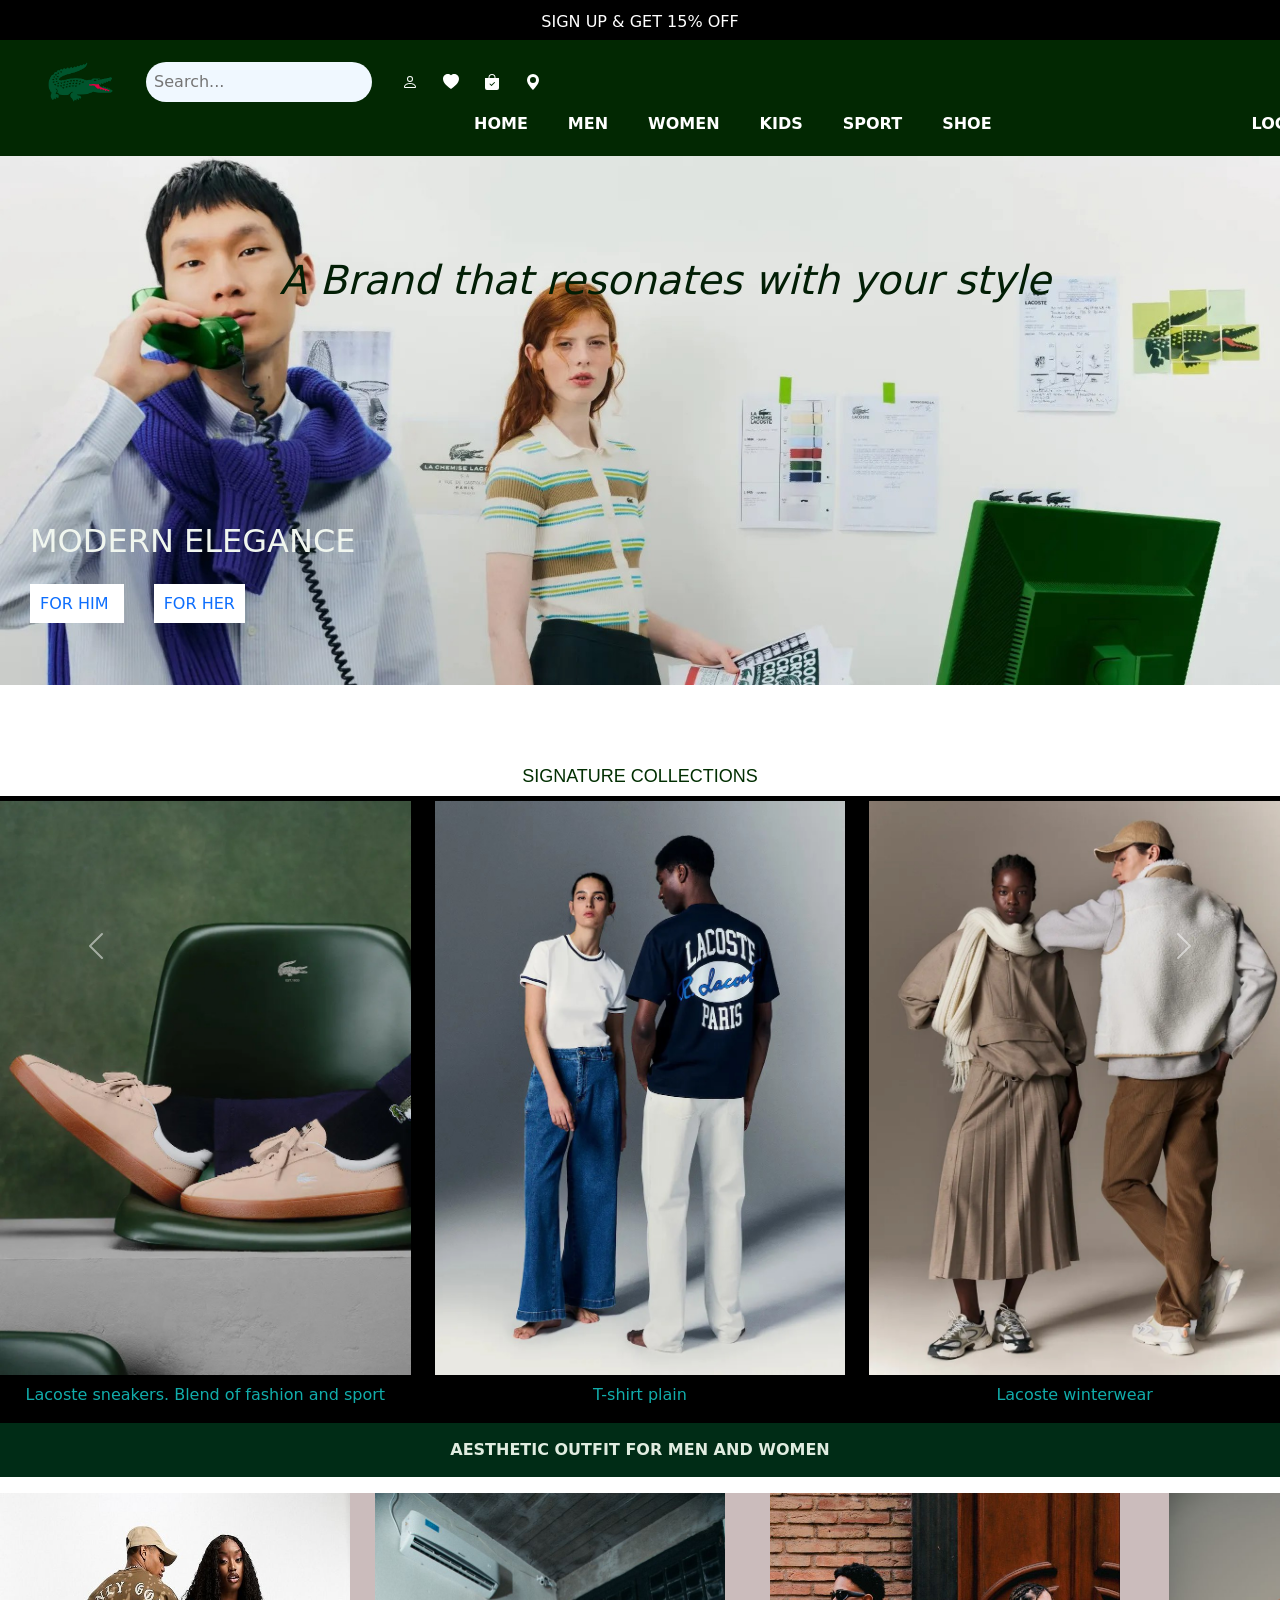
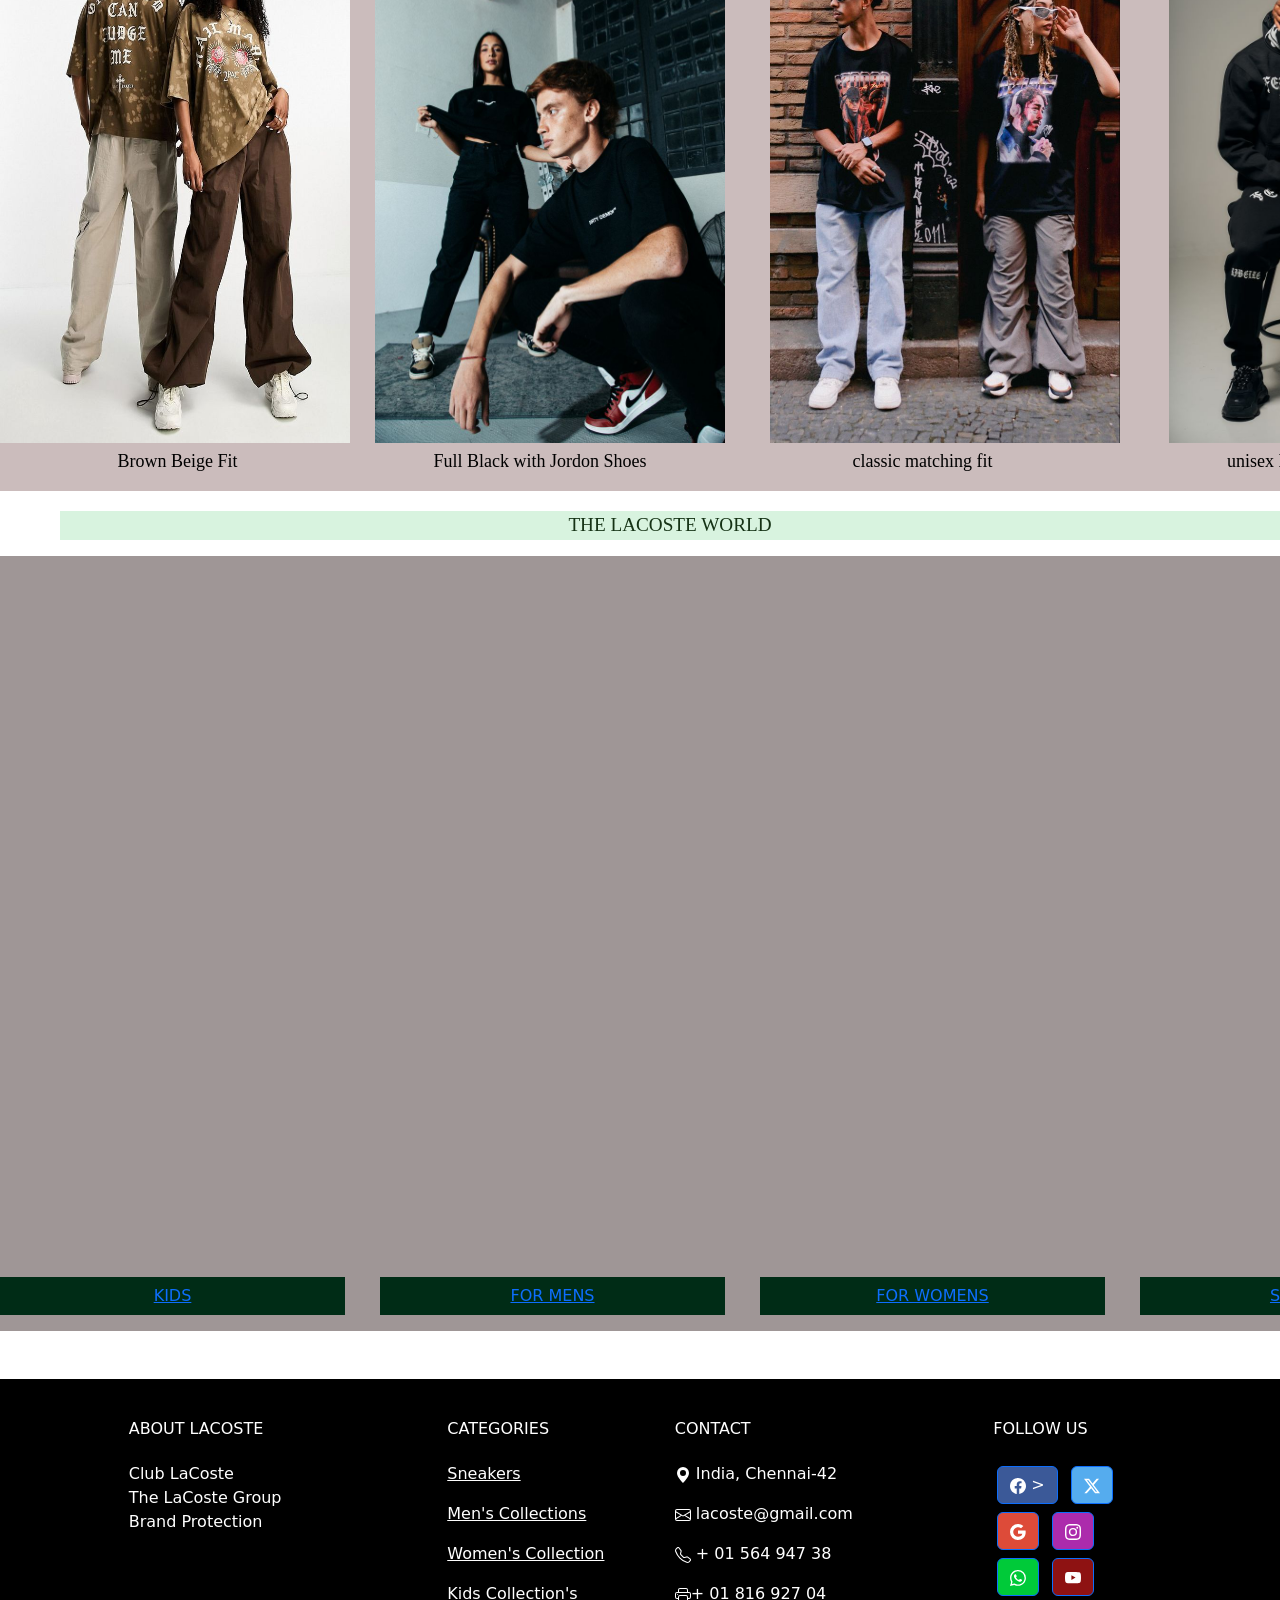
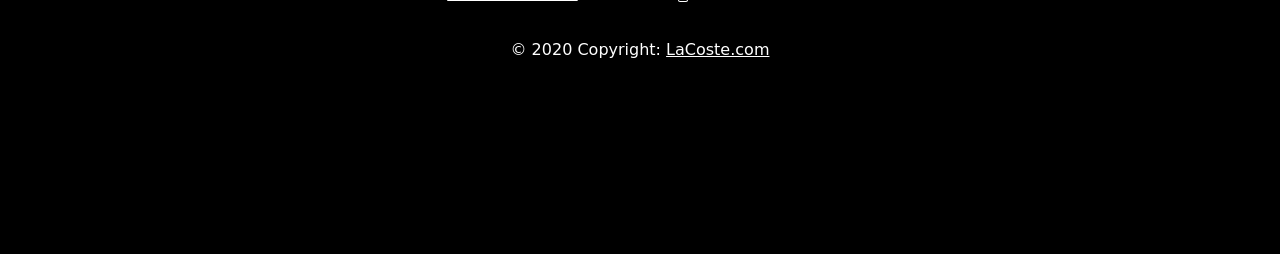
<file: index.html>
<!DOCTYPE html>
<html lang="en">
<head>
    <meta charset="UTF-8">
    <meta name="viewport" content="width=device-width, initial-scale=1.0">
    <title>Lacoste Clothing</title>
    <link rel="icon" href="img/Lacoste-Symbol.png">
    <link href="https://cdn.jsdelivr.net/npm/bootstrap@5.3.3/dist/css/bootstrap.min.css" rel="stylesheet" integrity="sha384-QWTKZyjpPEjISv5WaRU9OFeRpok6YctnYmDr5pNlyT2bRjXh0JMhjY6hW+ALEwIH" crossorigin="anonymous">
    <script src="https://cdn.jsdelivr.net/npm/bootstrap@5.3.3/dist/js/bootstrap.bundle.min.js" integrity="sha384-YvpcrYf0tY3lHB60NNkmXc5s9fDVZLESaAA55NDzOxhy9GkcIdslK1eN7N6jIeHz" crossorigin="anonymous"></script>
    <link rel="stylesheet" href="style.css">
</head>
<body>
  <div class="sticky">
    <div class="slide">
    <div id="tr" class="carousel slide" data-bs-ride="carousel" style="transition: 0.1s;">
        <div class="carousel-inner">
          <div class="carousel-item active">
            <p>SIGN UP & GET 15% OFF</p>
          </div>
          <div class="carousel-item">
            <p>FREE DELIVERY, RETURN & EXCHANGE</p>
          </div>
          <div class="carousel-item">
            <p>EXTRA 5% OFF ON PREPAID ORDERS</p>
          </div>
        </div>  
      </div>
    </div>
    <div class="navbar">
      <div class="navbar-top">
          <img src="img/Lacoste-Symbol.png" alt="Logo">
          <div class="search-bar">
              <input type="text" placeholder="Search...">
          </div>
          <div class="icons">
            <svg xmlns="http://www.w3.org/2000/svg" width="16" height="16" fill="currentColor" class="bi bi-person" viewBox="0 0 16 16">
              <path d="M8 8a3 3 0 1 0 0-6 3 3 0 0 0 0 6m2-3a2 2 0 1 1-4 0 2 2 0 0 1 4 0m4 8c0 1-1 1-1 1H3s-1 0-1-1 1-4 6-4 6 3 6 4m-1-.004c-.001-.246-.154-.986-.832-1.664C11.516 10.68 10.289 10 8 10s-3.516.68-4.168 1.332c-.678.678-.83 1.418-.832 1.664z"/>
            </svg>
            <svg xmlns="http://www.w3.org/2000/svg" width="16" height="16" fill="currentColor" class="bi bi-heart-fill" viewBox="0 0 16 16">
              <path fill-rule="evenodd" d="M8 1.314C12.438-3.248 23.534 4.735 8 15-7.534 4.736 3.562-3.248 8 1.314"/>
            </svg>
            <svg xmlns="http://www.w3.org/2000/svg |" width="16" height="16" fill="currentColor" class="bi bi-bag-check-fill" viewBox="0 0 16 16">
              <path fill-rule="evenodd" d="M10.5 3.5a2.5 2.5 0 0 0-5 0V4h5zm1 0V4H15v10a2 2 0 0 1-2 2H3a2 2 0 0 1-2-2V4h3.5v-.5a3.5 3.5 0 1 1 7 0m-.646 5.354a.5.5 0 0 0-.708-.708L7.5 10.793 6.354 9.646a.5.5 0 1 0-.708.708l1.5 1.5a.5.5 0 0 0 .708 0z"/>
            </svg>
            <svg xmlns="http://www.w3.org/2000/svg" width="16" height="16" fill="currentColor" class="bi bi-geo-alt-fill" viewBox="0 0 16 16">
              <path d="M8 16s6-5.686 6-10A6 6 0 0 0 2 6c0 4.314 6 10 6 10m0-7a3 3 0 1 1 0-6 3 3 0 0 1 0 6"/>
            </svg>
          </div>
      </div>
      <div class="navbar-bottom">
        <a href="index.html">Home</a>
        <a href="men.html">Men</a>
        <a href="women.html">Women</a>
        <a href="kids.html">Kids</a>
        <a href="sport.html">Sport</a>
        <a href="shoe.html">Shoe</a>
        <a href="login.html" style="padding-left: 240px;">Login/SignUp</a>
      </div>
  </div>
</div>
  <div class="banner">
    <div class="banner-top">
      <img src="img/banner.png" alt="banner">
    </div>
    <div class="words">
      <h1>A Brand that resonates with your style</h1>
      <h2>MODERN ELEGANCE</h2>
      <br>
      <p> <a href="men.html">FOR HIM </a></p>
      <p> <a href="women.html">FOR HER </a></p>
    </div>
  </div>
  <div class="collections">
    <div class="sign"><h1>SIGNATURE COLLECTIONS</h1></div>
  </div>
  <div id="imageCarousel" class="carousel slide" data-bs-ride="carousel">
    <div class="carousel-inner">
        <!-- Slide 1: First 3 Images -->
        <div class="carousel-item active">
            <div class="row">
                <div class="col-md-4">
                    <img src="img/0e4etram.png" class="d-block w-100" alt="Image 1">
                    <p class="text-center mt-2">Lacoste sneakers. Blend of fashion and sport</p>

                  </div>
                <div class="col-md-4">
                    <img src="img/2.png" class="d-block w-100" alt="Image 2">
                    <p class="text-center mt-2">T-shirt plain</p>

                </div>
                <div class="col-md-4">
                    <img src="img/ozcw8z5a.png" class="d-block w-100" alt="Image 3">
                    <p class="text-center mt-2">Lacoste winterwear</p>

                </div>
            </div>
        </div>
        <!-- Slide 2: Next 3 Images -->
        <div class="carousel-item">
            <div class="row">
                <div class="col-md-4">
                    <img src="img/pexels-photo-4355702.jpeg"style="height: 688px;" class="d-block w-100" alt="Image 4">
                    <p class="text-center mt-2">Blue top for womens</p>

                </div>
                <div class="col-md-4">
                    <img src="img/biuc0vyi.png" class="d-block w-100" alt="Image 5">
                    <p class="text-center mt-2">Mens Polo Tshirt</p>

                </div>
                <div class="col-md-4">
                    <img src="img/BLACKJA.jpeg" style="height: 688px;" class="d-block w-100" alt="Image 6">
                    <p class="text-center mt-2">Black Jacket</p>
                </div>
            </div>
        </div>
    </div>

    <!-- Controls -->
    <button class="carousel-control-prev" type="button" data-bs-target="#imageCarousel" data-bs-slide="prev">
      <span class="carousel-control-prev-icon" aria-hidden="true"></span>
      <span class="visually-hidden">Previous</span>
  </button>
  <button class="carousel-control-next" type="button" data-bs-target="#imageCarousel" data-bs-slide="next">
      <span class="carousel-control-next-icon" aria-hidden="true"></span>
      <span class="visually-hidden">Next</span>
  </button>
  <div class="content">
    <div class="names">
      <p><b>AESTHETIC OUTFIT FOR MEN AND WOMEN</b></p>
    </div>
  </div>
  <div class="la">
    <div class="img">
      <img src="img/ASOS DESIGN unisex oversized T-shirt with Tupac prints in bleached brown.jpeg" alt="">
      <p>Brown Beige Fit</p>
    </div>
    <div class="img2">
      <img src="img/BASICS™ x DIRTY DEMON™.jpeg" alt="">
      <p>Full Black with Jordon Shoes</p>
    </div>
    <div class="img3">
      <img src="img/download.jpeg" alt="">
      <p>classic matching fit</p>
    </div>
    <div class="img4">
      <img src="img/Editorial Style Photography, Fashion Clothing Brand Modeling Poses Streetstyle Photography.jpeg" alt="">
      <p>unisex Matching Hoodies</p>
    </div>
  </div>
  
    <div class="one">
    
      <p>THE LACOSTE WORLD</p>
    </div>
    
<div class="shop">
  <div class="kids">
    <iframe src="https://assets.pinterest.com/ext/embed.html?id=849069336028787208" height="714" width="345" frameborder="0" scrolling="no" ></iframe>
    <p><a href="kids.html"> KIDS</a></p>
  </div>
  <div class="men">
    <iframe src="https://assets.pinterest.com/ext/embed.html?id=1618549860157296" height="714" width="345" frameborder="0" scrolling="no" ></iframe>
    <p><a href="men.html">FOR MENS</a></p>

  </div>
  <div class="women">
    <iframe src="https://assets.pinterest.com/ext/embed.html?id=780882022922081650" height="714" width="345" frameborder="0" scrolling="no" ></iframe>
    <p><a href="women.html">FOR WOMENS</a></p>

  </div>
  <div class="shoes">
    <iframe src="https://assets.pinterest.com/ext/embed.html?id=1074882636042744745" height="714" width="345" frameborder="0" scrolling="no" ></iframe>
    <p><a href="shoe.html">SNEAKERS</a></p>
  </div>
</div>
<div class="last">
<div class="container my-5">
  <!-- Footer -->
  <footer
          class="text-center text-lg-start text-white"
          style="background-color: black"
        
          >
    <!-- Grid container -->
    <div class="container p-4 pb-0">
      <!-- Section: Links -->
      <section class="">
        <!--Grid row-->
        <div class="row">
          <!-- Grid column -->
          <div class="col-md-3 col-lg-3 col-xl-3 mx-auto mt-3">
            <h6 class="text-uppercase mb-4 font-weight-bold">
              About LaCoste
            </h6>
            <p>
              Club LaCoste <br>     
              The LaCoste Group<br>
              Brand Protection
            </p>
          </div>
          <hr class="w-100 clearfix d-md-none" />
          <div class="col-md-2 col-lg-2 col-xl-2 mx-auto mt-3">
            <h6 class="text-uppercase mb-4 font-weight-bold">Categories</h6>
            <p>
              <a class="text-white">Sneakers</a>
            </p>
            <p>
              <a class="text-white">Men's Collections</a>
            </p>
            <p>
              <a class="text-white">Women's Collection</a>
            </p>
            <p>
              <a class="text-white">Kids Collection's</a>
            </p>
          </div>
          <hr class="w-100 clearfix d-md-none" />
          <hr class="w-100 clearfix d-md-none" />
          <div class="col-md-4 col-lg-3 col-xl-3 mx-auto mt-3">
            <h6 class="text-uppercase mb-4 font-weight-bold">Contact</h6>
            <p><svg xmlns="http://www.w3.org/2000/svg" width="16" height="16" fill="currentColor" class="bi bi-geo-alt-fill" viewBox="0 0 16 16">
              <path d="M8 16s6-5.686 6-10A6 6 0 0 0 2 6c0 4.314 6 10 6 10m0-7a3 3 0 1 1 0-6 3 3 0 0 1 0 6"/>
            </svg> India, Chennai-42</p>
            <p><svg xmlns="http://www.w3.org/2000/svg" width="16" height="16" fill="currentColor" class="bi bi-envelope" viewBox="0 0 16 16">
              <path d="M0 4a2 2 0 0 1 2-2h12a2 2 0 0 1 2 2v8a2 2 0 0 1-2 2H2a2 2 0 0 1-2-2zm2-1a1 1 0 0 0-1 1v.217l7 4.2 7-4.2V4a1 1 0 0 0-1-1zm13 2.383-4.708 2.825L15 11.105zm-.034 6.876-5.64-3.471L8 9.583l-1.326-.795-5.64 3.47A1 1 0 0 0 2 13h12a1 1 0 0 0 .966-.741M1 11.105l4.708-2.897L1 5.383z"/>
            </svg> lacoste@gmail.com</p>
            <p><svg xmlns="http://www.w3.org/2000/svg" width="16" height="16" fill="currentColor" class="bi bi-telephone" viewBox="0 0 16 16">
              <path d="M3.654 1.328a.678.678 0 0 0-1.015-.063L1.605 2.3c-.483.484-.661 1.169-.45 1.77a17.6 17.6 0 0 0 4.168 6.608 17.6 17.6 0 0 0 6.608 4.168c.601.211 1.286.033 1.77-.45l1.034-1.034a.678.678 0 0 0-.063-1.015l-2.307-1.794a.68.68 0 0 0-.58-.122l-2.19.547a1.75 1.75 0 0 1-1.657-.459L5.482 8.062a1.75 1.75 0 0 1-.46-1.657l.548-2.19a.68.68 0 0 0-.122-.58zM1.884.511a1.745 1.745 0 0 1 2.612.163L6.29 2.98c.329.423.445.974.315 1.494l-.547 2.19a.68.68 0 0 0 .178.643l2.457 2.457a.68.68 0 0 0 .644.178l2.189-.547a1.75 1.75 0 0 1 1.494.315l2.306 1.794c.829.645.905 1.87.163 2.611l-1.034 1.034c-.74.74-1.846 1.065-2.877.702a18.6 18.6 0 0 1-7.01-4.42 18.6 18.6 0 0 1-4.42-7.009c-.362-1.03-.037-2.137.703-2.877z"/>
            </svg> + 01 564 947 38</p>
            <p><svg xmlns="http://www.w3.org/2000/svg" width="16" height="16" fill="currentColor" class="bi bi-printer" viewBox="0 0 16 16">
              <path d="M2.5 8a.5.5 0 1 0 0-1 .5.5 0 0 0 0 1"/>
              <path d="M5 1a2 2 0 0 0-2 2v2H2a2 2 0 0 0-2 2v3a2 2 0 0 0 2 2h1v1a2 2 0 0 0 2 2h6a2 2 0 0 0 2-2v-1h1a2 2 0 0 0 2-2V7a2 2 0 0 0-2-2h-1V3a2 2 0 0 0-2-2zM4 3a1 1 0 0 1 1-1h6a1 1 0 0 1 1 1v2H4zm1 5a2 2 0 0 0-2 2v1H2a1 1 0 0 1-1-1V7a1 1 0 0 1 1-1h12a1 1 0 0 1 1 1v3a1 1 0 0 1-1 1h-1v-1a2 2 0 0 0-2-2zm7 2v3a1 1 0 0 1-1 1H5a1 1 0 0 1-1-1v-3a1 1 0 0 1 1-1h6a1 1 0 0 1 1 1"/>
            </svg>+ 01 816 927 04</p>
          </div>
          <div class="col-md-3 col-lg-2 col-xl-2 mx-auto mt-3">
            <h6 class="text-uppercase mb-4 font-weight-bold">Follow us</h6>
            <!-- Facebook -->
            <a
               class="btn btn-primary btn-floating m-1"
               style="background-color: #3b5998"
               href="#!"
               role="button"
               ><svg xmlns="http://www.w3.org/2000/svg" width="16" height="16" fill="currentColor" class="bi bi-facebook" viewBox="0 0 16 16">
                <path d="M16 8.049c0-4.446-3.582-8.05-8-8.05C3.58 0-.002 3.603-.002 8.05c0 4.017 2.926 7.347 6.75 7.951v-5.625h-2.03V8.05H6.75V6.275c0-2.017 1.195-3.131 3.022-3.131.876 0 1.791.157 1.791.157v1.98h-1.009c-.993 0-1.303.621-1.303 1.258v1.51h2.218l-.354 2.326H9.25V16c3.824-.604 6.75-3.934 6.75-7.951"/>
              </svg>
              ></a>
            <!-- Twitter -->
            <a
               class="btn btn-primary btn-floating m-1"
               style="background-color: #55acee"
               href="#!"
               role="button"
               ><svg xmlns="http://www.w3.org/2000/svg" width="16" height="16" fill="currentColor" class="bi bi-twitter-x" viewBox="0 0 16 16">
                <path d="M12.6.75h2.454l-5.36 6.142L16 15.25h-4.937l-3.867-5.07-4.425 5.07H.316l5.733-6.57L0 .75h5.063l3.495 4.633L12.601.75Zm-.86 13.028h1.36L4.323 2.145H2.865z"/>
              </svg>
              </a>

            <!-- Google -->
            <a
               class="btn btn-primary btn-floating m-1"
               style="background-color: #dd4b39"
               href="#!"
               role="button"
               ><svg xmlns="http://www.w3.org/2000/svg" width="16" height="16" fill="currentColor" class="bi bi-google" viewBox="0 0 16 16">
                <path d="M15.545 6.558a9.4 9.4 0 0 1 .139 1.626c0 2.434-.87 4.492-2.384 5.885h.002C11.978 15.292 10.158 16 8 16A8 8 0 1 1 8 0a7.7 7.7 0 0 1 5.352 2.082l-2.284 2.284A4.35 4.35 0 0 0 8 3.166c-2.087 0-3.86 1.408-4.492 3.304a4.8 4.8 0 0 0 0 3.063h.003c.635 1.893 2.405 3.301 4.492 3.301 1.078 0 2.004-.276 2.722-.764h-.003a3.7 3.7 0 0 0 1.599-2.431H8v-3.08z"/>
              </svg>
              </a>

            <!-- Instagram -->
            <a
               class="btn btn-primary btn-floating m-1"
               style="background-color: #ac2bac"
               href="#!"
               role="button"
               ><svg xmlns="http://www.w3.org/2000/svg" width="16" height="16" fill="currentColor" class="bi bi-instagram" viewBox="0 0 16 16">
                <path d="M8 0C5.829 0 5.556.01 4.703.048 3.85.088 3.269.222 2.76.42a3.9 3.9 0 0 0-1.417.923A3.9 3.9 0 0 0 .42 2.76C.222 3.268.087 3.85.048 4.7.01 5.555 0 5.827 0 8.001c0 2.172.01 2.444.048 3.297.04.852.174 1.433.372 1.942.205.526.478.972.923 1.417.444.445.89.719 1.416.923.51.198 1.09.333 1.942.372C5.555 15.99 5.827 16 8 16s2.444-.01 3.298-.048c.851-.04 1.434-.174 1.943-.372a3.9 3.9 0 0 0 1.416-.923c.445-.445.718-.891.923-1.417.197-.509.332-1.09.372-1.942C15.99 10.445 16 10.173 16 8s-.01-2.445-.048-3.299c-.04-.851-.175-1.433-.372-1.941a3.9 3.9 0 0 0-.923-1.417A3.9 3.9 0 0 0 13.24.42c-.51-.198-1.092-.333-1.943-.372C10.443.01 10.172 0 7.998 0zm-.717 1.442h.718c2.136 0 2.389.007 3.232.046.78.035 1.204.166 1.486.275.373.145.64.319.92.599s.453.546.598.92c.11.281.24.705.275 1.485.039.843.047 1.096.047 3.231s-.008 2.389-.047 3.232c-.035.78-.166 1.203-.275 1.485a2.5 2.5 0 0 1-.599.919c-.28.28-.546.453-.92.598-.28.11-.704.24-1.485.276-.843.038-1.096.047-3.232.047s-2.39-.009-3.233-.047c-.78-.036-1.203-.166-1.485-.276a2.5 2.5 0 0 1-.92-.598 2.5 2.5 0 0 1-.6-.92c-.109-.281-.24-.705-.275-1.485-.038-.843-.046-1.096-.046-3.233s.008-2.388.046-3.231c.036-.78.166-1.204.276-1.486.145-.373.319-.64.599-.92s.546-.453.92-.598c.282-.11.705-.24 1.485-.276.738-.034 1.024-.044 2.515-.045zm4.988 1.328a.96.96 0 1 0 0 1.92.96.96 0 0 0 0-1.92m-4.27 1.122a4.109 4.109 0 1 0 0 8.217 4.109 4.109 0 0 0 0-8.217m0 1.441a2.667 2.667 0 1 1 0 5.334 2.667 2.667 0 0 1 0-5.334"/>
              </svg></a>

            <!-- Whatsapp -->
            <a
               class="btn btn-primary btn-floating m-1"
               style="background-color: #00ca39"
               href="#!"
               role="button"
               ><svg xmlns="http://www.w3.org/2000/svg" width="16" height="16" fill="currentColor" class="bi bi-whatsapp" viewBox="0 0 16 16">
                <path d="M13.601 2.326A7.85 7.85 0 0 0 7.994 0C3.627 0 .068 3.558.064 7.926c0 1.399.366 2.76 1.057 3.965L0 16l4.204-1.102a7.9 7.9 0 0 0 3.79.965h.004c4.368 0 7.926-3.558 7.93-7.93A7.9 7.9 0 0 0 13.6 2.326zM7.994 14.521a6.6 6.6 0 0 1-3.356-.92l-.24-.144-2.494.654.666-2.433-.156-.251a6.56 6.56 0 0 1-1.007-3.505c0-3.626 2.957-6.584 6.591-6.584a6.56 6.56 0 0 1 4.66 1.931 6.56 6.56 0 0 1 1.928 4.66c-.004 3.639-2.961 6.592-6.592 6.592m3.615-4.934c-.197-.099-1.17-.578-1.353-.646-.182-.065-.315-.099-.445.099-.133.197-.513.646-.627.775-.114.133-.232.148-.43.05-.197-.1-.836-.308-1.592-.985-.59-.525-.985-1.175-1.103-1.372-.114-.198-.011-.304.088-.403.087-.088.197-.232.296-.346.1-.114.133-.198.198-.33.065-.134.034-.248-.015-.347-.05-.099-.445-1.076-.612-1.47-.16-.389-.323-.335-.445-.34-.114-.007-.247-.007-.38-.007a.73.73 0 0 0-.529.247c-.182.198-.691.677-.691 1.654s.71 1.916.81 2.049c.098.133 1.394 2.132 3.383 2.992.47.205.84.326 1.129.418.475.152.904.129 1.246.08.38-.058 1.171-.48 1.338-.943.164-.464.164-.86.114-.943-.049-.084-.182-.133-.38-.232"/>
              </svg></a>
            <!-- Youtube -->
            <a
               class="btn btn-primary btn-floating m-1"
               style="background-color: #8e1212"
               href="#!"
               role="button"
               ><svg xmlns="http://www.w3.org/2000/svg" width="16" height="16" fill="currentColor" class="bi bi-youtube" viewBox="0 0 16 16">
                <path d="M8.051 1.999h.089c.822.003 4.987.033 6.11.335a2.01 2.01 0 0 1 1.415 1.42c.101.38.172.883.22 1.402l.01.104.022.26.008.104c.065.914.073 1.77.074 1.957v.075c-.001.194-.01 1.108-.082 2.06l-.008.105-.009.104c-.05.572-.124 1.14-.235 1.558a2.01 2.01 0 0 1-1.415 1.42c-1.16.312-5.569.334-6.18.335h-.142c-.309 0-1.587-.006-2.927-.052l-.17-.006-.087-.004-.171-.007-.171-.007c-1.11-.049-2.167-.128-2.654-.26a2.01 2.01 0 0 1-1.415-1.419c-.111-.417-.185-.986-.235-1.558L.09 9.82l-.008-.104A31 31 0 0 1 0 7.68v-.123c.002-.215.01-.958.064-1.778l.007-.103.003-.052.008-.104.022-.26.01-.104c.048-.519.119-1.023.22-1.402a2.01 2.01 0 0 1 1.415-1.42c.487-.13 1.544-.21 2.654-.26l.17-.007.172-.006.086-.003.171-.007A100 100 0 0 1 7.858 2zM6.4 5.209v4.818l4.157-2.408z"/>
              </svg></a>
          </div>
        </div>
        <!--Grid row-->
      </section>
      <!-- Section: Links -->
    </div>
    <!-- Grid container -->

    <div
         class="text-center p-3"
         style="background-color: rgba(0, 0, 0, 0.2)"
         >
      © 2020 Copyright:
      <a class="text-white" href="https://lacoste.com/"
         >LaCoste.com</a
        >
    </div>
  </footer>
</div>
</div>
</body>
</html>
</file>
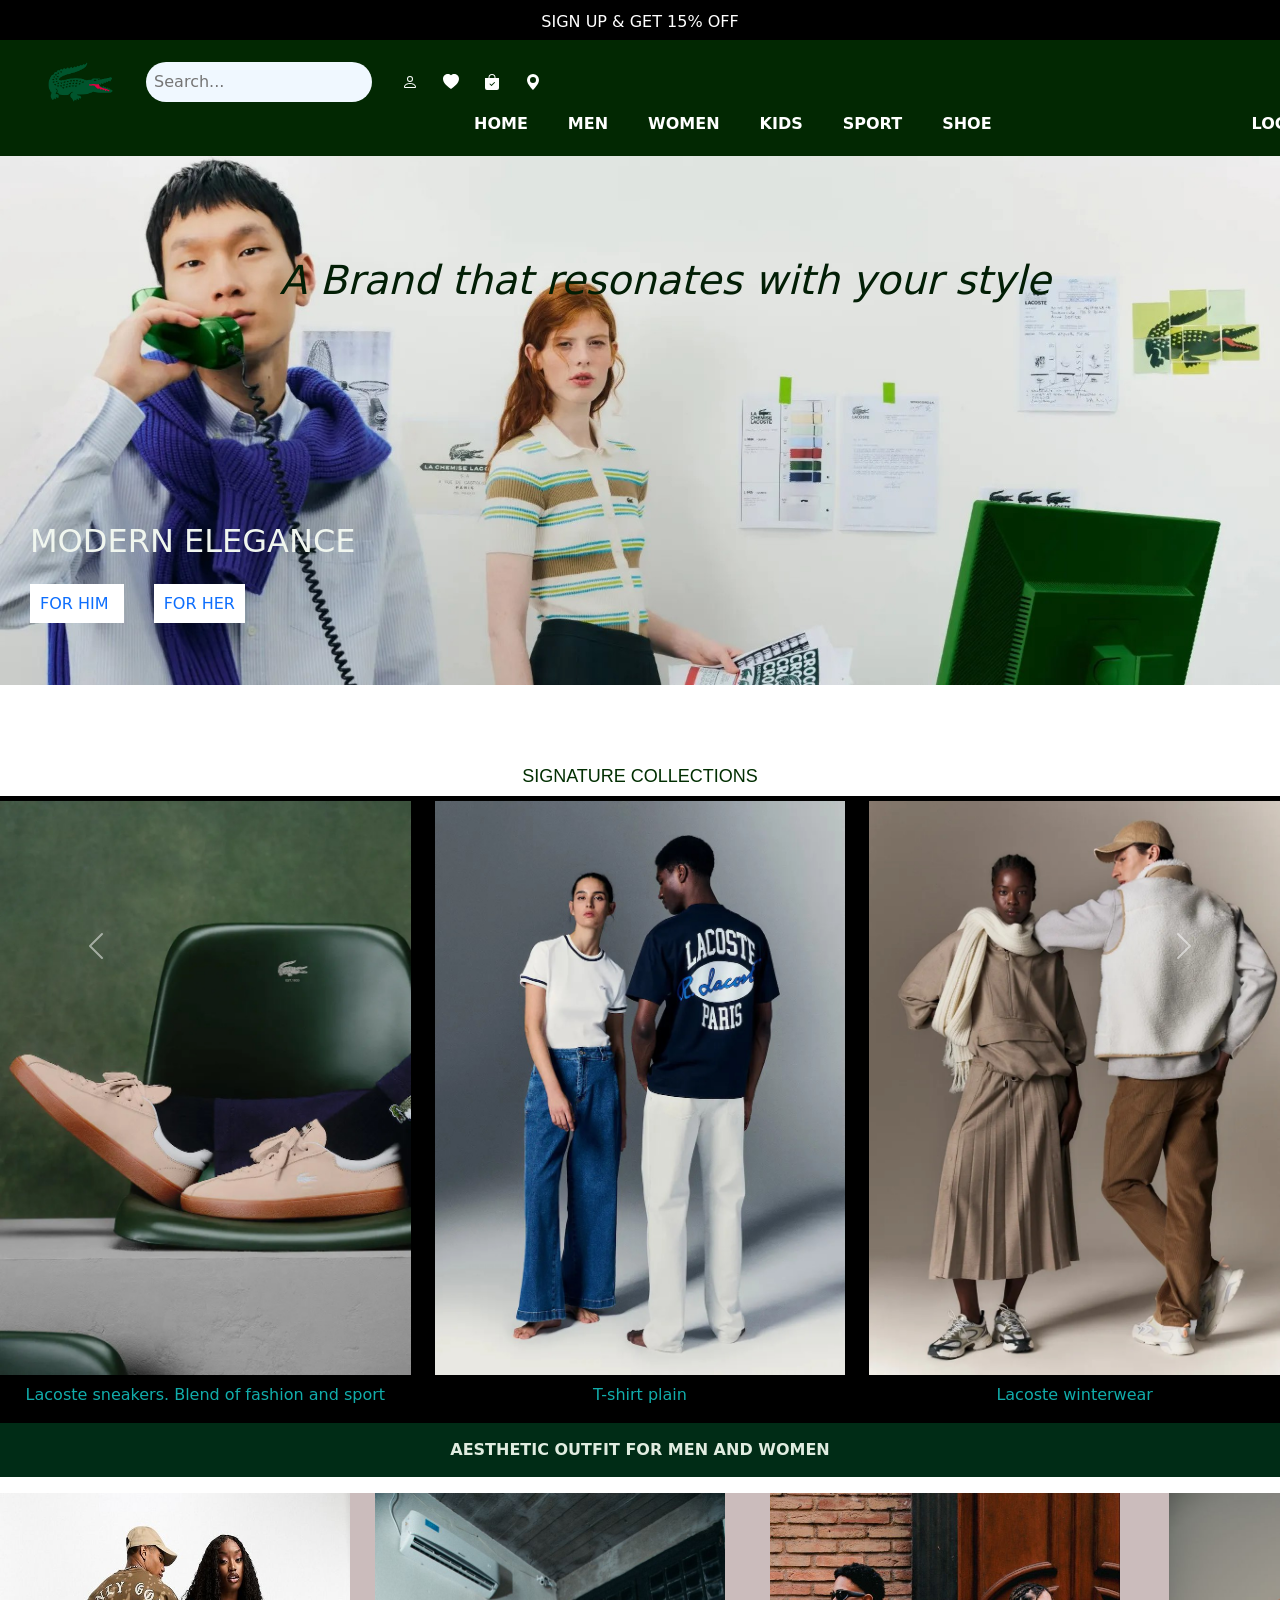
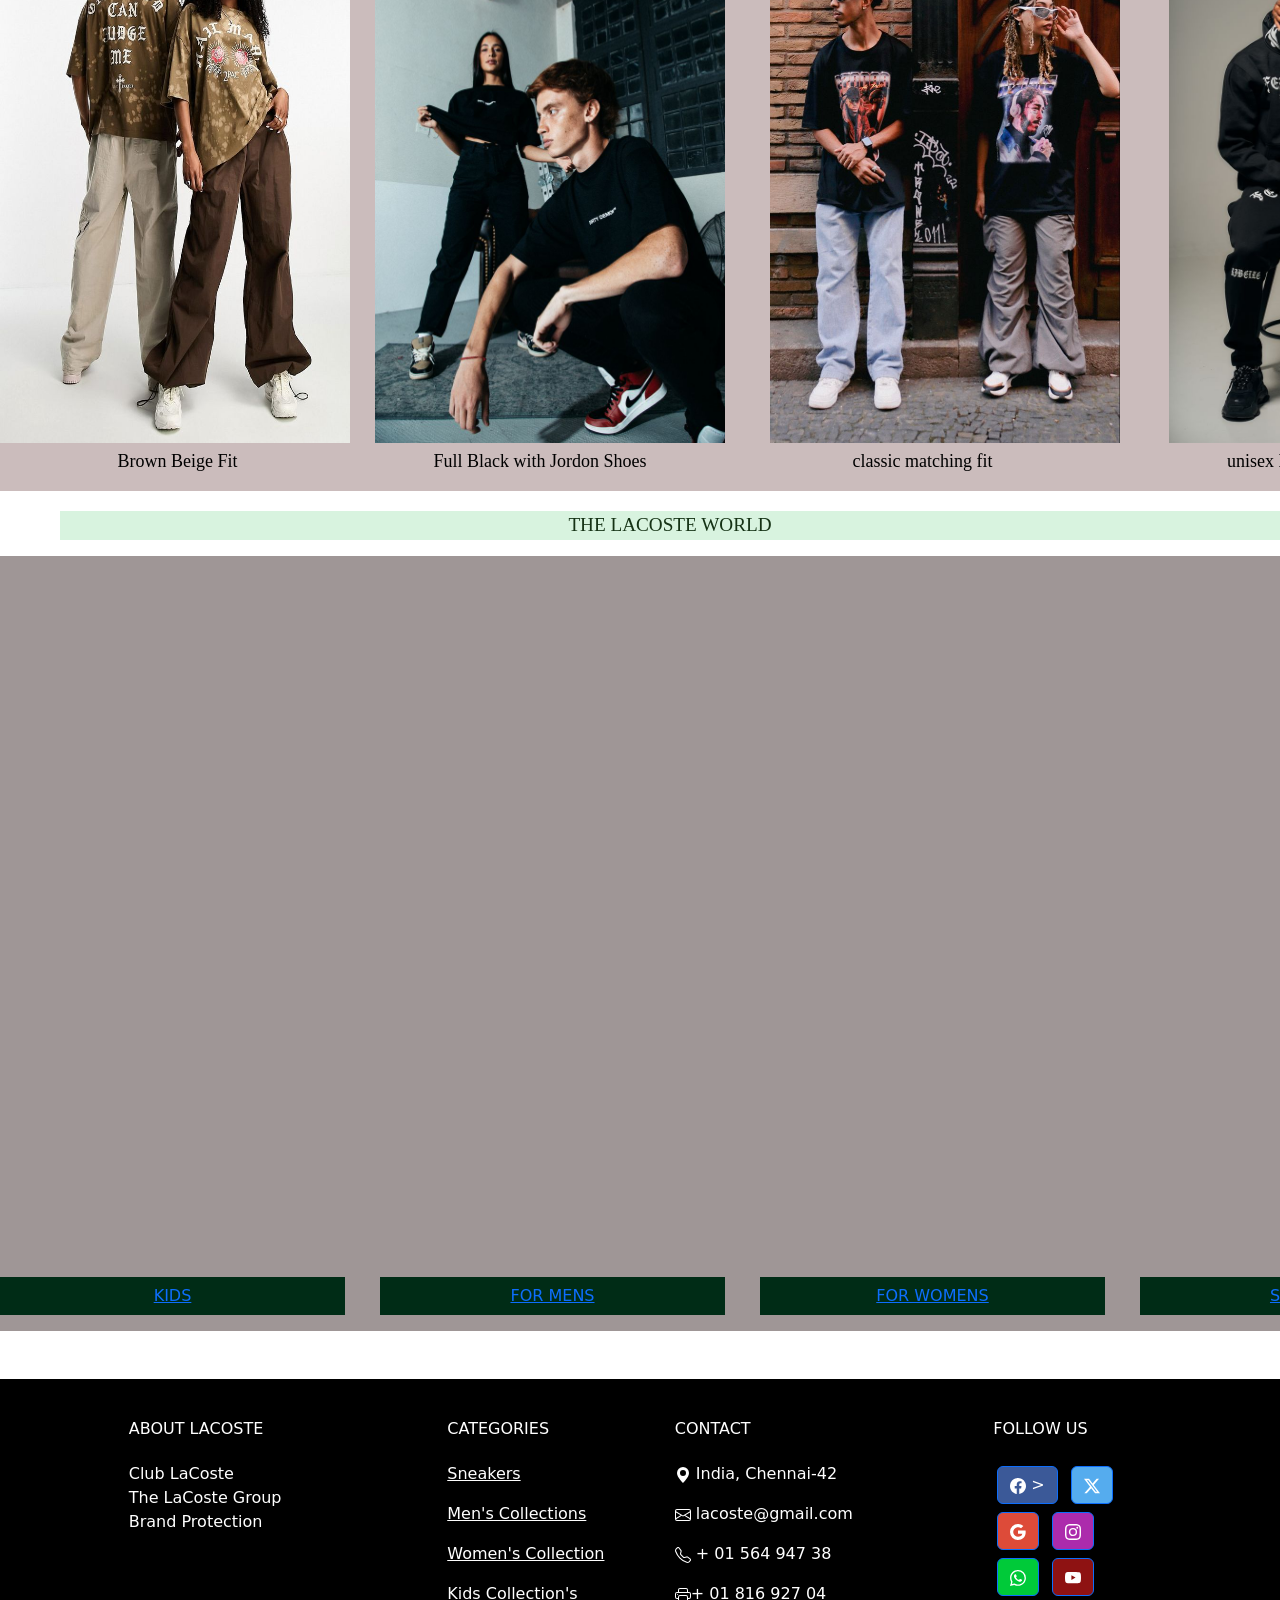
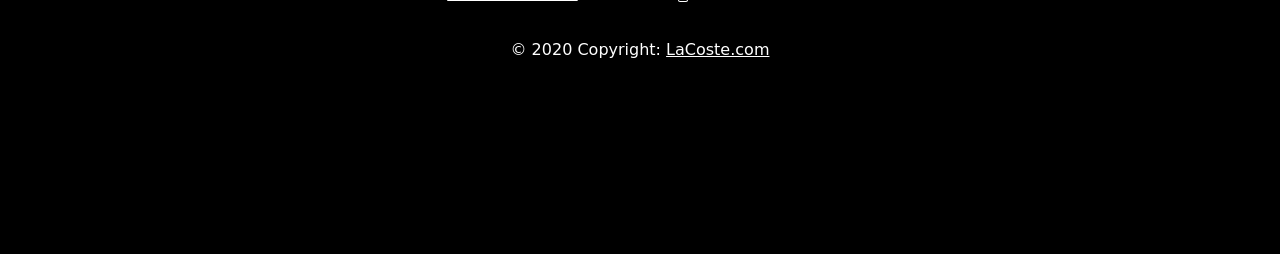
<file: home.html>
<!DOCTYPE html>
<html lang="en">
<head>
    <meta charset="UTF-8">
    <meta name="viewport" content="width=device-width, initial-scale=1.0">
    <title>Lacoste Clothing</title>
    <link rel="icon" href="img/Lacoste-Symbol.png">
    <link href="https://cdn.jsdelivr.net/npm/bootstrap@5.3.3/dist/css/bootstrap.min.css" rel="stylesheet" integrity="sha384-QWTKZyjpPEjISv5WaRU9OFeRpok6YctnYmDr5pNlyT2bRjXh0JMhjY6hW+ALEwIH" crossorigin="anonymous">
    <script src="https://cdn.jsdelivr.net/npm/bootstrap@5.3.3/dist/js/bootstrap.bundle.min.js" integrity="sha384-YvpcrYf0tY3lHB60NNkmXc5s9fDVZLESaAA55NDzOxhy9GkcIdslK1eN7N6jIeHz" crossorigin="anonymous"></script>
    <link rel="stylesheet" href="style.css">
</head>
<body>
  <div class="sticky">
    <div class="slide">
    <div id="tr" class="carousel slide" data-bs-ride="carousel" style="transition: 0.1s;">
        <div class="carousel-inner">
          <div class="carousel-item active">
            <p>SIGN UP & GET 15% OFF</p>
          </div>
          <div class="carousel-item">
            <p>FREE DELIVERY, RETURN & EXCHANGE</p>
          </div>
          <div class="carousel-item">
            <p>EXTRA 5% OFF ON PREPAID ORDERS</p>
          </div>
        </div>  
      </div>
    </div>
    <div class="navbar">
      <div class="navbar-top">
          <img src="img/Lacoste-Symbol.png" alt="Logo">
          <div class="search-bar">
              <input type="text" placeholder="Search...">
          </div>
          <div class="icons">
            <svg xmlns="http://www.w3.org/2000/svg" width="16" height="16" fill="currentColor" class="bi bi-person" viewBox="0 0 16 16">
              <path d="M8 8a3 3 0 1 0 0-6 3 3 0 0 0 0 6m2-3a2 2 0 1 1-4 0 2 2 0 0 1 4 0m4 8c0 1-1 1-1 1H3s-1 0-1-1 1-4 6-4 6 3 6 4m-1-.004c-.001-.246-.154-.986-.832-1.664C11.516 10.68 10.289 10 8 10s-3.516.68-4.168 1.332c-.678.678-.83 1.418-.832 1.664z"/>
            </svg>
            <svg xmlns="http://www.w3.org/2000/svg" width="16" height="16" fill="currentColor" class="bi bi-heart-fill" viewBox="0 0 16 16">
              <path fill-rule="evenodd" d="M8 1.314C12.438-3.248 23.534 4.735 8 15-7.534 4.736 3.562-3.248 8 1.314"/>
            </svg>
            <svg xmlns="http://www.w3.org/2000/svg |" width="16" height="16" fill="currentColor" class="bi bi-bag-check-fill" viewBox="0 0 16 16">
              <path fill-rule="evenodd" d="M10.5 3.5a2.5 2.5 0 0 0-5 0V4h5zm1 0V4H15v10a2 2 0 0 1-2 2H3a2 2 0 0 1-2-2V4h3.5v-.5a3.5 3.5 0 1 1 7 0m-.646 5.354a.5.5 0 0 0-.708-.708L7.5 10.793 6.354 9.646a.5.5 0 1 0-.708.708l1.5 1.5a.5.5 0 0 0 .708 0z"/>
            </svg>
            <svg xmlns="http://www.w3.org/2000/svg" width="16" height="16" fill="currentColor" class="bi bi-geo-alt-fill" viewBox="0 0 16 16">
              <path d="M8 16s6-5.686 6-10A6 6 0 0 0 2 6c0 4.314 6 10 6 10m0-7a3 3 0 1 1 0-6 3 3 0 0 1 0 6"/>
            </svg>
          </div>
      </div>
      <div class="navbar-bottom">
        <a href="home.html">Home</a>
        <a href="men.html">Men</a>
        <a href="WOMEN.html">Women</a>
        <a href="kids.html">Kids</a>
        <a href="sport.html">Sport</a>
        <a href="shoe.html">Shoe</a>
        <a href="login.html" style="padding-left: 240px;">Login/SignUp</a>
      </div>
  </div>
</div>
  <div class="banner">
    <div class="banner-top">
      <img src="img/banner.png" alt="banner">
    </div>
    <div class="words">
      <h1>A Brand that resonates with your style</h1>
      <h2>MODERN ELEGANCE</h2>
      <br>
      <p> <a href="men.html">FOR HIM </a></p>
      <p> <a href="women.html">FOR HER </a></p>
    </div>
  </div>
  <div class="collections">
    <div class="sign"><h1>SIGNATURE COLLECTIONS</h1></div>
  </div>
  <div id="imageCarousel" class="carousel slide" data-bs-ride="carousel">
    <div class="carousel-inner">
        <!-- Slide 1: First 3 Images -->
        <div class="carousel-item active">
            <div class="row">
                <div class="col-md-4">
                    <img src="img/0e4etram.png" class="d-block w-100" alt="Image 1">
                    <p class="text-center mt-2">Lacoste sneakers. Blend of fashion and sport</p>

                  </div>
                <div class="col-md-4">
                    <img src="img/2.png" class="d-block w-100" alt="Image 2">
                    <p class="text-center mt-2">T-shirt plain</p>

                </div>
                <div class="col-md-4">
                    <img src="img/ozcw8z5a.png" class="d-block w-100" alt="Image 3">
                    <p class="text-center mt-2">Lacoste winterwear</p>

                </div>
            </div>
        </div>
        <!-- Slide 2: Next 3 Images -->
        <div class="carousel-item">
            <div class="row">
                <div class="col-md-4">
                    <img src="img/pexels-photo-4355702.jpeg"style="height: 688px;" class="d-block w-100" alt="Image 4">
                    <p class="text-center mt-2">Blue top for womens</p>

                </div>
                <div class="col-md-4">
                    <img src="img/biuc0vyi.png" class="d-block w-100" alt="Image 5">
                    <p class="text-center mt-2">Mens Polo Tshirt</p>

                </div>
                <div class="col-md-4">
                    <img src="img/BLACKJA.jpeg" style="height: 688px;" class="d-block w-100" alt="Image 6">
                    <p class="text-center mt-2">Black Jacket</p>
                </div>
            </div>
        </div>
    </div>

    <!-- Controls -->
    <button class="carousel-control-prev" type="button" data-bs-target="#imageCarousel" data-bs-slide="prev">
      <span class="carousel-control-prev-icon" aria-hidden="true"></span>
      <span class="visually-hidden">Previous</span>
  </button>
  <button class="carousel-control-next" type="button" data-bs-target="#imageCarousel" data-bs-slide="next">
      <span class="carousel-control-next-icon" aria-hidden="true"></span>
      <span class="visually-hidden">Next</span>
  </button>
  <div class="content">
    <div class="names">
      <p><b>AESTHETIC OUTFIT FOR MEN AND WOMEN</b></p>
    </div>
  </div>
  <div class="la">
    <div class="img">
      <img src="img/ASOS DESIGN unisex oversized T-shirt with Tupac prints in bleached brown.jpeg" alt="">
      <p>Brown Beige Fit</p>
    </div>
    <div class="img2">
      <img src="img/BASICS™ x DIRTY DEMON™.jpeg" alt="">
      <p>Full Black with Jordon Shoes</p>
    </div>
    <div class="img3">
      <img src="img/download.jpeg" alt="">
      <p>classic matching fit</p>
    </div>
    <div class="img4">
      <img src="img/Editorial Style Photography, Fashion Clothing Brand Modeling Poses Streetstyle Photography.jpeg" alt="">
      <p>unisex Matching Hoodies</p>
    </div>
  </div>
  
    <div class="one">
    
      <p>THE LACOSTE WORLD</p>
    </div>
    
<div class="shop">
  <div class="kids">
    <iframe src="https://assets.pinterest.com/ext/embed.html?id=849069336028787208" height="714" width="345" frameborder="0" scrolling="no" ></iframe>
    <p><a href="kids.html"> KIDS</a></p>
  </div>
  <div class="men">
    <iframe src="https://assets.pinterest.com/ext/embed.html?id=1618549860157296" height="714" width="345" frameborder="0" scrolling="no" ></iframe>
    <p><a href="men.html">FOR MENS</a></p>

  </div>
  <div class="women">
    <iframe src="https://assets.pinterest.com/ext/embed.html?id=780882022922081650" height="714" width="345" frameborder="0" scrolling="no" ></iframe>
    <p><a href="women.html">FOR WOMENS</a></p>

  </div>
  <div class="shoes">
    <iframe src="https://assets.pinterest.com/ext/embed.html?id=1074882636042744745" height="714" width="345" frameborder="0" scrolling="no" ></iframe>
    <p><a href="shoe.html">SNEAKERS</a></p>
  </div>
</div>
<div class="last">
<div class="container my-5">
  <!-- Footer -->
  <footer
          class="text-center text-lg-start text-white"
          style="background-color: black"
        
          >
    <!-- Grid container -->
    <div class="container p-4 pb-0">
      <!-- Section: Links -->
      <section class="">
        <!--Grid row-->
        <div class="row">
          <!-- Grid column -->
          <div class="col-md-3 col-lg-3 col-xl-3 mx-auto mt-3">
            <h6 class="text-uppercase mb-4 font-weight-bold">
              About LaCoste
            </h6>
            <p>
              Club LaCoste <br>     
              The LaCoste Group<br>
              Brand Protection
            </p>
          </div>
          <hr class="w-100 clearfix d-md-none" />
          <div class="col-md-2 col-lg-2 col-xl-2 mx-auto mt-3">
            <h6 class="text-uppercase mb-4 font-weight-bold">Categories</h6>
            <p>
              <a class="text-white">Sneakers</a>
            </p>
            <p>
              <a class="text-white">Men's Collections</a>
            </p>
            <p>
              <a class="text-white">Women's Collection</a>
            </p>
            <p>
              <a class="text-white">Kids Collection's</a>
            </p>
          </div>
          <hr class="w-100 clearfix d-md-none" />
          <hr class="w-100 clearfix d-md-none" />
          <div class="col-md-4 col-lg-3 col-xl-3 mx-auto mt-3">
            <h6 class="text-uppercase mb-4 font-weight-bold">Contact</h6>
            <p><svg xmlns="http://www.w3.org/2000/svg" width="16" height="16" fill="currentColor" class="bi bi-geo-alt-fill" viewBox="0 0 16 16">
              <path d="M8 16s6-5.686 6-10A6 6 0 0 0 2 6c0 4.314 6 10 6 10m0-7a3 3 0 1 1 0-6 3 3 0 0 1 0 6"/>
            </svg> India, Chennai-42</p>
            <p><svg xmlns="http://www.w3.org/2000/svg" width="16" height="16" fill="currentColor" class="bi bi-envelope" viewBox="0 0 16 16">
              <path d="M0 4a2 2 0 0 1 2-2h12a2 2 0 0 1 2 2v8a2 2 0 0 1-2 2H2a2 2 0 0 1-2-2zm2-1a1 1 0 0 0-1 1v.217l7 4.2 7-4.2V4a1 1 0 0 0-1-1zm13 2.383-4.708 2.825L15 11.105zm-.034 6.876-5.64-3.471L8 9.583l-1.326-.795-5.64 3.47A1 1 0 0 0 2 13h12a1 1 0 0 0 .966-.741M1 11.105l4.708-2.897L1 5.383z"/>
            </svg> lacoste@gmail.com</p>
            <p><svg xmlns="http://www.w3.org/2000/svg" width="16" height="16" fill="currentColor" class="bi bi-telephone" viewBox="0 0 16 16">
              <path d="M3.654 1.328a.678.678 0 0 0-1.015-.063L1.605 2.3c-.483.484-.661 1.169-.45 1.77a17.6 17.6 0 0 0 4.168 6.608 17.6 17.6 0 0 0 6.608 4.168c.601.211 1.286.033 1.77-.45l1.034-1.034a.678.678 0 0 0-.063-1.015l-2.307-1.794a.68.68 0 0 0-.58-.122l-2.19.547a1.75 1.75 0 0 1-1.657-.459L5.482 8.062a1.75 1.75 0 0 1-.46-1.657l.548-2.19a.68.68 0 0 0-.122-.58zM1.884.511a1.745 1.745 0 0 1 2.612.163L6.29 2.98c.329.423.445.974.315 1.494l-.547 2.19a.68.68 0 0 0 .178.643l2.457 2.457a.68.68 0 0 0 .644.178l2.189-.547a1.75 1.75 0 0 1 1.494.315l2.306 1.794c.829.645.905 1.87.163 2.611l-1.034 1.034c-.74.74-1.846 1.065-2.877.702a18.6 18.6 0 0 1-7.01-4.42 18.6 18.6 0 0 1-4.42-7.009c-.362-1.03-.037-2.137.703-2.877z"/>
            </svg> + 01 564 947 38</p>
            <p><svg xmlns="http://www.w3.org/2000/svg" width="16" height="16" fill="currentColor" class="bi bi-printer" viewBox="0 0 16 16">
              <path d="M2.5 8a.5.5 0 1 0 0-1 .5.5 0 0 0 0 1"/>
              <path d="M5 1a2 2 0 0 0-2 2v2H2a2 2 0 0 0-2 2v3a2 2 0 0 0 2 2h1v1a2 2 0 0 0 2 2h6a2 2 0 0 0 2-2v-1h1a2 2 0 0 0 2-2V7a2 2 0 0 0-2-2h-1V3a2 2 0 0 0-2-2zM4 3a1 1 0 0 1 1-1h6a1 1 0 0 1 1 1v2H4zm1 5a2 2 0 0 0-2 2v1H2a1 1 0 0 1-1-1V7a1 1 0 0 1 1-1h12a1 1 0 0 1 1 1v3a1 1 0 0 1-1 1h-1v-1a2 2 0 0 0-2-2zm7 2v3a1 1 0 0 1-1 1H5a1 1 0 0 1-1-1v-3a1 1 0 0 1 1-1h6a1 1 0 0 1 1 1"/>
            </svg>+ 01 816 927 04</p>
          </div>
          <div class="col-md-3 col-lg-2 col-xl-2 mx-auto mt-3">
            <h6 class="text-uppercase mb-4 font-weight-bold">Follow us</h6>
            <!-- Facebook -->
            <a
               class="btn btn-primary btn-floating m-1"
               style="background-color: #3b5998"
               href="#!"
               role="button"
               ><svg xmlns="http://www.w3.org/2000/svg" width="16" height="16" fill="currentColor" class="bi bi-facebook" viewBox="0 0 16 16">
                <path d="M16 8.049c0-4.446-3.582-8.05-8-8.05C3.58 0-.002 3.603-.002 8.05c0 4.017 2.926 7.347 6.75 7.951v-5.625h-2.03V8.05H6.75V6.275c0-2.017 1.195-3.131 3.022-3.131.876 0 1.791.157 1.791.157v1.98h-1.009c-.993 0-1.303.621-1.303 1.258v1.51h2.218l-.354 2.326H9.25V16c3.824-.604 6.75-3.934 6.75-7.951"/>
              </svg>
              ></a>
            <!-- Twitter -->
            <a
               class="btn btn-primary btn-floating m-1"
               style="background-color: #55acee"
               href="#!"
               role="button"
               ><svg xmlns="http://www.w3.org/2000/svg" width="16" height="16" fill="currentColor" class="bi bi-twitter-x" viewBox="0 0 16 16">
                <path d="M12.6.75h2.454l-5.36 6.142L16 15.25h-4.937l-3.867-5.07-4.425 5.07H.316l5.733-6.57L0 .75h5.063l3.495 4.633L12.601.75Zm-.86 13.028h1.36L4.323 2.145H2.865z"/>
              </svg>
              </a>

            <!-- Google -->
            <a
               class="btn btn-primary btn-floating m-1"
               style="background-color: #dd4b39"
               href="#!"
               role="button"
               ><svg xmlns="http://www.w3.org/2000/svg" width="16" height="16" fill="currentColor" class="bi bi-google" viewBox="0 0 16 16">
                <path d="M15.545 6.558a9.4 9.4 0 0 1 .139 1.626c0 2.434-.87 4.492-2.384 5.885h.002C11.978 15.292 10.158 16 8 16A8 8 0 1 1 8 0a7.7 7.7 0 0 1 5.352 2.082l-2.284 2.284A4.35 4.35 0 0 0 8 3.166c-2.087 0-3.86 1.408-4.492 3.304a4.8 4.8 0 0 0 0 3.063h.003c.635 1.893 2.405 3.301 4.492 3.301 1.078 0 2.004-.276 2.722-.764h-.003a3.7 3.7 0 0 0 1.599-2.431H8v-3.08z"/>
              </svg>
              </a>

            <!-- Instagram -->
            <a
               class="btn btn-primary btn-floating m-1"
               style="background-color: #ac2bac"
               href="#!"
               role="button"
               ><svg xmlns="http://www.w3.org/2000/svg" width="16" height="16" fill="currentColor" class="bi bi-instagram" viewBox="0 0 16 16">
                <path d="M8 0C5.829 0 5.556.01 4.703.048 3.85.088 3.269.222 2.76.42a3.9 3.9 0 0 0-1.417.923A3.9 3.9 0 0 0 .42 2.76C.222 3.268.087 3.85.048 4.7.01 5.555 0 5.827 0 8.001c0 2.172.01 2.444.048 3.297.04.852.174 1.433.372 1.942.205.526.478.972.923 1.417.444.445.89.719 1.416.923.51.198 1.09.333 1.942.372C5.555 15.99 5.827 16 8 16s2.444-.01 3.298-.048c.851-.04 1.434-.174 1.943-.372a3.9 3.9 0 0 0 1.416-.923c.445-.445.718-.891.923-1.417.197-.509.332-1.09.372-1.942C15.99 10.445 16 10.173 16 8s-.01-2.445-.048-3.299c-.04-.851-.175-1.433-.372-1.941a3.9 3.9 0 0 0-.923-1.417A3.9 3.9 0 0 0 13.24.42c-.51-.198-1.092-.333-1.943-.372C10.443.01 10.172 0 7.998 0zm-.717 1.442h.718c2.136 0 2.389.007 3.232.046.78.035 1.204.166 1.486.275.373.145.64.319.92.599s.453.546.598.92c.11.281.24.705.275 1.485.039.843.047 1.096.047 3.231s-.008 2.389-.047 3.232c-.035.78-.166 1.203-.275 1.485a2.5 2.5 0 0 1-.599.919c-.28.28-.546.453-.92.598-.28.11-.704.24-1.485.276-.843.038-1.096.047-3.232.047s-2.39-.009-3.233-.047c-.78-.036-1.203-.166-1.485-.276a2.5 2.5 0 0 1-.92-.598 2.5 2.5 0 0 1-.6-.92c-.109-.281-.24-.705-.275-1.485-.038-.843-.046-1.096-.046-3.233s.008-2.388.046-3.231c.036-.78.166-1.204.276-1.486.145-.373.319-.64.599-.92s.546-.453.92-.598c.282-.11.705-.24 1.485-.276.738-.034 1.024-.044 2.515-.045zm4.988 1.328a.96.96 0 1 0 0 1.92.96.96 0 0 0 0-1.92m-4.27 1.122a4.109 4.109 0 1 0 0 8.217 4.109 4.109 0 0 0 0-8.217m0 1.441a2.667 2.667 0 1 1 0 5.334 2.667 2.667 0 0 1 0-5.334"/>
              </svg></a>

            <!-- Whatsapp -->
            <a
               class="btn btn-primary btn-floating m-1"
               style="background-color: #00ca39"
               href="#!"
               role="button"
               ><svg xmlns="http://www.w3.org/2000/svg" width="16" height="16" fill="currentColor" class="bi bi-whatsapp" viewBox="0 0 16 16">
                <path d="M13.601 2.326A7.85 7.85 0 0 0 7.994 0C3.627 0 .068 3.558.064 7.926c0 1.399.366 2.76 1.057 3.965L0 16l4.204-1.102a7.9 7.9 0 0 0 3.79.965h.004c4.368 0 7.926-3.558 7.93-7.93A7.9 7.9 0 0 0 13.6 2.326zM7.994 14.521a6.6 6.6 0 0 1-3.356-.92l-.24-.144-2.494.654.666-2.433-.156-.251a6.56 6.56 0 0 1-1.007-3.505c0-3.626 2.957-6.584 6.591-6.584a6.56 6.56 0 0 1 4.66 1.931 6.56 6.56 0 0 1 1.928 4.66c-.004 3.639-2.961 6.592-6.592 6.592m3.615-4.934c-.197-.099-1.17-.578-1.353-.646-.182-.065-.315-.099-.445.099-.133.197-.513.646-.627.775-.114.133-.232.148-.43.05-.197-.1-.836-.308-1.592-.985-.59-.525-.985-1.175-1.103-1.372-.114-.198-.011-.304.088-.403.087-.088.197-.232.296-.346.1-.114.133-.198.198-.33.065-.134.034-.248-.015-.347-.05-.099-.445-1.076-.612-1.47-.16-.389-.323-.335-.445-.34-.114-.007-.247-.007-.38-.007a.73.73 0 0 0-.529.247c-.182.198-.691.677-.691 1.654s.71 1.916.81 2.049c.098.133 1.394 2.132 3.383 2.992.47.205.84.326 1.129.418.475.152.904.129 1.246.08.38-.058 1.171-.48 1.338-.943.164-.464.164-.86.114-.943-.049-.084-.182-.133-.38-.232"/>
              </svg></a>
            <!-- Youtube -->
            <a
               class="btn btn-primary btn-floating m-1"
               style="background-color: #8e1212"
               href="#!"
               role="button"
               ><svg xmlns="http://www.w3.org/2000/svg" width="16" height="16" fill="currentColor" class="bi bi-youtube" viewBox="0 0 16 16">
                <path d="M8.051 1.999h.089c.822.003 4.987.033 6.11.335a2.01 2.01 0 0 1 1.415 1.42c.101.38.172.883.22 1.402l.01.104.022.26.008.104c.065.914.073 1.77.074 1.957v.075c-.001.194-.01 1.108-.082 2.06l-.008.105-.009.104c-.05.572-.124 1.14-.235 1.558a2.01 2.01 0 0 1-1.415 1.42c-1.16.312-5.569.334-6.18.335h-.142c-.309 0-1.587-.006-2.927-.052l-.17-.006-.087-.004-.171-.007-.171-.007c-1.11-.049-2.167-.128-2.654-.26a2.01 2.01 0 0 1-1.415-1.419c-.111-.417-.185-.986-.235-1.558L.09 9.82l-.008-.104A31 31 0 0 1 0 7.68v-.123c.002-.215.01-.958.064-1.778l.007-.103.003-.052.008-.104.022-.26.01-.104c.048-.519.119-1.023.22-1.402a2.01 2.01 0 0 1 1.415-1.42c.487-.13 1.544-.21 2.654-.26l.17-.007.172-.006.086-.003.171-.007A100 100 0 0 1 7.858 2zM6.4 5.209v4.818l4.157-2.408z"/>
              </svg></a>
          </div>
        </div>
        <!--Grid row-->
      </section>
      <!-- Section: Links -->
    </div>
    <!-- Grid container -->

    <div
         class="text-center p-3"
         style="background-color: rgba(0, 0, 0, 0.2)"
         >
      © 2020 Copyright:
      <a class="text-white" href="https://lacoste.com/"
         >LaCoste.com</a
        >
    </div>
  </footer>
</div>
</div>
</body>
</html>
</file>
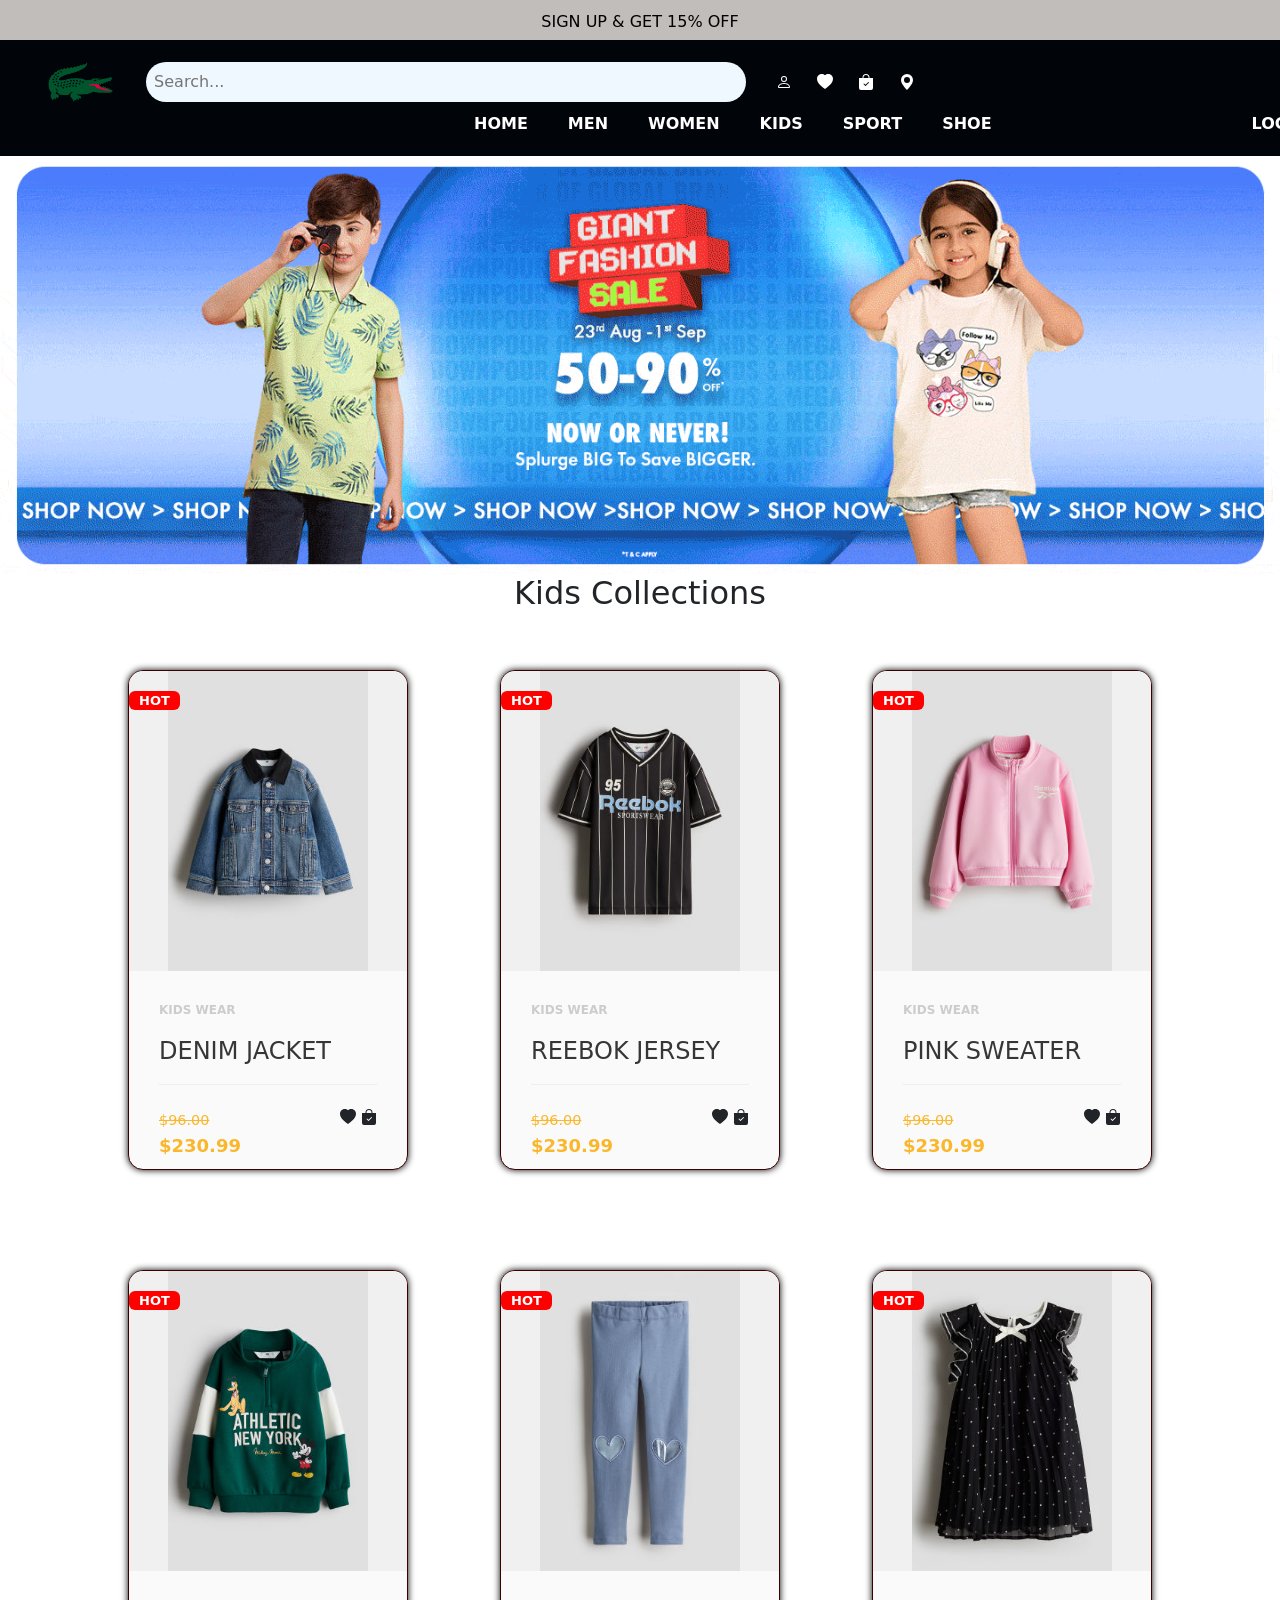
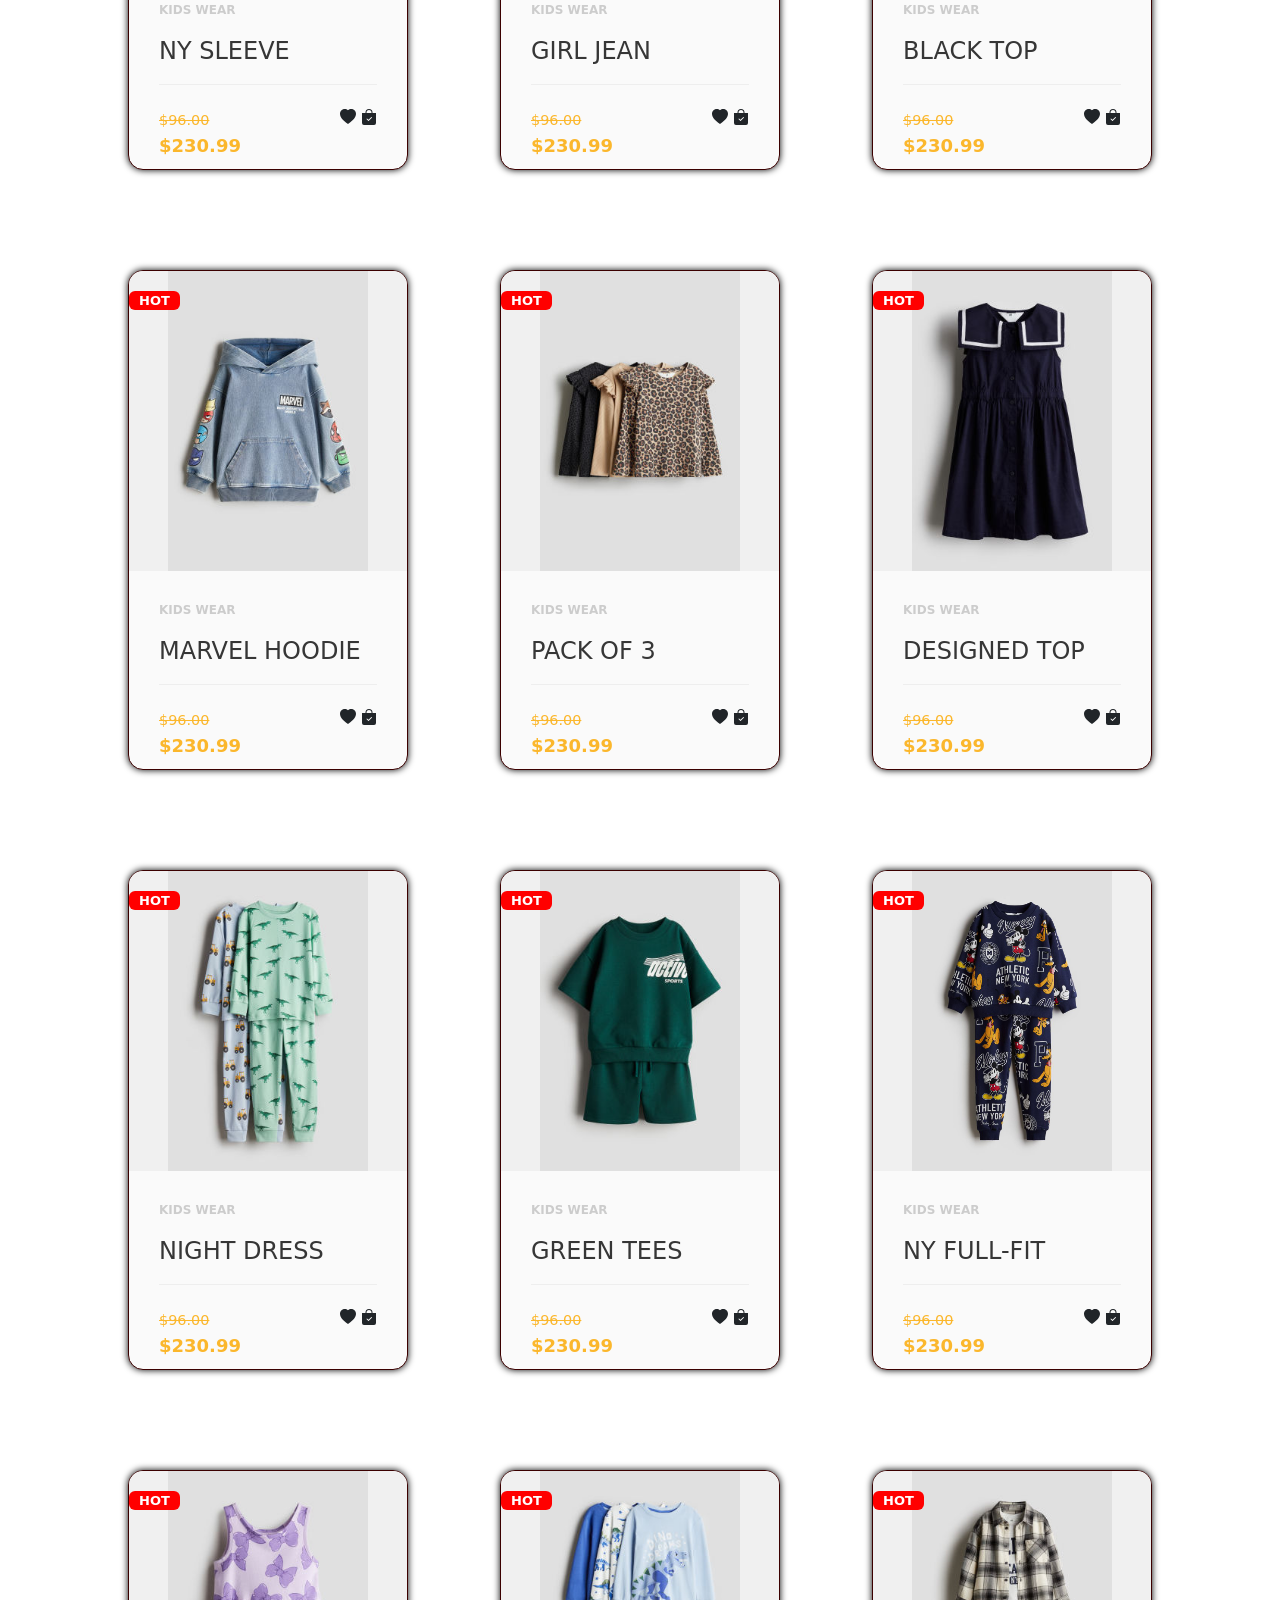
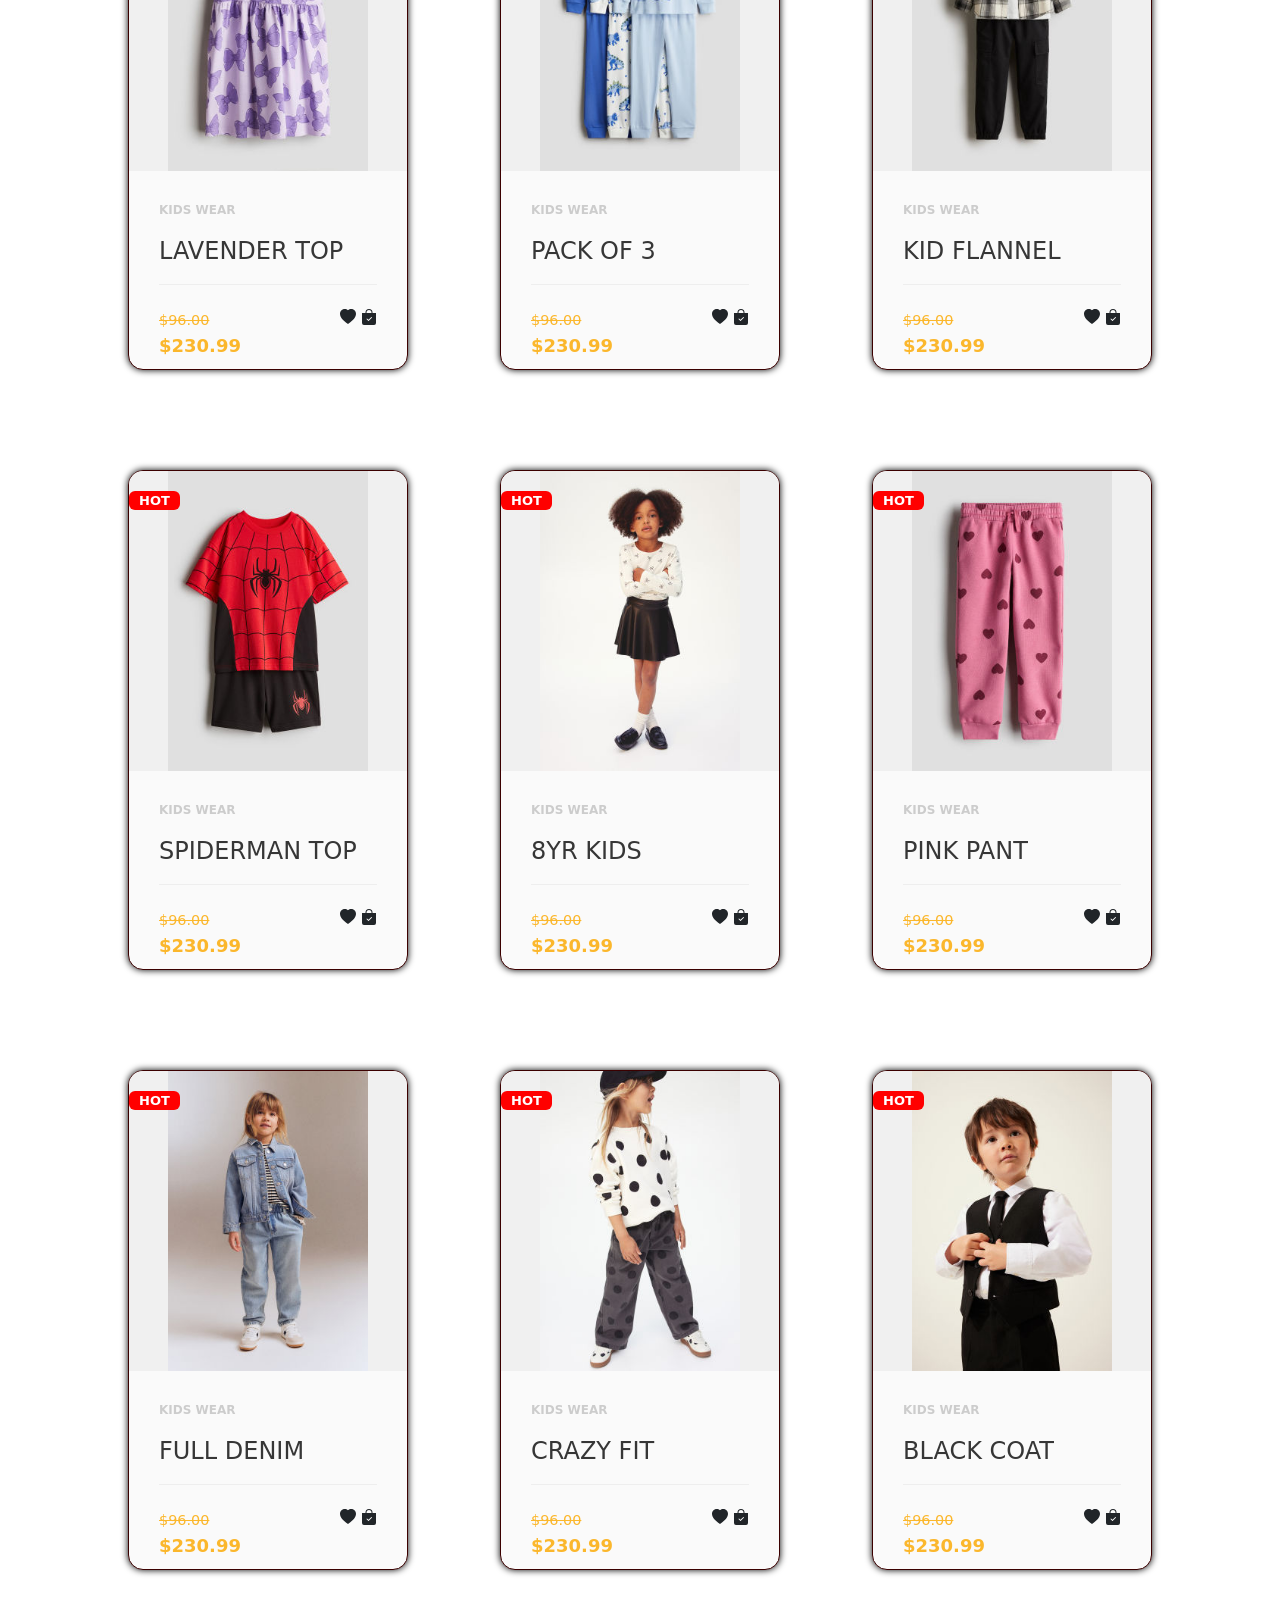
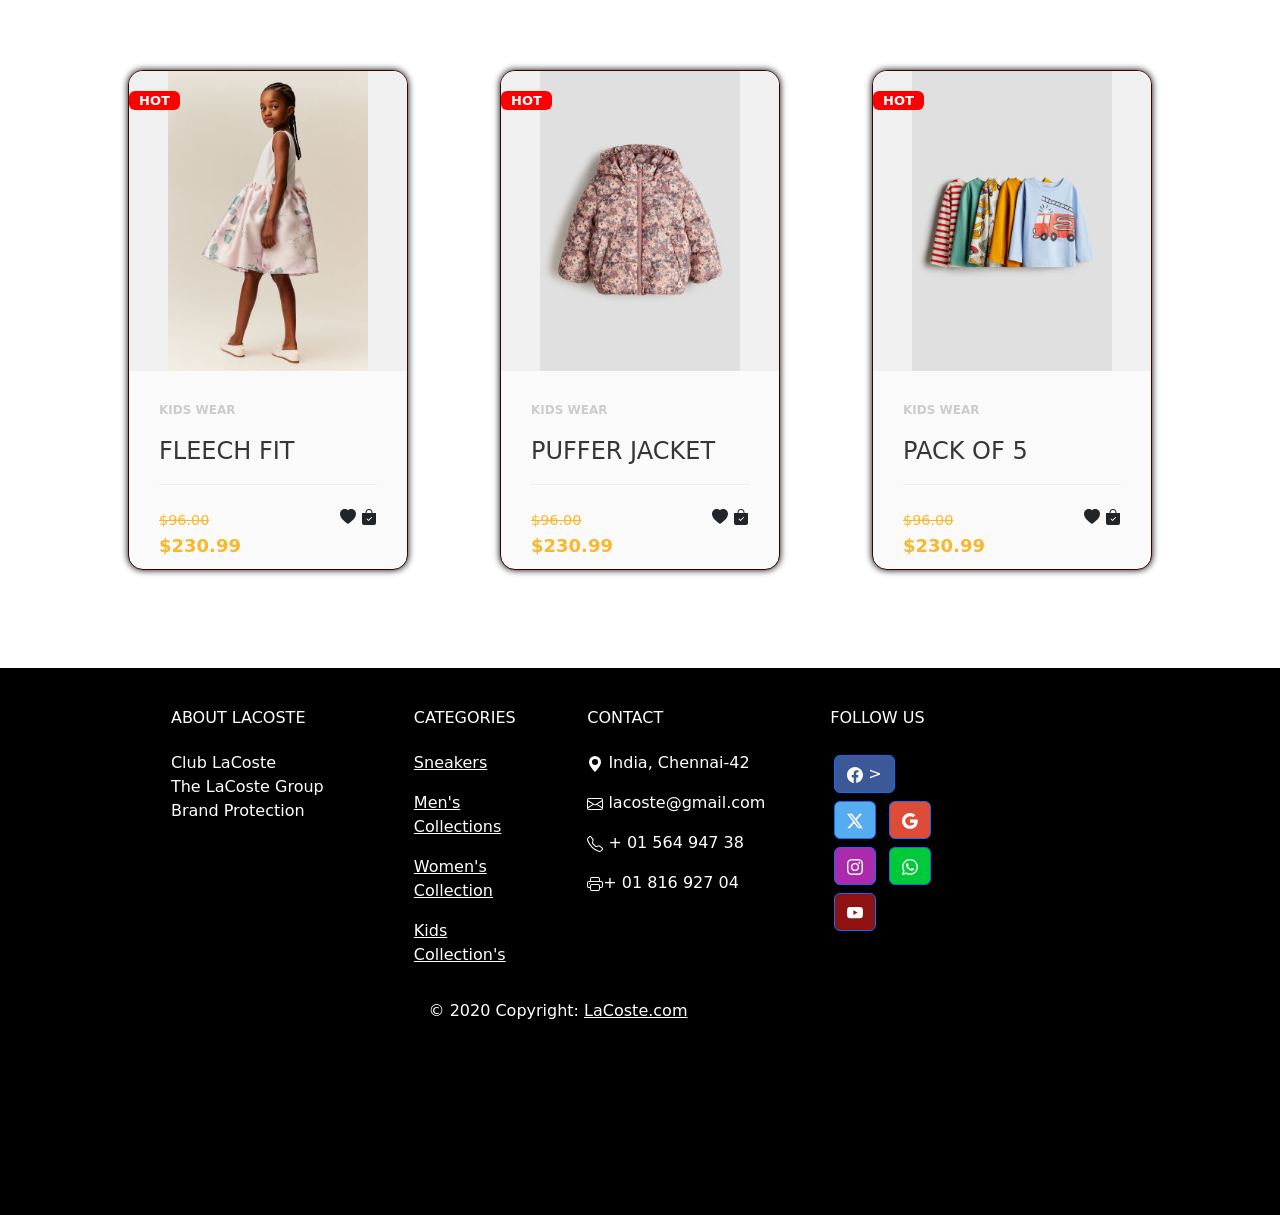
<file: kids.html>
<!DOCTYPE html>
<html lang="en">
<head>
    <meta charset="UTF-8">
    <meta name="viewport" content="width=device-width, initial-scale=1.0">
    <title>Lacoste Clothing</title>
    <link rel="icon" href="img/Lacoste-Symbol.png">
        <link href="https://cdn.jsdelivr.net/npm/bootstrap@5.3.3/dist/css/bootstrap.min.css" rel="stylesheet" integrity="sha384-QWTKZyjpPEjISv5WaRU9OFeRpok6YctnYmDr5pNlyT2bRjXh0JMhjY6hW+ALEwIH" crossorigin="anonymous">
    <script src="https://cdn.jsdelivr.net/npm/bootstrap@5.3.3/dist/js/bootstrap.bundle.min.js" integrity="sha384-YvpcrYf0tY3lHB60NNkmXc5s9fDVZLESaAA55NDzOxhy9GkcIdslK1eN7N6jIeHz" crossorigin="anonymous"></script>
    <link rel="stylesheet" href="style.css">
</head>
<style>
  .body{
    margin: 0;
    padding: 0;
    font-family: Arial, sans-serif;
}

.slide{
    background-color: rgb(192, 189, 187);
    width: 100%;
    height: 40px;
    color: rgb(0, 0, 0);
    text-align: center;
    padding-top: 5px;
}

.navbar {
    background-color: rgb(1, 4, 9);
    padding: 10px 20px;
    color: #fff;
  
}
.navbar-top {
    display: flex;
    justify-content: space-between;
    align-items: center;
}
.navbar-top img {
    height: 40px;
    padding-left: 25px;
    margin-top: 12px;
}
.navbar-top .search-bar {
    width: 1080px;
    margin: 0 20px;
}
.navbar-top .search-bar input[type="text"] {
    width: 100%;
    padding: 8px;
    margin-top: 12px;
    margin-left: 10px;
    border: none;
    border-radius: 1100px;
    background-color: aliceblue;

}
.navbar-top .icons {
    display: flex;
    gap: 25px;
    font-size: xx-large;
    cursor: pointer;
    margin-top: 12px;
    margin-left: 20px
}

.navbar-top .icons svg {
    font-size: 24px;
    cursor: pointer;
}
.navbar-bottom {
    display: flex;
    justify-content: center;
    margin-left: 35%;
}
.navbar-bottom a {
    color: #fff;
    padding: 10px 20px;
    text-decoration: none;
    text-transform: uppercase;
    font-weight: bold;
}
.navbar-bottom a:hover {
    color: #216f25;
}
.container{
  width: 90%;
  height: 100%;
  display:flex;
  flex-wrap: wrap;
  align-items: center;
  justify-content: space-between;
}

.product-card {
    width: 280px;
    position: relative;
    height: 500px;
    margin: 50px auto;
    overflow: hidden;
  border: 1px solid rgb(59, 0, 0);
  border-radius: 15px;
  box-shadow: 0 0 7px rgb(0, 0, 0.8);
    background: #fafafa;
}

.badge {
    position: absolute;
    left: 0;
    top: 20px;
    text-transform: uppercase;
    font-size: 13px;
    font-weight: 700;
    background: red;
    color: #fff;
    padding: 3px 10px;
}

.product-tumb {
    display: flex;
    align-items: center;
    justify-content: center;
    height: 300px;
    background: #f0f0f0;
}

.product-tumb img {
    max-width: 100%;
    max-height: 100%;
}

.product-details {
    padding: 30px;
}

.product-catagory {
    display: block;
    font-size: 12px;
    font-weight: 700;
    text-transform: uppercase;
    color: #ccc;
    margin-bottom: 18px;
}

.product-details h4 a {
    font-weight: 500;
    display: block;
    margin-bottom: 18px;
    text-transform: uppercase;
    color: #363636;
    text-decoration: none;
    transition: 0.3s;
}

.product-details h4 a:hover {
    color: #fbb72c;
}



.product-bottom-details {
    overflow: hidden;
    border-top: 1px solid #eee;
    padding-top: 20px;
}

.product-bottom-details div {
    float: left;
    width: 50%;
}

.product-price {
    font-size: 18px;
    color: #fbb72c;
    font-weight: 600;
}

.product-price small {
    font-size: 80%;
    font-weight: 400;
    text-decoration: line-through;
    display: inline-block;
    margin-right: 5px;
}

.product-links {
    text-align: right;
}

.collections .gif img{
  width: 100%;
}
.kids .collections .ttxt{
  text-align: center;
}


</style>
<body>
    <div class="slide">
    <div id="tr" class="carousel slide" data-bs-ride="carousel" style="transition: 0.1s;">
        <div class="carousel-inner">
          <div class="carousel-item active">
            <p>SIGN UP & GET 15% OFF</p>
          </div>
          <div class="carousel-item">
            <p>FREE DELIVERY, RETURN & EXCHANGE</p>
          </div>
          <div class="carousel-item">
            <p>EXTRA 5% OFF ON PREPAID ORDERS</p>
          </div>
        </div>  
      </div>
    </div>
    <div class="navbar">
      <div class="navbar-top">
          <img src="img/Lacoste-Symbol.png" alt="Logo">
          <div class="search-bar">
              <input type="text" placeholder="Search...">
          </div>
          <div class="icons">
            <svg xmlns="http://www.w3.org/2000/svg" width="16" height="16" fill="currentColor" class="bi bi-person" viewBox="0 0 16 16">
              <path d="M8 8a3 3 0 1 0 0-6 3 3 0 0 0 0 6m2-3a2 2 0 1 1-4 0 2 2 0 0 1 4 0m4 8c0 1-1 1-1 1H3s-1 0-1-1 1-4 6-4 6 3 6 4m-1-.004c-.001-.246-.154-.986-.832-1.664C11.516 10.68 10.289 10 8 10s-3.516.68-4.168 1.332c-.678.678-.83 1.418-.832 1.664z"/>
            </svg>
            <svg xmlns="http://www.w3.org/2000/svg" width="16" height="16" fill="currentColor" class="bi bi-heart-fill" viewBox="0 0 16 16">
              <path fill-rule="evenodd" d="M8 1.314C12.438-3.248 23.534 4.735 8 15-7.534 4.736 3.562-3.248 8 1.314"/>
            </svg>
            <svg xmlns="http://www.w3.org/2000/svg |" width="16" height="16" fill="currentColor" class="bi bi-bag-check-fill" viewBox="0 0 16 16">
              <path fill-rule="evenodd" d="M10.5 3.5a2.5 2.5 0 0 0-5 0V4h5zm1 0V4H15v10a2 2 0 0 1-2 2H3a2 2 0 0 1-2-2V4h3.5v-.5a3.5 3.5 0 1 1 7 0m-.646 5.354a.5.5 0 0 0-.708-.708L7.5 10.793 6.354 9.646a.5.5 0 1 0-.708.708l1.5 1.5a.5.5 0 0 0 .708 0z"/>
            </svg>
            <svg xmlns="http://www.w3.org/2000/svg" width="16" height="16" fill="currentColor" class="bi bi-geo-alt-fill" viewBox="0 0 16 16">
              <path d="M8 16s6-5.686 6-10A6 6 0 0 0 2 6c0 4.314 6 10 6 10m0-7a3 3 0 1 1 0-6 3 3 0 0 1 0 6"/>
            </svg>
          </div>
      </div>
      <!-- navbar -->
      <div class="navbar-bottom">
        <a href="index.html">Home</a>
        <a href="men.html">Men</a>
        <a href="women.html">Women</a>
        <a href="kids.html">Kids</a>
        <a href="sport.html">Sport</a>
        <a href="shoe.html">Shoe</a>
        <a href="login.html" style="padding-left: 240px;">Login/SignUp</a>
      </div>
  </div>
  <!-- next line -->
  <div class="kids">
    <div class="collections">
      <div class="gif">
        <img src="img/kids.gif" alt="kids">
      </div>
      <div class="ttxt">
        <h2>Kids Collections</h2>
      </div>
    </div>
    </div>
 <!-- products -->
 <div class="container">
    <div class="product-card">
      <div class="badge">Hot</div>
      <div class="product-tumb">
        <img src="kids/1.jpg" alt="">
      </div>
      <div class="product-details">
        <span class="product-catagory">Kids Wear</span>
        <h4><a href="">Denim Jacket</a></h4>
        <div class="product-bottom-details">
          <div class="product-price"><small>$96.00</small>$230.99</div>
          <div class="product-links">
            <svg xmlns="http://www.w3.org/2000/svg" width="16" height="16" fill="currentColor" class="bi bi-heart-fill" viewBox="0 0 16 16">
              <path fill-rule="evenodd" d="M8 1.314C12.438-3.248 23.534 4.735 8 15-7.534 4.736 3.562-3.248 8 1.314"/>
            </svg>
            <svg xmlns="http://www.w3.org/2000/svg |" width="16" height="16" fill="currentColor" class="bi bi-bag-check-fill" viewBox="0 0 16 16">
              <path fill-rule="evenodd" d="M10.5 3.5a2.5 2.5 0 0 0-5 0V4h5zm1 0V4H15v10a2 2 0 0 1-2 2H3a2 2 0 0 1-2-2V4h3.5v-.5a3.5 3.5 0 1 1 7 0m-.646 5.354a.5.5 0 0 0-.708-.708L7.5 10.793 6.354 9.646a.5.5 0 1 0-.708.708l1.5 1.5a.5.5 0 0 0 .708 0z"/>
            </svg>
          </div>
        </div>
      </div>
    </div>
    <div class="product-card">
        <div class="badge">Hot</div>
        <div class="product-tumb">
          <img src="kids/2.jpg" alt="">
        </div>
        <div class="product-details">
          <span class="product-catagory">Kids Wear</span>
          <h4><a href="">Reebok Jersey</a></h4>
          <div class="product-bottom-details">
            <div class="product-price"><small>$96.00</small>$230.99</div>
            <div class="product-links">
              <svg xmlns="http://www.w3.org/2000/svg" width="16" height="16" fill="currentColor" class="bi bi-heart-fill" viewBox="0 0 16 16">
                <path fill-rule="evenodd" d="M8 1.314C12.438-3.248 23.534 4.735 8 15-7.534 4.736 3.562-3.248 8 1.314"/>
              </svg>
              <svg xmlns="http://www.w3.org/2000/svg |" width="16" height="16" fill="currentColor" class="bi bi-bag-check-fill" viewBox="0 0 16 16">
                <path fill-rule="evenodd" d="M10.5 3.5a2.5 2.5 0 0 0-5 0V4h5zm1 0V4H15v10a2 2 0 0 1-2 2H3a2 2 0 0 1-2-2V4h3.5v-.5a3.5 3.5 0 1 1 7 0m-.646 5.354a.5.5 0 0 0-.708-.708L7.5 10.793 6.354 9.646a.5.5 0 1 0-.708.708l1.5 1.5a.5.5 0 0 0 .708 0z"/>
              </svg>
            </div>
          </div>
        </div>
      </div>
      <div class="product-card">
        <div class="badge">Hot</div>
        <div class="product-tumb">
          <img src="kids/3.jpg" alt="">
        </div>
        <div class="product-details">
          <span class="product-catagory">Kids Wear</span>
          <h4><a href="">Pink Sweater</a></h4>
          <div class="product-bottom-details">
            <div class="product-price"><small>$96.00</small>$230.99</div>
            <div class="product-links">
              <svg xmlns="http://www.w3.org/2000/svg" width="16" height="16" fill="currentColor" class="bi bi-heart-fill" viewBox="0 0 16 16">
                <path fill-rule="evenodd" d="M8 1.314C12.438-3.248 23.534 4.735 8 15-7.534 4.736 3.562-3.248 8 1.314"/>
              </svg>
              <svg xmlns="http://www.w3.org/2000/svg |" width="16" height="16" fill="currentColor" class="bi bi-bag-check-fill" viewBox="0 0 16 16">
                <path fill-rule="evenodd" d="M10.5 3.5a2.5 2.5 0 0 0-5 0V4h5zm1 0V4H15v10a2 2 0 0 1-2 2H3a2 2 0 0 1-2-2V4h3.5v-.5a3.5 3.5 0 1 1 7 0m-.646 5.354a.5.5 0 0 0-.708-.708L7.5 10.793 6.354 9.646a.5.5 0 1 0-.708.708l1.5 1.5a.5.5 0 0 0 .708 0z"/>
              </svg>
            </div>
          </div>
        </div>
      </div>
      <div class="product-card">
        <div class="badge">Hot</div>
        <div class="product-tumb">
          <img src="kids/4.jpg" alt="">
        </div>
        <div class="product-details">
          <span class="product-catagory">Kids Wear</span>
          <h4><a href="">NY Sleeve</a></h4>
          <div class="product-bottom-details">
            <div class="product-price"><small>$96.00</small>$230.99</div>
            <div class="product-links">
              <svg xmlns="http://www.w3.org/2000/svg" width="16" height="16" fill="currentColor" class="bi bi-heart-fill" viewBox="0 0 16 16">
                <path fill-rule="evenodd" d="M8 1.314C12.438-3.248 23.534 4.735 8 15-7.534 4.736 3.562-3.248 8 1.314"/>
              </svg>
              <svg xmlns="http://www.w3.org/2000/svg |" width="16" height="16" fill="currentColor" class="bi bi-bag-check-fill" viewBox="0 0 16 16">
                <path fill-rule="evenodd" d="M10.5 3.5a2.5 2.5 0 0 0-5 0V4h5zm1 0V4H15v10a2 2 0 0 1-2 2H3a2 2 0 0 1-2-2V4h3.5v-.5a3.5 3.5 0 1 1 7 0m-.646 5.354a.5.5 0 0 0-.708-.708L7.5 10.793 6.354 9.646a.5.5 0 1 0-.708.708l1.5 1.5a.5.5 0 0 0 .708 0z"/>
              </svg>
            </div>
          </div>
        </div>
      </div>
      <div class="product-card">
        <div class="badge">Hot</div>
        <div class="product-tumb">
          <img src="kids/5.jpg" alt="">
        </div>
        <div class="product-details">
          <span class="product-catagory">Kids Wear</span>
          <h4><a href="">Girl Jean</a></h4>
          <div class="product-bottom-details">
            <div class="product-price"><small>$96.00</small>$230.99</div>
            <div class="product-links">
              <svg xmlns="http://www.w3.org/2000/svg" width="16" height="16" fill="currentColor" class="bi bi-heart-fill" viewBox="0 0 16 16">
                <path fill-rule="evenodd" d="M8 1.314C12.438-3.248 23.534 4.735 8 15-7.534 4.736 3.562-3.248 8 1.314"/>
              </svg>
              <svg xmlns="http://www.w3.org/2000/svg |" width="16" height="16" fill="currentColor" class="bi bi-bag-check-fill" viewBox="0 0 16 16">
                <path fill-rule="evenodd" d="M10.5 3.5a2.5 2.5 0 0 0-5 0V4h5zm1 0V4H15v10a2 2 0 0 1-2 2H3a2 2 0 0 1-2-2V4h3.5v-.5a3.5 3.5 0 1 1 7 0m-.646 5.354a.5.5 0 0 0-.708-.708L7.5 10.793 6.354 9.646a.5.5 0 1 0-.708.708l1.5 1.5a.5.5 0 0 0 .708 0z"/>
              </svg>
            </div>
          </div>
        </div>
      </div>
      <div class="product-card">
        <div class="badge">Hot</div>
        <div class="product-tumb">
          <img src="kids/6.jpg" alt="">
        </div>
        <div class="product-details">
          <span class="product-catagory">Kids Wear</span>
          <h4><a href="">Black Top</a></h4>
          <div class="product-bottom-details">
            <div class="product-price"><small>$96.00</small>$230.99</div>
            <div class="product-links">
              <svg xmlns="http://www.w3.org/2000/svg" width="16" height="16" fill="currentColor" class="bi bi-heart-fill" viewBox="0 0 16 16">
                <path fill-rule="evenodd" d="M8 1.314C12.438-3.248 23.534 4.735 8 15-7.534 4.736 3.562-3.248 8 1.314"/>
              </svg>
              <svg xmlns="http://www.w3.org/2000/svg |" width="16" height="16" fill="currentColor" class="bi bi-bag-check-fill" viewBox="0 0 16 16">
                <path fill-rule="evenodd" d="M10.5 3.5a2.5 2.5 0 0 0-5 0V4h5zm1 0V4H15v10a2 2 0 0 1-2 2H3a2 2 0 0 1-2-2V4h3.5v-.5a3.5 3.5 0 1 1 7 0m-.646 5.354a.5.5 0 0 0-.708-.708L7.5 10.793 6.354 9.646a.5.5 0 1 0-.708.708l1.5 1.5a.5.5 0 0 0 .708 0z"/>
              </svg>
            </div>
          </div>
        </div>
      </div>
      <div class="product-card">
        <div class="badge">Hot</div>
        <div class="product-tumb">
          <img src="kids/7.jpg" alt="">
        </div>
        <div class="product-details">
          <span class="product-catagory">Kids Wear</span>
          <h4><a href="">Marvel Hoodie</a></h4>
          <div class="product-bottom-details">
            <div class="product-price"><small>$96.00</small>$230.99</div>
            <div class="product-links">
              <svg xmlns="http://www.w3.org/2000/svg" width="16" height="16" fill="currentColor" class="bi bi-heart-fill" viewBox="0 0 16 16">
                <path fill-rule="evenodd" d="M8 1.314C12.438-3.248 23.534 4.735 8 15-7.534 4.736 3.562-3.248 8 1.314"/>
              </svg>
              <svg xmlns="http://www.w3.org/2000/svg |" width="16" height="16" fill="currentColor" class="bi bi-bag-check-fill" viewBox="0 0 16 16">
                <path fill-rule="evenodd" d="M10.5 3.5a2.5 2.5 0 0 0-5 0V4h5zm1 0V4H15v10a2 2 0 0 1-2 2H3a2 2 0 0 1-2-2V4h3.5v-.5a3.5 3.5 0 1 1 7 0m-.646 5.354a.5.5 0 0 0-.708-.708L7.5 10.793 6.354 9.646a.5.5 0 1 0-.708.708l1.5 1.5a.5.5 0 0 0 .708 0z"/>
              </svg>
            </div>
          </div>
        </div>
      </div>
      <div class="product-card">
          <div class="badge">Hot</div>
          <div class="product-tumb">
            <img src="kids/8.jpg" alt="">
          </div>
          <div class="product-details">
            <span class="product-catagory">Kids Wear</span>
            <h4><a href="">Pack OF 3</a></h4>
            <div class="product-bottom-details">
              <div class="product-price"><small>$96.00</small>$230.99</div>
              <div class="product-links">
                <svg xmlns="http://www.w3.org/2000/svg" width="16" height="16" fill="currentColor" class="bi bi-heart-fill" viewBox="0 0 16 16">
                  <path fill-rule="evenodd" d="M8 1.314C12.438-3.248 23.534 4.735 8 15-7.534 4.736 3.562-3.248 8 1.314"/>
                </svg>
                <svg xmlns="http://www.w3.org/2000/svg |" width="16" height="16" fill="currentColor" class="bi bi-bag-check-fill" viewBox="0 0 16 16">
                  <path fill-rule="evenodd" d="M10.5 3.5a2.5 2.5 0 0 0-5 0V4h5zm1 0V4H15v10a2 2 0 0 1-2 2H3a2 2 0 0 1-2-2V4h3.5v-.5a3.5 3.5 0 1 1 7 0m-.646 5.354a.5.5 0 0 0-.708-.708L7.5 10.793 6.354 9.646a.5.5 0 1 0-.708.708l1.5 1.5a.5.5 0 0 0 .708 0z"/>
                </svg>
              </div>
            </div>
          </div>
        </div>
        <div class="product-card">
          <div class="badge">Hot</div>
          <div class="product-tumb">
            <img src="kids/9.jpg" alt="">
          </div>
          <div class="product-details">
            <span class="product-catagory">Kids Wear</span>
            <h4><a href="">Designed Top</a></h4>
            <div class="product-bottom-details">
              <div class="product-price"><small>$96.00</small>$230.99</div>
              <div class="product-links">
                <svg xmlns="http://www.w3.org/2000/svg" width="16" height="16" fill="currentColor" class="bi bi-heart-fill" viewBox="0 0 16 16">
                  <path fill-rule="evenodd" d="M8 1.314C12.438-3.248 23.534 4.735 8 15-7.534 4.736 3.562-3.248 8 1.314"/>
                </svg>
                <svg xmlns="http://www.w3.org/2000/svg |" width="16" height="16" fill="currentColor" class="bi bi-bag-check-fill" viewBox="0 0 16 16">
                  <path fill-rule="evenodd" d="M10.5 3.5a2.5 2.5 0 0 0-5 0V4h5zm1 0V4H15v10a2 2 0 0 1-2 2H3a2 2 0 0 1-2-2V4h3.5v-.5a3.5 3.5 0 1 1 7 0m-.646 5.354a.5.5 0 0 0-.708-.708L7.5 10.793 6.354 9.646a.5.5 0 1 0-.708.708l1.5 1.5a.5.5 0 0 0 .708 0z"/>
                </svg>
              </div>
            </div>
          </div>
        </div>
        <div class="product-card">
          <div class="badge">Hot</div>
          <div class="product-tumb">
            <img src="kids/10.jpg" alt="">
          </div>
          <div class="product-details">
            <span class="product-catagory">Kids Wear</span>
            <h4><a href="">Night Dress</a></h4>
            <div class="product-bottom-details">
              <div class="product-price"><small>$96.00</small>$230.99</div>
              <div class="product-links">
                <svg xmlns="http://www.w3.org/2000/svg" width="16" height="16" fill="currentColor" class="bi bi-heart-fill" viewBox="0 0 16 16">
                  <path fill-rule="evenodd" d="M8 1.314C12.438-3.248 23.534 4.735 8 15-7.534 4.736 3.562-3.248 8 1.314"/>
                </svg>
                <svg xmlns="http://www.w3.org/2000/svg |" width="16" height="16" fill="currentColor" class="bi bi-bag-check-fill" viewBox="0 0 16 16">
                  <path fill-rule="evenodd" d="M10.5 3.5a2.5 2.5 0 0 0-5 0V4h5zm1 0V4H15v10a2 2 0 0 1-2 2H3a2 2 0 0 1-2-2V4h3.5v-.5a3.5 3.5 0 1 1 7 0m-.646 5.354a.5.5 0 0 0-.708-.708L7.5 10.793 6.354 9.646a.5.5 0 1 0-.708.708l1.5 1.5a.5.5 0 0 0 .708 0z"/>
                </svg>
              </div>
            </div>
          </div>
        </div>
        <div class="product-card">
          <div class="badge">Hot</div>
          <div class="product-tumb">
            <img src="kids/11.jpg" alt="">
          </div>
          <div class="product-details">
            <span class="product-catagory">Kids Wear</span>
            <h4><a href="">Green Tees</a></h4>
            <div class="product-bottom-details">
              <div class="product-price"><small>$96.00</small>$230.99</div>
              <div class="product-links">
                <svg xmlns="http://www.w3.org/2000/svg" width="16" height="16" fill="currentColor" class="bi bi-heart-fill" viewBox="0 0 16 16">
                  <path fill-rule="evenodd" d="M8 1.314C12.438-3.248 23.534 4.735 8 15-7.534 4.736 3.562-3.248 8 1.314"/>
                </svg>
                <svg xmlns="http://www.w3.org/2000/svg |" width="16" height="16" fill="currentColor" class="bi bi-bag-check-fill" viewBox="0 0 16 16">
                  <path fill-rule="evenodd" d="M10.5 3.5a2.5 2.5 0 0 0-5 0V4h5zm1 0V4H15v10a2 2 0 0 1-2 2H3a2 2 0 0 1-2-2V4h3.5v-.5a3.5 3.5 0 1 1 7 0m-.646 5.354a.5.5 0 0 0-.708-.708L7.5 10.793 6.354 9.646a.5.5 0 1 0-.708.708l1.5 1.5a.5.5 0 0 0 .708 0z"/>
                </svg>
              </div>
            </div>
          </div>
        </div>
        <div class="product-card">
          <div class="badge">Hot</div>
          <div class="product-tumb">
            <img src="kids/12.jpg" alt="">
          </div>
          <div class="product-details">
            <span class="product-catagory">Kids Wear</span>
            <h4><a href="">NY Full-Fit</a></h4>
            <div class="product-bottom-details">
              <div class="product-price"><small>$96.00</small>$230.99</div>
              <div class="product-links">
                <svg xmlns="http://www.w3.org/2000/svg" width="16" height="16" fill="currentColor" class="bi bi-heart-fill" viewBox="0 0 16 16">
                  <path fill-rule="evenodd" d="M8 1.314C12.438-3.248 23.534 4.735 8 15-7.534 4.736 3.562-3.248 8 1.314"/>
                </svg>
                <svg xmlns="http://www.w3.org/2000/svg |" width="16" height="16" fill="currentColor" class="bi bi-bag-check-fill" viewBox="0 0 16 16">
                  <path fill-rule="evenodd" d="M10.5 3.5a2.5 2.5 0 0 0-5 0V4h5zm1 0V4H15v10a2 2 0 0 1-2 2H3a2 2 0 0 1-2-2V4h3.5v-.5a3.5 3.5 0 1 1 7 0m-.646 5.354a.5.5 0 0 0-.708-.708L7.5 10.793 6.354 9.646a.5.5 0 1 0-.708.708l1.5 1.5a.5.5 0 0 0 .708 0z"/>
                </svg>
              </div>
            </div>
          </div>
        </div>
        <div class="product-card">
            <div class="badge">Hot</div>
            <div class="product-tumb">
              <img src="kids/13.jpg" alt="">
            </div>
            <div class="product-details">
              <span class="product-catagory">Kids Wear</span>
              <h4><a href="">Lavender Top</a></h4>
              <div class="product-bottom-details">
                <div class="product-price"><small>$96.00</small>$230.99</div>
                <div class="product-links">
                  <svg xmlns="http://www.w3.org/2000/svg" width="16" height="16" fill="currentColor" class="bi bi-heart-fill" viewBox="0 0 16 16">
                    <path fill-rule="evenodd" d="M8 1.314C12.438-3.248 23.534 4.735 8 15-7.534 4.736 3.562-3.248 8 1.314"/>
                  </svg>
                  <svg xmlns="http://www.w3.org/2000/svg |" width="16" height="16" fill="currentColor" class="bi bi-bag-check-fill" viewBox="0 0 16 16">
                    <path fill-rule="evenodd" d="M10.5 3.5a2.5 2.5 0 0 0-5 0V4h5zm1 0V4H15v10a2 2 0 0 1-2 2H3a2 2 0 0 1-2-2V4h3.5v-.5a3.5 3.5 0 1 1 7 0m-.646 5.354a.5.5 0 0 0-.708-.708L7.5 10.793 6.354 9.646a.5.5 0 1 0-.708.708l1.5 1.5a.5.5 0 0 0 .708 0z"/>
                  </svg>
                </div>
              </div>
            </div>
          </div>
          <div class="product-card">
              <div class="badge">Hot</div>
              <div class="product-tumb">
                <img src="kids/14.jpg" alt="">
              </div>
              <div class="product-details">
                <span class="product-catagory">Kids Wear</span>
                <h4><a href="">Pack Of 3</a></h4>
                <div class="product-bottom-details">
                  <div class="product-price"><small>$96.00</small>$230.99</div>
                  <div class="product-links">
                    <svg xmlns="http://www.w3.org/2000/svg" width="16" height="16" fill="currentColor" class="bi bi-heart-fill" viewBox="0 0 16 16">
                      <path fill-rule="evenodd" d="M8 1.314C12.438-3.248 23.534 4.735 8 15-7.534 4.736 3.562-3.248 8 1.314"/>
                    </svg>
                    <svg xmlns="http://www.w3.org/2000/svg |" width="16" height="16" fill="currentColor" class="bi bi-bag-check-fill" viewBox="0 0 16 16">
                      <path fill-rule="evenodd" d="M10.5 3.5a2.5 2.5 0 0 0-5 0V4h5zm1 0V4H15v10a2 2 0 0 1-2 2H3a2 2 0 0 1-2-2V4h3.5v-.5a3.5 3.5 0 1 1 7 0m-.646 5.354a.5.5 0 0 0-.708-.708L7.5 10.793 6.354 9.646a.5.5 0 1 0-.708.708l1.5 1.5a.5.5 0 0 0 .708 0z"/>
                    </svg>
                  </div>
                </div>
              </div>
            </div>
            <div class="product-card">
              <div class="badge">Hot</div>
              <div class="product-tumb">
                <img src="kids/15.jpg" alt="">
              </div>
              <div class="product-details">
                <span class="product-catagory">Kids Wear</span>
                <h4><a href="">Kid Flannel</a></h4>
                <div class="product-bottom-details">
                  <div class="product-price"><small>$96.00</small>$230.99</div>
                  <div class="product-links">
                    <svg xmlns="http://www.w3.org/2000/svg" width="16" height="16" fill="currentColor" class="bi bi-heart-fill" viewBox="0 0 16 16">
                      <path fill-rule="evenodd" d="M8 1.314C12.438-3.248 23.534 4.735 8 15-7.534 4.736 3.562-3.248 8 1.314"/>
                    </svg>
                    <svg xmlns="http://www.w3.org/2000/svg |" width="16" height="16" fill="currentColor" class="bi bi-bag-check-fill" viewBox="0 0 16 16">
                      <path fill-rule="evenodd" d="M10.5 3.5a2.5 2.5 0 0 0-5 0V4h5zm1 0V4H15v10a2 2 0 0 1-2 2H3a2 2 0 0 1-2-2V4h3.5v-.5a3.5 3.5 0 1 1 7 0m-.646 5.354a.5.5 0 0 0-.708-.708L7.5 10.793 6.354 9.646a.5.5 0 1 0-.708.708l1.5 1.5a.5.5 0 0 0 .708 0z"/>
                    </svg>
                  </div>
                </div>
              </div>
            </div>
            <div class="product-card">
              <div class="badge">Hot</div>
              <div class="product-tumb">
                <img src="kids/16.jpg" alt="">
              </div>
              <div class="product-details">
                <span class="product-catagory">Kids Wear</span>
                <h4><a href="">SpiderMan Top</a></h4>
                <div class="product-bottom-details">
                  <div class="product-price"><small>$96.00</small>$230.99</div>
                  <div class="product-links">
                    <svg xmlns="http://www.w3.org/2000/svg" width="16" height="16" fill="currentColor" class="bi bi-heart-fill" viewBox="0 0 16 16">
                      <path fill-rule="evenodd" d="M8 1.314C12.438-3.248 23.534 4.735 8 15-7.534 4.736 3.562-3.248 8 1.314"/>
                    </svg>
                    <svg xmlns="http://www.w3.org/2000/svg |" width="16" height="16" fill="currentColor" class="bi bi-bag-check-fill" viewBox="0 0 16 16">
                      <path fill-rule="evenodd" d="M10.5 3.5a2.5 2.5 0 0 0-5 0V4h5zm1 0V4H15v10a2 2 0 0 1-2 2H3a2 2 0 0 1-2-2V4h3.5v-.5a3.5 3.5 0 1 1 7 0m-.646 5.354a.5.5 0 0 0-.708-.708L7.5 10.793 6.354 9.646a.5.5 0 1 0-.708.708l1.5 1.5a.5.5 0 0 0 .708 0z"/>
                    </svg>
                  </div>
                </div>
              </div>
            </div>
            <div class="product-card">
              <div class="badge">Hot</div>
              <div class="product-tumb">
                <img src="kids/17.jpg" alt="">
              </div>
              <div class="product-details">
                <span class="product-catagory">Kids Wear</span>
                <h4><a href="">8yr kids</a></h4>
                <div class="product-bottom-details">
                  <div class="product-price"><small>$96.00</small>$230.99</div>
                  <div class="product-links">
                    <svg xmlns="http://www.w3.org/2000/svg" width="16" height="16" fill="currentColor" class="bi bi-heart-fill" viewBox="0 0 16 16">
                      <path fill-rule="evenodd" d="M8 1.314C12.438-3.248 23.534 4.735 8 15-7.534 4.736 3.562-3.248 8 1.314"/>
                    </svg>
                    <svg xmlns="http://www.w3.org/2000/svg |" width="16" height="16" fill="currentColor" class="bi bi-bag-check-fill" viewBox="0 0 16 16">
                      <path fill-rule="evenodd" d="M10.5 3.5a2.5 2.5 0 0 0-5 0V4h5zm1 0V4H15v10a2 2 0 0 1-2 2H3a2 2 0 0 1-2-2V4h3.5v-.5a3.5 3.5 0 1 1 7 0m-.646 5.354a.5.5 0 0 0-.708-.708L7.5 10.793 6.354 9.646a.5.5 0 1 0-.708.708l1.5 1.5a.5.5 0 0 0 .708 0z"/>
                    </svg>
                  </div>
                </div>
              </div>
            </div>
            <div class="product-card">
              <div class="badge">Hot</div>
              <div class="product-tumb">
                <img src="kids/18.jpg" alt="">
              </div>
              <div class="product-details">
                <span class="product-catagory">Kids Wear</span>
                <h4><a href="">Pink Pant</a></h4>
                <div class="product-bottom-details">
                  <div class="product-price"><small>$96.00</small>$230.99</div>
                  <div class="product-links">
                    <svg xmlns="http://www.w3.org/2000/svg" width="16" height="16" fill="currentColor" class="bi bi-heart-fill" viewBox="0 0 16 16">
                      <path fill-rule="evenodd" d="M8 1.314C12.438-3.248 23.534 4.735 8 15-7.534 4.736 3.562-3.248 8 1.314"/>
                    </svg>
                    <svg xmlns="http://www.w3.org/2000/svg |" width="16" height="16" fill="currentColor" class="bi bi-bag-check-fill" viewBox="0 0 16 16">
                      <path fill-rule="evenodd" d="M10.5 3.5a2.5 2.5 0 0 0-5 0V4h5zm1 0V4H15v10a2 2 0 0 1-2 2H3a2 2 0 0 1-2-2V4h3.5v-.5a3.5 3.5 0 1 1 7 0m-.646 5.354a.5.5 0 0 0-.708-.708L7.5 10.793 6.354 9.646a.5.5 0 1 0-.708.708l1.5 1.5a.5.5 0 0 0 .708 0z"/>
                    </svg>
                  </div>
                </div>
              </div>
            </div>
            <div class="product-card">
                <div class="badge">Hot</div>
                <div class="product-tumb">
                  <img src="kids/19.jpg" alt="">
                </div>
                <div class="product-details">
                  <span class="product-catagory">Kids Wear</span>
                  <h4><a href="">Full Denim</a></h4>
                  <div class="product-bottom-details">
                    <div class="product-price"><small>$96.00</small>$230.99</div>
                    <div class="product-links">
                      <svg xmlns="http://www.w3.org/2000/svg" width="16" height="16" fill="currentColor" class="bi bi-heart-fill" viewBox="0 0 16 16">
                        <path fill-rule="evenodd" d="M8 1.314C12.438-3.248 23.534 4.735 8 15-7.534 4.736 3.562-3.248 8 1.314"/>
                      </svg>
                      <svg xmlns="http://www.w3.org/2000/svg |" width="16" height="16" fill="currentColor" class="bi bi-bag-check-fill" viewBox="0 0 16 16">
                        <path fill-rule="evenodd" d="M10.5 3.5a2.5 2.5 0 0 0-5 0V4h5zm1 0V4H15v10a2 2 0 0 1-2 2H3a2 2 0 0 1-2-2V4h3.5v-.5a3.5 3.5 0 1 1 7 0m-.646 5.354a.5.5 0 0 0-.708-.708L7.5 10.793 6.354 9.646a.5.5 0 1 0-.708.708l1.5 1.5a.5.5 0 0 0 .708 0z"/>
                      </svg>
                    </div>
                  </div>
                </div>
              </div>
              <div class="product-card">
                  <div class="badge">Hot</div>
                  <div class="product-tumb">
                    <img src="kids/20.jpg" alt="">
                  </div>
                  <div class="product-details">
                    <span class="product-catagory">Kids Wear</span>
                    <h4><a href="">Crazy Fit</a></h4>
                    <div class="product-bottom-details">
                      <div class="product-price"><small>$96.00</small>$230.99</div>
                      <div class="product-links">
                        <svg xmlns="http://www.w3.org/2000/svg" width="16" height="16" fill="currentColor" class="bi bi-heart-fill" viewBox="0 0 16 16">
                          <path fill-rule="evenodd" d="M8 1.314C12.438-3.248 23.534 4.735 8 15-7.534 4.736 3.562-3.248 8 1.314"/>
                        </svg>
                        <svg xmlns="http://www.w3.org/2000/svg |" width="16" height="16" fill="currentColor" class="bi bi-bag-check-fill" viewBox="0 0 16 16">
                          <path fill-rule="evenodd" d="M10.5 3.5a2.5 2.5 0 0 0-5 0V4h5zm1 0V4H15v10a2 2 0 0 1-2 2H3a2 2 0 0 1-2-2V4h3.5v-.5a3.5 3.5 0 1 1 7 0m-.646 5.354a.5.5 0 0 0-.708-.708L7.5 10.793 6.354 9.646a.5.5 0 1 0-.708.708l1.5 1.5a.5.5 0 0 0 .708 0z"/>
                        </svg>
                      </div>
                    </div>
                  </div>
                </div>
                <div class="product-card">
                  <div class="badge">Hot</div>
                  <div class="product-tumb">
                    <img src="kids/21.jpg" alt="">
                  </div>
                  <div class="product-details">
                    <span class="product-catagory">Kids Wear</span>
                    <h4><a href="">Black Coat</a></h4>
                    <div class="product-bottom-details">
                      <div class="product-price"><small>$96.00</small>$230.99</div>
                      <div class="product-links">
                        <svg xmlns="http://www.w3.org/2000/svg" width="16" height="16" fill="currentColor" class="bi bi-heart-fill" viewBox="0 0 16 16">
                          <path fill-rule="evenodd" d="M8 1.314C12.438-3.248 23.534 4.735 8 15-7.534 4.736 3.562-3.248 8 1.314"/>
                        </svg>
                        <svg xmlns="http://www.w3.org/2000/svg |" width="16" height="16" fill="currentColor" class="bi bi-bag-check-fill" viewBox="0 0 16 16">
                          <path fill-rule="evenodd" d="M10.5 3.5a2.5 2.5 0 0 0-5 0V4h5zm1 0V4H15v10a2 2 0 0 1-2 2H3a2 2 0 0 1-2-2V4h3.5v-.5a3.5 3.5 0 1 1 7 0m-.646 5.354a.5.5 0 0 0-.708-.708L7.5 10.793 6.354 9.646a.5.5 0 1 0-.708.708l1.5 1.5a.5.5 0 0 0 .708 0z"/>
                        </svg>
                      </div>
                    </div>
                  </div>
                </div>
                <div class="product-card">
                  <div class="badge">Hot</div>
                  <div class="product-tumb">
                    <img src="kids/22.jpg" alt="">
                  </div>
                  <div class="product-details">
                    <span class="product-catagory">Kids Wear</span>
                    <h4><a href="">Fleech Fit</a></h4>
                    <div class="product-bottom-details">
                      <div class="product-price"><small>$96.00</small>$230.99</div>
                      <div class="product-links">
                        <svg xmlns="http://www.w3.org/2000/svg" width="16" height="16" fill="currentColor" class="bi bi-heart-fill" viewBox="0 0 16 16">
                          <path fill-rule="evenodd" d="M8 1.314C12.438-3.248 23.534 4.735 8 15-7.534 4.736 3.562-3.248 8 1.314"/>
                        </svg>
                        <svg xmlns="http://www.w3.org/2000/svg |" width="16" height="16" fill="currentColor" class="bi bi-bag-check-fill" viewBox="0 0 16 16">
                          <path fill-rule="evenodd" d="M10.5 3.5a2.5 2.5 0 0 0-5 0V4h5zm1 0V4H15v10a2 2 0 0 1-2 2H3a2 2 0 0 1-2-2V4h3.5v-.5a3.5 3.5 0 1 1 7 0m-.646 5.354a.5.5 0 0 0-.708-.708L7.5 10.793 6.354 9.646a.5.5 0 1 0-.708.708l1.5 1.5a.5.5 0 0 0 .708 0z"/>
                        </svg>
                      </div>
                    </div>
                  </div>
                </div>
                <div class="product-card">
                  <div class="badge">Hot</div>
                  <div class="product-tumb">
                    <img src="kids/23.jpg" alt="">
                  </div>
                  <div class="product-details">
                    <span class="product-catagory">Kids Wear</span>
                    <h4><a href="">Puffer Jacket</a></h4>
                    <div class="product-bottom-details">
                      <div class="product-price"><small>$96.00</small>$230.99</div>
                      <div class="product-links">
                        <svg xmlns="http://www.w3.org/2000/svg" width="16" height="16" fill="currentColor" class="bi bi-heart-fill" viewBox="0 0 16 16">
                          <path fill-rule="evenodd" d="M8 1.314C12.438-3.248 23.534 4.735 8 15-7.534 4.736 3.562-3.248 8 1.314"/>
                        </svg>
                        <svg xmlns="http://www.w3.org/2000/svg |" width="16" height="16" fill="currentColor" class="bi bi-bag-check-fill" viewBox="0 0 16 16">
                          <path fill-rule="evenodd" d="M10.5 3.5a2.5 2.5 0 0 0-5 0V4h5zm1 0V4H15v10a2 2 0 0 1-2 2H3a2 2 0 0 1-2-2V4h3.5v-.5a3.5 3.5 0 1 1 7 0m-.646 5.354a.5.5 0 0 0-.708-.708L7.5 10.793 6.354 9.646a.5.5 0 1 0-.708.708l1.5 1.5a.5.5 0 0 0 .708 0z"/>
                        </svg>
                      </div>
                    </div>
                  </div>
                </div>
                <div class="product-card">
                  <div class="badge">Hot</div>
                  <div class="product-tumb">
                    <img src="kids/24.jpg" alt="">
                  </div>
                  <div class="product-details">
                    <span class="product-catagory">Kids Wear</span>
                    <h4><a href="">Pack of 5</a></h4>
                    <div class="product-bottom-details">
                      <div class="product-price"><small>$96.00</small>$230.99</div>
                      <div class="product-links">
                        <svg xmlns="http://www.w3.org/2000/svg" width="16" height="16" fill="currentColor" class="bi bi-heart-fill" viewBox="0 0 16 16">
                          <path fill-rule="evenodd" d="M8 1.314C12.438-3.248 23.534 4.735 8 15-7.534 4.736 3.562-3.248 8 1.314"/>
                        </svg>
                        <svg xmlns="http://www.w3.org/2000/svg |" width="16" height="16" fill="currentColor" class="bi bi-bag-check-fill" viewBox="0 0 16 16">
                          <path fill-rule="evenodd" d="M10.5 3.5a2.5 2.5 0 0 0-5 0V4h5zm1 0V4H15v10a2 2 0 0 1-2 2H3a2 2 0 0 1-2-2V4h3.5v-.5a3.5 3.5 0 1 1 7 0m-.646 5.354a.5.5 0 0 0-.708-.708L7.5 10.793 6.354 9.646a.5.5 0 1 0-.708.708l1.5 1.5a.5.5 0 0 0 .708 0z"/>
                        </svg>
                      </div>
                    </div>
                  </div>
                </div>

    </div>

    <div class="last">
        <div class="container my-5">
          <!-- Footer -->
          <footer
                  class="text-center text-lg-start text-white"
                  style="background-color: black"
                
                  >
            <!-- Grid container -->
            <div class="container p-4 pb-0">
              <!-- Section: Links -->
              <section class="">
                <!--Grid row-->
                <div class="row">
                  <!-- Grid column -->
                  <div class="col-md-3 col-lg-3 col-xl-3 mx-auto mt-3">
                    <h6 class="text-uppercase mb-4 font-weight-bold">
                      About LaCoste
                    </h6>
                    <p>
                      Club LaCoste <br>     
                      The LaCoste Group<br>
                      Brand Protection
                    </p>
                  </div>
                  <hr class="w-100 clearfix d-md-none" />
                  <div class="col-md-2 col-lg-2 col-xl-2 mx-auto mt-3">
                    <h6 class="text-uppercase mb-4 font-weight-bold">Categories</h6>
                    <p>
                      <a class="text-white">Sneakers</a>
                    </p>
                    <p>
                      <a class="text-white">Men's Collections</a>
                    </p>
                    <p>
                      <a class="text-white">Women's Collection</a>
                    </p>
                    <p>
                      <a class="text-white">Kids Collection's</a>
                    </p>
                  </div>
                  <hr class="w-100 clearfix d-md-none" />
                  <hr class="w-100 clearfix d-md-none" />
                  <div class="col-md-4 col-lg-3 col-xl-3 mx-auto mt-3">
                    <h6 class="text-uppercase mb-4 font-weight-bold">Contact</h6>
                    <p><svg xmlns="http://www.w3.org/2000/svg" width="16" height="16" fill="currentColor" class="bi bi-geo-alt-fill" viewBox="0 0 16 16">
                      <path d="M8 16s6-5.686 6-10A6 6 0 0 0 2 6c0 4.314 6 10 6 10m0-7a3 3 0 1 1 0-6 3 3 0 0 1 0 6"/>
                    </svg> India, Chennai-42</p>
                    <p><svg xmlns="http://www.w3.org/2000/svg" width="16" height="16" fill="currentColor" class="bi bi-envelope" viewBox="0 0 16 16">
                      <path d="M0 4a2 2 0 0 1 2-2h12a2 2 0 0 1 2 2v8a2 2 0 0 1-2 2H2a2 2 0 0 1-2-2zm2-1a1 1 0 0 0-1 1v.217l7 4.2 7-4.2V4a1 1 0 0 0-1-1zm13 2.383-4.708 2.825L15 11.105zm-.034 6.876-5.64-3.471L8 9.583l-1.326-.795-5.64 3.47A1 1 0 0 0 2 13h12a1 1 0 0 0 .966-.741M1 11.105l4.708-2.897L1 5.383z"/>
                    </svg> lacoste@gmail.com</p>
                    <p><svg xmlns="http://www.w3.org/2000/svg" width="16" height="16" fill="currentColor" class="bi bi-telephone" viewBox="0 0 16 16">
                      <path d="M3.654 1.328a.678.678 0 0 0-1.015-.063L1.605 2.3c-.483.484-.661 1.169-.45 1.77a17.6 17.6 0 0 0 4.168 6.608 17.6 17.6 0 0 0 6.608 4.168c.601.211 1.286.033 1.77-.45l1.034-1.034a.678.678 0 0 0-.063-1.015l-2.307-1.794a.68.68 0 0 0-.58-.122l-2.19.547a1.75 1.75 0 0 1-1.657-.459L5.482 8.062a1.75 1.75 0 0 1-.46-1.657l.548-2.19a.68.68 0 0 0-.122-.58zM1.884.511a1.745 1.745 0 0 1 2.612.163L6.29 2.98c.329.423.445.974.315 1.494l-.547 2.19a.68.68 0 0 0 .178.643l2.457 2.457a.68.68 0 0 0 .644.178l2.189-.547a1.75 1.75 0 0 1 1.494.315l2.306 1.794c.829.645.905 1.87.163 2.611l-1.034 1.034c-.74.74-1.846 1.065-2.877.702a18.6 18.6 0 0 1-7.01-4.42 18.6 18.6 0 0 1-4.42-7.009c-.362-1.03-.037-2.137.703-2.877z"/>
                    </svg> + 01 564 947 38</p>
                    <p><svg xmlns="http://www.w3.org/2000/svg" width="16" height="16" fill="currentColor" class="bi bi-printer" viewBox="0 0 16 16">
                      <path d="M2.5 8a.5.5 0 1 0 0-1 .5.5 0 0 0 0 1"/>
                      <path d="M5 1a2 2 0 0 0-2 2v2H2a2 2 0 0 0-2 2v3a2 2 0 0 0 2 2h1v1a2 2 0 0 0 2 2h6a2 2 0 0 0 2-2v-1h1a2 2 0 0 0 2-2V7a2 2 0 0 0-2-2h-1V3a2 2 0 0 0-2-2zM4 3a1 1 0 0 1 1-1h6a1 1 0 0 1 1 1v2H4zm1 5a2 2 0 0 0-2 2v1H2a1 1 0 0 1-1-1V7a1 1 0 0 1 1-1h12a1 1 0 0 1 1 1v3a1 1 0 0 1-1 1h-1v-1a2 2 0 0 0-2-2zm7 2v3a1 1 0 0 1-1 1H5a1 1 0 0 1-1-1v-3a1 1 0 0 1 1-1h6a1 1 0 0 1 1 1"/>
                    </svg>+ 01 816 927 04</p>
                  </div>
                  <div class="col-md-3 col-lg-2 col-xl-2 mx-auto mt-3">
                    <h6 class="text-uppercase mb-4 font-weight-bold">Follow us</h6>
                    <!-- Facebook -->
                    <a
                       class="btn btn-primary btn-floating m-1"
                       style="background-color: #3b5998"
                       href="#!"
                       role="button"
                       ><svg xmlns="http://www.w3.org/2000/svg" width="16" height="16" fill="currentColor" class="bi bi-facebook" viewBox="0 0 16 16">
                        <path d="M16 8.049c0-4.446-3.582-8.05-8-8.05C3.58 0-.002 3.603-.002 8.05c0 4.017 2.926 7.347 6.75 7.951v-5.625h-2.03V8.05H6.75V6.275c0-2.017 1.195-3.131 3.022-3.131.876 0 1.791.157 1.791.157v1.98h-1.009c-.993 0-1.303.621-1.303 1.258v1.51h2.218l-.354 2.326H9.25V16c3.824-.604 6.75-3.934 6.75-7.951"/>
                      </svg>
                      ></a>
                    <!-- Twitter -->
                    <a
                       class="btn btn-primary btn-floating m-1"
                       style="background-color: #55acee"
                       href="#!"
                       role="button"
                       ><svg xmlns="http://www.w3.org/2000/svg" width="16" height="16" fill="currentColor" class="bi bi-twitter-x" viewBox="0 0 16 16">
                        <path d="M12.6.75h2.454l-5.36 6.142L16 15.25h-4.937l-3.867-5.07-4.425 5.07H.316l5.733-6.57L0 .75h5.063l3.495 4.633L12.601.75Zm-.86 13.028h1.36L4.323 2.145H2.865z"/>
                      </svg>
                      </a>
        
                    <!-- Google -->
                    <a
                       class="btn btn-primary btn-floating m-1"
                       style="background-color: #dd4b39"
                       href="#!"
                       role="button"
                       ><svg xmlns="http://www.w3.org/2000/svg" width="16" height="16" fill="currentColor" class="bi bi-google" viewBox="0 0 16 16">
                        <path d="M15.545 6.558a9.4 9.4 0 0 1 .139 1.626c0 2.434-.87 4.492-2.384 5.885h.002C11.978 15.292 10.158 16 8 16A8 8 0 1 1 8 0a7.7 7.7 0 0 1 5.352 2.082l-2.284 2.284A4.35 4.35 0 0 0 8 3.166c-2.087 0-3.86 1.408-4.492 3.304a4.8 4.8 0 0 0 0 3.063h.003c.635 1.893 2.405 3.301 4.492 3.301 1.078 0 2.004-.276 2.722-.764h-.003a3.7 3.7 0 0 0 1.599-2.431H8v-3.08z"/>
                      </svg>
                      </a>
        
                    <!-- Instagram -->
                    <a
                       class="btn btn-primary btn-floating m-1"
                       style="background-color: #ac2bac"
                       href="#!"
                       role="button"
                       ><svg xmlns="http://www.w3.org/2000/svg" width="16" height="16" fill="currentColor" class="bi bi-instagram" viewBox="0 0 16 16">
                        <path d="M8 0C5.829 0 5.556.01 4.703.048 3.85.088 3.269.222 2.76.42a3.9 3.9 0 0 0-1.417.923A3.9 3.9 0 0 0 .42 2.76C.222 3.268.087 3.85.048 4.7.01 5.555 0 5.827 0 8.001c0 2.172.01 2.444.048 3.297.04.852.174 1.433.372 1.942.205.526.478.972.923 1.417.444.445.89.719 1.416.923.51.198 1.09.333 1.942.372C5.555 15.99 5.827 16 8 16s2.444-.01 3.298-.048c.851-.04 1.434-.174 1.943-.372a3.9 3.9 0 0 0 1.416-.923c.445-.445.718-.891.923-1.417.197-.509.332-1.09.372-1.942C15.99 10.445 16 10.173 16 8s-.01-2.445-.048-3.299c-.04-.851-.175-1.433-.372-1.941a3.9 3.9 0 0 0-.923-1.417A3.9 3.9 0 0 0 13.24.42c-.51-.198-1.092-.333-1.943-.372C10.443.01 10.172 0 7.998 0zm-.717 1.442h.718c2.136 0 2.389.007 3.232.046.78.035 1.204.166 1.486.275.373.145.64.319.92.599s.453.546.598.92c.11.281.24.705.275 1.485.039.843.047 1.096.047 3.231s-.008 2.389-.047 3.232c-.035.78-.166 1.203-.275 1.485a2.5 2.5 0 0 1-.599.919c-.28.28-.546.453-.92.598-.28.11-.704.24-1.485.276-.843.038-1.096.047-3.232.047s-2.39-.009-3.233-.047c-.78-.036-1.203-.166-1.485-.276a2.5 2.5 0 0 1-.92-.598 2.5 2.5 0 0 1-.6-.92c-.109-.281-.24-.705-.275-1.485-.038-.843-.046-1.096-.046-3.233s.008-2.388.046-3.231c.036-.78.166-1.204.276-1.486.145-.373.319-.64.599-.92s.546-.453.92-.598c.282-.11.705-.24 1.485-.276.738-.034 1.024-.044 2.515-.045zm4.988 1.328a.96.96 0 1 0 0 1.92.96.96 0 0 0 0-1.92m-4.27 1.122a4.109 4.109 0 1 0 0 8.217 4.109 4.109 0 0 0 0-8.217m0 1.441a2.667 2.667 0 1 1 0 5.334 2.667 2.667 0 0 1 0-5.334"/>
                      </svg></a>
        
                    <!-- Whatsapp -->
                    <a
                       class="btn btn-primary btn-floating m-1"
                       style="background-color: #00ca39"
                       href="#!"
                       role="button"
                       ><svg xmlns="http://www.w3.org/2000/svg" width="16" height="16" fill="currentColor" class="bi bi-whatsapp" viewBox="0 0 16 16">
                        <path d="M13.601 2.326A7.85 7.85 0 0 0 7.994 0C3.627 0 .068 3.558.064 7.926c0 1.399.366 2.76 1.057 3.965L0 16l4.204-1.102a7.9 7.9 0 0 0 3.79.965h.004c4.368 0 7.926-3.558 7.93-7.93A7.9 7.9 0 0 0 13.6 2.326zM7.994 14.521a6.6 6.6 0 0 1-3.356-.92l-.24-.144-2.494.654.666-2.433-.156-.251a6.56 6.56 0 0 1-1.007-3.505c0-3.626 2.957-6.584 6.591-6.584a6.56 6.56 0 0 1 4.66 1.931 6.56 6.56 0 0 1 1.928 4.66c-.004 3.639-2.961 6.592-6.592 6.592m3.615-4.934c-.197-.099-1.17-.578-1.353-.646-.182-.065-.315-.099-.445.099-.133.197-.513.646-.627.775-.114.133-.232.148-.43.05-.197-.1-.836-.308-1.592-.985-.59-.525-.985-1.175-1.103-1.372-.114-.198-.011-.304.088-.403.087-.088.197-.232.296-.346.1-.114.133-.198.198-.33.065-.134.034-.248-.015-.347-.05-.099-.445-1.076-.612-1.47-.16-.389-.323-.335-.445-.34-.114-.007-.247-.007-.38-.007a.73.73 0 0 0-.529.247c-.182.198-.691.677-.691 1.654s.71 1.916.81 2.049c.098.133 1.394 2.132 3.383 2.992.47.205.84.326 1.129.418.475.152.904.129 1.246.08.38-.058 1.171-.48 1.338-.943.164-.464.164-.86.114-.943-.049-.084-.182-.133-.38-.232"/>
                      </svg></a>
                    <!-- Youtube -->
                    <a
                       class="btn btn-primary btn-floating m-1"
                       style="background-color: #8e1212"
                       href="#!"
                       role="button"
                       ><svg xmlns="http://www.w3.org/2000/svg" width="16" height="16" fill="currentColor" class="bi bi-youtube" viewBox="0 0 16 16">
                        <path d="M8.051 1.999h.089c.822.003 4.987.033 6.11.335a2.01 2.01 0 0 1 1.415 1.42c.101.38.172.883.22 1.402l.01.104.022.26.008.104c.065.914.073 1.77.074 1.957v.075c-.001.194-.01 1.108-.082 2.06l-.008.105-.009.104c-.05.572-.124 1.14-.235 1.558a2.01 2.01 0 0 1-1.415 1.42c-1.16.312-5.569.334-6.18.335h-.142c-.309 0-1.587-.006-2.927-.052l-.17-.006-.087-.004-.171-.007-.171-.007c-1.11-.049-2.167-.128-2.654-.26a2.01 2.01 0 0 1-1.415-1.419c-.111-.417-.185-.986-.235-1.558L.09 9.82l-.008-.104A31 31 0 0 1 0 7.68v-.123c.002-.215.01-.958.064-1.778l.007-.103.003-.052.008-.104.022-.26.01-.104c.048-.519.119-1.023.22-1.402a2.01 2.01 0 0 1 1.415-1.42c.487-.13 1.544-.21 2.654-.26l.17-.007.172-.006.086-.003.171-.007A100 100 0 0 1 7.858 2zM6.4 5.209v4.818l4.157-2.408z"/>
                      </svg></a>
                  </div>
                </div>
                <!--Grid row-->
              </section>
              <!-- Section: Links -->
            </div>
            <!-- Grid container -->
        
            <div
                 class="text-center p-3"
                 style="background-color: rgba(0, 0, 0, 0.2)"
                 >
              © 2020 Copyright:
              <a class="text-white" href="https://lacoste.com/"
                 >LaCoste.com</a
                >
            </div>
          </footer>
        </div>
        </div>
        </body>
        </html>
</file>
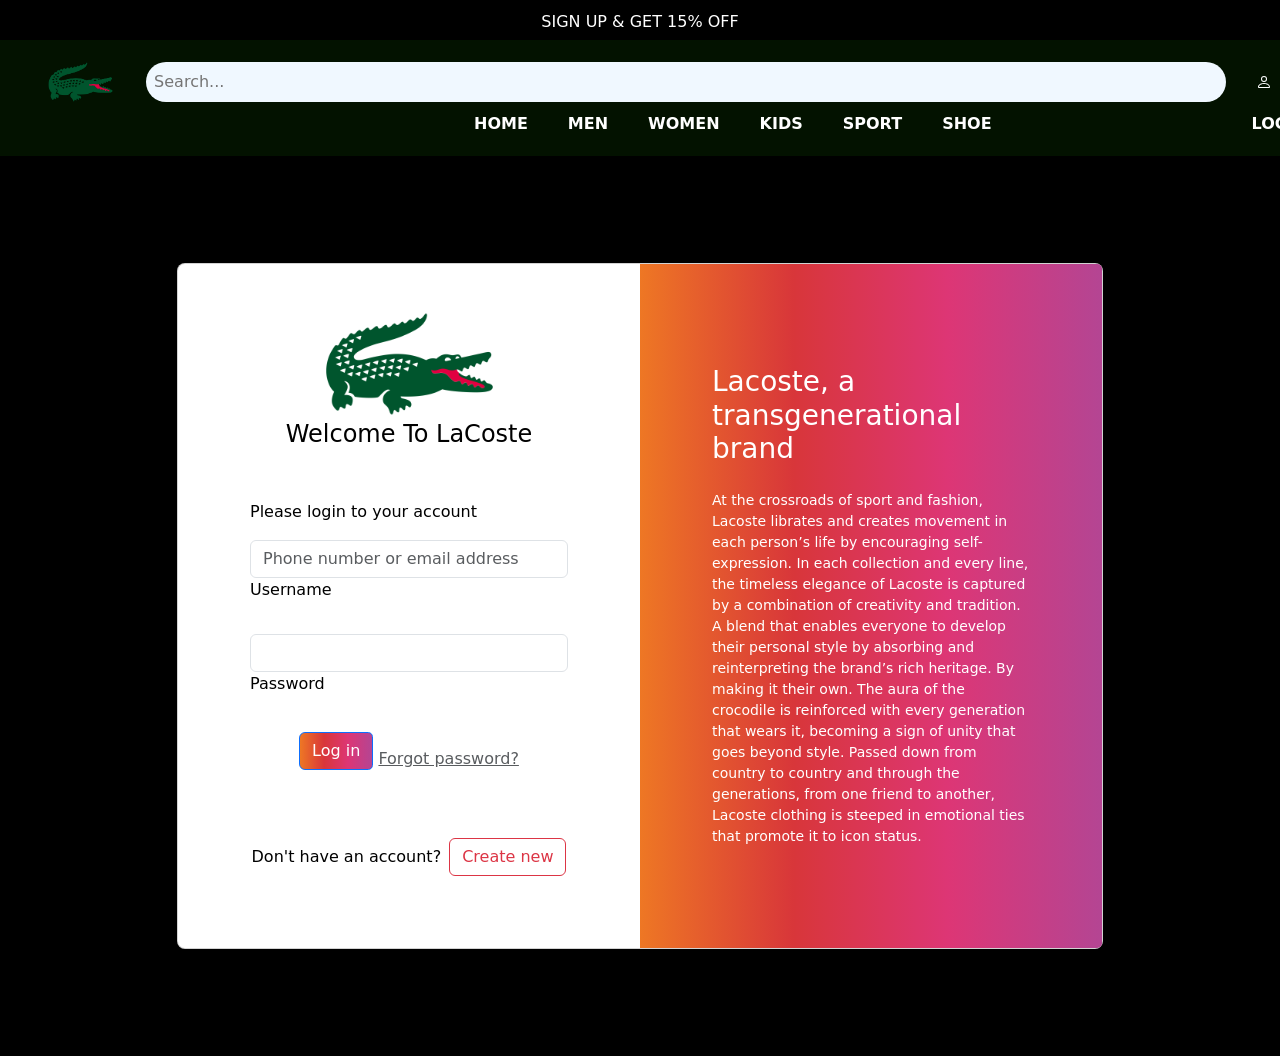
<file: login.html>
<!DOCTYPE html>
<html lang="en">
<head>
    <meta charset="UTF-8">
    <meta name="viewport" content="width=device-width, initial-scale=1.0">
    <title>Lacoste Clothing</title>
    <link rel="icon" href="img/Lacoste-Symbol.png">    <link href="https://cdn.jsdelivr.net/npm/bootstrap@5.3.3/dist/css/bootstrap.min.css" rel="stylesheet" integrity="sha384-QWTKZyjpPEjISv5WaRU9OFeRpok6YctnYmDr5pNlyT2bRjXh0JMhjY6hW+ALEwIH" crossorigin="anonymous">
    <script src="https://cdn.jsdelivr.net/npm/bootstrap@5.3.3/dist/js/bootstrap.bundle.min.js" integrity="sha384-YvpcrYf0tY3lHB60NNkmXc5s9fDVZLESaAA55NDzOxhy9GkcIdslK1eN7N6jIeHz" crossorigin="anonymous"></script>
</head>
<style>
    .gradient-custom-2 {
/* fallback for old browsers */
background: #fccb90;

/* Chrome 10-25, Safari 5.1-6 */
background: -webkit-linear-gradient(to right, #ee7724, #d8363a, #dd3675, #b44593);

/* W3C, IE 10+/ Edge, Firefox 16+, Chrome 26+, Opera 12+, Safari 7+ */
background: linear-gradient(to right, #ee7724, #d8363a, #dd3675, #b44593);
}

@media (min-width: 768px) {
.gradient-form {
height: 100vh !important;
}
}
@media (min-width: 769px) {
.gradient-custom-2 {
border-top-right-radius: .3rem;
border-bottom-right-radius: .3rem;
}
}
.body{
    margin: 0;
    padding: 0;
    font-family: Arial, sans-serif;
    
}
.slide{
    background-color: rgb(0, 0, 0);
    width: 100%;
    height: 40px;
    color: white;
    text-align: center;
    padding-top: 5px;
}

.navbar {
    background-color: rgb(3, 18, 0);
    padding: 10px 20px;
    color: #fff;
  
}
.navbar-top {
    display: flex;
    justify-content: space-between;
    align-items: center;
}
.navbar-top img {
    height: 40px;
    padding-left: 25px;
    margin-top: 12px;
}
.navbar-top .search-bar {
    width: 1080px;
    margin: 0 20px;
}
.navbar-top .search-bar input[type="text"] {
    width: 100%;
    padding: 8px;
    margin-top: 12px;
    margin-left: 10px;
    border: none;
    border-radius: 1100px;
    background-color: aliceblue;

}
.navbar-top .icons {
    display: flex;
    gap: 25px;
    font-size: xx-large;
    cursor: pointer;
    margin-top: 12px;
    margin-left: 20px
}

.navbar-top .icons svg {
    font-size: 24px;
    cursor: pointer;
}
.navbar-bottom {
    display: flex;
    justify-content: center;
    margin-left: 35%;
}
.navbar-bottom a {
    color: #fff;
    padding: 10px 20px;
    text-decoration: none;
    text-transform: uppercase;
    font-weight: bold;
}
.navbar-bottom a:hover {
    color: #216f25;
}
</style>
<body>
    <div class="sticky">
        <div class="slide">
        <div id="tr" class="carousel slide" data-bs-ride="carousel" style="transition: 0.1s;">
            <div class="carousel-inner">
              <div class="carousel-item active">
                <p>SIGN UP & GET 15% OFF</p>
              </div>
              <div class="carousel-item">
                <p>FREE DELIVERY, RETURN & EXCHANGE</p>
              </div>
              <div class="carousel-item">
                <p>EXTRA 5% OFF ON PREPAID ORDERS</p>
              </div>
            </div>  
          </div>
        </div>
        <div class="navbar">
          <div class="navbar-top">
              <img src="img/Lacoste-Symbol.png" alt="Logo">
              <div class="search-bar">
                  <input type="text" placeholder="Search...">
              </div>
              <div class="icons">
                <svg xmlns="http://www.w3.org/2000/svg" width="16" height="16" fill="currentColor" class="bi bi-person" viewBox="0 0 16 16">
                  <path d="M8 8a3 3 0 1 0 0-6 3 3 0 0 0 0 6m2-3a2 2 0 1 1-4 0 2 2 0 0 1 4 0m4 8c0 1-1 1-1 1H3s-1 0-1-1 1-4 6-4 6 3 6 4m-1-.004c-.001-.246-.154-.986-.832-1.664C11.516 10.68 10.289 10 8 10s-3.516.68-4.168 1.332c-.678.678-.83 1.418-.832 1.664z"/>
                </svg>
                <svg xmlns="http://www.w3.org/2000/svg" width="16" height="16" fill="currentColor" class="bi bi-heart-fill" viewBox="0 0 16 16">
                  <path fill-rule="evenodd" d="M8 1.314C12.438-3.248 23.534 4.735 8 15-7.534 4.736 3.562-3.248 8 1.314"/>
                </svg>
                <svg xmlns="http://www.w3.org/2000/svg |" width="16" height="16" fill="currentColor" class="bi bi-bag-check-fill" viewBox="0 0 16 16">
                  <path fill-rule="evenodd" d="M10.5 3.5a2.5 2.5 0 0 0-5 0V4h5zm1 0V4H15v10a2 2 0 0 1-2 2H3a2 2 0 0 1-2-2V4h3.5v-.5a3.5 3.5 0 1 1 7 0m-.646 5.354a.5.5 0 0 0-.708-.708L7.5 10.793 6.354 9.646a.5.5 0 1 0-.708.708l1.5 1.5a.5.5 0 0 0 .708 0z"/>
                </svg>
                <svg xmlns="http://www.w3.org/2000/svg" width="16" height="16" fill="currentColor" class="bi bi-geo-alt-fill" viewBox="0 0 16 16">
                  <path d="M8 16s6-5.686 6-10A6 6 0 0 0 2 6c0 4.314 6 10 6 10m0-7a3 3 0 1 1 0-6 3 3 0 0 1 0 6"/>
                </svg>
              </div>
          </div>
          <div class="navbar-bottom">
            <a href="index.html">Home</a>
            <a href="men.html">Men</a>
            <a href="women.html">Women</a>
            <a href="kids.html">Kids</a>
            <a href="sport.html">Sport</a>
            <a href="shoe.html">Shoe</a>
            <a href="login.html" style="padding-left: 240px;">Login/SignUp</a>
          </div>
      </div>
    </div>
    <section class="h-100 gradient-form" style="background-color: #000000;">
        <div class="container py-5 h-100">
          <div class="row d-flex justify-content-center align-items-center h-100">
            <div class="col-xl-10">
              <div class="card rounded-3 text-black">
                <div class="row g-0">
                  <div class="col-lg-6">
                    <div class="card-body p-md-5 mx-md-4">
      
                      <div class="text-center">
                        <img src="img/Lacoste-Symbol.png"
                          style="width: 185px;" alt="logo">
                        <h4 class="mt-1 mb-5 pb-1">Welcome To LaCoste</h4>
                      </div>
      
                      <form>
                        <p>Please login to your account</p>
      
                        <div data-mdb-input-init class="form-outline mb-4">
                          <input type="email" id="form2Example11" class="form-control"
                            placeholder="Phone number or email address" />
                          <label class="form-label" for="form2Example11">Username</label>
                        </div>
      
                        <div data-mdb-input-init class="form-outline mb-4">
                          <input type="password" id="form2Example22" class="form-control" />
                          <label class="form-label" for="form2Example22">Password</label>
                        </div>
      
                        <div class="text-center pt-1 mb-5 pb-1">
                          <button data-mdb-button-init data-mdb-ripple-init class="btn btn-primary btn-block fa-lg gradient-custom-2 mb-3" type="button">Log
                            in</button>
                          <a class="text-muted" href="#!">Forgot password?</a>
                        </div>
      
                        <div class="d-flex align-items-center justify-content-center pb-4">
                          <p class="mb-0 me-2">Don't have an account?</p>
                          <button  type="button" data-mdb-button-init data-mdb-ripple-init class="btn btn-outline-danger">Create new</button>
                        </div>
      
                      </form>
      
                    </div>
                  </div>
                  <div class="col-lg-6 d-flex align-items-center gradient-custom-2">
                    <div class="text-white px-3 py-4 p-md-5 mx-md-4">
                      <h3 class="mb-4">Lacoste, a transgenerational brand</h3>
                      <p class="small mb-0"> At the crossroads of sport and fashion, Lacoste librates and creates movement in each person’s life by encouraging self-expression. In each collection and every line, the timeless elegance of Lacoste is captured by a combination of creativity and tradition. A blend that enables everyone to develop their personal style by absorbing and reinterpreting the brand’s rich heritage. By making it their own.

                        The aura of the crocodile is reinforced with every generation that wears it, becoming a sign of unity that goes beyond style. Passed down from country to country and through the generations, from one friend to another, Lacoste clothing is steeped in emotional ties that promote it to icon status.</p>
                    </div>
                  </div>
                </div>
              </div>
            </div>
          </div>
        </div>
      </section>
</body>
</html>
</file>
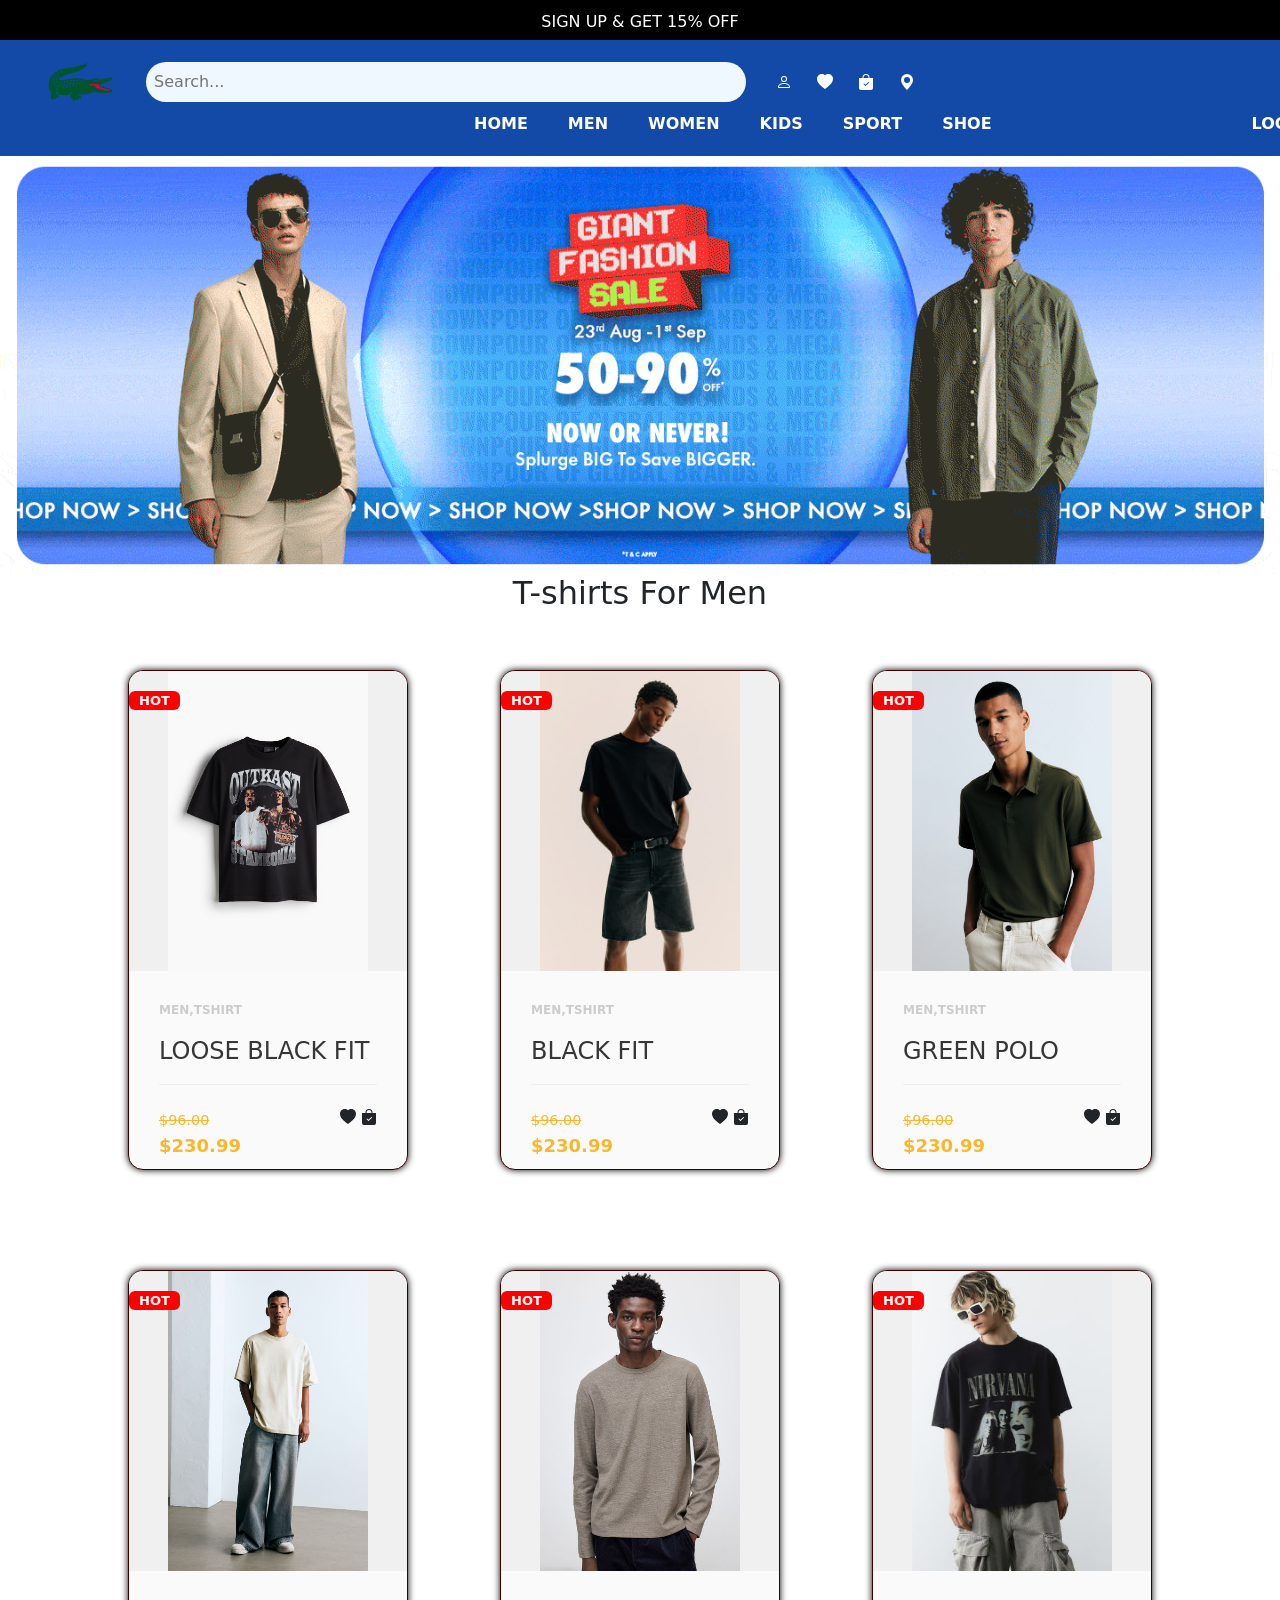
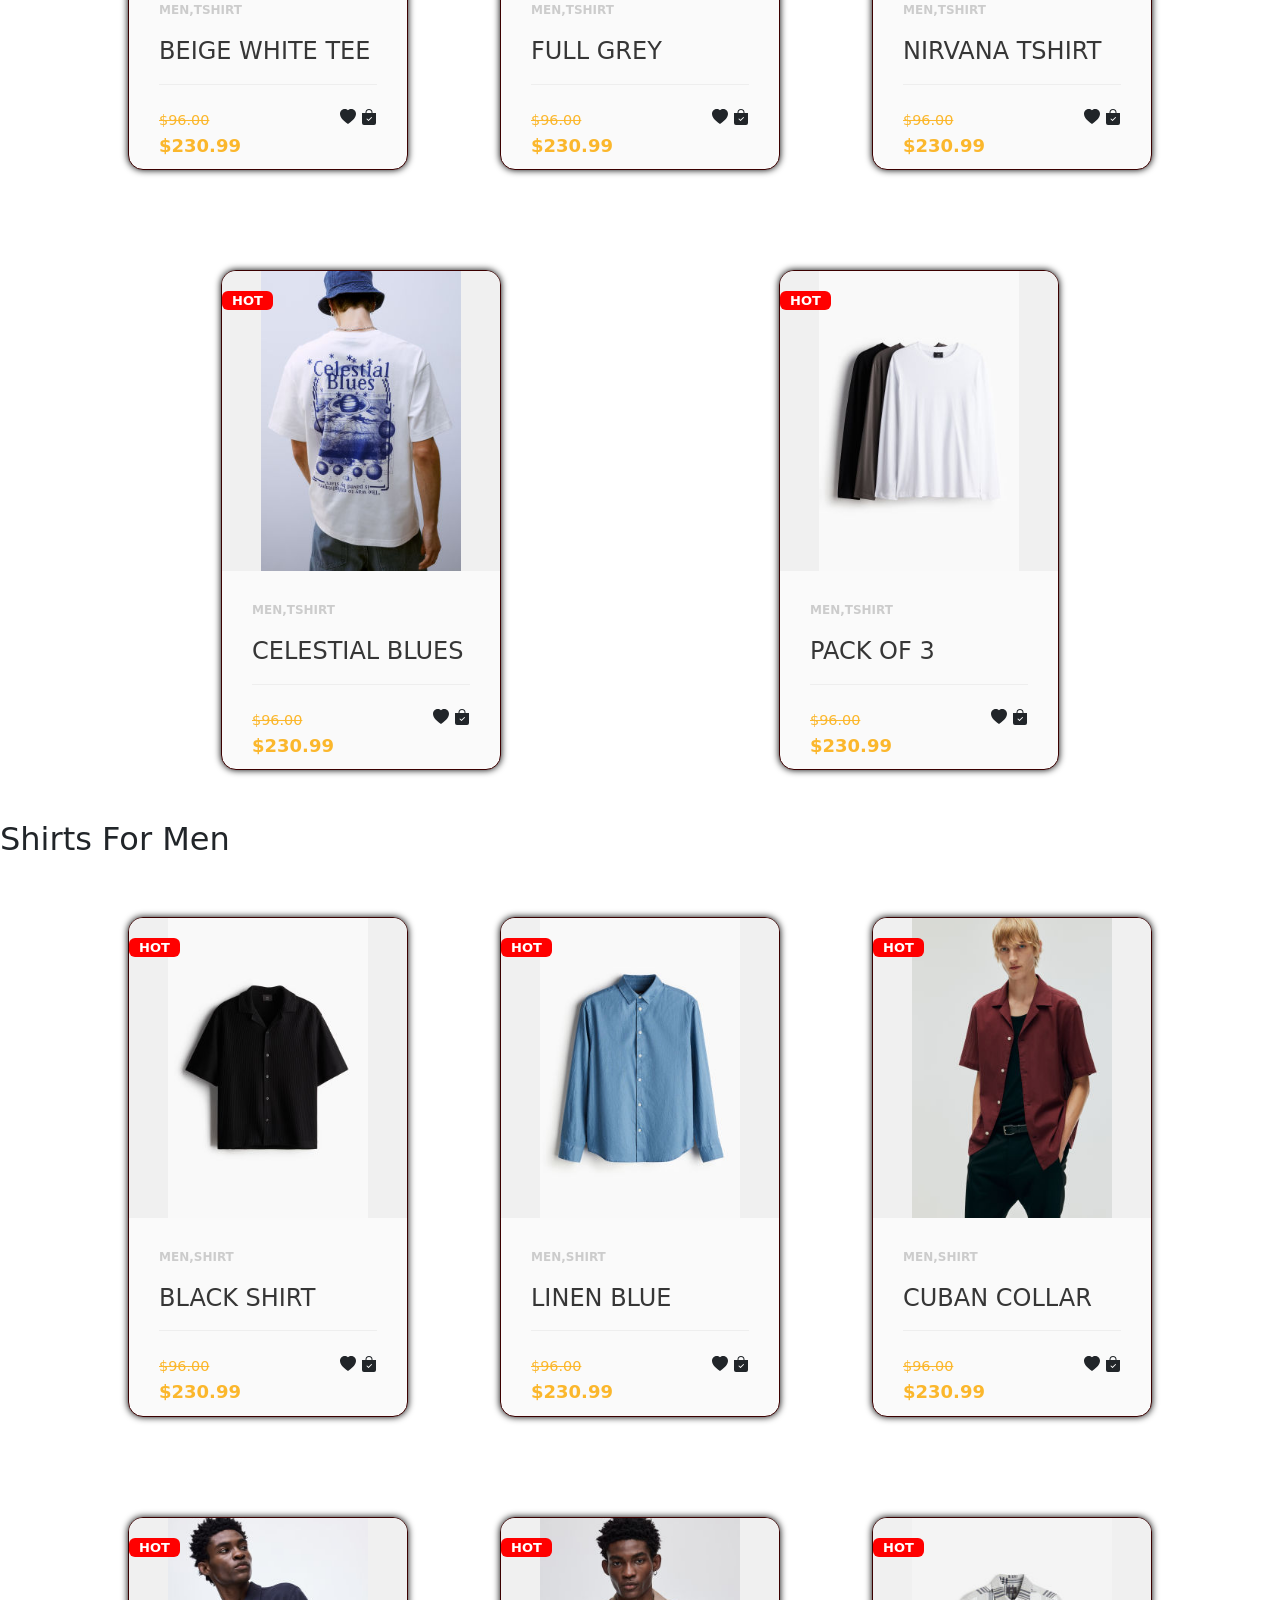
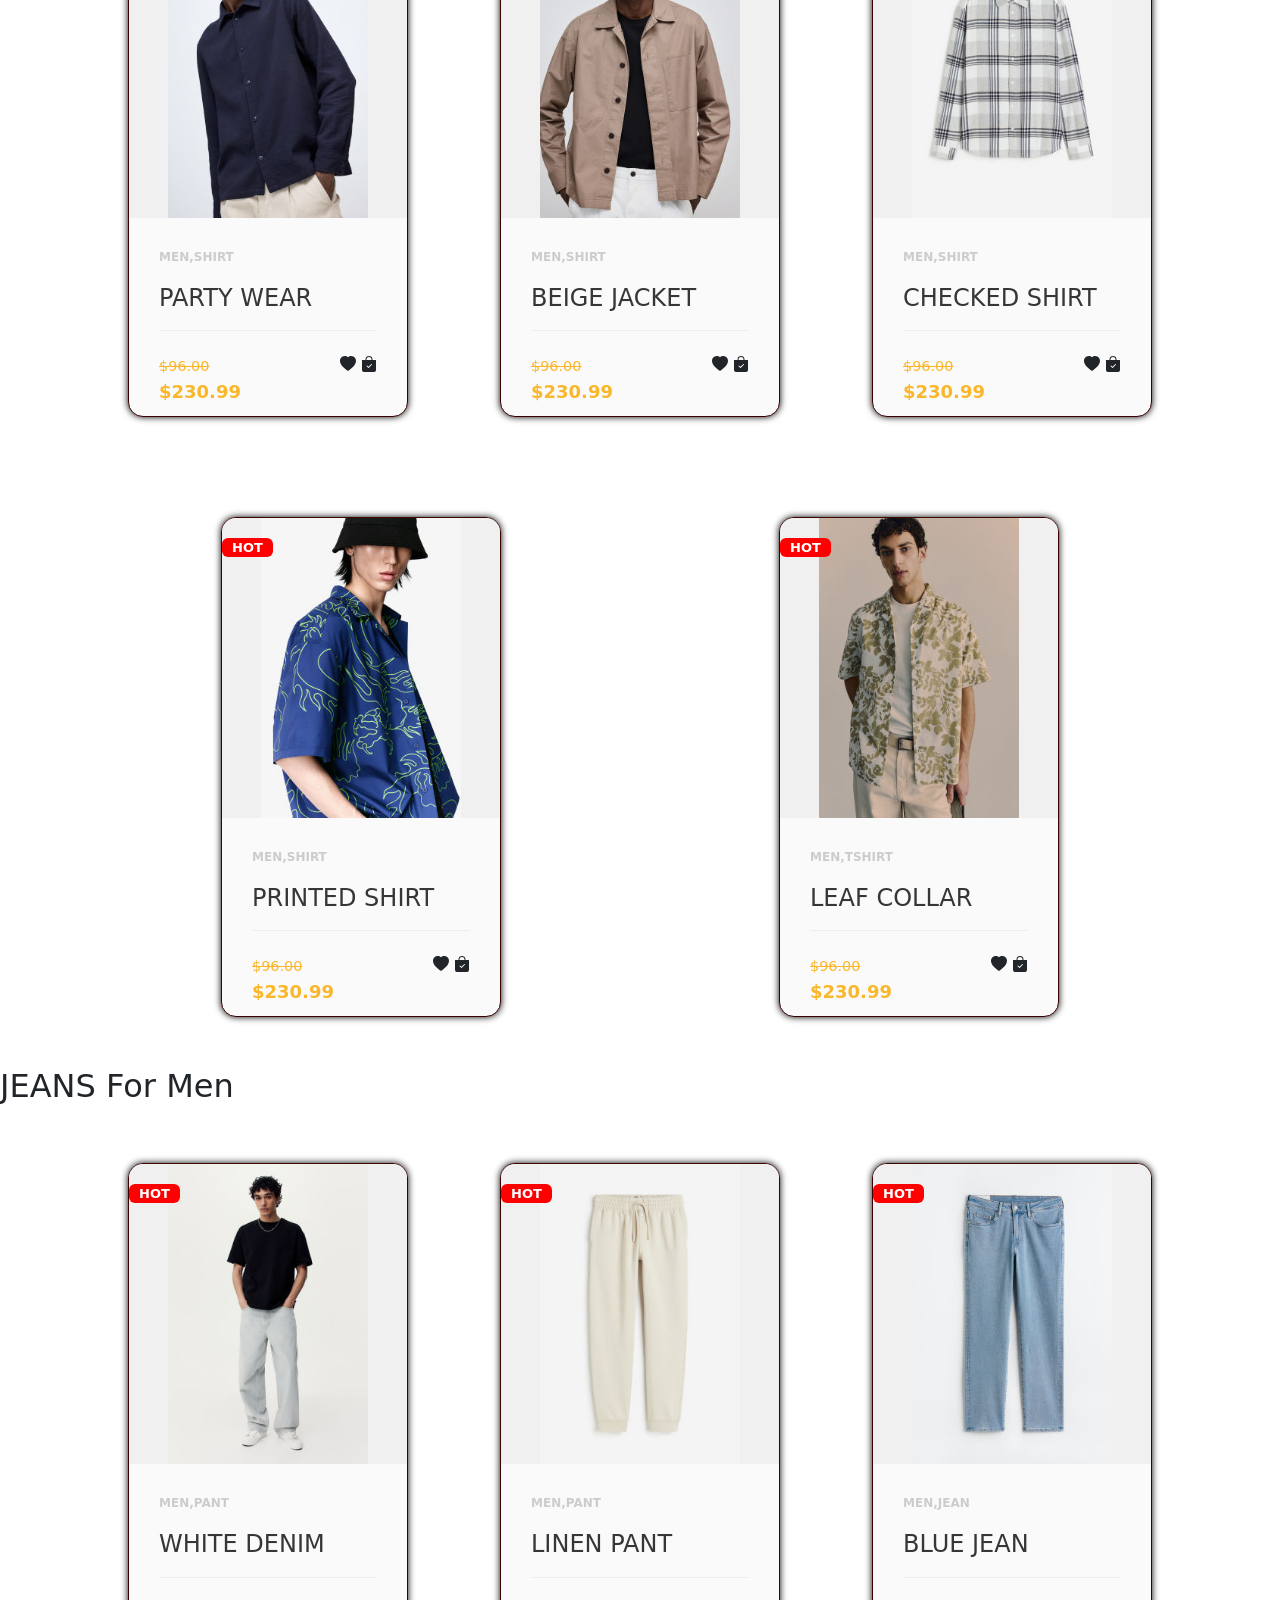
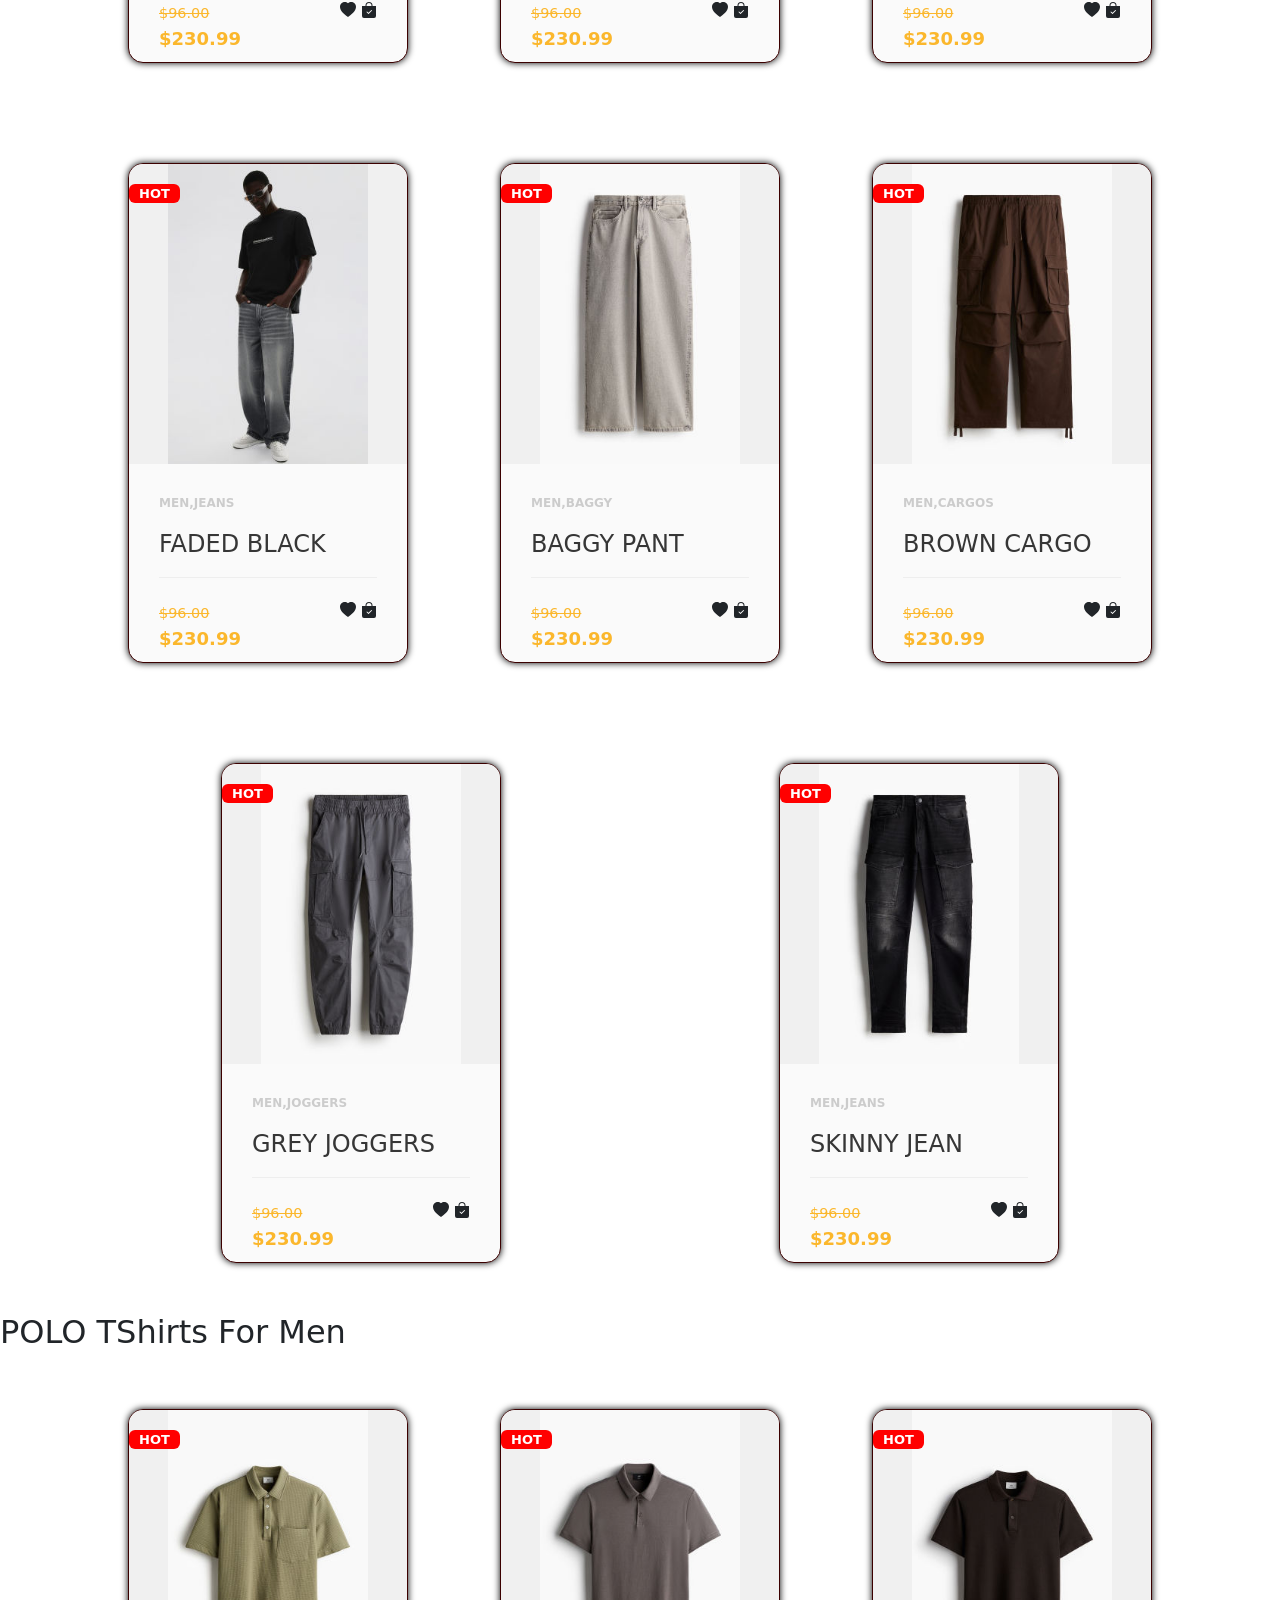
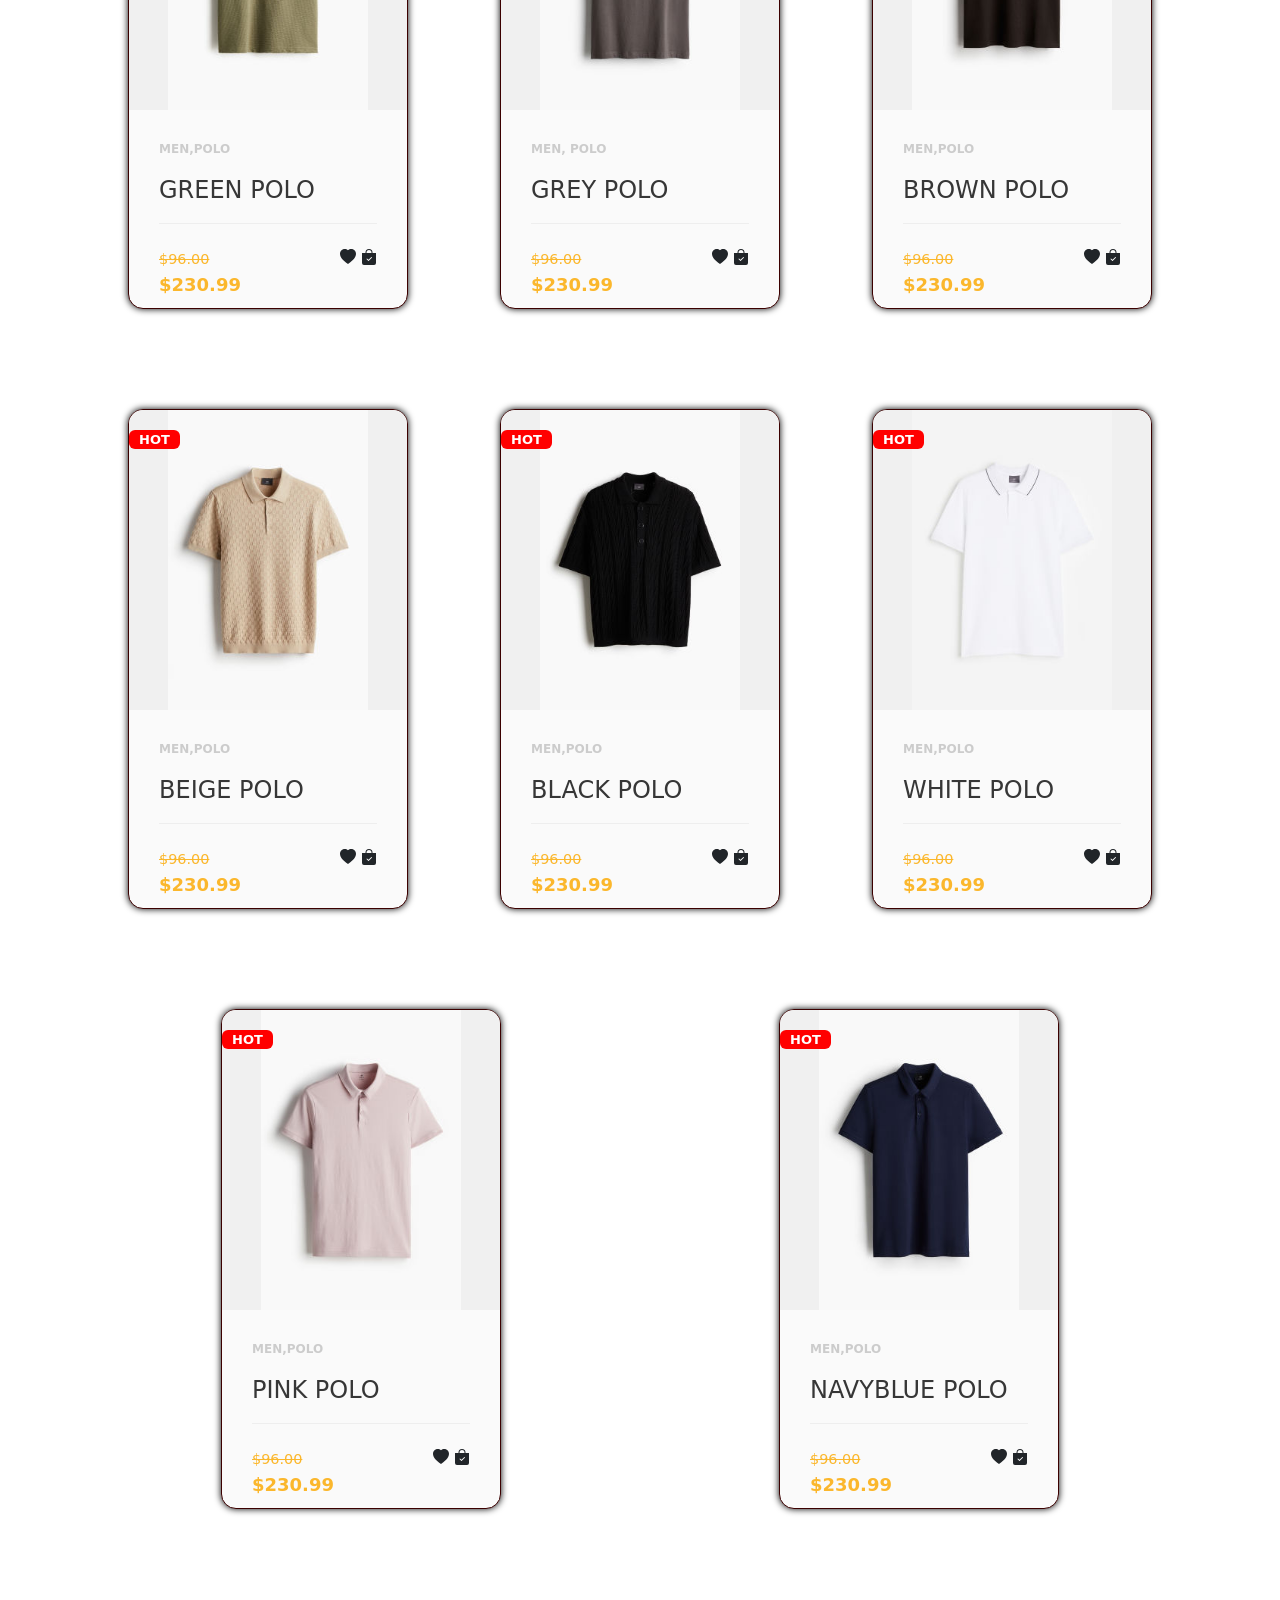
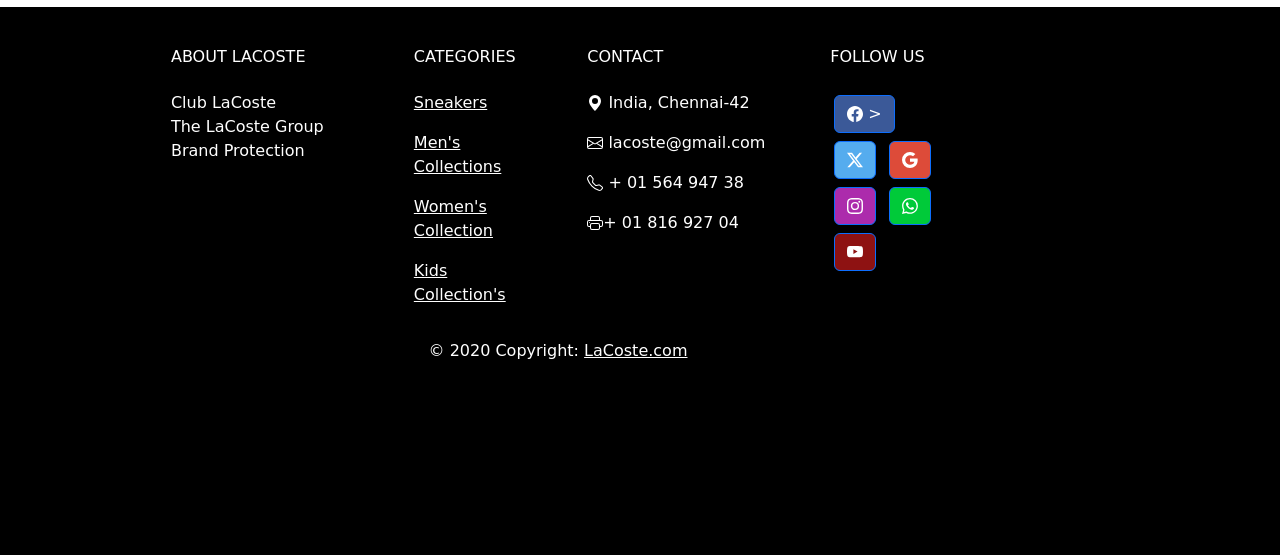
<file: men.html>
<!DOCTYPE html>
<html lang="en">
<head>
    <meta charset="UTF-8">
    <meta name="viewport" content="width=device-width, initial-scale=1.0">
    <title>Lacoste Clothing</title>
    <link rel="icon" href="img/Lacoste-Symbol.png">    <link href="https://cdn.jsdelivr.net/npm/bootstrap@5.3.3/dist/css/bootstrap.min.css" rel="stylesheet" integrity="sha384-QWTKZyjpPEjISv5WaRU9OFeRpok6YctnYmDr5pNlyT2bRjXh0JMhjY6hW+ALEwIH" crossorigin="anonymous">
    <script src="https://cdn.jsdelivr.net/npm/bootstrap@5.3.3/dist/js/bootstrap.bundle.min.js" integrity="sha384-YvpcrYf0tY3lHB60NNkmXc5s9fDVZLESaAA55NDzOxhy9GkcIdslK1eN7N6jIeHz" crossorigin="anonymous"></script>
    <link rel="stylesheet" href="style.css">
</head>
<style>
  .body{
    margin: 0;
    padding: 0;
    font-family: Arial, sans-serif;
}

.slide{
    background-color: rgb(0, 0, 0);
    width: 100%;
    height: 40px;
    color: white;
    text-align: center;
    padding-top: 5px;
}

.navbar {
    background-color: rgb(20, 74, 167);
    padding: 10px 20px;
    color: #fff;
  
}
.navbar-top {
    display: flex;
    justify-content: space-between;
    align-items: center;
}
.navbar-top img {
    height: 40px;
    padding-left: 25px;
    margin-top: 12px;
}
.navbar-top .search-bar {
    width: 1080px;
    margin: 0 20px;
}
.navbar-top .search-bar input[type="text"] {
    width: 100%;
    padding: 8px;
    margin-top: 12px;
    margin-left: 10px;
    border: none;
    border-radius: 1100px;
    background-color: aliceblue;

}
.navbar-top .icons {
    display: flex;
    gap: 25px;
    font-size: xx-large;
    cursor: pointer;
    margin-top: 12px;
    margin-left: 20px
}

.navbar-top .icons svg {
    font-size: 24px;
    cursor: pointer;
}
.navbar-bottom {
    display: flex;
    justify-content: center;
    margin-left: 35%;
}
.navbar-bottom a {
    color: #fff;
    padding: 10px 20px;
    text-decoration: none;
    text-transform: uppercase;
    font-weight: bold;
}
.navbar-bottom a:hover {
    color: #216f25;
}
.collections .gif img{
  width: 100%;
}
.mens .collections .ttxt{
  text-align: center;
}

.container{
  width: 90%;
  height: 100%;
  display:flex;
  flex-wrap: wrap;
  align-items: center;
  justify-content: space-between;
}

.product-card {
    width: 280px;
    position: relative;
    height: 500px;
    margin: 50px auto;
    overflow: hidden;
  border: 1px solid rgb(59, 0, 0);
  border-radius: 15px;
  box-shadow: 0 0 7px rgb(0, 0, 0.8);
    background: #fafafa;
}

.badge {
    position: absolute;
    left: 0;
    top: 20px;
    text-transform: uppercase;
    font-size: 13px;
    font-weight: 700;
    background: red;
    color: #fff;
    padding: 3px 10px;
}

.product-tumb {
    display: flex;
    align-items: center;
    justify-content: center;
    height: 300px;
    background: #f0f0f0;
}

.product-tumb img {
    max-width: 100%;
    max-height: 100%;
}

.product-details {
    padding: 30px;
}

.product-catagory {
    display: block;
    font-size: 12px;
    font-weight: 700;
    text-transform: uppercase;
    color: #ccc;
    margin-bottom: 18px;
}

.product-details h4 a {
    font-weight: 500;
    display: block;
    margin-bottom: 18px;
    text-transform: uppercase;
    color: #363636;
    text-decoration: none;
    transition: 0.3s;
}

.product-details h4 a:hover {
    color: #fbb72c;
}



.product-bottom-details {
    overflow: hidden;
    border-top: 1px solid #eee;
    padding-top: 20px;
}

.product-bottom-details div {
    float: left;
    width: 50%;
}

.product-price {
    font-size: 18px;
    color: #fbb72c;
    font-weight: 600;
}

.product-price small {
    font-size: 80%;
    font-weight: 400;
    text-decoration: line-through;
    display: inline-block;
    margin-right: 5px;
}

.product-links {
    text-align: right;
}



</style>
<body>
    <div class="slide">
    <div id="tr" class="carousel slide" data-bs-ride="carousel" style="transition: 0.1s;">
        <div class="carousel-inner">
          <div class="carousel-item active">
            <p>SIGN UP & GET 15% OFF</p>
          </div>
          <div class="carousel-item">
            <p>FREE DELIVERY, RETURN & EXCHANGE</p>
          </div>
          <div class="carousel-item">
            <p>EXTRA 5% OFF ON PREPAID ORDERS</p>
          </div>
        </div>  
      </div>
    </div>
    <div class="navbar">
      <div class="navbar-top">
          <img src="img/Lacoste-Symbol.png" alt="Logo">
          <div class="search-bar">
              <input type="text" placeholder="Search...">
          </div>
          <div class="icons">
            <svg xmlns="http://www.w3.org/2000/svg" width="16" height="16" fill="currentColor" class="bi bi-person" viewBox="0 0 16 16">
              <path d="M8 8a3 3 0 1 0 0-6 3 3 0 0 0 0 6m2-3a2 2 0 1 1-4 0 2 2 0 0 1 4 0m4 8c0 1-1 1-1 1H3s-1 0-1-1 1-4 6-4 6 3 6 4m-1-.004c-.001-.246-.154-.986-.832-1.664C11.516 10.68 10.289 10 8 10s-3.516.68-4.168 1.332c-.678.678-.83 1.418-.832 1.664z"/>
            </svg>
            <svg xmlns="http://www.w3.org/2000/svg" width="16" height="16" fill="currentColor" class="bi bi-heart-fill" viewBox="0 0 16 16">
              <path fill-rule="evenodd" d="M8 1.314C12.438-3.248 23.534 4.735 8 15-7.534 4.736 3.562-3.248 8 1.314"/>
            </svg>
            <svg xmlns="http://www.w3.org/2000/svg |" width="16" height="16" fill="currentColor" class="bi bi-bag-check-fill" viewBox="0 0 16 16">
              <path fill-rule="evenodd" d="M10.5 3.5a2.5 2.5 0 0 0-5 0V4h5zm1 0V4H15v10a2 2 0 0 1-2 2H3a2 2 0 0 1-2-2V4h3.5v-.5a3.5 3.5 0 1 1 7 0m-.646 5.354a.5.5 0 0 0-.708-.708L7.5 10.793 6.354 9.646a.5.5 0 1 0-.708.708l1.5 1.5a.5.5 0 0 0 .708 0z"/>
            </svg>
            <svg xmlns="http://www.w3.org/2000/svg" width="16" height="16" fill="currentColor" class="bi bi-geo-alt-fill" viewBox="0 0 16 16">
              <path d="M8 16s6-5.686 6-10A6 6 0 0 0 2 6c0 4.314 6 10 6 10m0-7a3 3 0 1 1 0-6 3 3 0 0 1 0 6"/>
            </svg>
          </div>
      </div>
      <!-- navbar -->
      <div class="navbar-bottom">
        <a href="index.html">Home</a>
        <a href="men.html">Men</a>
        <a href="women.html">Women</a>
        <a href="kids.html">Kids</a>
        <a href="sport.html">Sport</a>
        <a href="shoe.html">Shoe</a>
        <a href="login.html" style="padding-left: 240px;">Login/SignUp</a>
      </div>
  </div>

<!-- next line -->
  <div class="mens">
    <div class="collections">
      <div class="gif">
        <img src="img/D-MHP-1.0-23082024-mainbanner-z1-p1-gfsgolive-4080.gif" alt="">
      </div>
      <div class="ttxt">
        <h2>T-shirts For Men</h2>
      </div>
    </div>
    </div>
    <!-- products -->
     <div class="container">
    <div class="product-card">
      <div class="badge">Hot</div>
      <div class="product-tumb">
        <img src="menimg/1.jpg" alt="">
      </div>
      <div class="product-details">
        <span class="product-catagory">Men,tshirt</span>
        <h4><a href="">Loose black fit</a></h4>
        <div class="product-bottom-details">
          <div class="product-price"><small>$96.00</small>$230.99</div>
          <div class="product-links">
            <svg xmlns="http://www.w3.org/2000/svg" width="16" height="16" fill="currentColor" class="bi bi-heart-fill" viewBox="0 0 16 16">
              <path fill-rule="evenodd" d="M8 1.314C12.438-3.248 23.534 4.735 8 15-7.534 4.736 3.562-3.248 8 1.314"/>
            </svg>
            <svg xmlns="http://www.w3.org/2000/svg |" width="16" height="16" fill="currentColor" class="bi bi-bag-check-fill" viewBox="0 0 16 16">
              <path fill-rule="evenodd" d="M10.5 3.5a2.5 2.5 0 0 0-5 0V4h5zm1 0V4H15v10a2 2 0 0 1-2 2H3a2 2 0 0 1-2-2V4h3.5v-.5a3.5 3.5 0 1 1 7 0m-.646 5.354a.5.5 0 0 0-.708-.708L7.5 10.793 6.354 9.646a.5.5 0 1 0-.708.708l1.5 1.5a.5.5 0 0 0 .708 0z"/>
            </svg>
          </div>
        </div>
      </div>
    </div>
    <div class="product-card">
      <div class="badge">Hot</div>
      <div class="product-tumb">
        <img src="menimg/2.jpg" alt="">
      </div>
      <div class="product-details">
        <span class="product-catagory">Men,tshirt</span>
        <h4><a href="">Black fit</a></h4>
        <div class="product-bottom-details">
          <div class="product-price"><small>$96.00</small>$230.99</div>
          <div class="product-links">
            <svg xmlns="http://www.w3.org/2000/svg" width="16" height="16" fill="currentColor" class="bi bi-heart-fill" viewBox="0 0 16 16">
              <path fill-rule="evenodd" d="M8 1.314C12.438-3.248 23.534 4.735 8 15-7.534 4.736 3.562-3.248 8 1.314"/>
            </svg>
            <svg xmlns="http://www.w3.org/2000/svg |" width="16" height="16" fill="currentColor" class="bi bi-bag-check-fill" viewBox="0 0 16 16">
              <path fill-rule="evenodd" d="M10.5 3.5a2.5 2.5 0 0 0-5 0V4h5zm1 0V4H15v10a2 2 0 0 1-2 2H3a2 2 0 0 1-2-2V4h3.5v-.5a3.5 3.5 0 1 1 7 0m-.646 5.354a.5.5 0 0 0-.708-.708L7.5 10.793 6.354 9.646a.5.5 0 1 0-.708.708l1.5 1.5a.5.5 0 0 0 .708 0z"/>
            </svg>
          </div>
        </div>
      </div>
    </div>
    <div class="product-card">
      <div class="badge">Hot</div>
      <div class="product-tumb">
        <img src="menimg/3.jpg" alt="">
      </div>
      <div class="product-details">
        <span class="product-catagory">Men,tshirt</span>
        <h4><a href="">Green Polo</a></h4>
        <div class="product-bottom-details">
          <div class="product-price"><small>$96.00</small>$230.99</div>
          <div class="product-links">
            <svg xmlns="http://www.w3.org/2000/svg" width="16" height="16" fill="currentColor" class="bi bi-heart-fill" viewBox="0 0 16 16">
              <path fill-rule="evenodd" d="M8 1.314C12.438-3.248 23.534 4.735 8 15-7.534 4.736 3.562-3.248 8 1.314"/>
            </svg>
            <svg xmlns="http://www.w3.org/2000/svg |" width="16" height="16" fill="currentColor" class="bi bi-bag-check-fill" viewBox="0 0 16 16">
              <path fill-rule="evenodd" d="M10.5 3.5a2.5 2.5 0 0 0-5 0V4h5zm1 0V4H15v10a2 2 0 0 1-2 2H3a2 2 0 0 1-2-2V4h3.5v-.5a3.5 3.5 0 1 1 7 0m-.646 5.354a.5.5 0 0 0-.708-.708L7.5 10.793 6.354 9.646a.5.5 0 1 0-.708.708l1.5 1.5a.5.5 0 0 0 .708 0z"/>
            </svg>
          </div>
        </div>
      </div>
    </div>
    <div class="product-card">
      <div class="badge">Hot</div>
      <div class="product-tumb">
        <img src="menimg/4.jpg" alt="">
      </div>
      <div class="product-details">
        <span class="product-catagory">Men,tshirt</span>
        <h4><a href="">Beige White Tee</a></h4>
        <div class="product-bottom-details">
          <div class="product-price"><small>$96.00</small>$230.99</div>
          <div class="product-links">
            <svg xmlns="http://www.w3.org/2000/svg" width="16" height="16" fill="currentColor" class="bi bi-heart-fill" viewBox="0 0 16 16">
              <path fill-rule="evenodd" d="M8 1.314C12.438-3.248 23.534 4.735 8 15-7.534 4.736 3.562-3.248 8 1.314"/>
            </svg>
            <svg xmlns="http://www.w3.org/2000/svg |" width="16" height="16" fill="currentColor" class="bi bi-bag-check-fill" viewBox="0 0 16 16">
              <path fill-rule="evenodd" d="M10.5 3.5a2.5 2.5 0 0 0-5 0V4h5zm1 0V4H15v10a2 2 0 0 1-2 2H3a2 2 0 0 1-2-2V4h3.5v-.5a3.5 3.5 0 1 1 7 0m-.646 5.354a.5.5 0 0 0-.708-.708L7.5 10.793 6.354 9.646a.5.5 0 1 0-.708.708l1.5 1.5a.5.5 0 0 0 .708 0z"/>
            </svg>
          </div>
        </div>
      </div>
    </div> 
    <div class="product-card">
      <div class="badge">Hot</div>
      <div class="product-tumb">
        <img src="menimg/5.jpg" alt="">
      </div>
      <div class="product-details">
        <span class="product-catagory">Men,tshirt</span>
        <h4><a href="">Full Grey</a></h4>
        <div class="product-bottom-details">
          <div class="product-price"><small>$96.00</small>$230.99</div>
          <div class="product-links">
            <svg xmlns="http://www.w3.org/2000/svg" width="16" height="16" fill="currentColor" class="bi bi-heart-fill" viewBox="0 0 16 16">
              <path fill-rule="evenodd" d="M8 1.314C12.438-3.248 23.534 4.735 8 15-7.534 4.736 3.562-3.248 8 1.314"/>
            </svg>
            <svg xmlns="http://www.w3.org/2000/svg |" width="16" height="16" fill="currentColor" class="bi bi-bag-check-fill" viewBox="0 0 16 16">
              <path fill-rule="evenodd" d="M10.5 3.5a2.5 2.5 0 0 0-5 0V4h5zm1 0V4H15v10a2 2 0 0 1-2 2H3a2 2 0 0 1-2-2V4h3.5v-.5a3.5 3.5 0 1 1 7 0m-.646 5.354a.5.5 0 0 0-.708-.708L7.5 10.793 6.354 9.646a.5.5 0 1 0-.708.708l1.5 1.5a.5.5 0 0 0 .708 0z"/>
            </svg>
          </div>
        </div>
      </div>
    </div>
    <div class="product-card">
      <div class="badge">Hot</div>
      <div class="product-tumb">
        <img src="menimg/6.jpg" alt="">
      </div>
      <div class="product-details">
        <span class="product-catagory">Men,tshirt</span>
        <h4><a href="">Nirvana Tshirt</a></h4>
        <div class="product-bottom-details">
          <div class="product-price"><small>$96.00</small>$230.99</div>
          <div class="product-links">
            <svg xmlns="http://www.w3.org/2000/svg" width="16" height="16" fill="currentColor" class="bi bi-heart-fill" viewBox="0 0 16 16">
              <path fill-rule="evenodd" d="M8 1.314C12.438-3.248 23.534 4.735 8 15-7.534 4.736 3.562-3.248 8 1.314"/>
            </svg>
            <svg xmlns="http://www.w3.org/2000/svg |" width="16" height="16" fill="currentColor" class="bi bi-bag-check-fill" viewBox="0 0 16 16">
              <path fill-rule="evenodd" d="M10.5 3.5a2.5 2.5 0 0 0-5 0V4h5zm1 0V4H15v10a2 2 0 0 1-2 2H3a2 2 0 0 1-2-2V4h3.5v-.5a3.5 3.5 0 1 1 7 0m-.646 5.354a.5.5 0 0 0-.708-.708L7.5 10.793 6.354 9.646a.5.5 0 1 0-.708.708l1.5 1.5a.5.5 0 0 0 .708 0z"/>
            </svg>
          </div>
        </div>
      </div>
    </div>
    <div class="product-card">
      <div class="badge">Hot</div>
      <div class="product-tumb">
        <img src="menimg/7.jpg" alt="">
      </div>
      <div class="product-details">
        <span class="product-catagory">Men,tshirt</span>
        <h4><a href="">Celestial Blues</a></h4>
        <div class="product-bottom-details">
          <div class="product-price"><small>$96.00</small>$230.99</div>
          <div class="product-links">
            <svg xmlns="http://www.w3.org/2000/svg" width="16" height="16" fill="currentColor" class="bi bi-heart-fill" viewBox="0 0 16 16">
              <path fill-rule="evenodd" d="M8 1.314C12.438-3.248 23.534 4.735 8 15-7.534 4.736 3.562-3.248 8 1.314"/>
            </svg>
            <svg xmlns="http://www.w3.org/2000/svg |" width="16" height="16" fill="currentColor" class="bi bi-bag-check-fill" viewBox="0 0 16 16">
              <path fill-rule="evenodd" d="M10.5 3.5a2.5 2.5 0 0 0-5 0V4h5zm1 0V4H15v10a2 2 0 0 1-2 2H3a2 2 0 0 1-2-2V4h3.5v-.5a3.5 3.5 0 1 1 7 0m-.646 5.354a.5.5 0 0 0-.708-.708L7.5 10.793 6.354 9.646a.5.5 0 1 0-.708.708l1.5 1.5a.5.5 0 0 0 .708 0z"/>
            </svg>
          </div>
        </div>
      </div>
    </div>
    <div class="product-card">
      <div class="badge">Hot</div>
      <div class="product-tumb">
        <img src="menimg/8.jpg" alt="">
      </div>
      <div class="product-details">
        <span class="product-catagory">Men,tshirt</span>
        <h4><a href="">Pack of 3</a></h4>
        <div class="product-bottom-details">
          <div class="product-price"><small>$96.00</small>$230.99</div>
          <div class="product-links">
            <svg xmlns="http://www.w3.org/2000/svg" width="16" height="16" fill="currentColor" class="bi bi-heart-fill" viewBox="0 0 16 16">
              <path fill-rule="evenodd" d="M8 1.314C12.438-3.248 23.534 4.735 8 15-7.534 4.736 3.562-3.248 8 1.314"/>
            </svg>
            <svg xmlns="http://www.w3.org/2000/svg |" width="16" height="16" fill="currentColor" class="bi bi-bag-check-fill" viewBox="0 0 16 16">
              <path fill-rule="evenodd" d="M10.5 3.5a2.5 2.5 0 0 0-5 0V4h5zm1 0V4H15v10a2 2 0 0 1-2 2H3a2 2 0 0 1-2-2V4h3.5v-.5a3.5 3.5 0 1 1 7 0m-.646 5.354a.5.5 0 0 0-.708-.708L7.5 10.793 6.354 9.646a.5.5 0 1 0-.708.708l1.5 1.5a.5.5 0 0 0 .708 0z"/>
            </svg>
          </div>
        </div>
      </div>
    </div>
     </div>
     <!-- next -->
     <div class="ttxt">
      <h2>Shirts For Men</h2>
    </div>
    <!-- products -->
    <div class="container">
      <div class="product-card">
        <div class="badge">Hot</div>
        <div class="product-tumb">
          <img src="menimg/s1.jpg" alt="">
        </div>
        <div class="product-details">
          <span class="product-catagory">Men,Shirt</span>
          <h4><a href="">Black Shirt</a></h4>
          <div class="product-bottom-details">
            <div class="product-price"><small>$96.00</small>$230.99</div>
            <div class="product-links">
              <svg xmlns="http://www.w3.org/2000/svg" width="16" height="16" fill="currentColor" class="bi bi-heart-fill" viewBox="0 0 16 16">
                <path fill-rule="evenodd" d="M8 1.314C12.438-3.248 23.534 4.735 8 15-7.534 4.736 3.562-3.248 8 1.314"/>
              </svg>
              <svg xmlns="http://www.w3.org/2000/svg |" width="16" height="16" fill="currentColor" class="bi bi-bag-check-fill" viewBox="0 0 16 16">
                <path fill-rule="evenodd" d="M10.5 3.5a2.5 2.5 0 0 0-5 0V4h5zm1 0V4H15v10a2 2 0 0 1-2 2H3a2 2 0 0 1-2-2V4h3.5v-.5a3.5 3.5 0 1 1 7 0m-.646 5.354a.5.5 0 0 0-.708-.708L7.5 10.793 6.354 9.646a.5.5 0 1 0-.708.708l1.5 1.5a.5.5 0 0 0 .708 0z"/>
              </svg>
            </div>
          </div>
        </div>
      </div>
      <div class="product-card">
        <div class="badge">Hot</div>
        <div class="product-tumb">
          <img src="menimg/s2.jpg" alt="">
        </div>
        <div class="product-details">
          <span class="product-catagory">Men,Shirt</span>
          <h4><a href="">Linen Blue</a></h4>
          <div class="product-bottom-details">
            <div class="product-price"><small>$96.00</small>$230.99</div>
            <div class="product-links">
              <svg xmlns="http://www.w3.org/2000/svg" width="16" height="16" fill="currentColor" class="bi bi-heart-fill" viewBox="0 0 16 16">
                <path fill-rule="evenodd" d="M8 1.314C12.438-3.248 23.534 4.735 8 15-7.534 4.736 3.562-3.248 8 1.314"/>
              </svg>
              <svg xmlns="http://www.w3.org/2000/svg |" width="16" height="16" fill="currentColor" class="bi bi-bag-check-fill" viewBox="0 0 16 16">
                <path fill-rule="evenodd" d="M10.5 3.5a2.5 2.5 0 0 0-5 0V4h5zm1 0V4H15v10a2 2 0 0 1-2 2H3a2 2 0 0 1-2-2V4h3.5v-.5a3.5 3.5 0 1 1 7 0m-.646 5.354a.5.5 0 0 0-.708-.708L7.5 10.793 6.354 9.646a.5.5 0 1 0-.708.708l1.5 1.5a.5.5 0 0 0 .708 0z"/>
              </svg>
            </div>
          </div>
        </div>
      </div>
      <div class="product-card">
        <div class="badge">Hot</div>
        <div class="product-tumb">
          <img src="menimg/s3.jpg" alt="">
        </div>
        <div class="product-details">
          <span class="product-catagory">Men,Shirt</span>
          <h4><a href="">Cuban Collar</a></h4>
          <div class="product-bottom-details">
            <div class="product-price"><small>$96.00</small>$230.99</div>
            <div class="product-links">
              <svg xmlns="http://www.w3.org/2000/svg" width="16" height="16" fill="currentColor" class="bi bi-heart-fill" viewBox="0 0 16 16">
                <path fill-rule="evenodd" d="M8 1.314C12.438-3.248 23.534 4.735 8 15-7.534 4.736 3.562-3.248 8 1.314"/>
              </svg>
              <svg xmlns="http://www.w3.org/2000/svg |" width="16" height="16" fill="currentColor" class="bi bi-bag-check-fill" viewBox="0 0 16 16">
                <path fill-rule="evenodd" d="M10.5 3.5a2.5 2.5 0 0 0-5 0V4h5zm1 0V4H15v10a2 2 0 0 1-2 2H3a2 2 0 0 1-2-2V4h3.5v-.5a3.5 3.5 0 1 1 7 0m-.646 5.354a.5.5 0 0 0-.708-.708L7.5 10.793 6.354 9.646a.5.5 0 1 0-.708.708l1.5 1.5a.5.5 0 0 0 .708 0z"/>
              </svg>
            </div>
          </div>
        </div>
      </div>
      <div class="product-card">
        <div class="badge">Hot</div>
        <div class="product-tumb">
          <img src="menimg/s4.jpg" alt="">
        </div>
        <div class="product-details">
          <span class="product-catagory">Men,Shirt</span>
          <h4><a href="">Party Wear</a></h4>
          <div class="product-bottom-details">
            <div class="product-price"><small>$96.00</small>$230.99</div>
            <div class="product-links">
              <svg xmlns="http://www.w3.org/2000/svg" width="16" height="16" fill="currentColor" class="bi bi-heart-fill" viewBox="0 0 16 16">
                <path fill-rule="evenodd" d="M8 1.314C12.438-3.248 23.534 4.735 8 15-7.534 4.736 3.562-3.248 8 1.314"/>
              </svg>
              <svg xmlns="http://www.w3.org/2000/svg |" width="16" height="16" fill="currentColor" class="bi bi-bag-check-fill" viewBox="0 0 16 16">
                <path fill-rule="evenodd" d="M10.5 3.5a2.5 2.5 0 0 0-5 0V4h5zm1 0V4H15v10a2 2 0 0 1-2 2H3a2 2 0 0 1-2-2V4h3.5v-.5a3.5 3.5 0 1 1 7 0m-.646 5.354a.5.5 0 0 0-.708-.708L7.5 10.793 6.354 9.646a.5.5 0 1 0-.708.708l1.5 1.5a.5.5 0 0 0 .708 0z"/>
              </svg>
            </div>
          </div>
        </div>
      </div> 
      <div class="product-card">
        <div class="badge">Hot</div>
        <div class="product-tumb">
          <img src="menimg/s5.jpg" alt="">
        </div>
        <div class="product-details">
          <span class="product-catagory">Men,Shirt</span>
          <h4><a href="">Beige Jacket</a></h4>
          <div class="product-bottom-details">
            <div class="product-price"><small>$96.00</small>$230.99</div>
            <div class="product-links">
              <svg xmlns="http://www.w3.org/2000/svg" width="16" height="16" fill="currentColor" class="bi bi-heart-fill" viewBox="0 0 16 16">
                <path fill-rule="evenodd" d="M8 1.314C12.438-3.248 23.534 4.735 8 15-7.534 4.736 3.562-3.248 8 1.314"/>
              </svg>
              <svg xmlns="http://www.w3.org/2000/svg |" width="16" height="16" fill="currentColor" class="bi bi-bag-check-fill" viewBox="0 0 16 16">
                <path fill-rule="evenodd" d="M10.5 3.5a2.5 2.5 0 0 0-5 0V4h5zm1 0V4H15v10a2 2 0 0 1-2 2H3a2 2 0 0 1-2-2V4h3.5v-.5a3.5 3.5 0 1 1 7 0m-.646 5.354a.5.5 0 0 0-.708-.708L7.5 10.793 6.354 9.646a.5.5 0 1 0-.708.708l1.5 1.5a.5.5 0 0 0 .708 0z"/>
              </svg>
            </div>
          </div>
        </div>
      </div>
      <div class="product-card">
        <div class="badge">Hot</div>
        <div class="product-tumb">
          <img src="menimg/s6.jpg" alt="">
        </div>
        <div class="product-details">
          <span class="product-catagory">Men,Shirt</span>
          <h4><a href="">Checked Shirt</a></h4>
          <div class="product-bottom-details">
            <div class="product-price"><small>$96.00</small>$230.99</div>
            <div class="product-links">
              <svg xmlns="http://www.w3.org/2000/svg" width="16" height="16" fill="currentColor" class="bi bi-heart-fill" viewBox="0 0 16 16">
                <path fill-rule="evenodd" d="M8 1.314C12.438-3.248 23.534 4.735 8 15-7.534 4.736 3.562-3.248 8 1.314"/>
              </svg>
              <svg xmlns="http://www.w3.org/2000/svg |" width="16" height="16" fill="currentColor" class="bi bi-bag-check-fill" viewBox="0 0 16 16">
                <path fill-rule="evenodd" d="M10.5 3.5a2.5 2.5 0 0 0-5 0V4h5zm1 0V4H15v10a2 2 0 0 1-2 2H3a2 2 0 0 1-2-2V4h3.5v-.5a3.5 3.5 0 1 1 7 0m-.646 5.354a.5.5 0 0 0-.708-.708L7.5 10.793 6.354 9.646a.5.5 0 1 0-.708.708l1.5 1.5a.5.5 0 0 0 .708 0z"/>
              </svg>
            </div>
          </div>
        </div>
      </div>
      <div class="product-card">
        <div class="badge">Hot</div>
        <div class="product-tumb">
          <img src="menimg/s7.jpg" alt="">
        </div>
        <div class="product-details">
          <span class="product-catagory">Men,Shirt</span>
          <h4><a href="">Printed Shirt</a></h4>
          <div class="product-bottom-details">
            <div class="product-price"><small>$96.00</small>$230.99</div>
            <div class="product-links">
              <svg xmlns="http://www.w3.org/2000/svg" width="16" height="16" fill="currentColor" class="bi bi-heart-fill" viewBox="0 0 16 16">
                <path fill-rule="evenodd" d="M8 1.314C12.438-3.248 23.534 4.735 8 15-7.534 4.736 3.562-3.248 8 1.314"/>
              </svg>
              <svg xmlns="http://www.w3.org/2000/svg |" width="16" height="16" fill="currentColor" class="bi bi-bag-check-fill" viewBox="0 0 16 16">
                <path fill-rule="evenodd" d="M10.5 3.5a2.5 2.5 0 0 0-5 0V4h5zm1 0V4H15v10a2 2 0 0 1-2 2H3a2 2 0 0 1-2-2V4h3.5v-.5a3.5 3.5 0 1 1 7 0m-.646 5.354a.5.5 0 0 0-.708-.708L7.5 10.793 6.354 9.646a.5.5 0 1 0-.708.708l1.5 1.5a.5.5 0 0 0 .708 0z"/>
              </svg>
            </div>
          </div>
        </div>
      </div>
      <div class="product-card">
        <div class="badge">Hot</div>
        <div class="product-tumb">
          <img src="menimg/s8.jpg" alt="">
        </div>
        <div class="product-details">
          <span class="product-catagory">Men,tshirt</span>
          <h4><a href="">Leaf Collar</a></h4>
          <div class="product-bottom-details">
            <div class="product-price"><small>$96.00</small>$230.99</div>
            <div class="product-links">
              <svg xmlns="http://www.w3.org/2000/svg" width="16" height="16" fill="currentColor" class="bi bi-heart-fill" viewBox="0 0 16 16">
                <path fill-rule="evenodd" d="M8 1.314C12.438-3.248 23.534 4.735 8 15-7.534 4.736 3.562-3.248 8 1.314"/>
              </svg>
              <svg xmlns="http://www.w3.org/2000/svg |" width="16" height="16" fill="currentColor" class="bi bi-bag-check-fill" viewBox="0 0 16 16">
                <path fill-rule="evenodd" d="M10.5 3.5a2.5 2.5 0 0 0-5 0V4h5zm1 0V4H15v10a2 2 0 0 1-2 2H3a2 2 0 0 1-2-2V4h3.5v-.5a3.5 3.5 0 1 1 7 0m-.646 5.354a.5.5 0 0 0-.708-.708L7.5 10.793 6.354 9.646a.5.5 0 1 0-.708.708l1.5 1.5a.5.5 0 0 0 .708 0z"/>
              </svg>
            </div>
          </div>
        </div>
      </div>
       </div>
            <!-- next -->
     <div class="ttxt">
      <h2>JEANS For Men</h2>
    </div>
    <!-- products -->
    <div class="container">
      <div class="product-card">
        <div class="badge">Hot</div>
        <div class="product-tumb">
          <img src="menimg/j1.jpg" alt="">
        </div>
        <div class="product-details">
          <span class="product-catagory">Men,Pant</span>
          <h4><a href="">White denim </a></h4>
          <div class="product-bottom-details">
            <div class="product-price"><small>$96.00</small>$230.99</div>
            <div class="product-links">
              <svg xmlns="http://www.w3.org/2000/svg" width="16" height="16" fill="currentColor" class="bi bi-heart-fill" viewBox="0 0 16 16">
                <path fill-rule="evenodd" d="M8 1.314C12.438-3.248 23.534 4.735 8 15-7.534 4.736 3.562-3.248 8 1.314"/>
              </svg>
              <svg xmlns="http://www.w3.org/2000/svg |" width="16" height="16" fill="currentColor" class="bi bi-bag-check-fill" viewBox="0 0 16 16">
                <path fill-rule="evenodd" d="M10.5 3.5a2.5 2.5 0 0 0-5 0V4h5zm1 0V4H15v10a2 2 0 0 1-2 2H3a2 2 0 0 1-2-2V4h3.5v-.5a3.5 3.5 0 1 1 7 0m-.646 5.354a.5.5 0 0 0-.708-.708L7.5 10.793 6.354 9.646a.5.5 0 1 0-.708.708l1.5 1.5a.5.5 0 0 0 .708 0z"/>
              </svg>
            </div>
          </div>
        </div>
      </div>
      <div class="product-card">
        <div class="badge">Hot</div>
        <div class="product-tumb">
          <img src="menimg/j2.jpg" alt="">
        </div>
        <div class="product-details">
          <span class="product-catagory">Men,Pant</span>
          <h4><a href="">Linen Pant</a></h4>
          <div class="product-bottom-details">
            <div class="product-price"><small>$96.00</small>$230.99</div>
            <div class="product-links">
              <svg xmlns="http://www.w3.org/2000/svg" width="16" height="16" fill="currentColor" class="bi bi-heart-fill" viewBox="0 0 16 16">
                <path fill-rule="evenodd" d="M8 1.314C12.438-3.248 23.534 4.735 8 15-7.534 4.736 3.562-3.248 8 1.314"/>
              </svg>
              <svg xmlns="http://www.w3.org/2000/svg |" width="16" height="16" fill="currentColor" class="bi bi-bag-check-fill" viewBox="0 0 16 16">
                <path fill-rule="evenodd" d="M10.5 3.5a2.5 2.5 0 0 0-5 0V4h5zm1 0V4H15v10a2 2 0 0 1-2 2H3a2 2 0 0 1-2-2V4h3.5v-.5a3.5 3.5 0 1 1 7 0m-.646 5.354a.5.5 0 0 0-.708-.708L7.5 10.793 6.354 9.646a.5.5 0 1 0-.708.708l1.5 1.5a.5.5 0 0 0 .708 0z"/>
              </svg>
            </div>
          </div>
        </div>
      </div>
      <div class="product-card">
        <div class="badge">Hot</div>
        <div class="product-tumb">
          <img src="menimg/j3.jpg" alt="">
        </div>
        <div class="product-details">
          <span class="product-catagory">Men,Jean</span>
          <h4><a href="">Blue Jean</a></h4>
          <div class="product-bottom-details">
            <div class="product-price"><small>$96.00</small>$230.99</div>
            <div class="product-links">
              <svg xmlns="http://www.w3.org/2000/svg" width="16" height="16" fill="currentColor" class="bi bi-heart-fill" viewBox="0 0 16 16">
                <path fill-rule="evenodd" d="M8 1.314C12.438-3.248 23.534 4.735 8 15-7.534 4.736 3.562-3.248 8 1.314"/>
              </svg>
              <svg xmlns="http://www.w3.org/2000/svg |" width="16" height="16" fill="currentColor" class="bi bi-bag-check-fill" viewBox="0 0 16 16">
                <path fill-rule="evenodd" d="M10.5 3.5a2.5 2.5 0 0 0-5 0V4h5zm1 0V4H15v10a2 2 0 0 1-2 2H3a2 2 0 0 1-2-2V4h3.5v-.5a3.5 3.5 0 1 1 7 0m-.646 5.354a.5.5 0 0 0-.708-.708L7.5 10.793 6.354 9.646a.5.5 0 1 0-.708.708l1.5 1.5a.5.5 0 0 0 .708 0z"/>
              </svg>
            </div>
          </div>
        </div>
      </div>
      <div class="product-card">
        <div class="badge">Hot</div>
        <div class="product-tumb">
          <img src="menimg/j4.jpg" alt="">
        </div>
        <div class="product-details">
          <span class="product-catagory">Men,Jeans</span>
          <h4><a href="">Faded Black</a></h4>
          <div class="product-bottom-details">
            <div class="product-price"><small>$96.00</small>$230.99</div>
            <div class="product-links">
              <svg xmlns="http://www.w3.org/2000/svg" width="16" height="16" fill="currentColor" class="bi bi-heart-fill" viewBox="0 0 16 16">
                <path fill-rule="evenodd" d="M8 1.314C12.438-3.248 23.534 4.735 8 15-7.534 4.736 3.562-3.248 8 1.314"/>
              </svg>
              <svg xmlns="http://www.w3.org/2000/svg |" width="16" height="16" fill="currentColor" class="bi bi-bag-check-fill" viewBox="0 0 16 16">
                <path fill-rule="evenodd" d="M10.5 3.5a2.5 2.5 0 0 0-5 0V4h5zm1 0V4H15v10a2 2 0 0 1-2 2H3a2 2 0 0 1-2-2V4h3.5v-.5a3.5 3.5 0 1 1 7 0m-.646 5.354a.5.5 0 0 0-.708-.708L7.5 10.793 6.354 9.646a.5.5 0 1 0-.708.708l1.5 1.5a.5.5 0 0 0 .708 0z"/>
              </svg>
            </div>
          </div>
        </div>
      </div> 
      <div class="product-card">
        <div class="badge">Hot</div>
        <div class="product-tumb">
          <img src="menimg/j5.jpg" alt="">
        </div>
        <div class="product-details">
          <span class="product-catagory">Men,Baggy</span>
          <h4><a href="">Baggy Pant</a></h4>
          <div class="product-bottom-details">
            <div class="product-price"><small>$96.00</small>$230.99</div>
            <div class="product-links">
              <svg xmlns="http://www.w3.org/2000/svg" width="16" height="16" fill="currentColor" class="bi bi-heart-fill" viewBox="0 0 16 16">
                <path fill-rule="evenodd" d="M8 1.314C12.438-3.248 23.534 4.735 8 15-7.534 4.736 3.562-3.248 8 1.314"/>
              </svg>
              <svg xmlns="http://www.w3.org/2000/svg |" width="16" height="16" fill="currentColor" class="bi bi-bag-check-fill" viewBox="0 0 16 16">
                <path fill-rule="evenodd" d="M10.5 3.5a2.5 2.5 0 0 0-5 0V4h5zm1 0V4H15v10a2 2 0 0 1-2 2H3a2 2 0 0 1-2-2V4h3.5v-.5a3.5 3.5 0 1 1 7 0m-.646 5.354a.5.5 0 0 0-.708-.708L7.5 10.793 6.354 9.646a.5.5 0 1 0-.708.708l1.5 1.5a.5.5 0 0 0 .708 0z"/>
              </svg>
            </div>
          </div>
        </div>
      </div>
      <div class="product-card">
        <div class="badge">Hot</div>
        <div class="product-tumb">
          <img src="menimg/j6.jpg" alt="">
        </div>
        <div class="product-details">
          <span class="product-catagory">Men,Cargos</span>
          <h4><a href="">Brown Cargo</a></h4>
          <div class="product-bottom-details">
            <div class="product-price"><small>$96.00</small>$230.99</div>
            <div class="product-links">
              <svg xmlns="http://www.w3.org/2000/svg" width="16" height="16" fill="currentColor" class="bi bi-heart-fill" viewBox="0 0 16 16">
                <path fill-rule="evenodd" d="M8 1.314C12.438-3.248 23.534 4.735 8 15-7.534 4.736 3.562-3.248 8 1.314"/>
              </svg>
              <svg xmlns="http://www.w3.org/2000/svg |" width="16" height="16" fill="currentColor" class="bi bi-bag-check-fill" viewBox="0 0 16 16">
                <path fill-rule="evenodd" d="M10.5 3.5a2.5 2.5 0 0 0-5 0V4h5zm1 0V4H15v10a2 2 0 0 1-2 2H3a2 2 0 0 1-2-2V4h3.5v-.5a3.5 3.5 0 1 1 7 0m-.646 5.354a.5.5 0 0 0-.708-.708L7.5 10.793 6.354 9.646a.5.5 0 1 0-.708.708l1.5 1.5a.5.5 0 0 0 .708 0z"/>
              </svg>
            </div>
          </div>
        </div>
      </div>
      <div class="product-card">
        <div class="badge">Hot</div>
        <div class="product-tumb">
          <img src="menimg/j7.jpg" alt="">
        </div>
        <div class="product-details">
          <span class="product-catagory">Men,Joggers</span>
          <h4><a href="">Grey Joggers</a></h4>
          <div class="product-bottom-details">
            <div class="product-price"><small>$96.00</small>$230.99</div>
            <div class="product-links">
              <svg xmlns="http://www.w3.org/2000/svg" width="16" height="16" fill="currentColor" class="bi bi-heart-fill" viewBox="0 0 16 16">
                <path fill-rule="evenodd" d="M8 1.314C12.438-3.248 23.534 4.735 8 15-7.534 4.736 3.562-3.248 8 1.314"/>
              </svg>
              <svg xmlns="http://www.w3.org/2000/svg |" width="16" height="16" fill="currentColor" class="bi bi-bag-check-fill" viewBox="0 0 16 16">
                <path fill-rule="evenodd" d="M10.5 3.5a2.5 2.5 0 0 0-5 0V4h5zm1 0V4H15v10a2 2 0 0 1-2 2H3a2 2 0 0 1-2-2V4h3.5v-.5a3.5 3.5 0 1 1 7 0m-.646 5.354a.5.5 0 0 0-.708-.708L7.5 10.793 6.354 9.646a.5.5 0 1 0-.708.708l1.5 1.5a.5.5 0 0 0 .708 0z"/>
              </svg>
            </div>
          </div>
        </div>
      </div>
      <div class="product-card">
        <div class="badge">Hot</div>
        <div class="product-tumb">
          <img src="menimg/j8.jpg" alt="">
        </div>
        <div class="product-details">
          <span class="product-catagory">Men,Jeans</span>
          <h4><a href="">Skinny Jean</a></h4>
          <div class="product-bottom-details">
            <div class="product-price"><small>$96.00</small>$230.99</div>
            <div class="product-links">
              <svg xmlns="http://www.w3.org/2000/svg" width="16" height="16" fill="currentColor" class="bi bi-heart-fill" viewBox="0 0 16 16">
                <path fill-rule="evenodd" d="M8 1.314C12.438-3.248 23.534 4.735 8 15-7.534 4.736 3.562-3.248 8 1.314"/>
              </svg>
              <svg xmlns="http://www.w3.org/2000/svg |" width="16" height="16" fill="currentColor" class="bi bi-bag-check-fill" viewBox="0 0 16 16">
                <path fill-rule="evenodd" d="M10.5 3.5a2.5 2.5 0 0 0-5 0V4h5zm1 0V4H15v10a2 2 0 0 1-2 2H3a2 2 0 0 1-2-2V4h3.5v-.5a3.5 3.5 0 1 1 7 0m-.646 5.354a.5.5 0 0 0-.708-.708L7.5 10.793 6.354 9.646a.5.5 0 1 0-.708.708l1.5 1.5a.5.5 0 0 0 .708 0z"/>
              </svg>
            </div>
          </div>
        </div>
      </div>
       </div>
            <!-- next -->
     <div class="ttxt">
      <h2>POLO TShirts For Men</h2>
    </div>
    <!-- products -->
    <div class="container">
      <div class="product-card">
        <div class="badge">Hot</div>
        <div class="product-tumb">
          <img src="menimg/p1.jpg" alt="">
        </div>
        <div class="product-details">
          <span class="product-catagory">Men,Polo</span>
          <h4><a href="">Green Polo</a></h4>
          <div class="product-bottom-details">
            <div class="product-price"><small>$96.00</small>$230.99</div>
            <div class="product-links">
              <svg xmlns="http://www.w3.org/2000/svg" width="16" height="16" fill="currentColor" class="bi bi-heart-fill" viewBox="0 0 16 16">
                <path fill-rule="evenodd" d="M8 1.314C12.438-3.248 23.534 4.735 8 15-7.534 4.736 3.562-3.248 8 1.314"/>
              </svg>
              <svg xmlns="http://www.w3.org/2000/svg |" width="16" height="16" fill="currentColor" class="bi bi-bag-check-fill" viewBox="0 0 16 16">
                <path fill-rule="evenodd" d="M10.5 3.5a2.5 2.5 0 0 0-5 0V4h5zm1 0V4H15v10a2 2 0 0 1-2 2H3a2 2 0 0 1-2-2V4h3.5v-.5a3.5 3.5 0 1 1 7 0m-.646 5.354a.5.5 0 0 0-.708-.708L7.5 10.793 6.354 9.646a.5.5 0 1 0-.708.708l1.5 1.5a.5.5 0 0 0 .708 0z"/>
              </svg>
            </div>
          </div>
        </div>
      </div>
      <div class="product-card">
        <div class="badge">Hot</div>
        <div class="product-tumb">
          <img src="menimg/p2.jpg" alt="">
        </div>
        <div class="product-details">
          <span class="product-catagory">Men, Polo</span>
          <h4><a href="">Grey Polo</a></h4>
          <div class="product-bottom-details">
            <div class="product-price"><small>$96.00</small>$230.99</div>
            <div class="product-links">
              <svg xmlns="http://www.w3.org/2000/svg" width="16" height="16" fill="currentColor" class="bi bi-heart-fill" viewBox="0 0 16 16">
                <path fill-rule="evenodd" d="M8 1.314C12.438-3.248 23.534 4.735 8 15-7.534 4.736 3.562-3.248 8 1.314"/>
              </svg>
              <svg xmlns="http://www.w3.org/2000/svg |" width="16" height="16" fill="currentColor" class="bi bi-bag-check-fill" viewBox="0 0 16 16">
                <path fill-rule="evenodd" d="M10.5 3.5a2.5 2.5 0 0 0-5 0V4h5zm1 0V4H15v10a2 2 0 0 1-2 2H3a2 2 0 0 1-2-2V4h3.5v-.5a3.5 3.5 0 1 1 7 0m-.646 5.354a.5.5 0 0 0-.708-.708L7.5 10.793 6.354 9.646a.5.5 0 1 0-.708.708l1.5 1.5a.5.5 0 0 0 .708 0z"/>
              </svg>
            </div>
          </div>
        </div>
      </div>
      <div class="product-card">
        <div class="badge">Hot</div>
        <div class="product-tumb">
          <img src="menimg/p3.jpg" alt="">
        </div>
        <div class="product-details">
          <span class="product-catagory">Men,Polo</span>
          <h4><a href="">Brown Polo</a></h4>
          <div class="product-bottom-details">
            <div class="product-price"><small>$96.00</small>$230.99</div>
            <div class="product-links">
              <svg xmlns="http://www.w3.org/2000/svg" width="16" height="16" fill="currentColor" class="bi bi-heart-fill" viewBox="0 0 16 16">
                <path fill-rule="evenodd" d="M8 1.314C12.438-3.248 23.534 4.735 8 15-7.534 4.736 3.562-3.248 8 1.314"/>
              </svg>
              <svg xmlns="http://www.w3.org/2000/svg |" width="16" height="16" fill="currentColor" class="bi bi-bag-check-fill" viewBox="0 0 16 16">
                <path fill-rule="evenodd" d="M10.5 3.5a2.5 2.5 0 0 0-5 0V4h5zm1 0V4H15v10a2 2 0 0 1-2 2H3a2 2 0 0 1-2-2V4h3.5v-.5a3.5 3.5 0 1 1 7 0m-.646 5.354a.5.5 0 0 0-.708-.708L7.5 10.793 6.354 9.646a.5.5 0 1 0-.708.708l1.5 1.5a.5.5 0 0 0 .708 0z"/>
              </svg>
            </div>
          </div>
        </div>
      </div>
      <div class="product-card">
        <div class="badge">Hot</div>
        <div class="product-tumb">
          <img src="menimg/p4.jpg" alt="">
        </div>
        <div class="product-details">
          <span class="product-catagory">Men,Polo</span>
          <h4><a href="">Beige Polo</a></h4>
          <div class="product-bottom-details">
            <div class="product-price"><small>$96.00</small>$230.99</div>
            <div class="product-links">
              <svg xmlns="http://www.w3.org/2000/svg" width="16" height="16" fill="currentColor" class="bi bi-heart-fill" viewBox="0 0 16 16">
                <path fill-rule="evenodd" d="M8 1.314C12.438-3.248 23.534 4.735 8 15-7.534 4.736 3.562-3.248 8 1.314"/>
              </svg>
              <svg xmlns="http://www.w3.org/2000/svg |" width="16" height="16" fill="currentColor" class="bi bi-bag-check-fill" viewBox="0 0 16 16">
                <path fill-rule="evenodd" d="M10.5 3.5a2.5 2.5 0 0 0-5 0V4h5zm1 0V4H15v10a2 2 0 0 1-2 2H3a2 2 0 0 1-2-2V4h3.5v-.5a3.5 3.5 0 1 1 7 0m-.646 5.354a.5.5 0 0 0-.708-.708L7.5 10.793 6.354 9.646a.5.5 0 1 0-.708.708l1.5 1.5a.5.5 0 0 0 .708 0z"/>
              </svg>
            </div>
          </div>
        </div>
      </div> 
      <div class="product-card">
        <div class="badge">Hot</div>
        <div class="product-tumb">
          <img src="menimg/p5.jpg" alt="">
        </div>
        <div class="product-details">
          <span class="product-catagory">Men,Polo</span>
          <h4><a href="">Black Polo</a></h4>
          <div class="product-bottom-details">
            <div class="product-price"><small>$96.00</small>$230.99</div>
            <div class="product-links">
              <svg xmlns="http://www.w3.org/2000/svg" width="16" height="16" fill="currentColor" class="bi bi-heart-fill" viewBox="0 0 16 16">
                <path fill-rule="evenodd" d="M8 1.314C12.438-3.248 23.534 4.735 8 15-7.534 4.736 3.562-3.248 8 1.314"/>
              </svg>
              <svg xmlns="http://www.w3.org/2000/svg |" width="16" height="16" fill="currentColor" class="bi bi-bag-check-fill" viewBox="0 0 16 16">
                <path fill-rule="evenodd" d="M10.5 3.5a2.5 2.5 0 0 0-5 0V4h5zm1 0V4H15v10a2 2 0 0 1-2 2H3a2 2 0 0 1-2-2V4h3.5v-.5a3.5 3.5 0 1 1 7 0m-.646 5.354a.5.5 0 0 0-.708-.708L7.5 10.793 6.354 9.646a.5.5 0 1 0-.708.708l1.5 1.5a.5.5 0 0 0 .708 0z"/>
              </svg>
            </div>
          </div>
        </div>
      </div>
      <div class="product-card">
        <div class="badge">Hot</div>
        <div class="product-tumb">
          <img src="menimg/p6.jpg" alt="">
        </div>
        <div class="product-details">
          <span class="product-catagory">Men,Polo</span>
          <h4><a href="">White Polo</a></h4>
          <div class="product-bottom-details">
            <div class="product-price"><small>$96.00</small>$230.99</div>
            <div class="product-links">
              <svg xmlns="http://www.w3.org/2000/svg" width="16" height="16" fill="currentColor" class="bi bi-heart-fill" viewBox="0 0 16 16">
                <path fill-rule="evenodd" d="M8 1.314C12.438-3.248 23.534 4.735 8 15-7.534 4.736 3.562-3.248 8 1.314"/>
              </svg>
              <svg xmlns="http://www.w3.org/2000/svg |" width="16" height="16" fill="currentColor" class="bi bi-bag-check-fill" viewBox="0 0 16 16">
                <path fill-rule="evenodd" d="M10.5 3.5a2.5 2.5 0 0 0-5 0V4h5zm1 0V4H15v10a2 2 0 0 1-2 2H3a2 2 0 0 1-2-2V4h3.5v-.5a3.5 3.5 0 1 1 7 0m-.646 5.354a.5.5 0 0 0-.708-.708L7.5 10.793 6.354 9.646a.5.5 0 1 0-.708.708l1.5 1.5a.5.5 0 0 0 .708 0z"/>
              </svg>
            </div>
          </div>
        </div>
      </div>
      <div class="product-card">
        <div class="badge">Hot</div>
        <div class="product-tumb">
          <img src="menimg/p7.jpg" alt="">
        </div>
        <div class="product-details">
          <span class="product-catagory">Men,Polo</span>
          <h4><a href="">Pink Polo</a></h4>
          <div class="product-bottom-details">
            <div class="product-price"><small>$96.00</small>$230.99</div>
            <div class="product-links">
              <svg xmlns="http://www.w3.org/2000/svg" width="16" height="16" fill="currentColor" class="bi bi-heart-fill" viewBox="0 0 16 16">
                <path fill-rule="evenodd" d="M8 1.314C12.438-3.248 23.534 4.735 8 15-7.534 4.736 3.562-3.248 8 1.314"/>
              </svg>
              <svg xmlns="http://www.w3.org/2000/svg |" width="16" height="16" fill="currentColor" class="bi bi-bag-check-fill" viewBox="0 0 16 16">
                <path fill-rule="evenodd" d="M10.5 3.5a2.5 2.5 0 0 0-5 0V4h5zm1 0V4H15v10a2 2 0 0 1-2 2H3a2 2 0 0 1-2-2V4h3.5v-.5a3.5 3.5 0 1 1 7 0m-.646 5.354a.5.5 0 0 0-.708-.708L7.5 10.793 6.354 9.646a.5.5 0 1 0-.708.708l1.5 1.5a.5.5 0 0 0 .708 0z"/>
              </svg>
            </div>
          </div>
        </div>
      </div>
      <div class="product-card">
        <div class="badge">Hot</div>
        <div class="product-tumb">
          <img src="menimg/p8.jpg" alt="">
        </div>
        <div class="product-details">
          <span class="product-catagory">Men,Polo</span>
          <h4><a href="">NavyBlue Polo</a></h4>
          <div class="product-bottom-details">
            <div class="product-price"><small>$96.00</small>$230.99</div>
            <div class="product-links">
              <svg xmlns="http://www.w3.org/2000/svg" width="16" height="16" fill="currentColor" class="bi bi-heart-fill" viewBox="0 0 16 16">
                <path fill-rule="evenodd" d="M8 1.314C12.438-3.248 23.534 4.735 8 15-7.534 4.736 3.562-3.248 8 1.314"/>
              </svg>
              <svg xmlns="http://www.w3.org/2000/svg |" width="16" height="16" fill="currentColor" class="bi bi-bag-check-fill" viewBox="0 0 16 16">
                <path fill-rule="evenodd" d="M10.5 3.5a2.5 2.5 0 0 0-5 0V4h5zm1 0V4H15v10a2 2 0 0 1-2 2H3a2 2 0 0 1-2-2V4h3.5v-.5a3.5 3.5 0 1 1 7 0m-.646 5.354a.5.5 0 0 0-.708-.708L7.5 10.793 6.354 9.646a.5.5 0 1 0-.708.708l1.5 1.5a.5.5 0 0 0 .708 0z"/>
              </svg>
            </div>
          </div>
        </div>
      </div>
       </div>
  <div class="last">
  <div class="container my-5">
     <!-- Footer -->
  <footer
  class="text-center text-lg-start text-white"
  style="background-color: black"

  >
<!-- Grid container -->
<div class="container p-4 pb-0">
<!-- Section: Links -->
<section class="">
<!--Grid row-->
<div class="row">
  <!-- Grid column -->
  <div class="col-md-3 col-lg-3 col-xl-3 mx-auto mt-3">
    <h6 class="text-uppercase mb-4 font-weight-bold">
      About LaCoste
    </h6>
    <p>
      Club LaCoste <br>     
      The LaCoste Group<br>
      Brand Protection
    </p>
  </div>
  <hr class="w-100 clearfix d-md-none" />
  <div class="col-md-2 col-lg-2 col-xl-2 mx-auto mt-3">
    <h6 class="text-uppercase mb-4 font-weight-bold">Categories</h6>
    <p>
      <a class="text-white">Sneakers</a>
    </p>
    <p>
      <a class="text-white">Men's Collections</a>
    </p>
    <p>
      <a class="text-white">Women's Collection</a>
    </p>
    <p>
      <a class="text-white">Kids Collection's</a>
    </p>
  </div>
  <hr class="w-100 clearfix d-md-none" />
  <hr class="w-100 clearfix d-md-none" />
  <div class="col-md-4 col-lg-3 col-xl-3 mx-auto mt-3">
    <h6 class="text-uppercase mb-4 font-weight-bold">Contact</h6>
    <p><svg xmlns="http://www.w3.org/2000/svg" width="16" height="16" fill="currentColor" class="bi bi-geo-alt-fill" viewBox="0 0 16 16">
      <path d="M8 16s6-5.686 6-10A6 6 0 0 0 2 6c0 4.314 6 10 6 10m0-7a3 3 0 1 1 0-6 3 3 0 0 1 0 6"/>
    </svg> India, Chennai-42</p>
    <p><svg xmlns="http://www.w3.org/2000/svg" width="16" height="16" fill="currentColor" class="bi bi-envelope" viewBox="0 0 16 16">
      <path d="M0 4a2 2 0 0 1 2-2h12a2 2 0 0 1 2 2v8a2 2 0 0 1-2 2H2a2 2 0 0 1-2-2zm2-1a1 1 0 0 0-1 1v.217l7 4.2 7-4.2V4a1 1 0 0 0-1-1zm13 2.383-4.708 2.825L15 11.105zm-.034 6.876-5.64-3.471L8 9.583l-1.326-.795-5.64 3.47A1 1 0 0 0 2 13h12a1 1 0 0 0 .966-.741M1 11.105l4.708-2.897L1 5.383z"/>
    </svg> lacoste@gmail.com</p>
    <p><svg xmlns="http://www.w3.org/2000/svg" width="16" height="16" fill="currentColor" class="bi bi-telephone" viewBox="0 0 16 16">
      <path d="M3.654 1.328a.678.678 0 0 0-1.015-.063L1.605 2.3c-.483.484-.661 1.169-.45 1.77a17.6 17.6 0 0 0 4.168 6.608 17.6 17.6 0 0 0 6.608 4.168c.601.211 1.286.033 1.77-.45l1.034-1.034a.678.678 0 0 0-.063-1.015l-2.307-1.794a.68.68 0 0 0-.58-.122l-2.19.547a1.75 1.75 0 0 1-1.657-.459L5.482 8.062a1.75 1.75 0 0 1-.46-1.657l.548-2.19a.68.68 0 0 0-.122-.58zM1.884.511a1.745 1.745 0 0 1 2.612.163L6.29 2.98c.329.423.445.974.315 1.494l-.547 2.19a.68.68 0 0 0 .178.643l2.457 2.457a.68.68 0 0 0 .644.178l2.189-.547a1.75 1.75 0 0 1 1.494.315l2.306 1.794c.829.645.905 1.87.163 2.611l-1.034 1.034c-.74.74-1.846 1.065-2.877.702a18.6 18.6 0 0 1-7.01-4.42 18.6 18.6 0 0 1-4.42-7.009c-.362-1.03-.037-2.137.703-2.877z"/>
    </svg> + 01 564 947 38</p>
    <p><svg xmlns="http://www.w3.org/2000/svg" width="16" height="16" fill="currentColor" class="bi bi-printer" viewBox="0 0 16 16">
      <path d="M2.5 8a.5.5 0 1 0 0-1 .5.5 0 0 0 0 1"/>
      <path d="M5 1a2 2 0 0 0-2 2v2H2a2 2 0 0 0-2 2v3a2 2 0 0 0 2 2h1v1a2 2 0 0 0 2 2h6a2 2 0 0 0 2-2v-1h1a2 2 0 0 0 2-2V7a2 2 0 0 0-2-2h-1V3a2 2 0 0 0-2-2zM4 3a1 1 0 0 1 1-1h6a1 1 0 0 1 1 1v2H4zm1 5a2 2 0 0 0-2 2v1H2a1 1 0 0 1-1-1V7a1 1 0 0 1 1-1h12a1 1 0 0 1 1 1v3a1 1 0 0 1-1 1h-1v-1a2 2 0 0 0-2-2zm7 2v3a1 1 0 0 1-1 1H5a1 1 0 0 1-1-1v-3a1 1 0 0 1 1-1h6a1 1 0 0 1 1 1"/>
    </svg>+ 01 816 927 04</p>
  </div>
  <div class="col-md-3 col-lg-2 col-xl-2 mx-auto mt-3">
    <h6 class="text-uppercase mb-4 font-weight-bold">Follow us</h6>
    <!-- Facebook -->
    <a
       class="btn btn-primary btn-floating m-1"
       style="background-color: #3b5998"
       href="#!"
       role="button"
       ><svg xmlns="http://www.w3.org/2000/svg" width="16" height="16" fill="currentColor" class="bi bi-facebook" viewBox="0 0 16 16">
        <path d="M16 8.049c0-4.446-3.582-8.05-8-8.05C3.58 0-.002 3.603-.002 8.05c0 4.017 2.926 7.347 6.75 7.951v-5.625h-2.03V8.05H6.75V6.275c0-2.017 1.195-3.131 3.022-3.131.876 0 1.791.157 1.791.157v1.98h-1.009c-.993 0-1.303.621-1.303 1.258v1.51h2.218l-.354 2.326H9.25V16c3.824-.604 6.75-3.934 6.75-7.951"/>
      </svg>
      ></a>
    <!-- Twitter -->
    <a
       class="btn btn-primary btn-floating m-1"
       style="background-color: #55acee"
       href="#!"
       role="button"
       ><svg xmlns="http://www.w3.org/2000/svg" width="16" height="16" fill="currentColor" class="bi bi-twitter-x" viewBox="0 0 16 16">
        <path d="M12.6.75h2.454l-5.36 6.142L16 15.25h-4.937l-3.867-5.07-4.425 5.07H.316l5.733-6.57L0 .75h5.063l3.495 4.633L12.601.75Zm-.86 13.028h1.36L4.323 2.145H2.865z"/>
      </svg>
      </a>

    <!-- Google -->
    <a
       class="btn btn-primary btn-floating m-1"
       style="background-color: #dd4b39"
       href="#!"
       role="button"
       ><svg xmlns="http://www.w3.org/2000/svg" width="16" height="16" fill="currentColor" class="bi bi-google" viewBox="0 0 16 16">
        <path d="M15.545 6.558a9.4 9.4 0 0 1 .139 1.626c0 2.434-.87 4.492-2.384 5.885h.002C11.978 15.292 10.158 16 8 16A8 8 0 1 1 8 0a7.7 7.7 0 0 1 5.352 2.082l-2.284 2.284A4.35 4.35 0 0 0 8 3.166c-2.087 0-3.86 1.408-4.492 3.304a4.8 4.8 0 0 0 0 3.063h.003c.635 1.893 2.405 3.301 4.492 3.301 1.078 0 2.004-.276 2.722-.764h-.003a3.7 3.7 0 0 0 1.599-2.431H8v-3.08z"/>
      </svg>
      </a>

    <!-- Instagram -->
    <a
       class="btn btn-primary btn-floating m-1"
       style="background-color: #ac2bac"
       href="#!"
       role="button"
       ><svg xmlns="http://www.w3.org/2000/svg" width="16" height="16" fill="currentColor" class="bi bi-instagram" viewBox="0 0 16 16">
        <path d="M8 0C5.829 0 5.556.01 4.703.048 3.85.088 3.269.222 2.76.42a3.9 3.9 0 0 0-1.417.923A3.9 3.9 0 0 0 .42 2.76C.222 3.268.087 3.85.048 4.7.01 5.555 0 5.827 0 8.001c0 2.172.01 2.444.048 3.297.04.852.174 1.433.372 1.942.205.526.478.972.923 1.417.444.445.89.719 1.416.923.51.198 1.09.333 1.942.372C5.555 15.99 5.827 16 8 16s2.444-.01 3.298-.048c.851-.04 1.434-.174 1.943-.372a3.9 3.9 0 0 0 1.416-.923c.445-.445.718-.891.923-1.417.197-.509.332-1.09.372-1.942C15.99 10.445 16 10.173 16 8s-.01-2.445-.048-3.299c-.04-.851-.175-1.433-.372-1.941a3.9 3.9 0 0 0-.923-1.417A3.9 3.9 0 0 0 13.24.42c-.51-.198-1.092-.333-1.943-.372C10.443.01 10.172 0 7.998 0zm-.717 1.442h.718c2.136 0 2.389.007 3.232.046.78.035 1.204.166 1.486.275.373.145.64.319.92.599s.453.546.598.92c.11.281.24.705.275 1.485.039.843.047 1.096.047 3.231s-.008 2.389-.047 3.232c-.035.78-.166 1.203-.275 1.485a2.5 2.5 0 0 1-.599.919c-.28.28-.546.453-.92.598-.28.11-.704.24-1.485.276-.843.038-1.096.047-3.232.047s-2.39-.009-3.233-.047c-.78-.036-1.203-.166-1.485-.276a2.5 2.5 0 0 1-.92-.598 2.5 2.5 0 0 1-.6-.92c-.109-.281-.24-.705-.275-1.485-.038-.843-.046-1.096-.046-3.233s.008-2.388.046-3.231c.036-.78.166-1.204.276-1.486.145-.373.319-.64.599-.92s.546-.453.92-.598c.282-.11.705-.24 1.485-.276.738-.034 1.024-.044 2.515-.045zm4.988 1.328a.96.96 0 1 0 0 1.92.96.96 0 0 0 0-1.92m-4.27 1.122a4.109 4.109 0 1 0 0 8.217 4.109 4.109 0 0 0 0-8.217m0 1.441a2.667 2.667 0 1 1 0 5.334 2.667 2.667 0 0 1 0-5.334"/>
      </svg></a>

    <!-- Whatsapp -->
    <a
       class="btn btn-primary btn-floating m-1"
       style="background-color: #00ca39"
       href="#!"
       role="button"
       ><svg xmlns="http://www.w3.org/2000/svg" width="16" height="16" fill="currentColor" class="bi bi-whatsapp" viewBox="0 0 16 16">
        <path d="M13.601 2.326A7.85 7.85 0 0 0 7.994 0C3.627 0 .068 3.558.064 7.926c0 1.399.366 2.76 1.057 3.965L0 16l4.204-1.102a7.9 7.9 0 0 0 3.79.965h.004c4.368 0 7.926-3.558 7.93-7.93A7.9 7.9 0 0 0 13.6 2.326zM7.994 14.521a6.6 6.6 0 0 1-3.356-.92l-.24-.144-2.494.654.666-2.433-.156-.251a6.56 6.56 0 0 1-1.007-3.505c0-3.626 2.957-6.584 6.591-6.584a6.56 6.56 0 0 1 4.66 1.931 6.56 6.56 0 0 1 1.928 4.66c-.004 3.639-2.961 6.592-6.592 6.592m3.615-4.934c-.197-.099-1.17-.578-1.353-.646-.182-.065-.315-.099-.445.099-.133.197-.513.646-.627.775-.114.133-.232.148-.43.05-.197-.1-.836-.308-1.592-.985-.59-.525-.985-1.175-1.103-1.372-.114-.198-.011-.304.088-.403.087-.088.197-.232.296-.346.1-.114.133-.198.198-.33.065-.134.034-.248-.015-.347-.05-.099-.445-1.076-.612-1.47-.16-.389-.323-.335-.445-.34-.114-.007-.247-.007-.38-.007a.73.73 0 0 0-.529.247c-.182.198-.691.677-.691 1.654s.71 1.916.81 2.049c.098.133 1.394 2.132 3.383 2.992.47.205.84.326 1.129.418.475.152.904.129 1.246.08.38-.058 1.171-.48 1.338-.943.164-.464.164-.86.114-.943-.049-.084-.182-.133-.38-.232"/>
      </svg></a>
    <!-- Youtube -->
    <a
       class="btn btn-primary btn-floating m-1"
       style="background-color: #8e1212"
       href="#!"
       role="button"
       ><svg xmlns="http://www.w3.org/2000/svg" width="16" height="16" fill="currentColor" class="bi bi-youtube" viewBox="0 0 16 16">
        <path d="M8.051 1.999h.089c.822.003 4.987.033 6.11.335a2.01 2.01 0 0 1 1.415 1.42c.101.38.172.883.22 1.402l.01.104.022.26.008.104c.065.914.073 1.77.074 1.957v.075c-.001.194-.01 1.108-.082 2.06l-.008.105-.009.104c-.05.572-.124 1.14-.235 1.558a2.01 2.01 0 0 1-1.415 1.42c-1.16.312-5.569.334-6.18.335h-.142c-.309 0-1.587-.006-2.927-.052l-.17-.006-.087-.004-.171-.007-.171-.007c-1.11-.049-2.167-.128-2.654-.26a2.01 2.01 0 0 1-1.415-1.419c-.111-.417-.185-.986-.235-1.558L.09 9.82l-.008-.104A31 31 0 0 1 0 7.68v-.123c.002-.215.01-.958.064-1.778l.007-.103.003-.052.008-.104.022-.26.01-.104c.048-.519.119-1.023.22-1.402a2.01 2.01 0 0 1 1.415-1.42c.487-.13 1.544-.21 2.654-.26l.17-.007.172-.006.086-.003.171-.007A100 100 0 0 1 7.858 2zM6.4 5.209v4.818l4.157-2.408z"/>
      </svg></a>
  </div>
</div>
<!--Grid row-->
</section>
<!-- Section: Links -->
</div>
<!-- Grid container -->

<div
 class="text-center p-3"
 style="background-color: rgba(0, 0, 0, 0.2)"
 >
© 2020 Copyright:
<a class="text-white" href="https://lacoste.com/"
 >LaCoste.com</a
>
</div>
</footer>
</body>
</html>
</file>
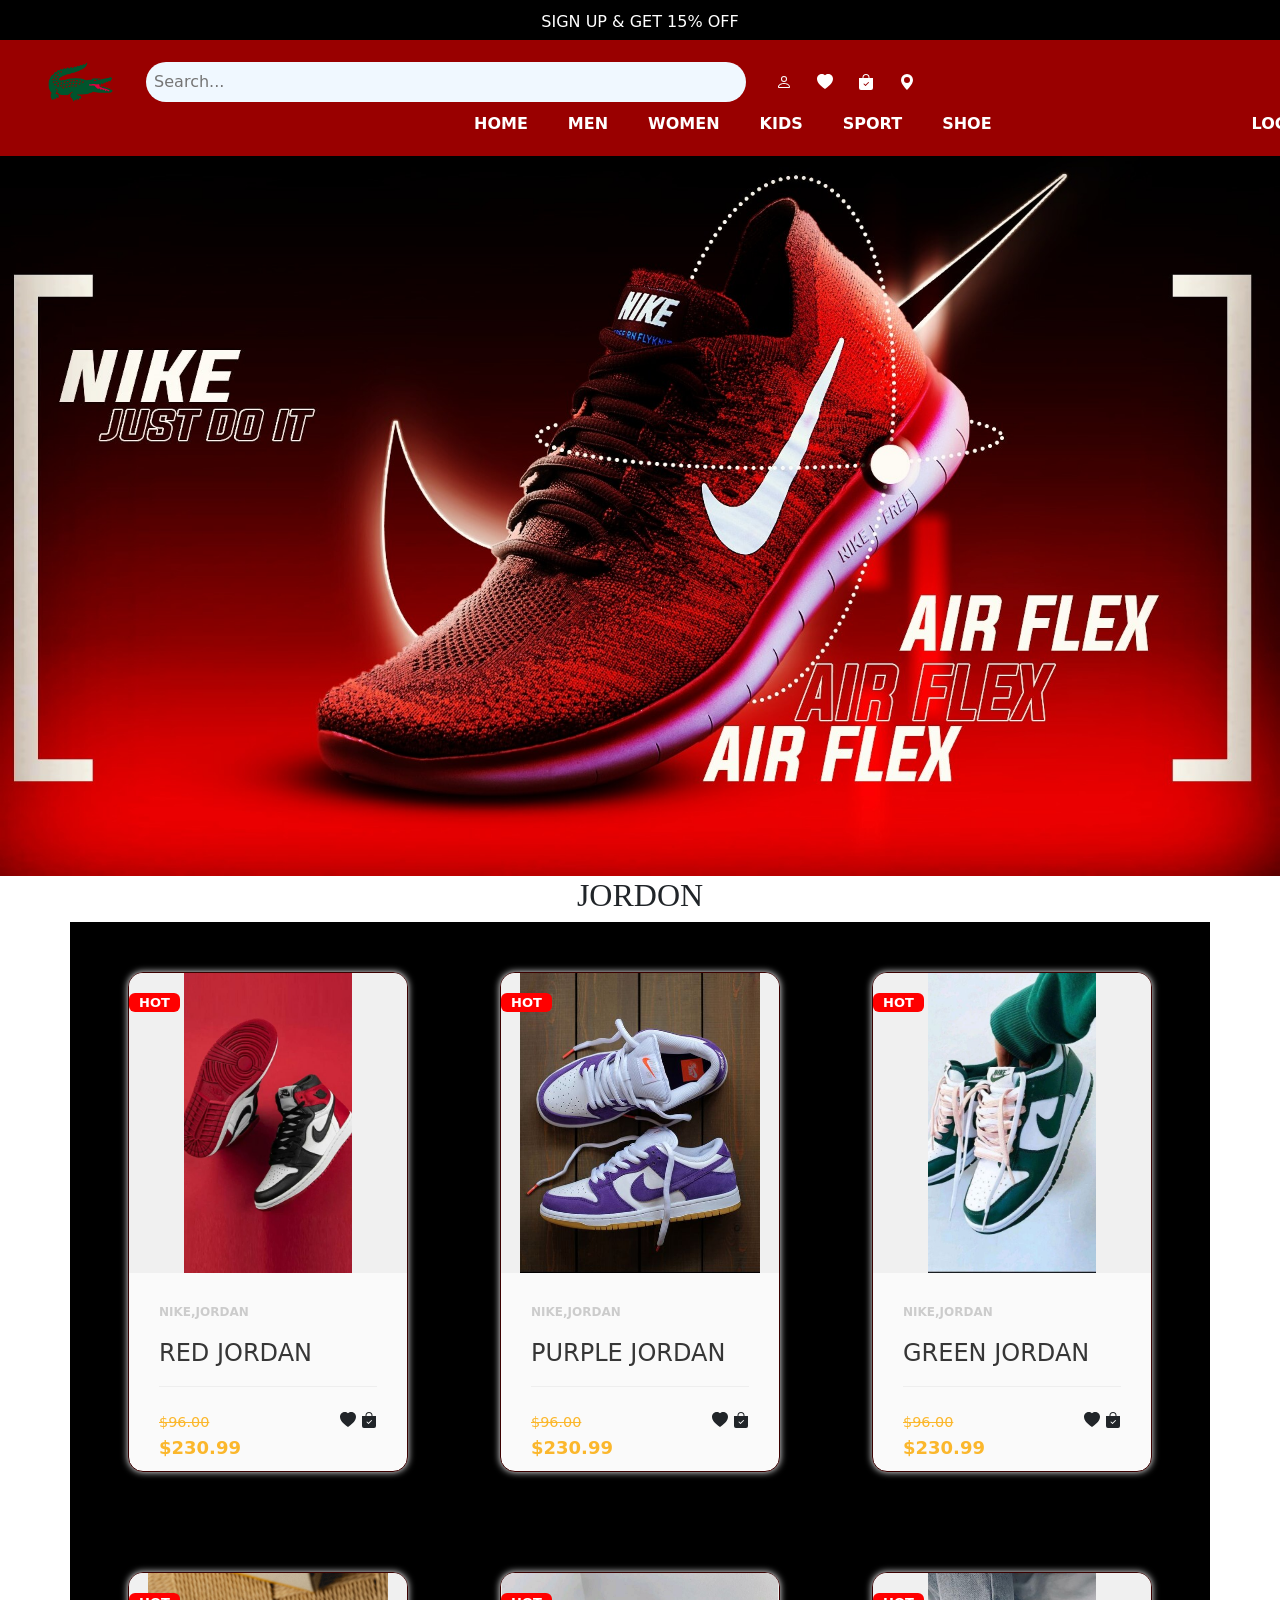
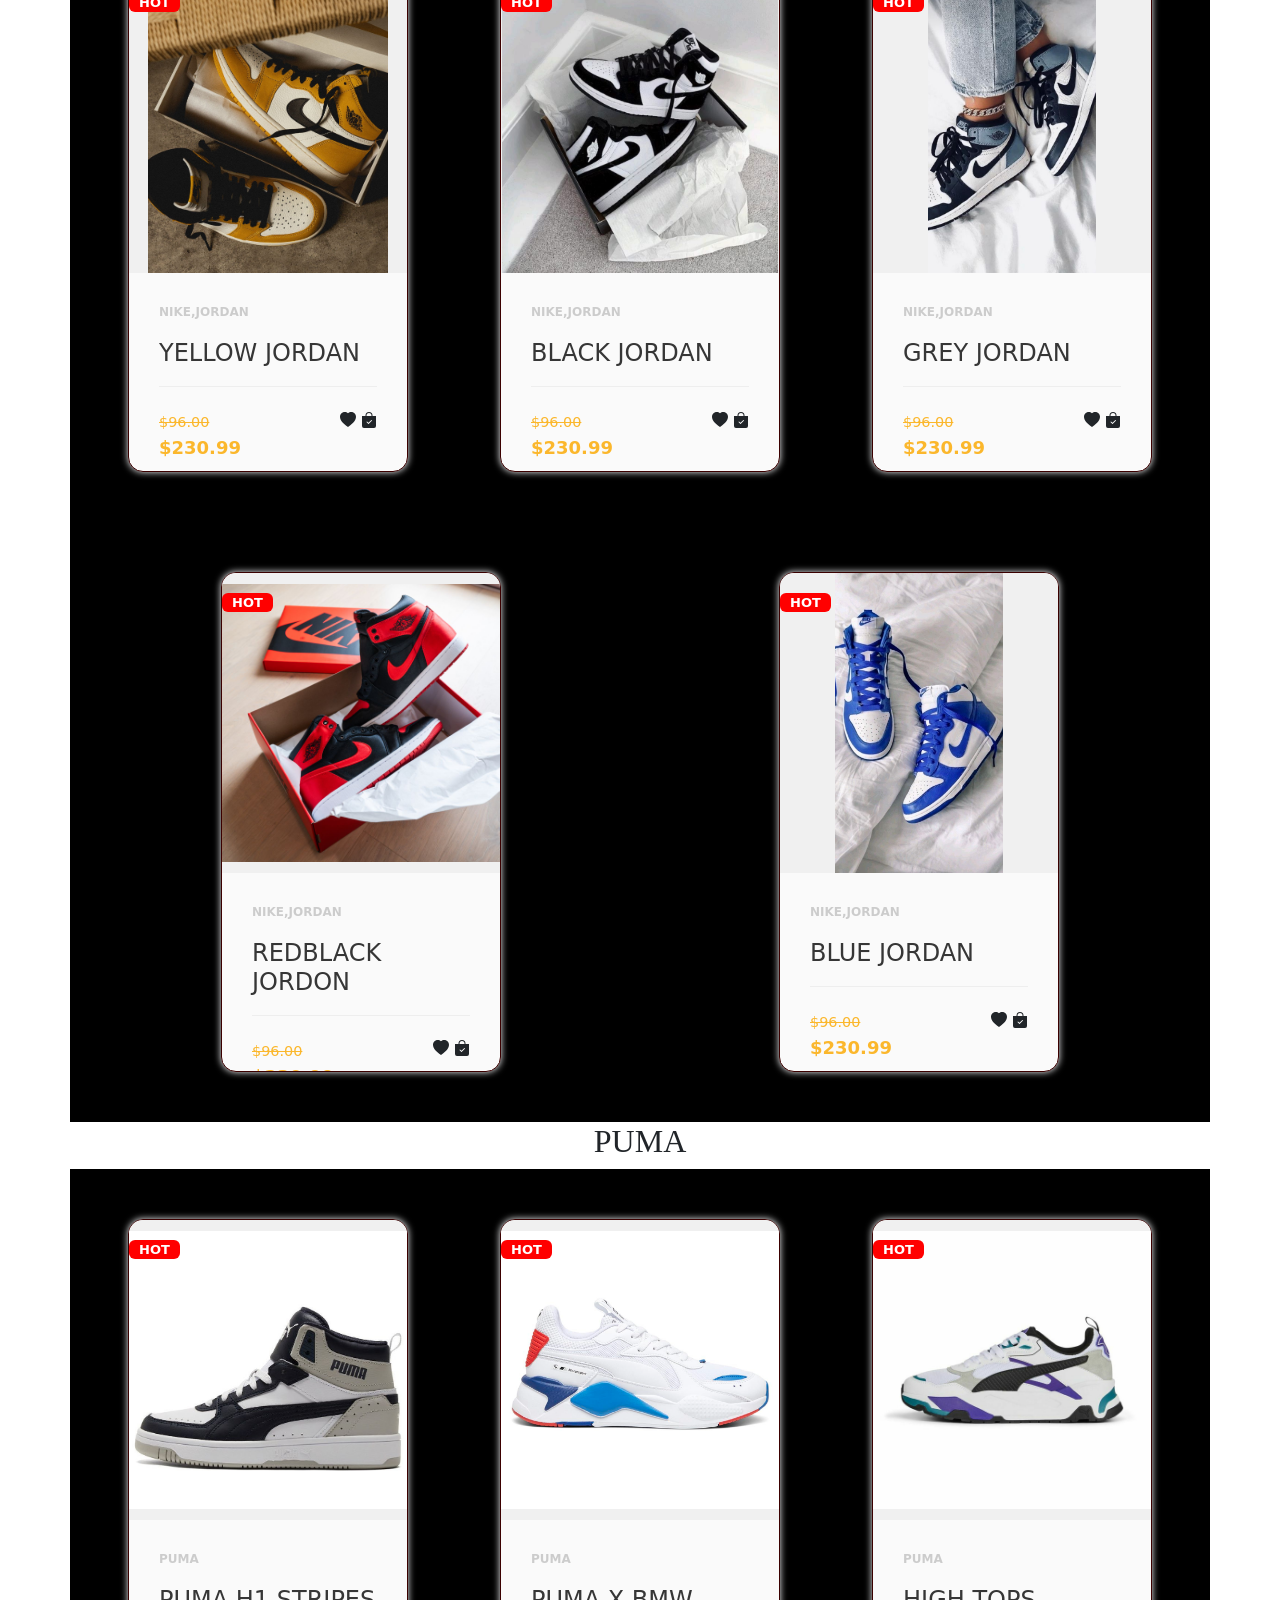
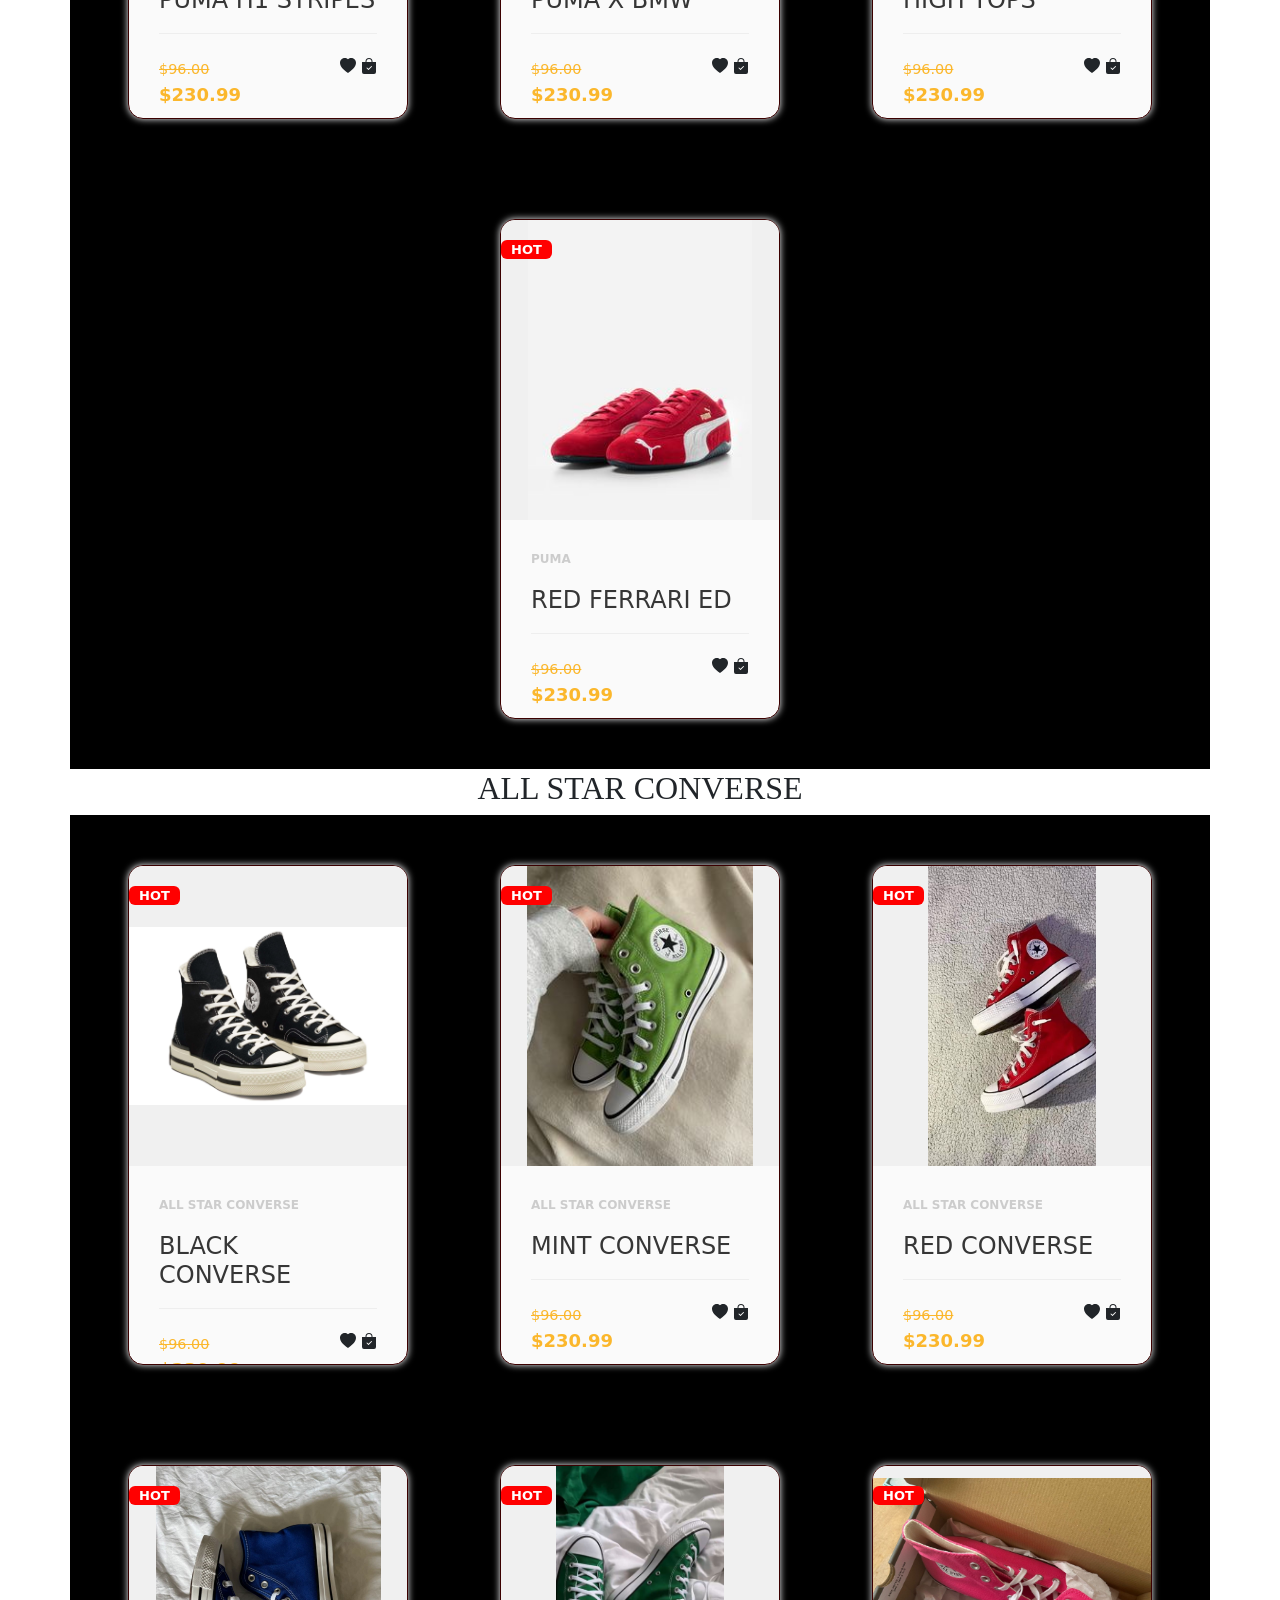
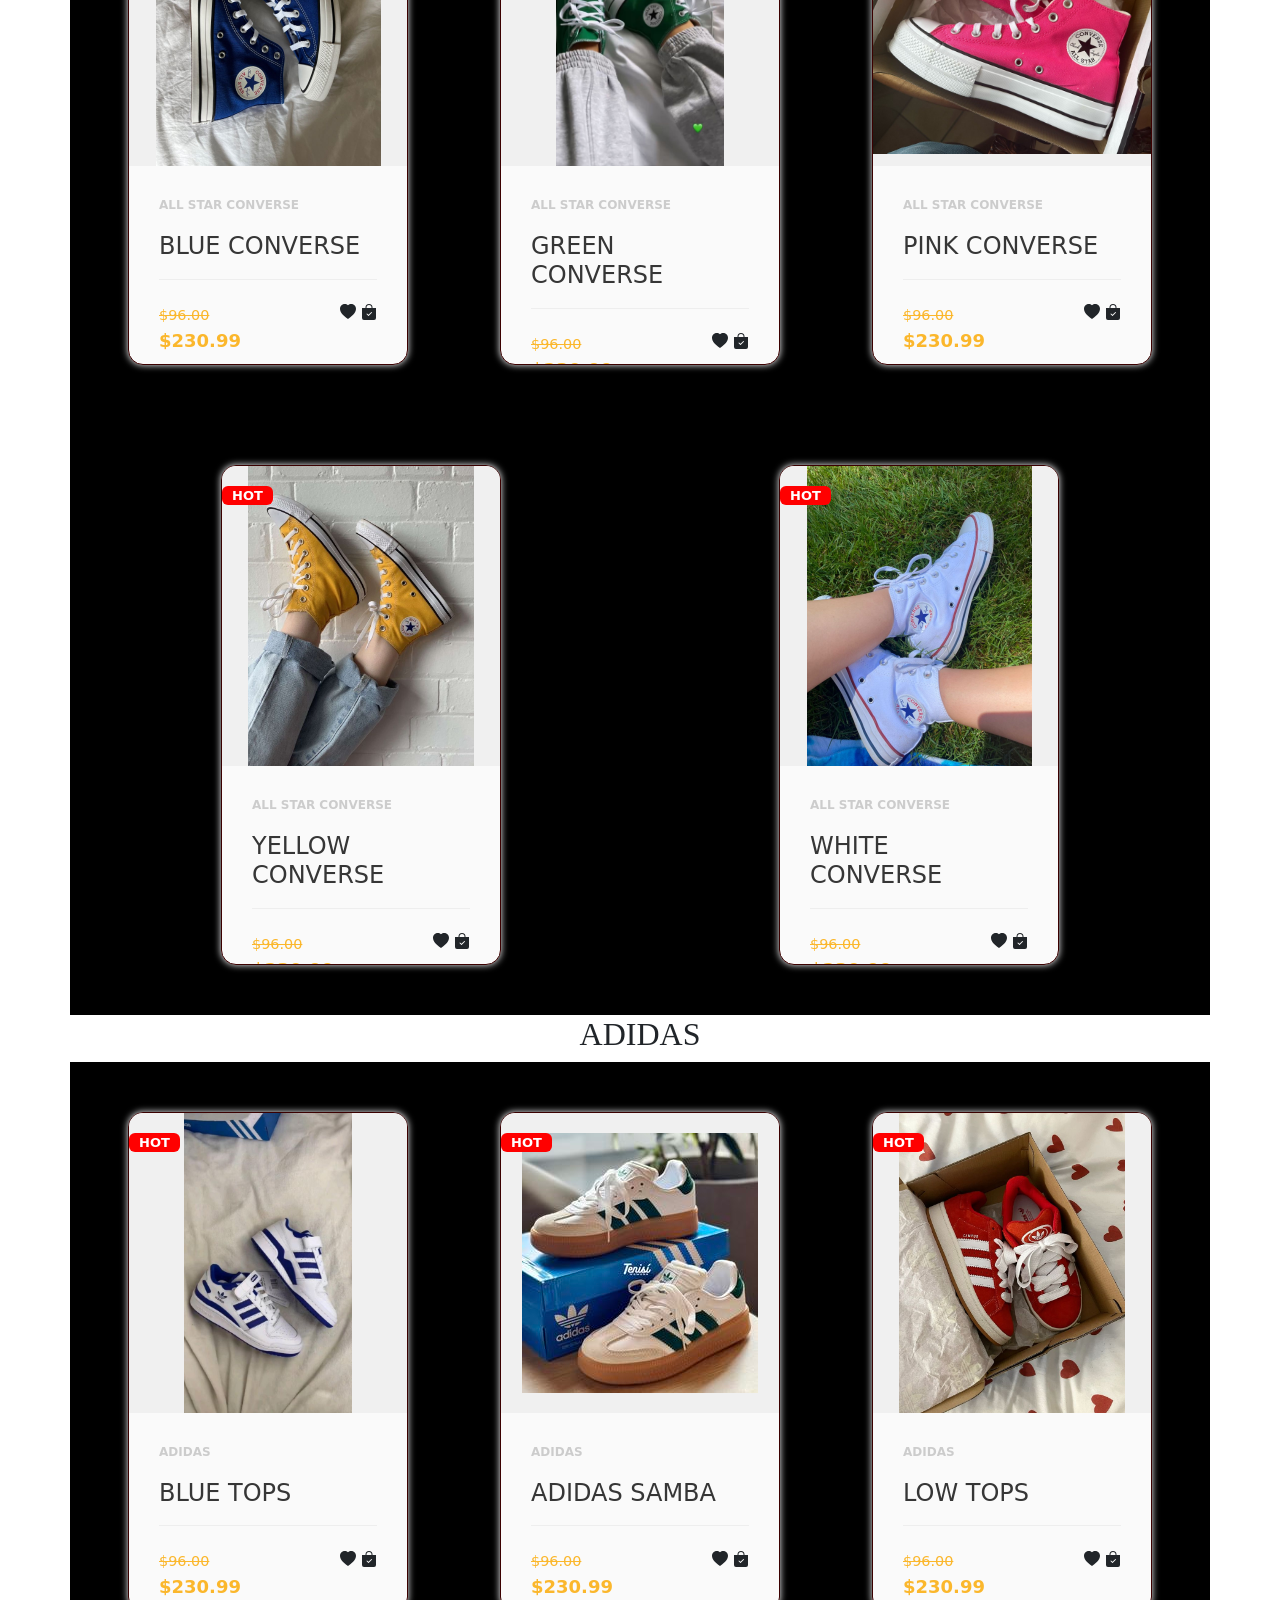
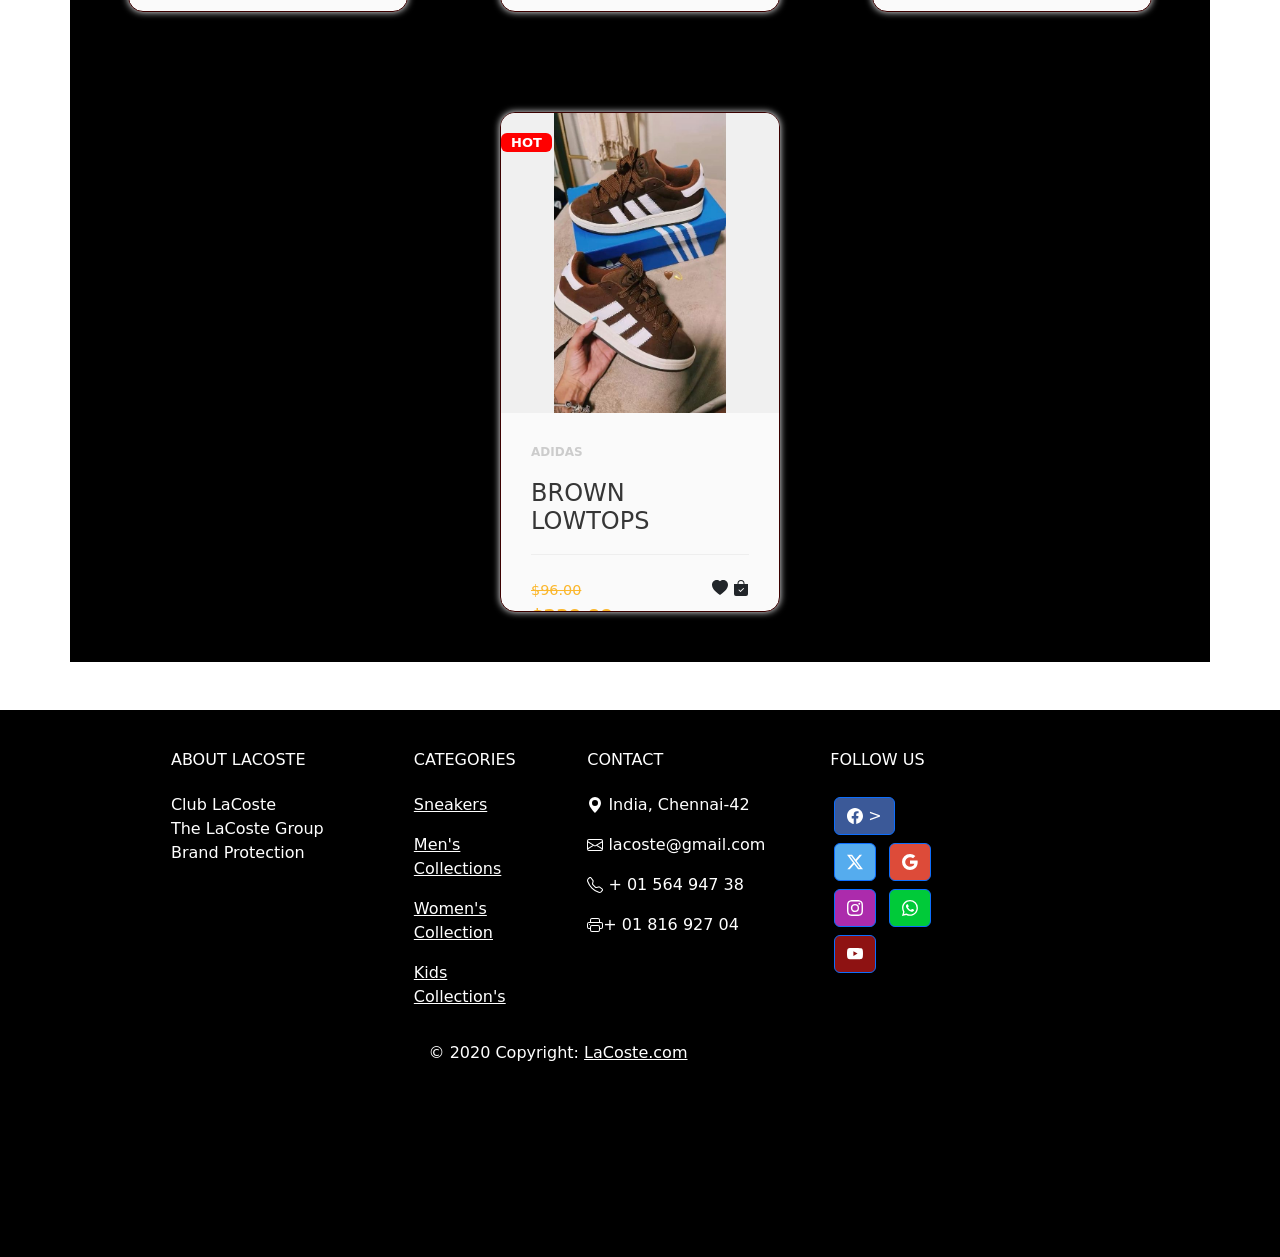
<file: shoe.html>
<!DOCTYPE html>
<html lang="en">
<head>
    <meta charset="UTF-8">
    <meta name="viewport" content="width=device-width, initial-scale=1.0">
    <title>Lacoste Clothing</title>
    <link rel="icon" href="img/Lacoste-Symbol.png">
    <link href="https://cdn.jsdelivr.net/npm/bootstrap@5.3.3/dist/css/bootstrap.min.css" rel="stylesheet" integrity="sha384-QWTKZyjpPEjISv5WaRU9OFeRpok6YctnYmDr5pNlyT2bRjXh0JMhjY6hW+ALEwIH" crossorigin="anonymous">
    <script src="https://cdn.jsdelivr.net/npm/bootstrap@5.3.3/dist/js/bootstrap.bundle.min.js" integrity="sha384-YvpcrYf0tY3lHB60NNkmXc5s9fDVZLESaAA55NDzOxhy9GkcIdslK1eN7N6jIeHz" crossorigin="anonymous"></script>
    <link rel="stylesheet" href="style.css">
</head>
<style>
  .body{
    margin: 0;
    padding: 0;
    font-family: Arial, sans-serif;
}

.slide{
    background-color: rgb(0, 0, 0);
    width: 100%;
    height: 40px;
    color: white;
    text-align: center;
    padding-top: 5px;
}
.ttxt h2{
  text-align: center;

}
.navbar {
    background-color: rgb(153, 0, 0);
    padding: 10px 20px;
    color: #fff;
  
}
.navbar-top {
    display: flex;
    justify-content: space-between;
    align-items: center;
}
.navbar-top img {
    height: 40px;
    padding-left: 25px;
    margin-top: 12px;
}
.navbar-top .search-bar {
    width: 1080px;
    margin: 0 20px;
}
.navbar-top .search-bar input[type="text"] {
    width: 100%;
    padding: 8px;
    margin-top: 12px;
    margin-left: 10px;
    border: none;
    border-radius: 1100px;
    background-color: aliceblue;

}
.navbar-top .icons {
    display: flex;
    gap: 25px;
    font-size: xx-large;
    cursor: pointer;
    margin-top: 12px;
    margin-left: 20px
}

.navbar-top .icons svg {
    font-size: 24px;
    cursor: pointer;
}
.navbar-bottom {
    display: flex;
    justify-content: center;
    margin-left: 35%;
}
.navbar-bottom a {
    color: #fff;
    padding: 10px 20px;
    text-decoration: none;
    text-transform: uppercase;
    font-weight: bold;
}
.navbar-bottom a:hover {
    color: #216f25;
}
.container{
  width: 90%;
  height: 100%;
  display:flex;
  flex-wrap: wrap;
  align-items: center;
  justify-content: space-between;
      background-color: black;

}
.ttxt{
  font-family: roboto;
}
.product-card {
    width: 280px;
    position: relative;
    height: 500px;
    margin: 50px auto;
    overflow: hidden;
  border: 1px solid rgb(59, 0, 0);
  border-radius: 15px;
  box-shadow: 0 0 7px rgb(247, 247, 248);
    background: #fafafa;
}

.badge {
    position: absolute;
    left: 0;
    top: 20px;
    text-transform: uppercase;
    font-size: 13px;
    font-weight: 700;
    background: red;
    color: #fff;
    padding: 3px 10px;
}

.product-tumb {
    display: flex;
    align-items: center;
    justify-content: center;
    height: 300px;
    background: #f0f0f0;
}

.product-tumb img {
    max-width: 100%;
    max-height: 100%;
}

.product-details {
    padding: 30px;
}

.product-catagory {
    display: block;
    font-size: 12px;
    font-weight: 700;
    text-transform: uppercase;
    color: #ccc;
    margin-bottom: 18px;
}

.product-details h4 a {
    font-weight: 500;
    display: block;
    margin-bottom: 18px;
    text-transform: uppercase;
    color: #363636;
    text-decoration: none;
    transition: 0.3s;
}

.product-details h4 a:hover {
    color: #fbb72c;
}



.product-bottom-details {
    overflow: hidden;
    border-top: 1px solid #eee;
    padding-top: 20px;
}

.product-bottom-details div {
    float: left;
    width: 50%;
}

.product-price {
    font-size: 18px;
    color: #fbb72c;
    font-weight: 600;
}

.product-price small {
    font-size: 80%;
    font-weight: 400;
    text-decoration: line-through;
    display: inline-block;
    margin-right: 5px;
}

.product-links {
    text-align: right;
}
.shoe .img img{
  width: 100%;
}


</style>
<body>
    <div class="slide">
    <div id="tr" class="carousel slide" data-bs-ride="carousel" style="transition: 0.1s;">
        <div class="carousel-inner">
          <div class="carousel-item active">
            <p>SIGN UP & GET 15% OFF</p>
          </div>
          <div class="carousel-item">
            <p>FREE DELIVERY, RETURN & EXCHANGE</p>
          </div>
          <div class="carousel-item">
            <p>EXTRA 5% OFF ON PREPAID ORDERS</p>
          </div>
        </div>  
      </div>
    </div>
    <div class="navbar">
      <div class="navbar-top">
          <img src="img/Lacoste-Symbol.png" alt="Logo">
          <div class="search-bar">
              <input type="text" placeholder="Search...">
          </div>
          <div class="icons">
            <svg xmlns="http://www.w3.org/2000/svg" width="16" height="16" fill="currentColor" class="bi bi-person" viewBox="0 0 16 16">
              <path d="M8 8a3 3 0 1 0 0-6 3 3 0 0 0 0 6m2-3a2 2 0 1 1-4 0 2 2 0 0 1 4 0m4 8c0 1-1 1-1 1H3s-1 0-1-1 1-4 6-4 6 3 6 4m-1-.004c-.001-.246-.154-.986-.832-1.664C11.516 10.68 10.289 10 8 10s-3.516.68-4.168 1.332c-.678.678-.83 1.418-.832 1.664z"/>
            </svg>
            <svg xmlns="http://www.w3.org/2000/svg" width="16" height="16" fill="currentColor" class="bi bi-heart-fill" viewBox="0 0 16 16">
              <path fill-rule="evenodd" d="M8 1.314C12.438-3.248 23.534 4.735 8 15-7.534 4.736 3.562-3.248 8 1.314"/>
            </svg>
            <svg xmlns="http://www.w3.org/2000/svg |" width="16" height="16" fill="currentColor" class="bi bi-bag-check-fill" viewBox="0 0 16 16">
              <path fill-rule="evenodd" d="M10.5 3.5a2.5 2.5 0 0 0-5 0V4h5zm1 0V4H15v10a2 2 0 0 1-2 2H3a2 2 0 0 1-2-2V4h3.5v-.5a3.5 3.5 0 1 1 7 0m-.646 5.354a.5.5 0 0 0-.708-.708L7.5 10.793 6.354 9.646a.5.5 0 1 0-.708.708l1.5 1.5a.5.5 0 0 0 .708 0z"/>
            </svg>
            <svg xmlns="http://www.w3.org/2000/svg" width="16" height="16" fill="currentColor" class="bi bi-geo-alt-fill" viewBox="0 0 16 16">
              <path d="M8 16s6-5.686 6-10A6 6 0 0 0 2 6c0 4.314 6 10 6 10m0-7a3 3 0 1 1 0-6 3 3 0 0 1 0 6"/>
            </svg>
          </div>
      </div>
      <!-- navbar -->
      <div class="navbar-bottom">
        <a href="index.html">Home</a>
        <a href="men.html">Men</a>
        <a href="women.html">Women</a>
        <a href="kids.html">Kids</a>
        <a href="sport.html">Sport</a>
        <a href="shoe.html">Shoe</a>
        <a href="login.html" style="padding-left: 240px;">Login/SignUp</a>
      </div>
  </div>
<div class="shoe">
  <div class="img">
    <img src="shoe/shoe.jpg" alt="">
  </div>
</div>
<div class="ttxt">
  <h2>JORDON</h2>
</div>
<!-- products -->
<div class="container">
  <div class="product-card">
    <div class="badge">Hot</div>
    <div class="product-tumb">
      <img src="shoe/J1.jpg" alt="">
    </div>
    <div class="product-details">
      <span class="product-catagory">Nike,Jordan</span>
      <h4><a href="">Red Jordan</a></h4>
      <div class="product-bottom-details">
        <div class="product-price"><small>$96.00</small>$230.99</div>
        <div class="product-links">
          <svg xmlns="http://www.w3.org/2000/svg" width="16" height="16" fill="currentColor" class="bi bi-heart-fill" viewBox="0 0 16 16">
            <path fill-rule="evenodd" d="M8 1.314C12.438-3.248 23.534 4.735 8 15-7.534 4.736 3.562-3.248 8 1.314"/>
          </svg>
          <svg xmlns="http://www.w3.org/2000/svg |" width="16" height="16" fill="currentColor" class="bi bi-bag-check-fill" viewBox="0 0 16 16">
            <path fill-rule="evenodd" d="M10.5 3.5a2.5 2.5 0 0 0-5 0V4h5zm1 0V4H15v10a2 2 0 0 1-2 2H3a2 2 0 0 1-2-2V4h3.5v-.5a3.5 3.5 0 1 1 7 0m-.646 5.354a.5.5 0 0 0-.708-.708L7.5 10.793 6.354 9.646a.5.5 0 1 0-.708.708l1.5 1.5a.5.5 0 0 0 .708 0z"/>
          </svg>
        </div>
      </div>
    </div>
  </div>
  <div class="product-card">
    <div class="badge">Hot</div>
    <div class="product-tumb">
      <img src="shoe/J2.jpg" alt="">
    </div>
    <div class="product-details">
      <span class="product-catagory">Nike,Jordan</span>
      <h4><a href="">Purple Jordan</a></h4>
      <div class="product-bottom-details">
        <div class="product-price"><small>$96.00</small>$230.99</div>
        <div class="product-links">
          <svg xmlns="http://www.w3.org/2000/svg" width="16" height="16" fill="currentColor" class="bi bi-heart-fill" viewBox="0 0 16 16">
            <path fill-rule="evenodd" d="M8 1.314C12.438-3.248 23.534 4.735 8 15-7.534 4.736 3.562-3.248 8 1.314"/>
          </svg>
          <svg xmlns="http://www.w3.org/2000/svg |" width="16" height="16" fill="currentColor" class="bi bi-bag-check-fill" viewBox="0 0 16 16">
            <path fill-rule="evenodd" d="M10.5 3.5a2.5 2.5 0 0 0-5 0V4h5zm1 0V4H15v10a2 2 0 0 1-2 2H3a2 2 0 0 1-2-2V4h3.5v-.5a3.5 3.5 0 1 1 7 0m-.646 5.354a.5.5 0 0 0-.708-.708L7.5 10.793 6.354 9.646a.5.5 0 1 0-.708.708l1.5 1.5a.5.5 0 0 0 .708 0z"/>
          </svg>
        </div>
      </div>
    </div>
  </div>
  <div class="product-card">
    <div class="badge">Hot</div>
    <div class="product-tumb">
      <img src="shoe/J3.jpg" alt="">
    </div>
    <div class="product-details">
      <span class="product-catagory">Nike,Jordan</span>
      <h4><a href="">Green Jordan</a></h4>
      <div class="product-bottom-details">
        <div class="product-price"><small>$96.00</small>$230.99</div>
        <div class="product-links">
          <svg xmlns="http://www.w3.org/2000/svg" width="16" height="16" fill="currentColor" class="bi bi-heart-fill" viewBox="0 0 16 16">
            <path fill-rule="evenodd" d="M8 1.314C12.438-3.248 23.534 4.735 8 15-7.534 4.736 3.562-3.248 8 1.314"/>
          </svg>
          <svg xmlns="http://www.w3.org/2000/svg |" width="16" height="16" fill="currentColor" class="bi bi-bag-check-fill" viewBox="0 0 16 16">
            <path fill-rule="evenodd" d="M10.5 3.5a2.5 2.5 0 0 0-5 0V4h5zm1 0V4H15v10a2 2 0 0 1-2 2H3a2 2 0 0 1-2-2V4h3.5v-.5a3.5 3.5 0 1 1 7 0m-.646 5.354a.5.5 0 0 0-.708-.708L7.5 10.793 6.354 9.646a.5.5 0 1 0-.708.708l1.5 1.5a.5.5 0 0 0 .708 0z"/>
          </svg>
        </div>
      </div>
    </div>
  </div>
  <div class="product-card">
    <div class="badge">Hot</div>
    <div class="product-tumb">
      <img src="shoe/J4.jpg" alt="">
    </div>
    <div class="product-details">
      <span class="product-catagory">Nike,Jordan</span>
      <h4><a href="">Yellow Jordan</a></h4>
      <div class="product-bottom-details">
        <div class="product-price"><small>$96.00</small>$230.99</div>
        <div class="product-links">
          <svg xmlns="http://www.w3.org/2000/svg" width="16" height="16" fill="currentColor" class="bi bi-heart-fill" viewBox="0 0 16 16">
            <path fill-rule="evenodd" d="M8 1.314C12.438-3.248 23.534 4.735 8 15-7.534 4.736 3.562-3.248 8 1.314"/>
          </svg>
          <svg xmlns="http://www.w3.org/2000/svg |" width="16" height="16" fill="currentColor" class="bi bi-bag-check-fill" viewBox="0 0 16 16">
            <path fill-rule="evenodd" d="M10.5 3.5a2.5 2.5 0 0 0-5 0V4h5zm1 0V4H15v10a2 2 0 0 1-2 2H3a2 2 0 0 1-2-2V4h3.5v-.5a3.5 3.5 0 1 1 7 0m-.646 5.354a.5.5 0 0 0-.708-.708L7.5 10.793 6.354 9.646a.5.5 0 1 0-.708.708l1.5 1.5a.5.5 0 0 0 .708 0z"/>
          </svg>
        </div>
      </div>
    </div>
  </div>
  <div class="product-card">
    <div class="badge">Hot</div>
    <div class="product-tumb">
      <img src="shoe/J5.jpg" alt="">
    </div>
    <div class="product-details">
      <span class="product-catagory">Nike,Jordan</span>
      <h4><a href="">Black Jordan</a></h4>
      <div class="product-bottom-details">
        <div class="product-price"><small>$96.00</small>$230.99</div>
        <div class="product-links">
          <svg xmlns="http://www.w3.org/2000/svg" width="16" height="16" fill="currentColor" class="bi bi-heart-fill" viewBox="0 0 16 16">
            <path fill-rule="evenodd" d="M8 1.314C12.438-3.248 23.534 4.735 8 15-7.534 4.736 3.562-3.248 8 1.314"/>
          </svg>
          <svg xmlns="http://www.w3.org/2000/svg |" width="16" height="16" fill="currentColor" class="bi bi-bag-check-fill" viewBox="0 0 16 16">
            <path fill-rule="evenodd" d="M10.5 3.5a2.5 2.5 0 0 0-5 0V4h5zm1 0V4H15v10a2 2 0 0 1-2 2H3a2 2 0 0 1-2-2V4h3.5v-.5a3.5 3.5 0 1 1 7 0m-.646 5.354a.5.5 0 0 0-.708-.708L7.5 10.793 6.354 9.646a.5.5 0 1 0-.708.708l1.5 1.5a.5.5 0 0 0 .708 0z"/>
          </svg>
        </div>
      </div>
    </div>
  </div>
  <div class="product-card">
    <div class="badge">Hot</div>
    <div class="product-tumb">
      <img src="shoe/J6.jpg" alt="">
    </div>
    <div class="product-details">
      <span class="product-catagory">Nike,Jordan</span>
      <h4><a href="">Grey Jordan</a></h4>
      <div class="product-bottom-details">
        <div class="product-price"><small>$96.00</small>$230.99</div>
        <div class="product-links">
          <svg xmlns="http://www.w3.org/2000/svg" width="16" height="16" fill="currentColor" class="bi bi-heart-fill" viewBox="0 0 16 16">
            <path fill-rule="evenodd" d="M8 1.314C12.438-3.248 23.534 4.735 8 15-7.534 4.736 3.562-3.248 8 1.314"/>
          </svg>
          <svg xmlns="http://www.w3.org/2000/svg |" width="16" height="16" fill="currentColor" class="bi bi-bag-check-fill" viewBox="0 0 16 16">
            <path fill-rule="evenodd" d="M10.5 3.5a2.5 2.5 0 0 0-5 0V4h5zm1 0V4H15v10a2 2 0 0 1-2 2H3a2 2 0 0 1-2-2V4h3.5v-.5a3.5 3.5 0 1 1 7 0m-.646 5.354a.5.5 0 0 0-.708-.708L7.5 10.793 6.354 9.646a.5.5 0 1 0-.708.708l1.5 1.5a.5.5 0 0 0 .708 0z"/>
          </svg>
        </div>
      </div>
    </div>
  </div>
  <div class="product-card">
    <div class="badge">Hot</div>
    <div class="product-tumb">
      <img src="shoe/J7.jpg" alt="">
    </div>
    <div class="product-details">
      <span class="product-catagory">Nike,Jordan</span>
      <h4><a href="">RedBlack Jordon</a></h4>
      <div class="product-bottom-details">
        <div class="product-price"><small>$96.00</small>$230.99</div>
        <div class="product-links">
          <svg xmlns="http://www.w3.org/2000/svg" width="16" height="16" fill="currentColor" class="bi bi-heart-fill" viewBox="0 0 16 16">
            <path fill-rule="evenodd" d="M8 1.314C12.438-3.248 23.534 4.735 8 15-7.534 4.736 3.562-3.248 8 1.314"/>
          </svg>
          <svg xmlns="http://www.w3.org/2000/svg |" width="16" height="16" fill="currentColor" class="bi bi-bag-check-fill" viewBox="0 0 16 16">
            <path fill-rule="evenodd" d="M10.5 3.5a2.5 2.5 0 0 0-5 0V4h5zm1 0V4H15v10a2 2 0 0 1-2 2H3a2 2 0 0 1-2-2V4h3.5v-.5a3.5 3.5 0 1 1 7 0m-.646 5.354a.5.5 0 0 0-.708-.708L7.5 10.793 6.354 9.646a.5.5 0 1 0-.708.708l1.5 1.5a.5.5 0 0 0 .708 0z"/>
          </svg>
        </div>
      </div>
    </div>
  </div>
  <div class="product-card">
    <div class="badge">Hot</div>
    <div class="product-tumb">
      <img src="shoe/J8.jpg" alt="">
    </div>
    <div class="product-details">
      <span class="product-catagory">Nike,Jordan</span>
      <h4><a href="">Blue Jordan</a></h4>
      <div class="product-bottom-details">
        <div class="product-price"><small>$96.00</small>$230.99</div>
        <div class="product-links">
          <svg xmlns="http://www.w3.org/2000/svg" width="16" height="16" fill="currentColor" class="bi bi-heart-fill" viewBox="0 0 16 16">
            <path fill-rule="evenodd" d="M8 1.314C12.438-3.248 23.534 4.735 8 15-7.534 4.736 3.562-3.248 8 1.314"/>
          </svg>
          <svg xmlns="http://www.w3.org/2000/svg |" width="16" height="16" fill="currentColor" class="bi bi-bag-check-fill" viewBox="0 0 16 16">
            <path fill-rule="evenodd" d="M10.5 3.5a2.5 2.5 0 0 0-5 0V4h5zm1 0V4H15v10a2 2 0 0 1-2 2H3a2 2 0 0 1-2-2V4h3.5v-.5a3.5 3.5 0 1 1 7 0m-.646 5.354a.5.5 0 0 0-.708-.708L7.5 10.793 6.354 9.646a.5.5 0 1 0-.708.708l1.5 1.5a.5.5 0 0 0 .708 0z"/>
          </svg>
        </div>
      </div>
    </div>
  </div>
</div>
<!-- PUMA -->
<div class="ttxt">
  <h2>PUMA</h2>
</div>
<!-- products -->
<div class="container">
  <div class="product-card">
    <div class="badge">Hot</div>
    <div class="product-tumb">
      <img src="shoe/p1.jpg" alt="">
    </div>
    <div class="product-details">
      <span class="product-catagory">Puma</span>
      <h4><a href="">Puma H1 Stripes</a></h4>
      <div class="product-bottom-details">
        <div class="product-price"><small>$96.00</small>$230.99</div>
        <div class="product-links">
          <svg xmlns="http://www.w3.org/2000/svg" width="16" height="16" fill="currentColor" class="bi bi-heart-fill" viewBox="0 0 16 16">
            <path fill-rule="evenodd" d="M8 1.314C12.438-3.248 23.534 4.735 8 15-7.534 4.736 3.562-3.248 8 1.314"/>
          </svg>
          <svg xmlns="http://www.w3.org/2000/svg |" width="16" height="16" fill="currentColor" class="bi bi-bag-check-fill" viewBox="0 0 16 16">
            <path fill-rule="evenodd" d="M10.5 3.5a2.5 2.5 0 0 0-5 0V4h5zm1 0V4H15v10a2 2 0 0 1-2 2H3a2 2 0 0 1-2-2V4h3.5v-.5a3.5 3.5 0 1 1 7 0m-.646 5.354a.5.5 0 0 0-.708-.708L7.5 10.793 6.354 9.646a.5.5 0 1 0-.708.708l1.5 1.5a.5.5 0 0 0 .708 0z"/>
          </svg>
        </div>
      </div>
    </div>
  </div>
  <div class="product-card">
    <div class="badge">Hot</div>
    <div class="product-tumb">
      <img src="shoe/p2.jpg" alt="">
    </div>
    <div class="product-details">
      <span class="product-catagory">Puma</span>
      <h4><a href="">Puma X BMW</a></h4>
      <div class="product-bottom-details">
        <div class="product-price"><small>$96.00</small>$230.99</div>
        <div class="product-links">
          <svg xmlns="http://www.w3.org/2000/svg" width="16" height="16" fill="currentColor" class="bi bi-heart-fill" viewBox="0 0 16 16">
            <path fill-rule="evenodd" d="M8 1.314C12.438-3.248 23.534 4.735 8 15-7.534 4.736 3.562-3.248 8 1.314"/>
          </svg>
          <svg xmlns="http://www.w3.org/2000/svg |" width="16" height="16" fill="currentColor" class="bi bi-bag-check-fill" viewBox="0 0 16 16">
            <path fill-rule="evenodd" d="M10.5 3.5a2.5 2.5 0 0 0-5 0V4h5zm1 0V4H15v10a2 2 0 0 1-2 2H3a2 2 0 0 1-2-2V4h3.5v-.5a3.5 3.5 0 1 1 7 0m-.646 5.354a.5.5 0 0 0-.708-.708L7.5 10.793 6.354 9.646a.5.5 0 1 0-.708.708l1.5 1.5a.5.5 0 0 0 .708 0z"/>
          </svg>
        </div>
      </div>
    </div>
  </div>
  <div class="product-card">
    <div class="badge">Hot</div>
    <div class="product-tumb">
      <img src="shoe/p3.jpg" alt="">
    </div>
    <div class="product-details">
      <span class="product-catagory">Puma</span>
      <h4><a href=>High Tops</a></h4>
      <div class="product-bottom-details">
        <div class="product-price"><small>$96.00</small>$230.99</div>
        <div class="product-links">
          <svg xmlns="http://www.w3.org/2000/svg" width="16" height="16" fill="currentColor" class="bi bi-heart-fill" viewBox="0 0 16 16">
            <path fill-rule="evenodd" d="M8 1.314C12.438-3.248 23.534 4.735 8 15-7.534 4.736 3.562-3.248 8 1.314"/>
          </svg>
          <svg xmlns="http://www.w3.org/2000/svg |" width="16" height="16" fill="currentColor" class="bi bi-bag-check-fill" viewBox="0 0 16 16">
            <path fill-rule="evenodd" d="M10.5 3.5a2.5 2.5 0 0 0-5 0V4h5zm1 0V4H15v10a2 2 0 0 1-2 2H3a2 2 0 0 1-2-2V4h3.5v-.5a3.5 3.5 0 1 1 7 0m-.646 5.354a.5.5 0 0 0-.708-.708L7.5 10.793 6.354 9.646a.5.5 0 1 0-.708.708l1.5 1.5a.5.5 0 0 0 .708 0z"/>
          </svg>
        </div>
      </div>
    </div>
  </div>
  <div class="product-card">
    <div class="badge">Hot</div>
    <div class="product-tumb">
      <img src="shoe/p4.jpg" alt="">
    </div>
    <div class="product-details">
      <span class="product-catagory">Puma</span>
      <h4><a href="">Red Ferrari Ed</a></h4>
      <div class="product-bottom-details">
        <div class="product-price"><small>$96.00</small>$230.99</div>
        <div class="product-links">
          <svg xmlns="http://www.w3.org/2000/svg" width="16" height="16" fill="currentColor" class="bi bi-heart-fill" viewBox="0 0 16 16">
            <path fill-rule="evenodd" d="M8 1.314C12.438-3.248 23.534 4.735 8 15-7.534 4.736 3.562-3.248 8 1.314"/>
          </svg>
          <svg xmlns="http://www.w3.org/2000/svg |" width="16" height="16" fill="currentColor" class="bi bi-bag-check-fill" viewBox="0 0 16 16">
            <path fill-rule="evenodd" d="M10.5 3.5a2.5 2.5 0 0 0-5 0V4h5zm1 0V4H15v10a2 2 0 0 1-2 2H3a2 2 0 0 1-2-2V4h3.5v-.5a3.5 3.5 0 1 1 7 0m-.646 5.354a.5.5 0 0 0-.708-.708L7.5 10.793 6.354 9.646a.5.5 0 1 0-.708.708l1.5 1.5a.5.5 0 0 0 .708 0z"/>
          </svg>
        </div>
      </div>
    </div>
  </div>
</div>
<!-- converse -->
<div class="ttxt">
  <h2>ALL STAR CONVERSE</h2>
</div>
<!-- products -->
<div class="container">
  <div class="product-card">
    <div class="badge">Hot</div>
    <div class="product-tumb">
      <img src="shoe/c1.jpg" alt="">
    </div>
    <div class="product-details">
      <span class="product-catagory">All Star Converse</span>
      <h4><a href="">Black Converse</a></h4>
      <div class="product-bottom-details">
        <div class="product-price"><small>$96.00</small>$230.99</div>
        <div class="product-links">
          <svg xmlns="http://www.w3.org/2000/svg" width="16" height="16" fill="currentColor" class="bi bi-heart-fill" viewBox="0 0 16 16">
            <path fill-rule="evenodd" d="M8 1.314C12.438-3.248 23.534 4.735 8 15-7.534 4.736 3.562-3.248 8 1.314"/>
          </svg>
          <svg xmlns="http://www.w3.org/2000/svg |" width="16" height="16" fill="currentColor" class="bi bi-bag-check-fill" viewBox="0 0 16 16">
            <path fill-rule="evenodd" d="M10.5 3.5a2.5 2.5 0 0 0-5 0V4h5zm1 0V4H15v10a2 2 0 0 1-2 2H3a2 2 0 0 1-2-2V4h3.5v-.5a3.5 3.5 0 1 1 7 0m-.646 5.354a.5.5 0 0 0-.708-.708L7.5 10.793 6.354 9.646a.5.5 0 1 0-.708.708l1.5 1.5a.5.5 0 0 0 .708 0z"/>
          </svg>
        </div>
      </div>
    </div>
  </div>
  <div class="product-card">
    <div class="badge">Hot</div>
    <div class="product-tumb">
      <img src="shoe/c2.jpg" alt="">
    </div>
    <div class="product-details">
      <span class="product-catagory">All Star Converse</span>
      <h4><a href="">Mint Converse</a></h4>
      <div class="product-bottom-details">
        <div class="product-price"><small>$96.00</small>$230.99</div>
        <div class="product-links">
          <svg xmlns="http://www.w3.org/2000/svg" width="16" height="16" fill="currentColor" class="bi bi-heart-fill" viewBox="0 0 16 16">
            <path fill-rule="evenodd" d="M8 1.314C12.438-3.248 23.534 4.735 8 15-7.534 4.736 3.562-3.248 8 1.314"/>
          </svg>
          <svg xmlns="http://www.w3.org/2000/svg |" width="16" height="16" fill="currentColor" class="bi bi-bag-check-fill" viewBox="0 0 16 16">
            <path fill-rule="evenodd" d="M10.5 3.5a2.5 2.5 0 0 0-5 0V4h5zm1 0V4H15v10a2 2 0 0 1-2 2H3a2 2 0 0 1-2-2V4h3.5v-.5a3.5 3.5 0 1 1 7 0m-.646 5.354a.5.5 0 0 0-.708-.708L7.5 10.793 6.354 9.646a.5.5 0 1 0-.708.708l1.5 1.5a.5.5 0 0 0 .708 0z"/>
          </svg>
        </div>
      </div>
    </div>
  </div>
  <div class="product-card">
    <div class="badge">Hot</div>
    <div class="product-tumb">
      <img src="shoe/c3.jpg" alt="">
    </div>
    <div class="product-details">
      <span class="product-catagory">All Star Converse</span>
      <h4><a href="">Red Converse</a></h4>
      <div class="product-bottom-details">
        <div class="product-price"><small>$96.00</small>$230.99</div>
        <div class="product-links">
          <svg xmlns="http://www.w3.org/2000/svg" width="16" height="16" fill="currentColor" class="bi bi-heart-fill" viewBox="0 0 16 16">
            <path fill-rule="evenodd" d="M8 1.314C12.438-3.248 23.534 4.735 8 15-7.534 4.736 3.562-3.248 8 1.314"/>
          </svg>
          <svg xmlns="http://www.w3.org/2000/svg |" width="16" height="16" fill="currentColor" class="bi bi-bag-check-fill" viewBox="0 0 16 16">
            <path fill-rule="evenodd" d="M10.5 3.5a2.5 2.5 0 0 0-5 0V4h5zm1 0V4H15v10a2 2 0 0 1-2 2H3a2 2 0 0 1-2-2V4h3.5v-.5a3.5 3.5 0 1 1 7 0m-.646 5.354a.5.5 0 0 0-.708-.708L7.5 10.793 6.354 9.646a.5.5 0 1 0-.708.708l1.5 1.5a.5.5 0 0 0 .708 0z"/>
          </svg>
        </div>
      </div>
    </div>
  </div>
  <div class="product-card">
    <div class="badge">Hot</div>
    <div class="product-tumb">
      <img src="shoe/c4.jpg" alt="">
    </div>
    <div class="product-details">
      <span class="product-catagory">All Star Converse</span>
      <h4><a href="">Blue Converse</a></h4>
      <div class="product-bottom-details">
        <div class="product-price"><small>$96.00</small>$230.99</div>
        <div class="product-links">
          <svg xmlns="http://www.w3.org/2000/svg" width="16" height="16" fill="currentColor" class="bi bi-heart-fill" viewBox="0 0 16 16">
            <path fill-rule="evenodd" d="M8 1.314C12.438-3.248 23.534 4.735 8 15-7.534 4.736 3.562-3.248 8 1.314"/>
          </svg>
          <svg xmlns="http://www.w3.org/2000/svg |" width="16" height="16" fill="currentColor" class="bi bi-bag-check-fill" viewBox="0 0 16 16">
            <path fill-rule="evenodd" d="M10.5 3.5a2.5 2.5 0 0 0-5 0V4h5zm1 0V4H15v10a2 2 0 0 1-2 2H3a2 2 0 0 1-2-2V4h3.5v-.5a3.5 3.5 0 1 1 7 0m-.646 5.354a.5.5 0 0 0-.708-.708L7.5 10.793 6.354 9.646a.5.5 0 1 0-.708.708l1.5 1.5a.5.5 0 0 0 .708 0z"/>
          </svg>
        </div>
      </div>
    </div>
  </div>
    <div class="product-card">
      <div class="badge">Hot</div>
      <div class="product-tumb">
        <img src="shoe/c5.jpg" alt="">
      </div>
      <div class="product-details">
        <span class="product-catagory">All Star Converse</span>
        <h4><a href="">Green Converse</a></h4>
        <div class="product-bottom-details">
          <div class="product-price"><small>$96.00</small>$230.99</div>
          <div class="product-links">
            <svg xmlns="http://www.w3.org/2000/svg" width="16" height="16" fill="currentColor" class="bi bi-heart-fill" viewBox="0 0 16 16">
              <path fill-rule="evenodd" d="M8 1.314C12.438-3.248 23.534 4.735 8 15-7.534 4.736 3.562-3.248 8 1.314"/>
            </svg>
            <svg xmlns="http://www.w3.org/2000/svg |" width="16" height="16" fill="currentColor" class="bi bi-bag-check-fill" viewBox="0 0 16 16">
              <path fill-rule="evenodd" d="M10.5 3.5a2.5 2.5 0 0 0-5 0V4h5zm1 0V4H15v10a2 2 0 0 1-2 2H3a2 2 0 0 1-2-2V4h3.5v-.5a3.5 3.5 0 1 1 7 0m-.646 5.354a.5.5 0 0 0-.708-.708L7.5 10.793 6.354 9.646a.5.5 0 1 0-.708.708l1.5 1.5a.5.5 0 0 0 .708 0z"/>
            </svg>
          </div>
        </div>
      </div>
    </div>
    <div class="product-card">
      <div class="badge">Hot</div>
      <div class="product-tumb">
        <img src="shoe/c6.jpg" alt="">
      </div>
      <div class="product-details">
        <span class="product-catagory">All Star Converse</span>
        <h4><a href="">Pink Converse</a></h4>
        <div class="product-bottom-details">
          <div class="product-price"><small>$96.00</small>$230.99</div>
          <div class="product-links">
            <svg xmlns="http://www.w3.org/2000/svg" width="16" height="16" fill="currentColor" class="bi bi-heart-fill" viewBox="0 0 16 16">
              <path fill-rule="evenodd" d="M8 1.314C12.438-3.248 23.534 4.735 8 15-7.534 4.736 3.562-3.248 8 1.314"/>
            </svg>
            <svg xmlns="http://www.w3.org/2000/svg |" width="16" height="16" fill="currentColor" class="bi bi-bag-check-fill" viewBox="0 0 16 16">
              <path fill-rule="evenodd" d="M10.5 3.5a2.5 2.5 0 0 0-5 0V4h5zm1 0V4H15v10a2 2 0 0 1-2 2H3a2 2 0 0 1-2-2V4h3.5v-.5a3.5 3.5 0 1 1 7 0m-.646 5.354a.5.5 0 0 0-.708-.708L7.5 10.793 6.354 9.646a.5.5 0 1 0-.708.708l1.5 1.5a.5.5 0 0 0 .708 0z"/>
            </svg>
          </div>
        </div>
      </div>
    </div>
    <div class="product-card">
      <div class="badge">Hot</div>
      <div class="product-tumb">
        <img src="shoe/c7.jpg" alt="">
      </div>
      <div class="product-details">
        <span class="product-catagory">All Star Converse</span>
        <h4><a href="">Yellow Converse</a></h4>
        <div class="product-bottom-details">
          <div class="product-price"><small>$96.00</small>$230.99</div>
          <div class="product-links">
            <svg xmlns="http://www.w3.org/2000/svg" width="16" height="16" fill="currentColor" class="bi bi-heart-fill" viewBox="0 0 16 16">
              <path fill-rule="evenodd" d="M8 1.314C12.438-3.248 23.534 4.735 8 15-7.534 4.736 3.562-3.248 8 1.314"/>
            </svg>
            <svg xmlns="http://www.w3.org/2000/svg |" width="16" height="16" fill="currentColor" class="bi bi-bag-check-fill" viewBox="0 0 16 16">
              <path fill-rule="evenodd" d="M10.5 3.5a2.5 2.5 0 0 0-5 0V4h5zm1 0V4H15v10a2 2 0 0 1-2 2H3a2 2 0 0 1-2-2V4h3.5v-.5a3.5 3.5 0 1 1 7 0m-.646 5.354a.5.5 0 0 0-.708-.708L7.5 10.793 6.354 9.646a.5.5 0 1 0-.708.708l1.5 1.5a.5.5 0 0 0 .708 0z"/>
            </svg>
          </div>
        </div>
      </div>
    </div>
    <div class="product-card">
      <div class="badge">Hot</div>
      <div class="product-tumb">
        <img src="shoe/c8.jpg" alt="">
      </div>
      <div class="product-details">
        <span class="product-catagory">All Star Converse</span>
        <h4><a href="">White Converse</a></h4>
        <div class="product-bottom-details">
          <div class="product-price"><small>$96.00</small>$230.99</div>
          <div class="product-links">
            <svg xmlns="http://www.w3.org/2000/svg" width="16" height="16" fill="currentColor" class="bi bi-heart-fill" viewBox="0 0 16 16">
              <path fill-rule="evenodd" d="M8 1.314C12.438-3.248 23.534 4.735 8 15-7.534 4.736 3.562-3.248 8 1.314"/>
            </svg>
            <svg xmlns="http://www.w3.org/2000/svg |" width="16" height="16" fill="currentColor" class="bi bi-bag-check-fill" viewBox="0 0 16 16">
              <path fill-rule="evenodd" d="M10.5 3.5a2.5 2.5 0 0 0-5 0V4h5zm1 0V4H15v10a2 2 0 0 1-2 2H3a2 2 0 0 1-2-2V4h3.5v-.5a3.5 3.5 0 1 1 7 0m-.646 5.354a.5.5 0 0 0-.708-.708L7.5 10.793 6.354 9.646a.5.5 0 1 0-.708.708l1.5 1.5a.5.5 0 0 0 .708 0z"/>
            </svg>
          </div>
        </div>
      </div>
    </div>
  </div>
   <!-- adidas -->
   <div class="ttxt">
    <h2>ADIDAS</h2>
  </div>
  <!-- products -->
  <div class="container">
    <div class="product-card">
      <div class="badge">Hot</div>
      <div class="product-tumb">
        <img src="shoe/a1.jpg" alt="">
      </div>
      <div class="product-details">
        <span class="product-catagory">Adidas</span>
        <h4><a href="">Blue Tops</a></h4>
        <div class="product-bottom-details">
          <div class="product-price"><small>$96.00</small>$230.99</div>
          <div class="product-links">
            <svg xmlns="http://www.w3.org/2000/svg" width="16" height="16" fill="currentColor" class="bi bi-heart-fill" viewBox="0 0 16 16">
              <path fill-rule="evenodd" d="M8 1.314C12.438-3.248 23.534 4.735 8 15-7.534 4.736 3.562-3.248 8 1.314"/>
            </svg>
            <svg xmlns="http://www.w3.org/2000/svg |" width="16" height="16" fill="currentColor" class="bi bi-bag-check-fill" viewBox="0 0 16 16">
              <path fill-rule="evenodd" d="M10.5 3.5a2.5 2.5 0 0 0-5 0V4h5zm1 0V4H15v10a2 2 0 0 1-2 2H3a2 2 0 0 1-2-2V4h3.5v-.5a3.5 3.5 0 1 1 7 0m-.646 5.354a.5.5 0 0 0-.708-.708L7.5 10.793 6.354 9.646a.5.5 0 1 0-.708.708l1.5 1.5a.5.5 0 0 0 .708 0z"/>
            </svg>
          </div>
        </div>
      </div>
    </div>
    <div class="product-card">
      <div class="badge">Hot</div>
      <div class="product-tumb">
        <img src="shoe/a2.jpg" alt="">
      </div>
      <div class="product-details">
        <span class="product-catagory">Adidas</span>
        <h4><a href="">Adidas Samba</a></h4>
        <div class="product-bottom-details">
          <div class="product-price"><small>$96.00</small>$230.99</div>
          <div class="product-links">
            <svg xmlns="http://www.w3.org/2000/svg" width="16" height="16" fill="currentColor" class="bi bi-heart-fill" viewBox="0 0 16 16">
              <path fill-rule="evenodd" d="M8 1.314C12.438-3.248 23.534 4.735 8 15-7.534 4.736 3.562-3.248 8 1.314"/>
            </svg>
            <svg xmlns="http://www.w3.org/2000/svg |" width="16" height="16" fill="currentColor" class="bi bi-bag-check-fill" viewBox="0 0 16 16">
              <path fill-rule="evenodd" d="M10.5 3.5a2.5 2.5 0 0 0-5 0V4h5zm1 0V4H15v10a2 2 0 0 1-2 2H3a2 2 0 0 1-2-2V4h3.5v-.5a3.5 3.5 0 1 1 7 0m-.646 5.354a.5.5 0 0 0-.708-.708L7.5 10.793 6.354 9.646a.5.5 0 1 0-.708.708l1.5 1.5a.5.5 0 0 0 .708 0z"/>
            </svg>
          </div>
        </div>
      </div>
    </div>
    <div class="product-card">
      <div class="badge">Hot</div>
      <div class="product-tumb">
        <img src="shoe/a3.jpg" alt="">
      </div>
      <div class="product-details">
        <span class="product-catagory">Adidas</span>
        <h4><a href="">Low Tops</a></h4>
        <div class="product-bottom-details">
          <div class="product-price"><small>$96.00</small>$230.99</div>
          <div class="product-links">
            <svg xmlns="http://www.w3.org/2000/svg" width="16" height="16" fill="currentColor" class="bi bi-heart-fill" viewBox="0 0 16 16">
              <path fill-rule="evenodd" d="M8 1.314C12.438-3.248 23.534 4.735 8 15-7.534 4.736 3.562-3.248 8 1.314"/>
            </svg>
            <svg xmlns="http://www.w3.org/2000/svg |" width="16" height="16" fill="currentColor" class="bi bi-bag-check-fill" viewBox="0 0 16 16">
              <path fill-rule="evenodd" d="M10.5 3.5a2.5 2.5 0 0 0-5 0V4h5zm1 0V4H15v10a2 2 0 0 1-2 2H3a2 2 0 0 1-2-2V4h3.5v-.5a3.5 3.5 0 1 1 7 0m-.646 5.354a.5.5 0 0 0-.708-.708L7.5 10.793 6.354 9.646a.5.5 0 1 0-.708.708l1.5 1.5a.5.5 0 0 0 .708 0z"/>
            </svg>
          </div>
        </div>
      </div>
    </div>
    <div class="product-card">
      <div class="badge">Hot</div>
      <div class="product-tumb">
        <img src="shoe/4.jpg" alt="">
      </div>
      <div class="product-details">
        <span class="product-catagory">Adidas</span>
        <h4><a href="">Brown Lowtops</a></h4>
        <div class="product-bottom-details">
          <div class="product-price"><small>$96.00</small>$230.99</div>
          <div class="product-links">
            <svg xmlns="http://www.w3.org/2000/svg" width="16" height="16" fill="currentColor" class="bi bi-heart-fill" viewBox="0 0 16 16">
              <path fill-rule="evenodd" d="M8 1.314C12.438-3.248 23.534 4.735 8 15-7.534 4.736 3.562-3.248 8 1.314"/>
            </svg>
            <svg xmlns="http://www.w3.org/2000/svg |" width="16" height="16" fill="currentColor" class="bi bi-bag-check-fill" viewBox="0 0 16 16">
              <path fill-rule="evenodd" d="M10.5 3.5a2.5 2.5 0 0 0-5 0V4h5zm1 0V4H15v10a2 2 0 0 1-2 2H3a2 2 0 0 1-2-2V4h3.5v-.5a3.5 3.5 0 1 1 7 0m-.646 5.354a.5.5 0 0 0-.708-.708L7.5 10.793 6.354 9.646a.5.5 0 1 0-.708.708l1.5 1.5a.5.5 0 0 0 .708 0z"/>
            </svg>
          </div>
        </div>
      </div>
    </div>
  </div>


  <div class="last">
    <div class="container my-5">
      <!-- Footer -->
      <footer
              class="text-center text-lg-start text-white"
              style="background-color: black"
            
              >
        <!-- Grid container -->
        <div class="container p-4 pb-0">
          <!-- Section: Links -->
          <section class="">
            <!--Grid row-->
            <div class="row">
              <!-- Grid column -->
              <div class="col-md-3 col-lg-3 col-xl-3 mx-auto mt-3">
                <h6 class="text-uppercase mb-4 font-weight-bold">
                  About LaCoste
                </h6>
                <p>
                  Club LaCoste <br>     
                  The LaCoste Group<br>
                  Brand Protection
                </p>
              </div>
              <hr class="w-100 clearfix d-md-none" />
              <div class="col-md-2 col-lg-2 col-xl-2 mx-auto mt-3">
                <h6 class="text-uppercase mb-4 font-weight-bold">Categories</h6>
                <p>
                  <a class="text-white">Sneakers</a>
                </p>
                <p>
                  <a class="text-white">Men's Collections</a>
                </p>
                <p>
                  <a class="text-white">Women's Collection</a>
                </p>
                <p>
                  <a class="text-white">Kids Collection's</a>
                </p>
              </div>
              <hr class="w-100 clearfix d-md-none" />
              <hr class="w-100 clearfix d-md-none" />
              <div class="col-md-4 col-lg-3 col-xl-3 mx-auto mt-3">
                <h6 class="text-uppercase mb-4 font-weight-bold">Contact</h6>
                <p><svg xmlns="http://www.w3.org/2000/svg" width="16" height="16" fill="currentColor" class="bi bi-geo-alt-fill" viewBox="0 0 16 16">
                  <path d="M8 16s6-5.686 6-10A6 6 0 0 0 2 6c0 4.314 6 10 6 10m0-7a3 3 0 1 1 0-6 3 3 0 0 1 0 6"/>
                </svg> India, Chennai-42</p>
                <p><svg xmlns="http://www.w3.org/2000/svg" width="16" height="16" fill="currentColor" class="bi bi-envelope" viewBox="0 0 16 16">
                  <path d="M0 4a2 2 0 0 1 2-2h12a2 2 0 0 1 2 2v8a2 2 0 0 1-2 2H2a2 2 0 0 1-2-2zm2-1a1 1 0 0 0-1 1v.217l7 4.2 7-4.2V4a1 1 0 0 0-1-1zm13 2.383-4.708 2.825L15 11.105zm-.034 6.876-5.64-3.471L8 9.583l-1.326-.795-5.64 3.47A1 1 0 0 0 2 13h12a1 1 0 0 0 .966-.741M1 11.105l4.708-2.897L1 5.383z"/>
                </svg> lacoste@gmail.com</p>
                <p><svg xmlns="http://www.w3.org/2000/svg" width="16" height="16" fill="currentColor" class="bi bi-telephone" viewBox="0 0 16 16">
                  <path d="M3.654 1.328a.678.678 0 0 0-1.015-.063L1.605 2.3c-.483.484-.661 1.169-.45 1.77a17.6 17.6 0 0 0 4.168 6.608 17.6 17.6 0 0 0 6.608 4.168c.601.211 1.286.033 1.77-.45l1.034-1.034a.678.678 0 0 0-.063-1.015l-2.307-1.794a.68.68 0 0 0-.58-.122l-2.19.547a1.75 1.75 0 0 1-1.657-.459L5.482 8.062a1.75 1.75 0 0 1-.46-1.657l.548-2.19a.68.68 0 0 0-.122-.58zM1.884.511a1.745 1.745 0 0 1 2.612.163L6.29 2.98c.329.423.445.974.315 1.494l-.547 2.19a.68.68 0 0 0 .178.643l2.457 2.457a.68.68 0 0 0 .644.178l2.189-.547a1.75 1.75 0 0 1 1.494.315l2.306 1.794c.829.645.905 1.87.163 2.611l-1.034 1.034c-.74.74-1.846 1.065-2.877.702a18.6 18.6 0 0 1-7.01-4.42 18.6 18.6 0 0 1-4.42-7.009c-.362-1.03-.037-2.137.703-2.877z"/>
                </svg> + 01 564 947 38</p>
                <p><svg xmlns="http://www.w3.org/2000/svg" width="16" height="16" fill="currentColor" class="bi bi-printer" viewBox="0 0 16 16">
                  <path d="M2.5 8a.5.5 0 1 0 0-1 .5.5 0 0 0 0 1"/>
                  <path d="M5 1a2 2 0 0 0-2 2v2H2a2 2 0 0 0-2 2v3a2 2 0 0 0 2 2h1v1a2 2 0 0 0 2 2h6a2 2 0 0 0 2-2v-1h1a2 2 0 0 0 2-2V7a2 2 0 0 0-2-2h-1V3a2 2 0 0 0-2-2zM4 3a1 1 0 0 1 1-1h6a1 1 0 0 1 1 1v2H4zm1 5a2 2 0 0 0-2 2v1H2a1 1 0 0 1-1-1V7a1 1 0 0 1 1-1h12a1 1 0 0 1 1 1v3a1 1 0 0 1-1 1h-1v-1a2 2 0 0 0-2-2zm7 2v3a1 1 0 0 1-1 1H5a1 1 0 0 1-1-1v-3a1 1 0 0 1 1-1h6a1 1 0 0 1 1 1"/>
                </svg>+ 01 816 927 04</p>
              </div>
              <div class="col-md-3 col-lg-2 col-xl-2 mx-auto mt-3">
                <h6 class="text-uppercase mb-4 font-weight-bold">Follow us</h6>
                <!-- Facebook -->
                <a
                   class="btn btn-primary btn-floating m-1"
                   style="background-color: #3b5998"
                   href="#!"
                   role="button"
                   ><svg xmlns="http://www.w3.org/2000/svg" width="16" height="16" fill="currentColor" class="bi bi-facebook" viewBox="0 0 16 16">
                    <path d="M16 8.049c0-4.446-3.582-8.05-8-8.05C3.58 0-.002 3.603-.002 8.05c0 4.017 2.926 7.347 6.75 7.951v-5.625h-2.03V8.05H6.75V6.275c0-2.017 1.195-3.131 3.022-3.131.876 0 1.791.157 1.791.157v1.98h-1.009c-.993 0-1.303.621-1.303 1.258v1.51h2.218l-.354 2.326H9.25V16c3.824-.604 6.75-3.934 6.75-7.951"/>
                  </svg>
                  ></a>
                <!-- Twitter -->
                <a
                   class="btn btn-primary btn-floating m-1"
                   style="background-color: #55acee"
                   href="#!"
                   role="button"
                   ><svg xmlns="http://www.w3.org/2000/svg" width="16" height="16" fill="currentColor" class="bi bi-twitter-x" viewBox="0 0 16 16">
                    <path d="M12.6.75h2.454l-5.36 6.142L16 15.25h-4.937l-3.867-5.07-4.425 5.07H.316l5.733-6.57L0 .75h5.063l3.495 4.633L12.601.75Zm-.86 13.028h1.36L4.323 2.145H2.865z"/>
                  </svg>
                  </a>
    
                <!-- Google -->
                <a
                   class="btn btn-primary btn-floating m-1"
                   style="background-color: #dd4b39"
                   href="#!"
                   role="button"
                   ><svg xmlns="http://www.w3.org/2000/svg" width="16" height="16" fill="currentColor" class="bi bi-google" viewBox="0 0 16 16">
                    <path d="M15.545 6.558a9.4 9.4 0 0 1 .139 1.626c0 2.434-.87 4.492-2.384 5.885h.002C11.978 15.292 10.158 16 8 16A8 8 0 1 1 8 0a7.7 7.7 0 0 1 5.352 2.082l-2.284 2.284A4.35 4.35 0 0 0 8 3.166c-2.087 0-3.86 1.408-4.492 3.304a4.8 4.8 0 0 0 0 3.063h.003c.635 1.893 2.405 3.301 4.492 3.301 1.078 0 2.004-.276 2.722-.764h-.003a3.7 3.7 0 0 0 1.599-2.431H8v-3.08z"/>
                  </svg>
                  </a>
    
                <!-- Instagram -->
                <a
                   class="btn btn-primary btn-floating m-1"
                   style="background-color: #ac2bac"
                   href="#!"
                   role="button"
                   ><svg xmlns="http://www.w3.org/2000/svg" width="16" height="16" fill="currentColor" class="bi bi-instagram" viewBox="0 0 16 16">
                    <path d="M8 0C5.829 0 5.556.01 4.703.048 3.85.088 3.269.222 2.76.42a3.9 3.9 0 0 0-1.417.923A3.9 3.9 0 0 0 .42 2.76C.222 3.268.087 3.85.048 4.7.01 5.555 0 5.827 0 8.001c0 2.172.01 2.444.048 3.297.04.852.174 1.433.372 1.942.205.526.478.972.923 1.417.444.445.89.719 1.416.923.51.198 1.09.333 1.942.372C5.555 15.99 5.827 16 8 16s2.444-.01 3.298-.048c.851-.04 1.434-.174 1.943-.372a3.9 3.9 0 0 0 1.416-.923c.445-.445.718-.891.923-1.417.197-.509.332-1.09.372-1.942C15.99 10.445 16 10.173 16 8s-.01-2.445-.048-3.299c-.04-.851-.175-1.433-.372-1.941a3.9 3.9 0 0 0-.923-1.417A3.9 3.9 0 0 0 13.24.42c-.51-.198-1.092-.333-1.943-.372C10.443.01 10.172 0 7.998 0zm-.717 1.442h.718c2.136 0 2.389.007 3.232.046.78.035 1.204.166 1.486.275.373.145.64.319.92.599s.453.546.598.92c.11.281.24.705.275 1.485.039.843.047 1.096.047 3.231s-.008 2.389-.047 3.232c-.035.78-.166 1.203-.275 1.485a2.5 2.5 0 0 1-.599.919c-.28.28-.546.453-.92.598-.28.11-.704.24-1.485.276-.843.038-1.096.047-3.232.047s-2.39-.009-3.233-.047c-.78-.036-1.203-.166-1.485-.276a2.5 2.5 0 0 1-.92-.598 2.5 2.5 0 0 1-.6-.92c-.109-.281-.24-.705-.275-1.485-.038-.843-.046-1.096-.046-3.233s.008-2.388.046-3.231c.036-.78.166-1.204.276-1.486.145-.373.319-.64.599-.92s.546-.453.92-.598c.282-.11.705-.24 1.485-.276.738-.034 1.024-.044 2.515-.045zm4.988 1.328a.96.96 0 1 0 0 1.92.96.96 0 0 0 0-1.92m-4.27 1.122a4.109 4.109 0 1 0 0 8.217 4.109 4.109 0 0 0 0-8.217m0 1.441a2.667 2.667 0 1 1 0 5.334 2.667 2.667 0 0 1 0-5.334"/>
                  </svg></a>
    
                <!-- Whatsapp -->
                <a
                   class="btn btn-primary btn-floating m-1"
                   style="background-color: #00ca39"
                   href="#!"
                   role="button"
                   ><svg xmlns="http://www.w3.org/2000/svg" width="16" height="16" fill="currentColor" class="bi bi-whatsapp" viewBox="0 0 16 16">
                    <path d="M13.601 2.326A7.85 7.85 0 0 0 7.994 0C3.627 0 .068 3.558.064 7.926c0 1.399.366 2.76 1.057 3.965L0 16l4.204-1.102a7.9 7.9 0 0 0 3.79.965h.004c4.368 0 7.926-3.558 7.93-7.93A7.9 7.9 0 0 0 13.6 2.326zM7.994 14.521a6.6 6.6 0 0 1-3.356-.92l-.24-.144-2.494.654.666-2.433-.156-.251a6.56 6.56 0 0 1-1.007-3.505c0-3.626 2.957-6.584 6.591-6.584a6.56 6.56 0 0 1 4.66 1.931 6.56 6.56 0 0 1 1.928 4.66c-.004 3.639-2.961 6.592-6.592 6.592m3.615-4.934c-.197-.099-1.17-.578-1.353-.646-.182-.065-.315-.099-.445.099-.133.197-.513.646-.627.775-.114.133-.232.148-.43.05-.197-.1-.836-.308-1.592-.985-.59-.525-.985-1.175-1.103-1.372-.114-.198-.011-.304.088-.403.087-.088.197-.232.296-.346.1-.114.133-.198.198-.33.065-.134.034-.248-.015-.347-.05-.099-.445-1.076-.612-1.47-.16-.389-.323-.335-.445-.34-.114-.007-.247-.007-.38-.007a.73.73 0 0 0-.529.247c-.182.198-.691.677-.691 1.654s.71 1.916.81 2.049c.098.133 1.394 2.132 3.383 2.992.47.205.84.326 1.129.418.475.152.904.129 1.246.08.38-.058 1.171-.48 1.338-.943.164-.464.164-.86.114-.943-.049-.084-.182-.133-.38-.232"/>
                  </svg></a>
                <!-- Youtube -->
                <a
                   class="btn btn-primary btn-floating m-1"
                   style="background-color: #8e1212"
                   href="#!"
                   role="button"
                   ><svg xmlns="http://www.w3.org/2000/svg" width="16" height="16" fill="currentColor" class="bi bi-youtube" viewBox="0 0 16 16">
                    <path d="M8.051 1.999h.089c.822.003 4.987.033 6.11.335a2.01 2.01 0 0 1 1.415 1.42c.101.38.172.883.22 1.402l.01.104.022.26.008.104c.065.914.073 1.77.074 1.957v.075c-.001.194-.01 1.108-.082 2.06l-.008.105-.009.104c-.05.572-.124 1.14-.235 1.558a2.01 2.01 0 0 1-1.415 1.42c-1.16.312-5.569.334-6.18.335h-.142c-.309 0-1.587-.006-2.927-.052l-.17-.006-.087-.004-.171-.007-.171-.007c-1.11-.049-2.167-.128-2.654-.26a2.01 2.01 0 0 1-1.415-1.419c-.111-.417-.185-.986-.235-1.558L.09 9.82l-.008-.104A31 31 0 0 1 0 7.68v-.123c.002-.215.01-.958.064-1.778l.007-.103.003-.052.008-.104.022-.26.01-.104c.048-.519.119-1.023.22-1.402a2.01 2.01 0 0 1 1.415-1.42c.487-.13 1.544-.21 2.654-.26l.17-.007.172-.006.086-.003.171-.007A100 100 0 0 1 7.858 2zM6.4 5.209v4.818l4.157-2.408z"/>
                  </svg></a>
              </div>
            </div>
            <!--Grid row-->
          </section>
          <!-- Section: Links -->
        </div>
        <!-- Grid container -->
    
        <div
             class="text-center p-3"
             style="background-color: rgba(0, 0, 0, 0.2)"
             >
          © 2020 Copyright:
          <a class="text-white" href="https://lacoste.com/"
             >LaCoste.com</a
            >
        </div>
      </footer>
    </div>
    </div>


</body>
</html>
</file>
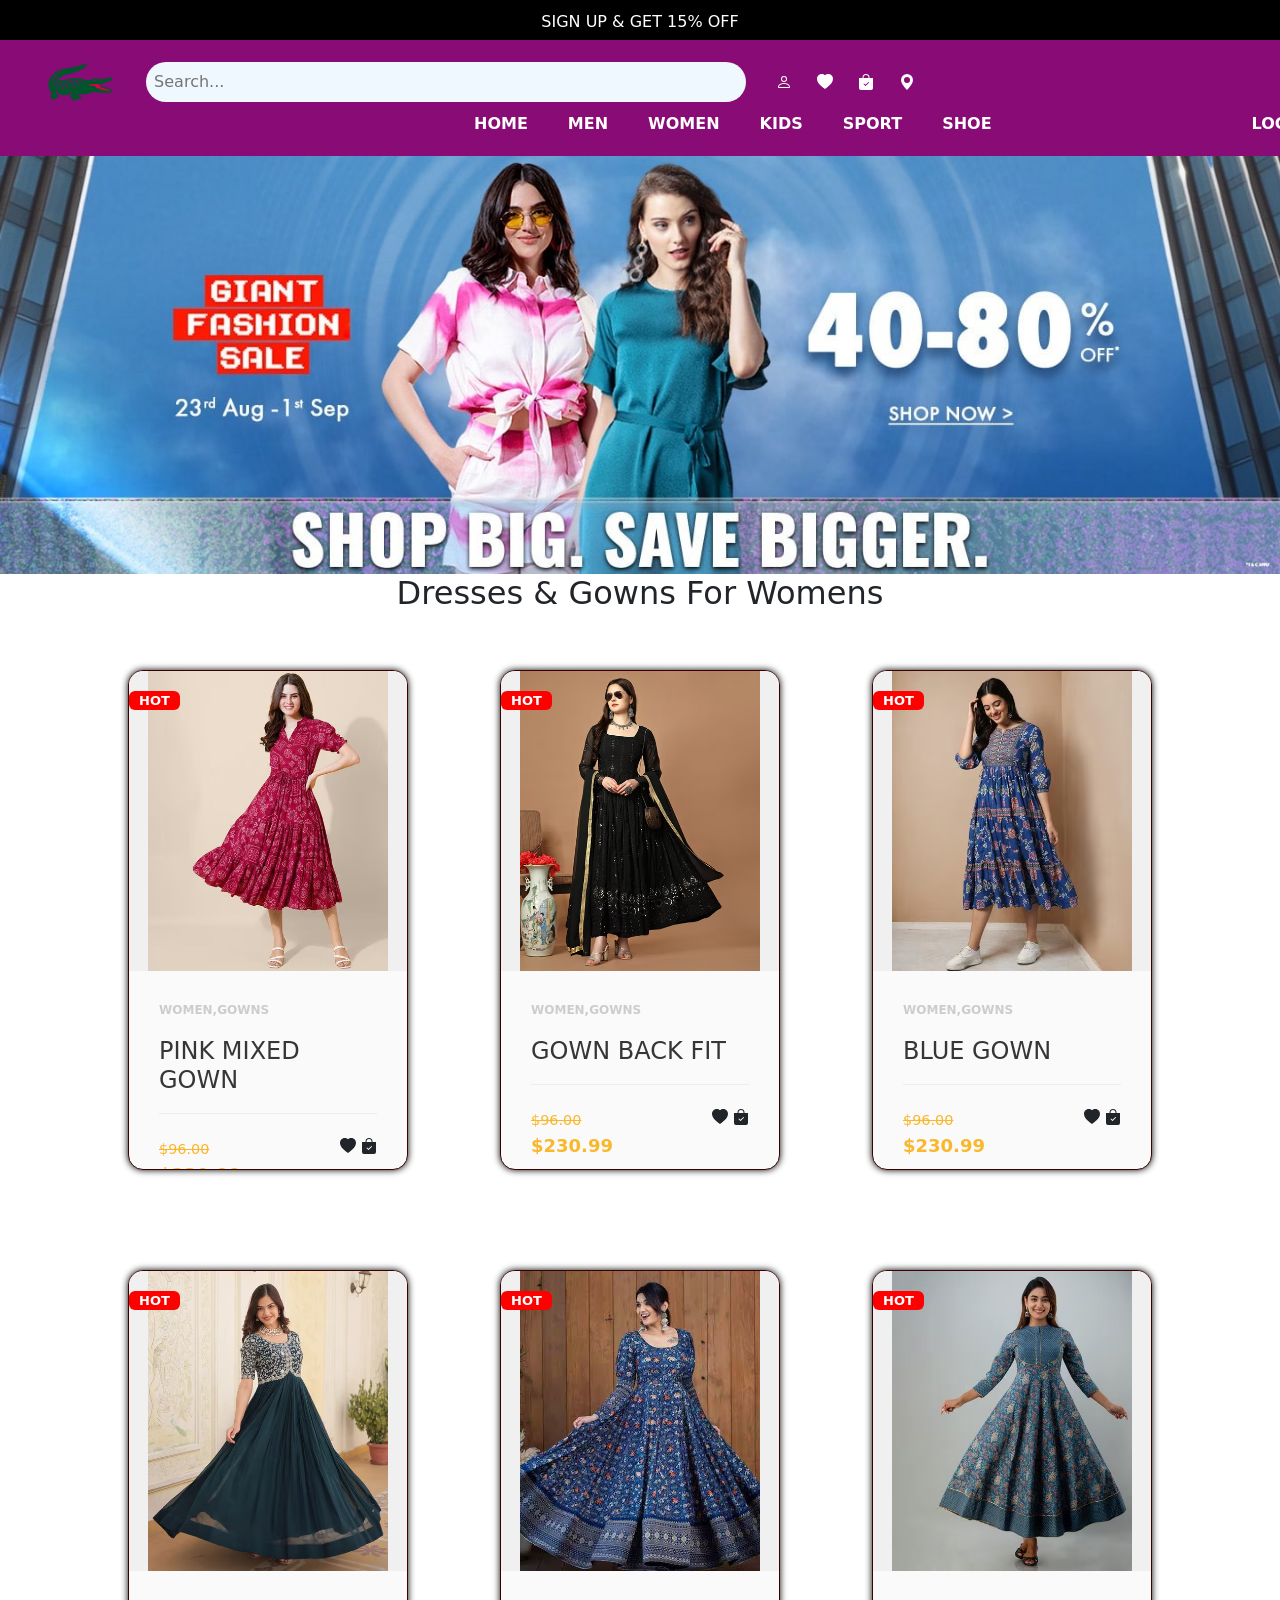
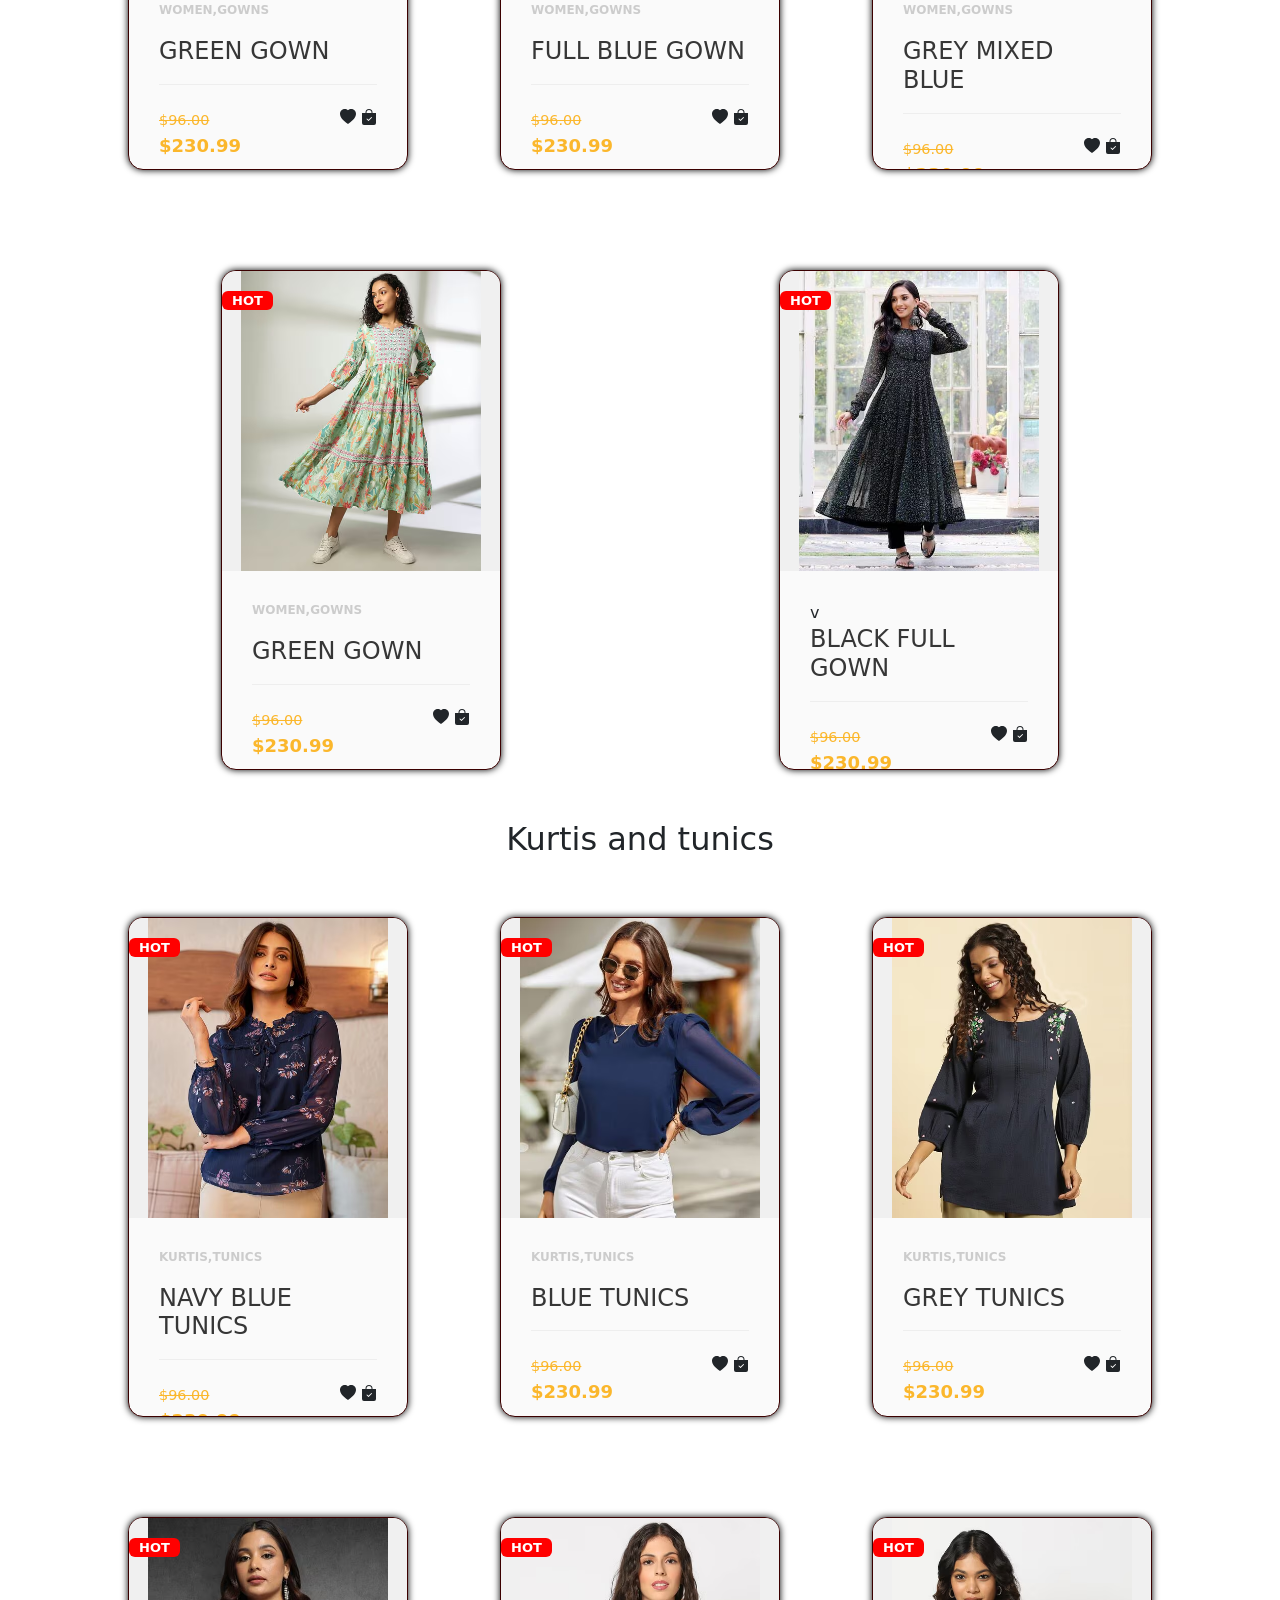
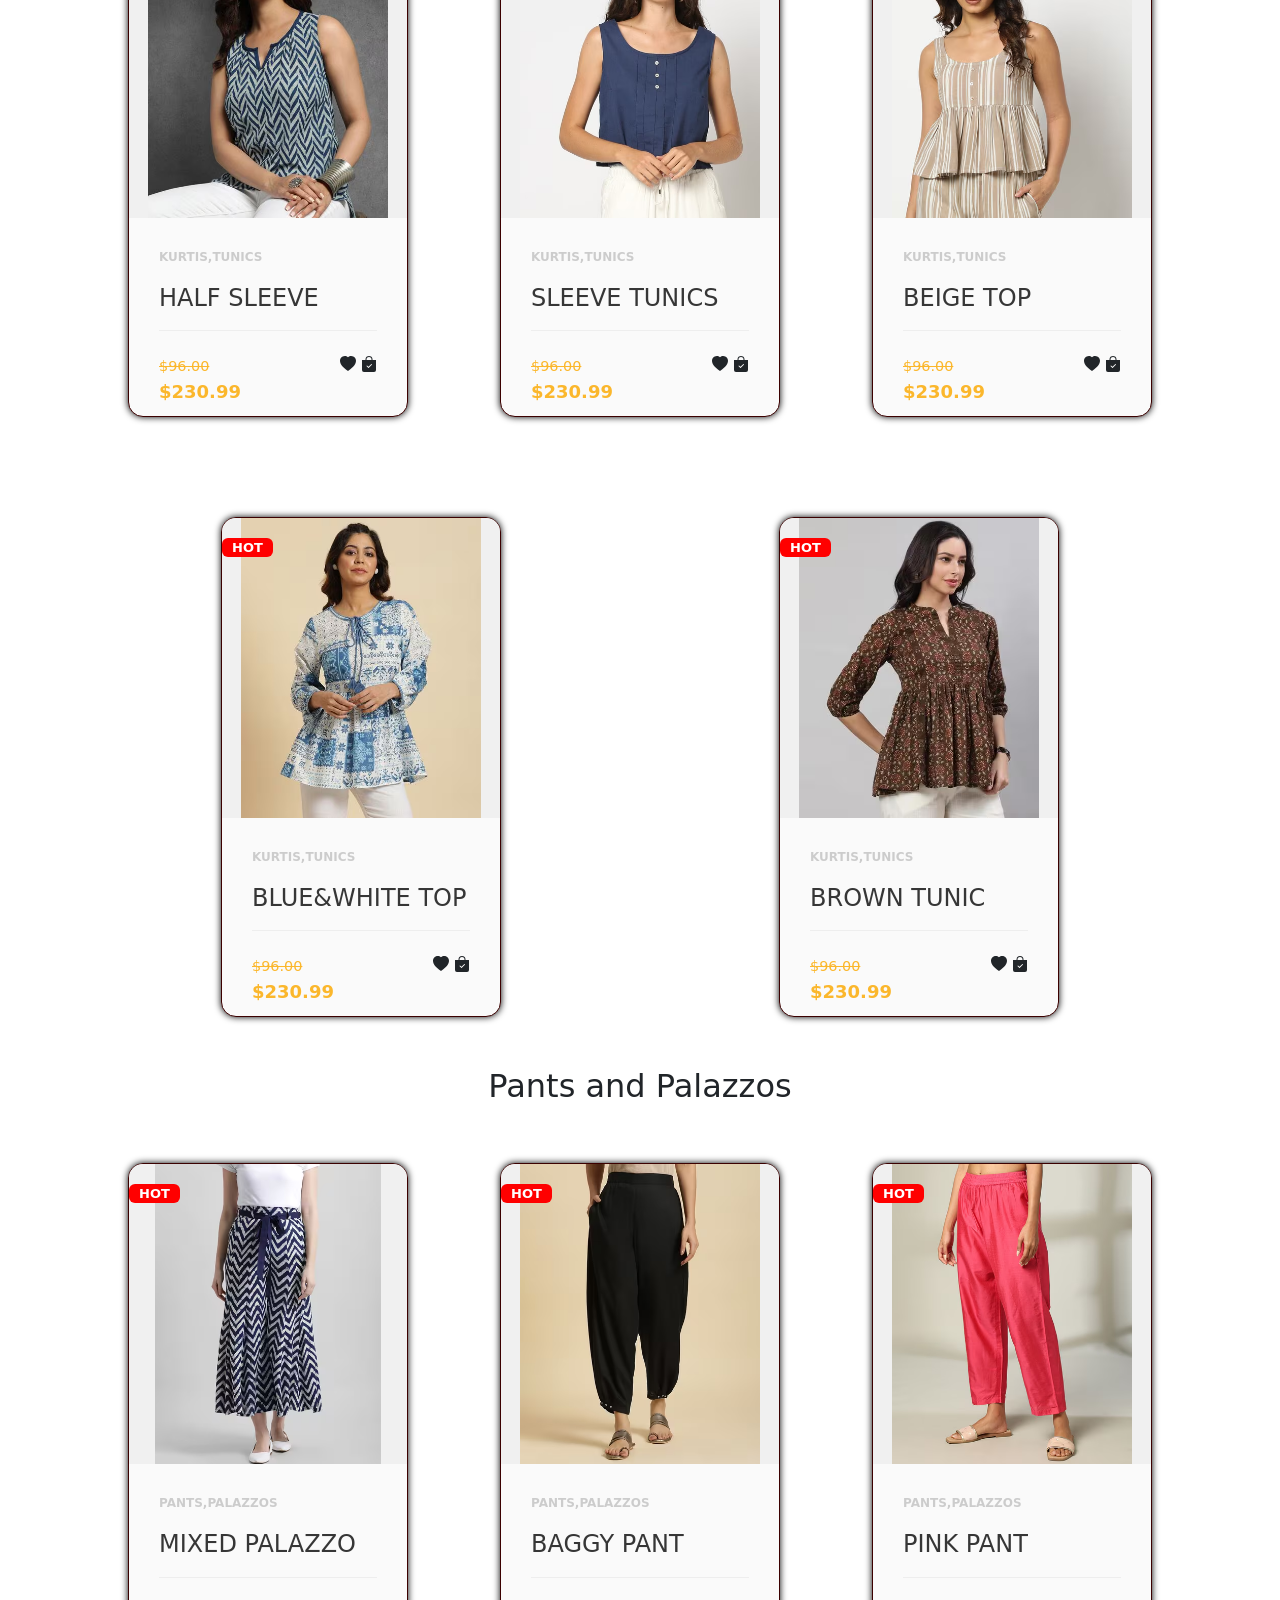
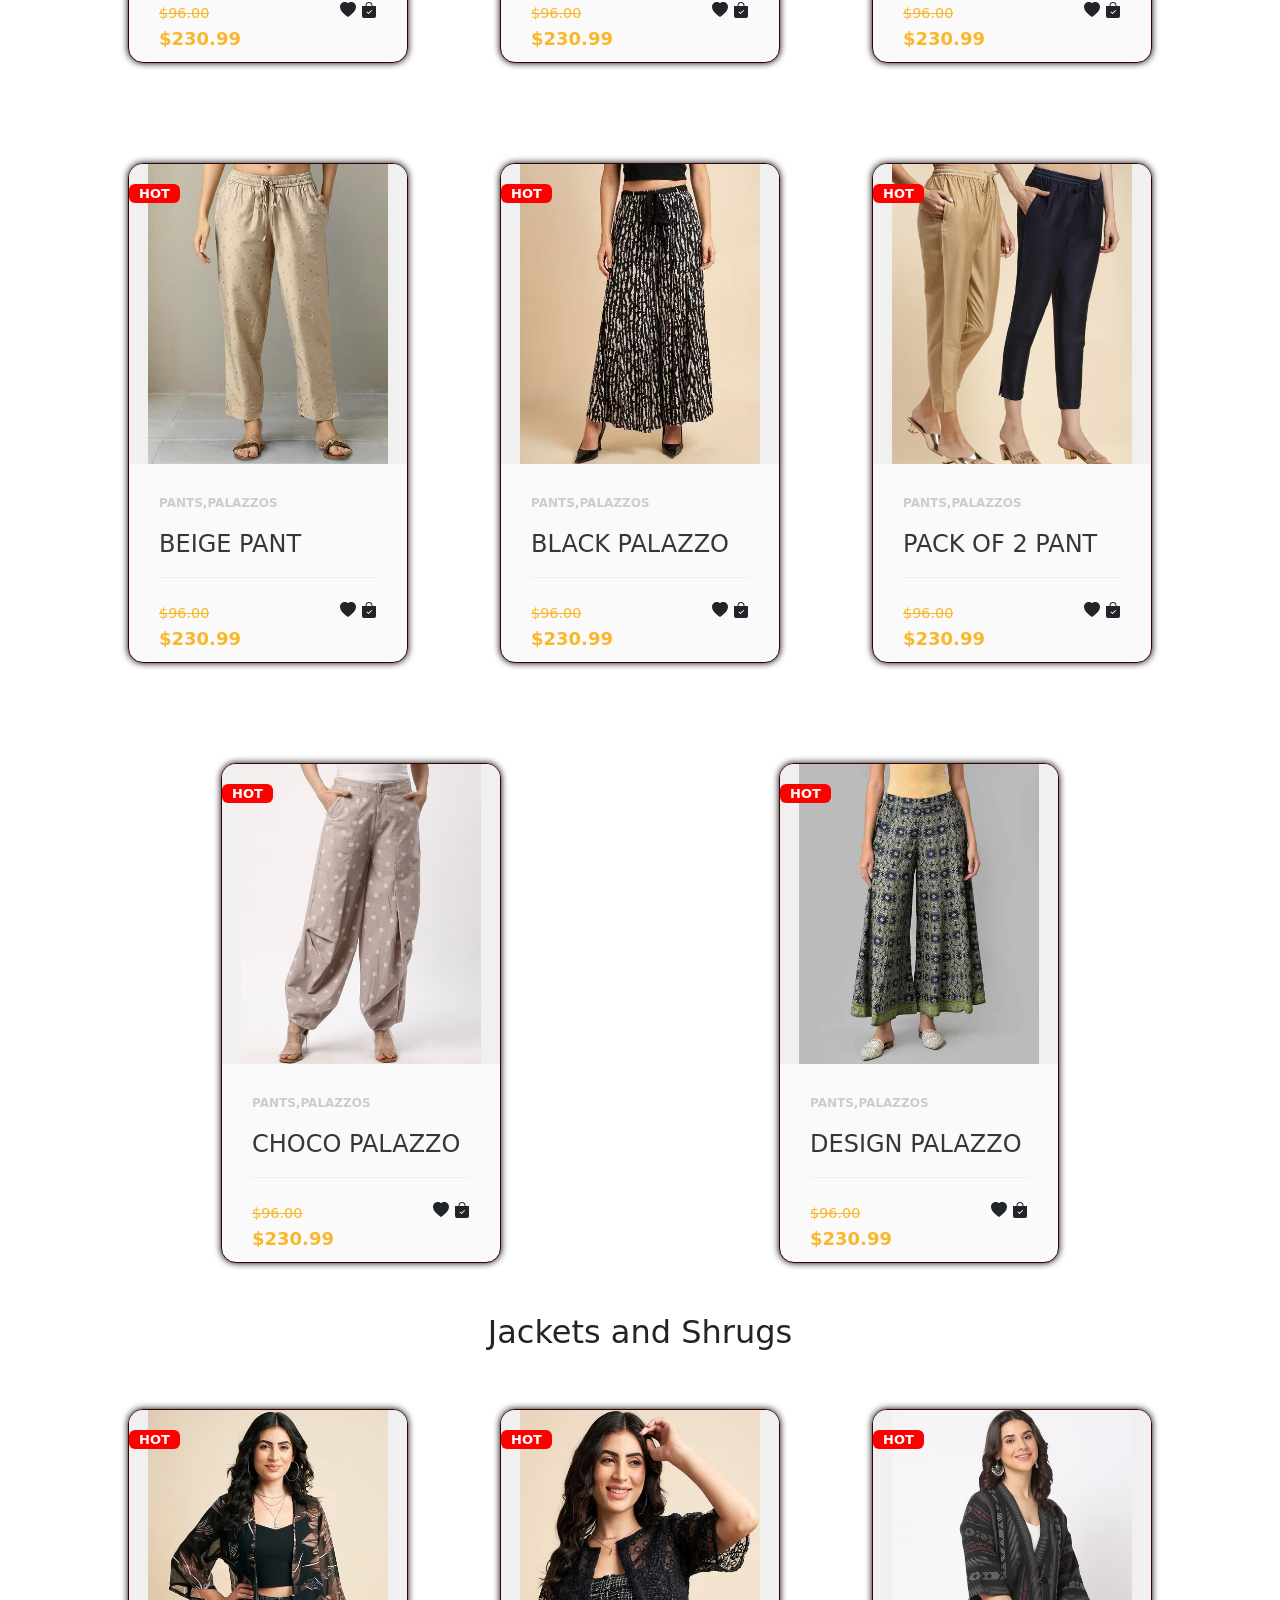
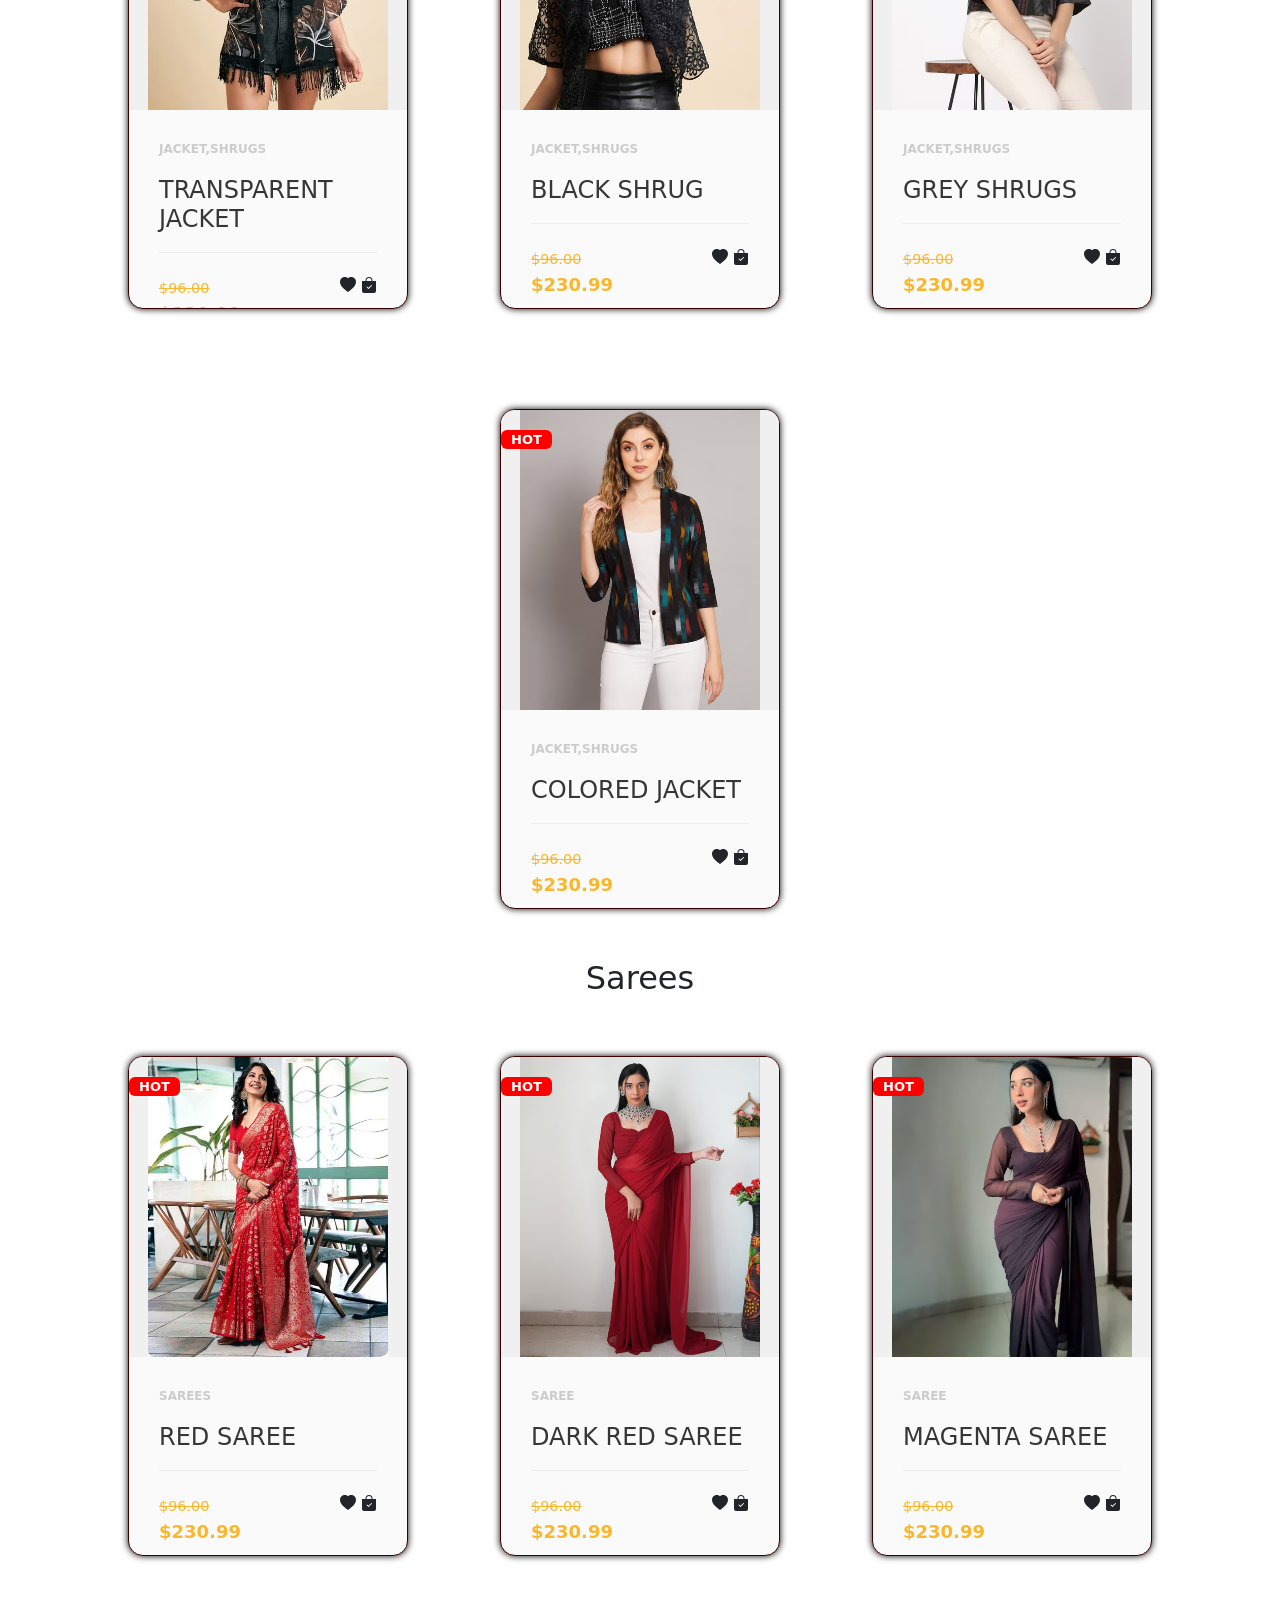
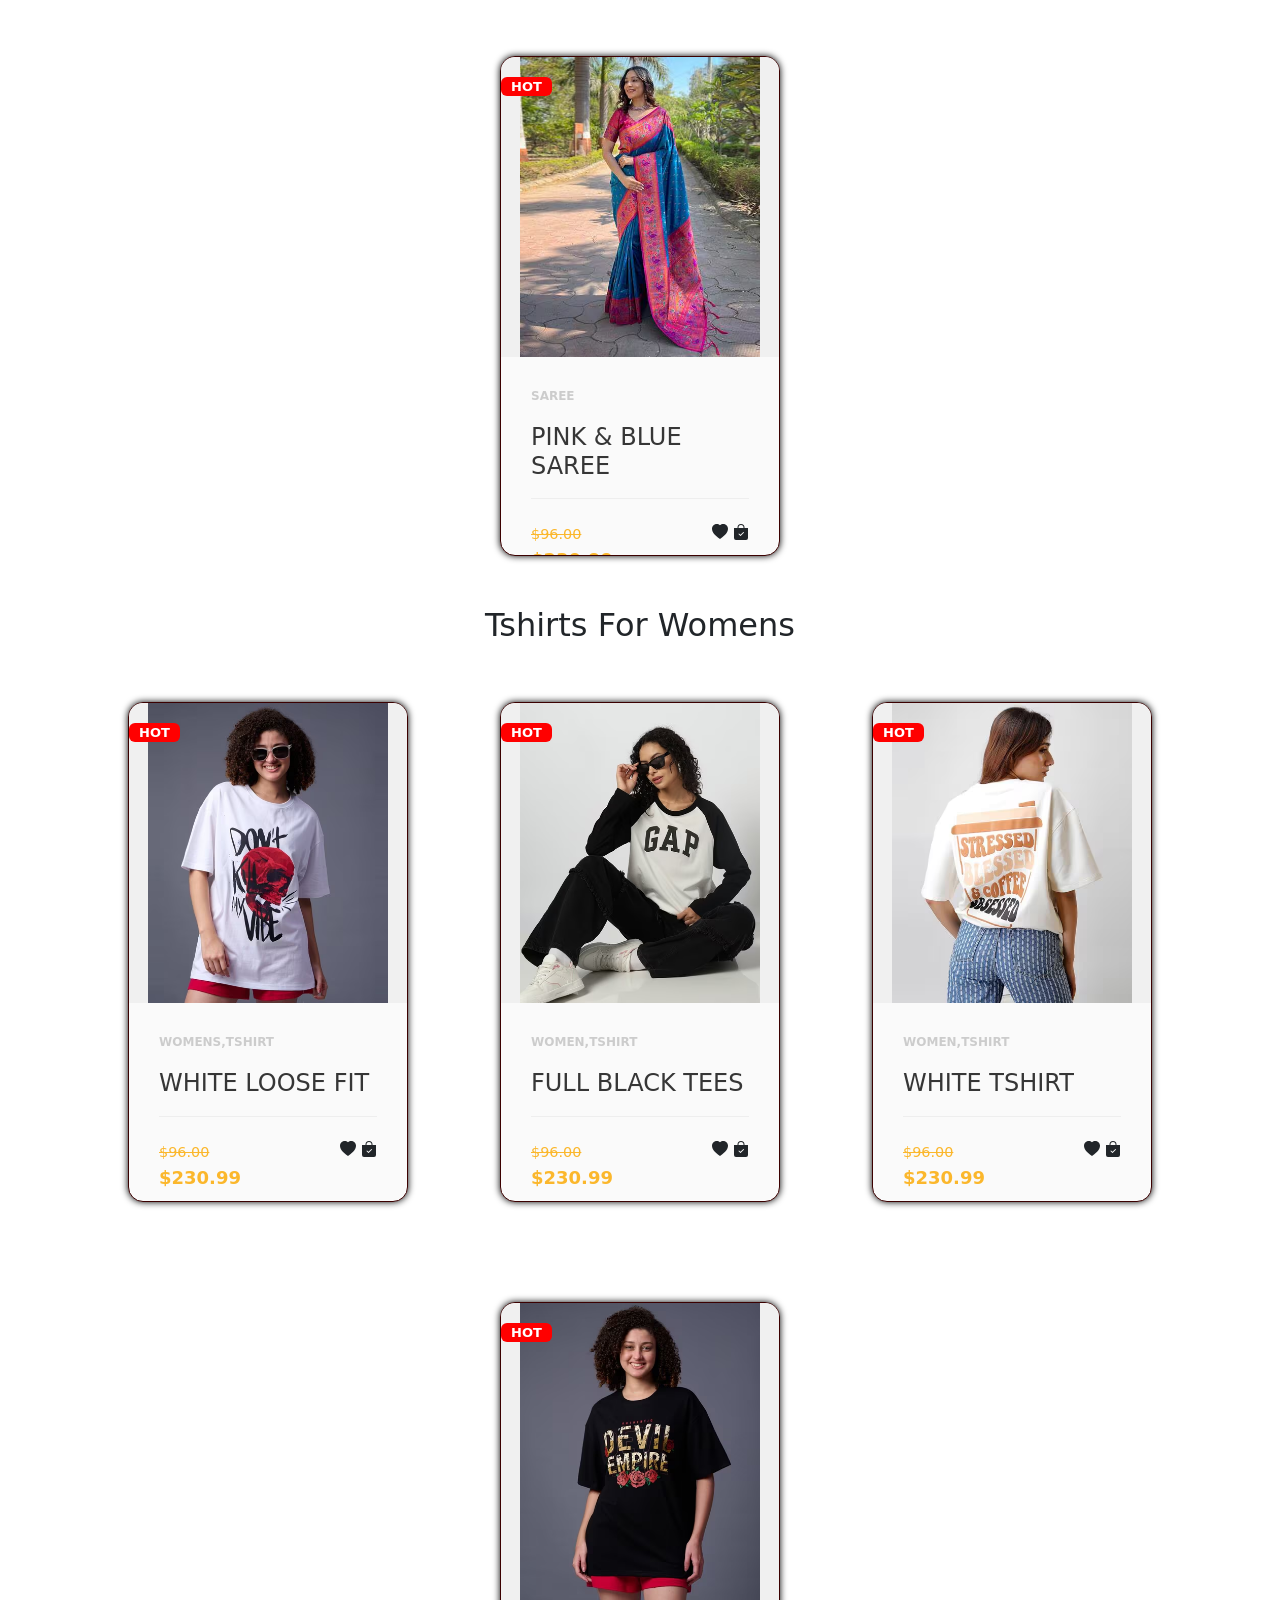
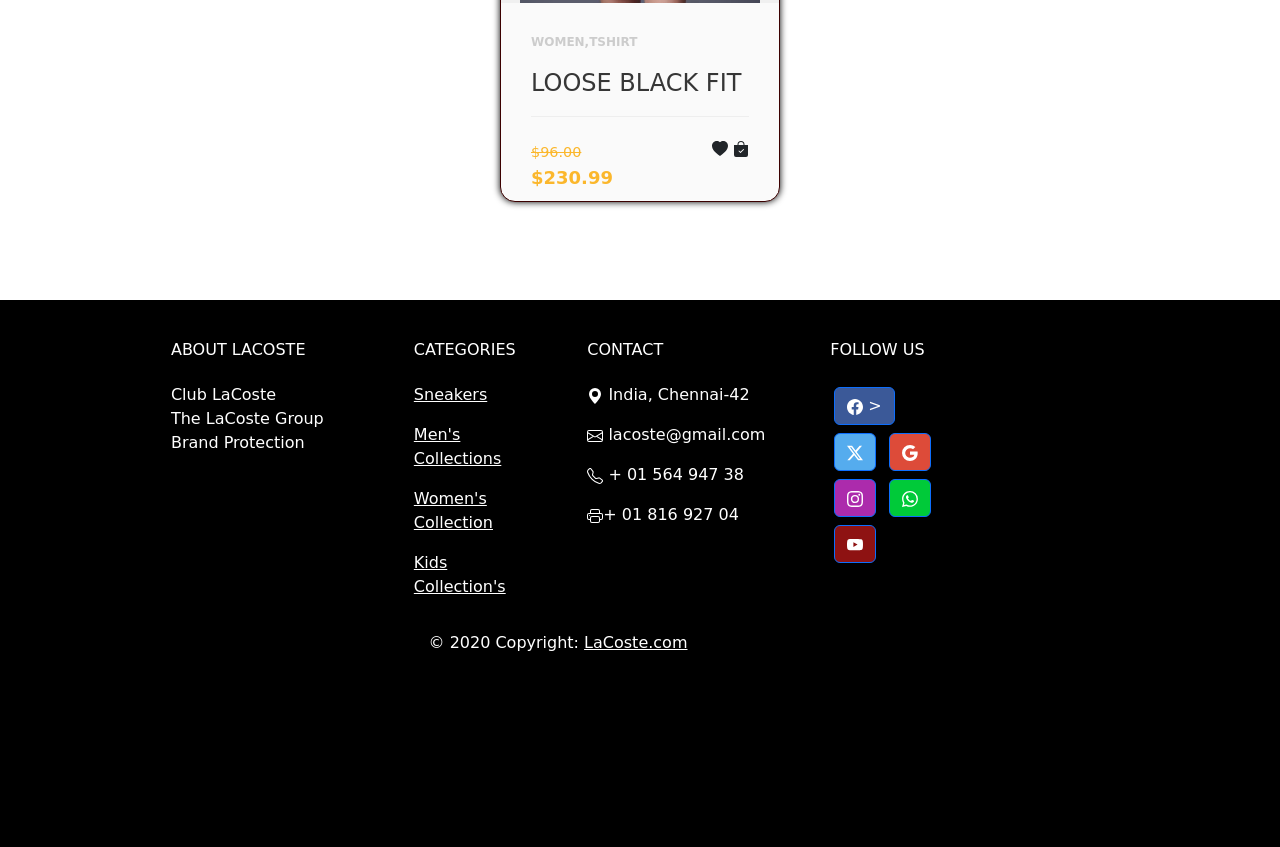
<file: women.html>
<!DOCTYPE html>
<html lang="en">
<head>
    <meta charset="UTF-8">
    <meta name="viewport" content="width=device-width, initial-scale=1.0">
    <title>Lacoste Clothing</title>
    <link rel="icon" href="img/Lacoste-Symbol.png">    <link href="https://cdn.jsdelivr.net/npm/bootstrap@5.3.3/dist/css/bootstrap.min.css" rel="stylesheet" integrity="sha384-QWTKZyjpPEjISv5WaRU9OFeRpok6YctnYmDr5pNlyT2bRjXh0JMhjY6hW+ALEwIH" crossorigin="anonymous">
    <script src="https://cdn.jsdelivr.net/npm/bootstrap@5.3.3/dist/js/bootstrap.bundle.min.js" integrity="sha384-YvpcrYf0tY3lHB60NNkmXc5s9fDVZLESaAA55NDzOxhy9GkcIdslK1eN7N6jIeHz" crossorigin="anonymous"></script>
    <link rel="stylesheet" href="style.css">
</head>
<style>
  .body{
    margin: 0;
    padding: 0;
    font-family: Arial, sans-serif;
}

.slide{
    background-color: rgb(0, 0, 0);
    width: 100%;
    height: 40px;
    color: white;
    text-align: center;
    padding-top: 5px;
}
.ttxt h2{
  text-align: center;

}
.navbar {
    background-color: rgb(137, 11, 118);
    padding: 10px 20px;
    color: #fff;
  
}
.navbar-top {
    display: flex;
    justify-content: space-between;
    align-items: center;
}
.navbar-top img {
    height: 40px;
    padding-left: 25px;
    margin-top: 12px;
}
.navbar-top .search-bar {
    width: 1080px;
    margin: 0 20px;
}
.navbar-top .search-bar input[type="text"] {
    width: 100%;
    padding: 8px;
    margin-top: 12px;
    margin-left: 10px;
    border: none;
    border-radius: 1100px;
    background-color: aliceblue;

}
.navbar-top .icons {
    display: flex;
    gap: 25px;
    font-size: xx-large;
    cursor: pointer;
    margin-top: 12px;
    margin-left: 20px
}

.navbar-top .icons svg {
    font-size: 24px;
    cursor: pointer;
}
.navbar-bottom {
    display: flex;
    justify-content: center;
    margin-left: 35%;
}
.navbar-bottom a {
    color: #fff;
    padding: 10px 20px;
    text-decoration: none;
    text-transform: uppercase;
    font-weight: bold;
}
.navbar-bottom a:hover {
    color: #216f25;
}

.container{
  width: 90%;
  height: 100%;
  display:flex;
  flex-wrap: wrap;
  align-items: center;
  justify-content: space-between;
}

.product-card {
    width: 280px;
    position: relative;
    height: 500px;
    margin: 50px auto;
    overflow: hidden;
  border: 1px solid rgb(59, 0, 0);
  border-radius: 15px;
  box-shadow: 0 0 7px rgb(0, 0, 0.8);
    background: #fafafa;
}

.badge {
    position: absolute;
    left: 0;
    top: 20px;
    text-transform: uppercase;
    font-size: 13px;
    font-weight: 700;
    background: red;
    color: #fff;
    padding: 3px 10px;
}

.product-tumb {
    display: flex;
    align-items: center;
    justify-content: center;
    height: 300px;
    background: #f0f0f0;
}

.product-tumb img {
    max-width: 100%;
    max-height: 100%;
}

.product-details {
    padding: 30px;
}

.product-catagory {
    display: block;
    font-size: 12px;
    font-weight: 700;
    text-transform: uppercase;
    color: #ccc;
    margin-bottom: 18px;
}

.product-details h4 a {
    font-weight: 500;
    display: block;
    margin-bottom: 18px;
    text-transform: uppercase;
    color: #363636;
    text-decoration: none;
    transition: 0.3s;
}

.product-details h4 a:hover {
    color: #fbb72c;
}



.product-bottom-details {
    overflow: hidden;
    border-top: 1px solid #eee;
    padding-top: 20px;
}

.product-bottom-details div {
    float: left;
    width: 50%;
}

.product-price {
    font-size: 18px;
    color: #fbb72c;
    font-weight: 600;
}

.product-price small {
    font-size: 80%;
    font-weight: 400;
    text-decoration: line-through;
    display: inline-block;
    margin-right: 5px;
}

.product-links {
    text-align: right;
}



</style>
<body>
    <div class="slide">
    <div id="tr" class="carousel slide" data-bs-ride="carousel" style="transition: 0.1s;">
        <div class="carousel-inner">
          <div class="carousel-item active">
            <p>SIGN UP & GET 15% OFF</p>
          </div>
          <div class="carousel-item">
            <p>FREE DELIVERY, RETURN & EXCHANGE</p>
          </div>
          <div class="carousel-item">
            <p>EXTRA 5% OFF ON PREPAID ORDERS</p>
          </div>
        </div>  
      </div>
    </div>
    <div class="navbar">
      <div class="navbar-top">
          <img src="img/Lacoste-Symbol.png" alt="Logo">
          <div class="search-bar">
              <input type="text" placeholder="Search...">
          </div>
          <div class="icons">
            <svg xmlns="http://www.w3.org/2000/svg" width="16" height="16" fill="currentColor" class="bi bi-person" viewBox="0 0 16 16">
              <path d="M8 8a3 3 0 1 0 0-6 3 3 0 0 0 0 6m2-3a2 2 0 1 1-4 0 2 2 0 0 1 4 0m4 8c0 1-1 1-1 1H3s-1 0-1-1 1-4 6-4 6 3 6 4m-1-.004c-.001-.246-.154-.986-.832-1.664C11.516 10.68 10.289 10 8 10s-3.516.68-4.168 1.332c-.678.678-.83 1.418-.832 1.664z"/>
            </svg>
            <svg xmlns="http://www.w3.org/2000/svg" width="16" height="16" fill="currentColor" class="bi bi-heart-fill" viewBox="0 0 16 16">
              <path fill-rule="evenodd" d="M8 1.314C12.438-3.248 23.534 4.735 8 15-7.534 4.736 3.562-3.248 8 1.314"/>
            </svg>
            <svg xmlns="http://www.w3.org/2000/svg |" width="16" height="16" fill="currentColor" class="bi bi-bag-check-fill" viewBox="0 0 16 16">
              <path fill-rule="evenodd" d="M10.5 3.5a2.5 2.5 0 0 0-5 0V4h5zm1 0V4H15v10a2 2 0 0 1-2 2H3a2 2 0 0 1-2-2V4h3.5v-.5a3.5 3.5 0 1 1 7 0m-.646 5.354a.5.5 0 0 0-.708-.708L7.5 10.793 6.354 9.646a.5.5 0 1 0-.708.708l1.5 1.5a.5.5 0 0 0 .708 0z"/>
            </svg>
            <svg xmlns="http://www.w3.org/2000/svg" width="16" height="16" fill="currentColor" class="bi bi-geo-alt-fill" viewBox="0 0 16 16">
              <path d="M8 16s6-5.686 6-10A6 6 0 0 0 2 6c0 4.314 6 10 6 10m0-7a3 3 0 1 1 0-6 3 3 0 0 1 0 6"/>
            </svg>
          </div>
      </div>
      <!-- navbar -->
      <div class="navbar-bottom">
        <a href="index.html">Home</a>
        <a href="men.html">Men</a>
        <a href="women.html">Women</a>
        <a href="kids.html">Kids</a>
        <a href="sport.html">Sport</a>
        <a href="shoe.html">Shoe</a>
        <a href="login.html" style="padding-left: 240px;">Login/SignUp</a>
      </div>
  </div>
  <div class="women">
    <div class="gif">
      <img src="img/pwy89bu4.png" alt="" width="100%">
    </div>
  </div>
  <div class="ttxt">
    <h2>Dresses & Gowns For Womens</h2>
  </div>
  <!-- products -->
  <div class="container">
    <div class="product-card">
      <div class="badge">Hot</div>
      <div class="product-tumb">
        <img src="womenimg/g1.avif" alt="">
      </div>
      <div class="product-details">
        <span class="product-catagory">Women,Gowns</span>
        <h4><a href="">Pink Mixed Gown</a></h4>
        <div class="product-bottom-details">
          <div class="product-price"><small>$96.00</small>$230.99</div>
          <div class="product-links">
            <svg xmlns="http://www.w3.org/2000/svg" width="16" height="16" fill="currentColor" class="bi bi-heart-fill" viewBox="0 0 16 16">
              <path fill-rule="evenodd" d="M8 1.314C12.438-3.248 23.534 4.735 8 15-7.534 4.736 3.562-3.248 8 1.314"/>
            </svg>
            <svg xmlns="http://www.w3.org/2000/svg |" width="16" height="16" fill="currentColor" class="bi bi-bag-check-fill" viewBox="0 0 16 16">
              <path fill-rule="evenodd" d="M10.5 3.5a2.5 2.5 0 0 0-5 0V4h5zm1 0V4H15v10a2 2 0 0 1-2 2H3a2 2 0 0 1-2-2V4h3.5v-.5a3.5 3.5 0 1 1 7 0m-.646 5.354a.5.5 0 0 0-.708-.708L7.5 10.793 6.354 9.646a.5.5 0 1 0-.708.708l1.5 1.5a.5.5 0 0 0 .708 0z"/>
            </svg>
          </div>
        </div>
      </div>
    </div>
    <div class="product-card">
      <div class="badge">Hot</div>
      <div class="product-tumb">
        <img src="womenimg/g2.avif" alt="">
      </div>
      <div class="product-details">
        <span class="product-catagory">Women,Gowns</span>
        <h4><a href=""> Gown Back fit</a></h4>
        <div class="product-bottom-details">
          <div class="product-price"><small>$96.00</small>$230.99</div>
          <div class="product-links">
            <svg xmlns="http://www.w3.org/2000/svg" width="16" height="16" fill="currentColor" class="bi bi-heart-fill" viewBox="0 0 16 16">
              <path fill-rule="evenodd" d="M8 1.314C12.438-3.248 23.534 4.735 8 15-7.534 4.736 3.562-3.248 8 1.314"/>
            </svg>
            <svg xmlns="http://www.w3.org/2000/svg |" width="16" height="16" fill="currentColor" class="bi bi-bag-check-fill" viewBox="0 0 16 16">
              <path fill-rule="evenodd" d="M10.5 3.5a2.5 2.5 0 0 0-5 0V4h5zm1 0V4H15v10a2 2 0 0 1-2 2H3a2 2 0 0 1-2-2V4h3.5v-.5a3.5 3.5 0 1 1 7 0m-.646 5.354a.5.5 0 0 0-.708-.708L7.5 10.793 6.354 9.646a.5.5 0 1 0-.708.708l1.5 1.5a.5.5 0 0 0 .708 0z"/>
            </svg>
          </div>
        </div>
      </div>
    </div>
    <div class="product-card">
      <div class="badge">Hot</div>
      <div class="product-tumb">
        <img src="womenimg/g3.avif" alt="">
      </div>
      <div class="product-details">
        <span class="product-catagory">Women,Gowns</span>
        <h4><a href="">Blue Gown</a></h4>
        <div class="product-bottom-details">
          <div class="product-price"><small>$96.00</small>$230.99</div>
          <div class="product-links">
            <svg xmlns="http://www.w3.org/2000/svg" width="16" height="16" fill="currentColor" class="bi bi-heart-fill" viewBox="0 0 16 16">
              <path fill-rule="evenodd" d="M8 1.314C12.438-3.248 23.534 4.735 8 15-7.534 4.736 3.562-3.248 8 1.314"/>
            </svg>
            <svg xmlns="http://www.w3.org/2000/svg |" width="16" height="16" fill="currentColor" class="bi bi-bag-check-fill" viewBox="0 0 16 16">
              <path fill-rule="evenodd" d="M10.5 3.5a2.5 2.5 0 0 0-5 0V4h5zm1 0V4H15v10a2 2 0 0 1-2 2H3a2 2 0 0 1-2-2V4h3.5v-.5a3.5 3.5 0 1 1 7 0m-.646 5.354a.5.5 0 0 0-.708-.708L7.5 10.793 6.354 9.646a.5.5 0 1 0-.708.708l1.5 1.5a.5.5 0 0 0 .708 0z"/>
            </svg>
          </div>
        </div>
      </div>
    </div>
    <div class="product-card">
      <div class="badge">Hot</div>
      <div class="product-tumb">
        <img src="womenimg/g4.avif" alt="">
      </div>
      <div class="product-details">
        <span class="product-catagory">Women,Gowns</span>
        <h4><a href="">Green Gown </a></h4>
        <div class="product-bottom-details">
          <div class="product-price"><small>$96.00</small>$230.99</div>
          <div class="product-links">
            <svg xmlns="http://www.w3.org/2000/svg" width="16" height="16" fill="currentColor" class="bi bi-heart-fill" viewBox="0 0 16 16">
              <path fill-rule="evenodd" d="M8 1.314C12.438-3.248 23.534 4.735 8 15-7.534 4.736 3.562-3.248 8 1.314"/>
            </svg>
            <svg xmlns="http://www.w3.org/2000/svg |" width="16" height="16" fill="currentColor" class="bi bi-bag-check-fill" viewBox="0 0 16 16">
              <path fill-rule="evenodd" d="M10.5 3.5a2.5 2.5 0 0 0-5 0V4h5zm1 0V4H15v10a2 2 0 0 1-2 2H3a2 2 0 0 1-2-2V4h3.5v-.5a3.5 3.5 0 1 1 7 0m-.646 5.354a.5.5 0 0 0-.708-.708L7.5 10.793 6.354 9.646a.5.5 0 1 0-.708.708l1.5 1.5a.5.5 0 0 0 .708 0z"/>
            </svg>
          </div>
        </div>
      </div>
    </div> 
    <div class="product-card">
      <div class="badge">Hot</div>
      <div class="product-tumb">
        <img src="womenimg/g5.avif" alt="">
      </div>
      <div class="product-details">
        <span class="product-catagory">Women,Gowns</span>
        <h4><a href="">Full Blue Gown</a></h4>
        <div class="product-bottom-details">
          <div class="product-price"><small>$96.00</small>$230.99</div>
          <div class="product-links">
            <svg xmlns="http://www.w3.org/2000/svg" width="16" height="16" fill="currentColor" class="bi bi-heart-fill" viewBox="0 0 16 16">
              <path fill-rule="evenodd" d="M8 1.314C12.438-3.248 23.534 4.735 8 15-7.534 4.736 3.562-3.248 8 1.314"/>
            </svg>
            <svg xmlns="http://www.w3.org/2000/svg |" width="16" height="16" fill="currentColor" class="bi bi-bag-check-fill" viewBox="0 0 16 16">
              <path fill-rule="evenodd" d="M10.5 3.5a2.5 2.5 0 0 0-5 0V4h5zm1 0V4H15v10a2 2 0 0 1-2 2H3a2 2 0 0 1-2-2V4h3.5v-.5a3.5 3.5 0 1 1 7 0m-.646 5.354a.5.5 0 0 0-.708-.708L7.5 10.793 6.354 9.646a.5.5 0 1 0-.708.708l1.5 1.5a.5.5 0 0 0 .708 0z"/>
            </svg>
          </div>
        </div>
      </div>
    </div>
    <div class="product-card">
      <div class="badge">Hot</div>
      <div class="product-tumb">
        <img src="womenimg/g6.avif" alt="">
      </div>
      <div class="product-details">
        <span class="product-catagory">Women,Gowns</span>
        <h4><a href="">grey mixed blue</a></h4>
        <div class="product-bottom-details">
          <div class="product-price"><small>$96.00</small>$230.99</div>
          <div class="product-links">
            <svg xmlns="http://www.w3.org/2000/svg" width="16" height="16" fill="currentColor" class="bi bi-heart-fill" viewBox="0 0 16 16">
              <path fill-rule="evenodd" d="M8 1.314C12.438-3.248 23.534 4.735 8 15-7.534 4.736 3.562-3.248 8 1.314"/>
            </svg>
            <svg xmlns="http://www.w3.org/2000/svg |" width="16" height="16" fill="currentColor" class="bi bi-bag-check-fill" viewBox="0 0 16 16">
              <path fill-rule="evenodd" d="M10.5 3.5a2.5 2.5 0 0 0-5 0V4h5zm1 0V4H15v10a2 2 0 0 1-2 2H3a2 2 0 0 1-2-2V4h3.5v-.5a3.5 3.5 0 1 1 7 0m-.646 5.354a.5.5 0 0 0-.708-.708L7.5 10.793 6.354 9.646a.5.5 0 1 0-.708.708l1.5 1.5a.5.5 0 0 0 .708 0z"/>
            </svg>
          </div>
        </div>
      </div>
    </div>
    <div class="product-card">
      <div class="badge">Hot</div>
      <div class="product-tumb">
        <img src="womenimg/g7.avif" alt="">
      </div>
      <div class="product-details">
        <span class="product-catagory">Women,Gowns</span>
        <h4><a href="">Green Gown</a></h4>
        <div class="product-bottom-details">
          <div class="product-price"><small>$96.00</small>$230.99</div>
          <div class="product-links">
            <svg xmlns="http://www.w3.org/2000/svg" width="16" height="16" fill="currentColor" class="bi bi-heart-fill" viewBox="0 0 16 16">
              <path fill-rule="evenodd" d="M8 1.314C12.438-3.248 23.534 4.735 8 15-7.534 4.736 3.562-3.248 8 1.314"/>
            </svg>
            <svg xmlns="http://www.w3.org/2000/svg |" width="16" height="16" fill="currentColor" class="bi bi-bag-check-fill" viewBox="0 0 16 16">
              <path fill-rule="evenodd" d="M10.5 3.5a2.5 2.5 0 0 0-5 0V4h5zm1 0V4H15v10a2 2 0 0 1-2 2H3a2 2 0 0 1-2-2V4h3.5v-.5a3.5 3.5 0 1 1 7 0m-.646 5.354a.5.5 0 0 0-.708-.708L7.5 10.793 6.354 9.646a.5.5 0 1 0-.708.708l1.5 1.5a.5.5 0 0 0 .708 0z"/>
            </svg>
          </div>
        </div>
      </div>
    </div>
    <div class="product-card">
      <div class="badge">Hot</div>
      <div class="product-tumb">
        <img src="womenimg/g8.avif" alt="">
      </div>
      <div class="product-details">
v        <h4><a href="">Black Full Gown</a></h4>
        <div class="product-bottom-details">
          <div class="product-price"><small>$96.00</small>$230.99</div>
          <div class="product-links">
            <svg xmlns="http://www.w3.org/2000/svg" width="16" height="16" fill="currentColor" class="bi bi-heart-fill" viewBox="0 0 16 16">
              <path fill-rule="evenodd" d="M8 1.314C12.438-3.248 23.534 4.735 8 15-7.534 4.736 3.562-3.248 8 1.314"/>
            </svg>
            <svg xmlns="http://www.w3.org/2000/svg |" width="16" height="16" fill="currentColor" class="bi bi-bag-check-fill" viewBox="0 0 16 16">
              <path fill-rule="evenodd" d="M10.5 3.5a2.5 2.5 0 0 0-5 0V4h5zm1 0V4H15v10a2 2 0 0 1-2 2H3a2 2 0 0 1-2-2V4h3.5v-.5a3.5 3.5 0 1 1 7 0m-.646 5.354a.5.5 0 0 0-.708-.708L7.5 10.793 6.354 9.646a.5.5 0 1 0-.708.708l1.5 1.5a.5.5 0 0 0 .708 0z"/>
            </svg>
          </div>
        </div>
      </div>
    </div>
     </div>
     <!-- Kurtis and tunics -->
     <div class="ttxt">
      <h2>Kurtis and tunics</h2>
    </div>
    <div class="container">
      <div class="product-card">
        <div class="badge">Hot</div>
        <div class="product-tumb">
          <img src="womenimg/k1.avif" alt="">
        </div>
        <div class="product-details">
          <span class="product-catagory">Kurtis,Tunics</span>
          <h4><a href="">Navy blue tunics</a></h4>
          <div class="product-bottom-details">
            <div class="product-price"><small>$96.00</small>$230.99</div>
            <div class="product-links">
              <svg xmlns="http://www.w3.org/2000/svg" width="16" height="16" fill="currentColor" class="bi bi-heart-fill" viewBox="0 0 16 16">
                <path fill-rule="evenodd" d="M8 1.314C12.438-3.248 23.534 4.735 8 15-7.534 4.736 3.562-3.248 8 1.314"/>
              </svg>
              <svg xmlns="http://www.w3.org/2000/svg |" width="16" height="16" fill="currentColor" class="bi bi-bag-check-fill" viewBox="0 0 16 16">
                <path fill-rule="evenodd" d="M10.5 3.5a2.5 2.5 0 0 0-5 0V4h5zm1 0V4H15v10a2 2 0 0 1-2 2H3a2 2 0 0 1-2-2V4h3.5v-.5a3.5 3.5 0 1 1 7 0m-.646 5.354a.5.5 0 0 0-.708-.708L7.5 10.793 6.354 9.646a.5.5 0 1 0-.708.708l1.5 1.5a.5.5 0 0 0 .708 0z"/>
              </svg>
            </div>
          </div>
        </div>
      </div>
      <div class="product-card">
        <div class="badge">Hot</div>
        <div class="product-tumb">
          <img src="womenimg/k2neck_top.avif" alt="">
        </div>
        <div class="product-details">
          <span class="product-catagory">Kurtis,Tunics</span>
          <h4><a href="">Blue Tunics</a></h4>
          <div class="product-bottom-details">
            <div class="product-price"><small>$96.00</small>$230.99</div>
            <div class="product-links">
              <svg xmlns="http://www.w3.org/2000/svg" width="16" height="16" fill="currentColor" class="bi bi-heart-fill" viewBox="0 0 16 16">
                <path fill-rule="evenodd" d="M8 1.314C12.438-3.248 23.534 4.735 8 15-7.534 4.736 3.562-3.248 8 1.314"/>
              </svg>
              <svg xmlns="http://www.w3.org/2000/svg |" width="16" height="16" fill="currentColor" class="bi bi-bag-check-fill" viewBox="0 0 16 16">
                <path fill-rule="evenodd" d="M10.5 3.5a2.5 2.5 0 0 0-5 0V4h5zm1 0V4H15v10a2 2 0 0 1-2 2H3a2 2 0 0 1-2-2V4h3.5v-.5a3.5 3.5 0 1 1 7 0m-.646 5.354a.5.5 0 0 0-.708-.708L7.5 10.793 6.354 9.646a.5.5 0 1 0-.708.708l1.5 1.5a.5.5 0 0 0 .708 0z"/>
              </svg>
            </div>
          </div>
        </div>
      </div>
      <div class="product-card">
        <div class="badge">Hot</div>
        <div class="product-tumb">
          <img src="womenimg/k3.avif" alt="">
        </div>
        <div class="product-details">
          <span class="product-catagory">Kurtis,Tunics</span>
          <h4><a href="">Grey Tunics</a></h4>
          <div class="product-bottom-details">
            <div class="product-price"><small>$96.00</small>$230.99</div>
            <div class="product-links">
              <svg xmlns="http://www.w3.org/2000/svg" width="16" height="16" fill="currentColor" class="bi bi-heart-fill" viewBox="0 0 16 16">
                <path fill-rule="evenodd" d="M8 1.314C12.438-3.248 23.534 4.735 8 15-7.534 4.736 3.562-3.248 8 1.314"/>
              </svg>
              <svg xmlns="http://www.w3.org/2000/svg |" width="16" height="16" fill="currentColor" class="bi bi-bag-check-fill" viewBox="0 0 16 16">
                <path fill-rule="evenodd" d="M10.5 3.5a2.5 2.5 0 0 0-5 0V4h5zm1 0V4H15v10a2 2 0 0 1-2 2H3a2 2 0 0 1-2-2V4h3.5v-.5a3.5 3.5 0 1 1 7 0m-.646 5.354a.5.5 0 0 0-.708-.708L7.5 10.793 6.354 9.646a.5.5 0 1 0-.708.708l1.5 1.5a.5.5 0 0 0 .708 0z"/>
              </svg>
            </div>
          </div>
        </div>
      </div>
      <div class="product-card">
        <div class="badge">Hot</div>
        <div class="product-tumb">
          <img src="womenimg/k4.avif" alt="">
        </div>
        <div class="product-details">
          <span class="product-catagory">Kurtis,Tunics</span>
          <h4><a href="">Half Sleeve</a></h4>
          <div class="product-bottom-details">
            <div class="product-price"><small>$96.00</small>$230.99</div>
            <div class="product-links">
              <svg xmlns="http://www.w3.org/2000/svg" width="16" height="16" fill="currentColor" class="bi bi-heart-fill" viewBox="0 0 16 16">
                <path fill-rule="evenodd" d="M8 1.314C12.438-3.248 23.534 4.735 8 15-7.534 4.736 3.562-3.248 8 1.314"/>
              </svg>
              <svg xmlns="http://www.w3.org/2000/svg |" width="16" height="16" fill="currentColor" class="bi bi-bag-check-fill" viewBox="0 0 16 16">
                <path fill-rule="evenodd" d="M10.5 3.5a2.5 2.5 0 0 0-5 0V4h5zm1 0V4H15v10a2 2 0 0 1-2 2H3a2 2 0 0 1-2-2V4h3.5v-.5a3.5 3.5 0 1 1 7 0m-.646 5.354a.5.5 0 0 0-.708-.708L7.5 10.793 6.354 9.646a.5.5 0 1 0-.708.708l1.5 1.5a.5.5 0 0 0 .708 0z"/>
              </svg>
            </div>
          </div>
        </div>
      </div> 
      <div class="product-card">
        <div class="badge">Hot</div>
        <div class="product-tumb">
          <img src="womenimg/k5.avif" alt="">
        </div>
        <div class="product-details">
          <span class="product-catagory">Kurtis,Tunics</span>
          <h4><a href="">Sleeve tunics</a></h4>
          <div class="product-bottom-details">
            <div class="product-price"><small>$96.00</small>$230.99</div>
            <div class="product-links">
              <svg xmlns="http://www.w3.org/2000/svg" width="16" height="16" fill="currentColor" class="bi bi-heart-fill" viewBox="0 0 16 16">
                <path fill-rule="evenodd" d="M8 1.314C12.438-3.248 23.534 4.735 8 15-7.534 4.736 3.562-3.248 8 1.314"/>
              </svg>
              <svg xmlns="http://www.w3.org/2000/svg |" width="16" height="16" fill="currentColor" class="bi bi-bag-check-fill" viewBox="0 0 16 16">
                <path fill-rule="evenodd" d="M10.5 3.5a2.5 2.5 0 0 0-5 0V4h5zm1 0V4H15v10a2 2 0 0 1-2 2H3a2 2 0 0 1-2-2V4h3.5v-.5a3.5 3.5 0 1 1 7 0m-.646 5.354a.5.5 0 0 0-.708-.708L7.5 10.793 6.354 9.646a.5.5 0 1 0-.708.708l1.5 1.5a.5.5 0 0 0 .708 0z"/>
              </svg>
            </div>
          </div>
        </div>
      </div>
      <div class="product-card">
        <div class="badge">Hot</div>
        <div class="product-tumb">
          <img src="womenimg/k6.avif" alt="">
        </div>
        <div class="product-details">
          <span class="product-catagory">Kurtis,Tunics</span>
          <h4><a href="">Beige Top</a></h4>
          <div class="product-bottom-details">
            <div class="product-price"><small>$96.00</small>$230.99</div>
            <div class="product-links">
              <svg xmlns="http://www.w3.org/2000/svg" width="16" height="16" fill="currentColor" class="bi bi-heart-fill" viewBox="0 0 16 16">
                <path fill-rule="evenodd" d="M8 1.314C12.438-3.248 23.534 4.735 8 15-7.534 4.736 3.562-3.248 8 1.314"/>
              </svg>
              <svg xmlns="http://www.w3.org/2000/svg |" width="16" height="16" fill="currentColor" class="bi bi-bag-check-fill" viewBox="0 0 16 16">
                <path fill-rule="evenodd" d="M10.5 3.5a2.5 2.5 0 0 0-5 0V4h5zm1 0V4H15v10a2 2 0 0 1-2 2H3a2 2 0 0 1-2-2V4h3.5v-.5a3.5 3.5 0 1 1 7 0m-.646 5.354a.5.5 0 0 0-.708-.708L7.5 10.793 6.354 9.646a.5.5 0 1 0-.708.708l1.5 1.5a.5.5 0 0 0 .708 0z"/>
              </svg>
            </div>
          </div>
        </div>
      </div>
      <div class="product-card">
        <div class="badge">Hot</div>
        <div class="product-tumb">
          <img src="womenimg/k7.avif" alt="">
        </div>
        <div class="product-details">
          <span class="product-catagory">Kurtis,Tunics</span>
          <h4><a href="">Blue&White top</a></h4>
          <div class="product-bottom-details">
            <div class="product-price"><small>$96.00</small>$230.99</div>
            <div class="product-links">
              <svg xmlns="http://www.w3.org/2000/svg" width="16" height="16" fill="currentColor" class="bi bi-heart-fill" viewBox="0 0 16 16">
                <path fill-rule="evenodd" d="M8 1.314C12.438-3.248 23.534 4.735 8 15-7.534 4.736 3.562-3.248 8 1.314"/>
              </svg>
              <svg xmlns="http://www.w3.org/2000/svg |" width="16" height="16" fill="currentColor" class="bi bi-bag-check-fill" viewBox="0 0 16 16">
                <path fill-rule="evenodd" d="M10.5 3.5a2.5 2.5 0 0 0-5 0V4h5zm1 0V4H15v10a2 2 0 0 1-2 2H3a2 2 0 0 1-2-2V4h3.5v-.5a3.5 3.5 0 1 1 7 0m-.646 5.354a.5.5 0 0 0-.708-.708L7.5 10.793 6.354 9.646a.5.5 0 1 0-.708.708l1.5 1.5a.5.5 0 0 0 .708 0z"/>
              </svg>
            </div>
          </div>
        </div>
      </div>
      <div class="product-card">
        <div class="badge">Hot</div>
        <div class="product-tumb">
          <img src="womenimg/k8.avif" alt="">
        </div>
        <div class="product-details">
          <span class="product-catagory">Kurtis,Tunics</span>
          <h4><a href="">Brown Tunic</a></h4>
          <div class="product-bottom-details">
            <div class="product-price"><small>$96.00</small>$230.99</div>
            <div class="product-links">
              <svg xmlns="http://www.w3.org/2000/svg" width="16" height="16" fill="currentColor" class="bi bi-heart-fill" viewBox="0 0 16 16">
                <path fill-rule="evenodd" d="M8 1.314C12.438-3.248 23.534 4.735 8 15-7.534 4.736 3.562-3.248 8 1.314"/>
              </svg>
              <svg xmlns="http://www.w3.org/2000/svg |" width="16" height="16" fill="currentColor" class="bi bi-bag-check-fill" viewBox="0 0 16 16">
                <path fill-rule="evenodd" d="M10.5 3.5a2.5 2.5 0 0 0-5 0V4h5zm1 0V4H15v10a2 2 0 0 1-2 2H3a2 2 0 0 1-2-2V4h3.5v-.5a3.5 3.5 0 1 1 7 0m-.646 5.354a.5.5 0 0 0-.708-.708L7.5 10.793 6.354 9.646a.5.5 0 1 0-.708.708l1.5 1.5a.5.5 0 0 0 .708 0z"/>
              </svg>
            </div>
          </div>
        </div>
      </div>
       </div>
       <!-- pants and palazzos -->
        <div class="ttxt">
          <h2>Pants and Palazzos</h2>
        </div>
        <div class="container">
          <div class="product-card">
            <div class="badge">Hot</div>
            <div class="product-tumb">
              <img src="womenimg/p1.avif" alt="">
            </div>
            <div class="product-details">
              <span class="product-catagory">Pants,Palazzos</span>
              <h4><a href="">Mixed Palazzo</a></h4>
              <div class="product-bottom-details">
                <div class="product-price"><small>$96.00</small>$230.99</div>
                <div class="product-links">
                  <svg xmlns="http://www.w3.org/2000/svg" width="16" height="16" fill="currentColor" class="bi bi-heart-fill" viewBox="0 0 16 16">
                    <path fill-rule="evenodd" d="M8 1.314C12.438-3.248 23.534 4.735 8 15-7.534 4.736 3.562-3.248 8 1.314"/>
                  </svg>
                  <svg xmlns="http://www.w3.org/2000/svg |" width="16" height="16" fill="currentColor" class="bi bi-bag-check-fill" viewBox="0 0 16 16">
                    <path fill-rule="evenodd" d="M10.5 3.5a2.5 2.5 0 0 0-5 0V4h5zm1 0V4H15v10a2 2 0 0 1-2 2H3a2 2 0 0 1-2-2V4h3.5v-.5a3.5 3.5 0 1 1 7 0m-.646 5.354a.5.5 0 0 0-.708-.708L7.5 10.793 6.354 9.646a.5.5 0 1 0-.708.708l1.5 1.5a.5.5 0 0 0 .708 0z"/>
                  </svg>
                </div>
              </div>
            </div>
          </div>
          <div class="product-card">
            <div class="badge">Hot</div>
            <div class="product-tumb">
              <img src="womenimg/p2.avif" alt="">
            </div>
            <div class="product-details">
              <span class="product-catagory">Pants,Palazzos</span>
              <h4><a href="">Baggy pant</a></h4>
              <div class="product-bottom-details">
                <div class="product-price"><small>$96.00</small>$230.99</div>
                <div class="product-links">
                  <svg xmlns="http://www.w3.org/2000/svg" width="16" height="16" fill="currentColor" class="bi bi-heart-fill" viewBox="0 0 16 16">
                    <path fill-rule="evenodd" d="M8 1.314C12.438-3.248 23.534 4.735 8 15-7.534 4.736 3.562-3.248 8 1.314"/>
                  </svg>
                  <svg xmlns="http://www.w3.org/2000/svg |" width="16" height="16" fill="currentColor" class="bi bi-bag-check-fill" viewBox="0 0 16 16">
                    <path fill-rule="evenodd" d="M10.5 3.5a2.5 2.5 0 0 0-5 0V4h5zm1 0V4H15v10a2 2 0 0 1-2 2H3a2 2 0 0 1-2-2V4h3.5v-.5a3.5 3.5 0 1 1 7 0m-.646 5.354a.5.5 0 0 0-.708-.708L7.5 10.793 6.354 9.646a.5.5 0 1 0-.708.708l1.5 1.5a.5.5 0 0 0 .708 0z"/>
                  </svg>
                </div>
              </div>
            </div>
          </div>
          <div class="product-card">
            <div class="badge">Hot</div>
            <div class="product-tumb">
              <img src="womenimg/p3.avif" alt="">
            </div>
            <div class="product-details">
              <span class="product-catagory">Pants,Palazzos</span>
              <h4><a href="">Pink Pant</a></h4>
              <div class="product-bottom-details">
                <div class="product-price"><small>$96.00</small>$230.99</div>
                <div class="product-links">
                  <svg xmlns="http://www.w3.org/2000/svg" width="16" height="16" fill="currentColor" class="bi bi-heart-fill" viewBox="0 0 16 16">
                    <path fill-rule="evenodd" d="M8 1.314C12.438-3.248 23.534 4.735 8 15-7.534 4.736 3.562-3.248 8 1.314"/>
                  </svg>
                  <svg xmlns="http://www.w3.org/2000/svg |" width="16" height="16" fill="currentColor" class="bi bi-bag-check-fill" viewBox="0 0 16 16">
                    <path fill-rule="evenodd" d="M10.5 3.5a2.5 2.5 0 0 0-5 0V4h5zm1 0V4H15v10a2 2 0 0 1-2 2H3a2 2 0 0 1-2-2V4h3.5v-.5a3.5 3.5 0 1 1 7 0m-.646 5.354a.5.5 0 0 0-.708-.708L7.5 10.793 6.354 9.646a.5.5 0 1 0-.708.708l1.5 1.5a.5.5 0 0 0 .708 0z"/>
                  </svg>
                </div>
              </div>
            </div>
          </div>
          <div class="product-card">
            <div class="badge">Hot</div>
            <div class="product-tumb">
              <img src="womenimg/p4.avif" alt="">
            </div>
            <div class="product-details">
              <span class="product-catagory">Pants,Palazzos</span>
              <h4><a href="">Beige pant</a></h4>
              <div class="product-bottom-details">
                <div class="product-price"><small>$96.00</small>$230.99</div>
                <div class="product-links">
                  <svg xmlns="http://www.w3.org/2000/svg" width="16" height="16" fill="currentColor" class="bi bi-heart-fill" viewBox="0 0 16 16">
                    <path fill-rule="evenodd" d="M8 1.314C12.438-3.248 23.534 4.735 8 15-7.534 4.736 3.562-3.248 8 1.314"/>
                  </svg>
                  <svg xmlns="http://www.w3.org/2000/svg |" width="16" height="16" fill="currentColor" class="bi bi-bag-check-fill" viewBox="0 0 16 16">
                    <path fill-rule="evenodd" d="M10.5 3.5a2.5 2.5 0 0 0-5 0V4h5zm1 0V4H15v10a2 2 0 0 1-2 2H3a2 2 0 0 1-2-2V4h3.5v-.5a3.5 3.5 0 1 1 7 0m-.646 5.354a.5.5 0 0 0-.708-.708L7.5 10.793 6.354 9.646a.5.5 0 1 0-.708.708l1.5 1.5a.5.5 0 0 0 .708 0z"/>
                  </svg>
                </div>
              </div>
            </div>
          </div> 
          <div class="product-card">
            <div class="badge">Hot</div>
            <div class="product-tumb">
              <img src="womenimg/p5.avif" alt="">
            </div>
            <div class="product-details">
              <span class="product-catagory">Pants,Palazzos</span>
              <h4><a href="">Black Palazzo</a></h4>
              <div class="product-bottom-details">
                <div class="product-price"><small>$96.00</small>$230.99</div>
                <div class="product-links">
                  <svg xmlns="http://www.w3.org/2000/svg" width="16" height="16" fill="currentColor" class="bi bi-heart-fill" viewBox="0 0 16 16">
                    <path fill-rule="evenodd" d="M8 1.314C12.438-3.248 23.534 4.735 8 15-7.534 4.736 3.562-3.248 8 1.314"/>
                  </svg>
                  <svg xmlns="http://www.w3.org/2000/svg |" width="16" height="16" fill="currentColor" class="bi bi-bag-check-fill" viewBox="0 0 16 16">
                    <path fill-rule="evenodd" d="M10.5 3.5a2.5 2.5 0 0 0-5 0V4h5zm1 0V4H15v10a2 2 0 0 1-2 2H3a2 2 0 0 1-2-2V4h3.5v-.5a3.5 3.5 0 1 1 7 0m-.646 5.354a.5.5 0 0 0-.708-.708L7.5 10.793 6.354 9.646a.5.5 0 1 0-.708.708l1.5 1.5a.5.5 0 0 0 .708 0z"/>
                  </svg>
                </div>
              </div>
            </div>
          </div>
          <div class="product-card">
            <div class="badge">Hot</div>
            <div class="product-tumb">
              <img src="womenimg/p6.avif" alt="">
            </div>
            <div class="product-details">
              <span class="product-catagory">Pants,Palazzos</span>
              <h4><a href="">pack of 2 pant</a></h4>
              <div class="product-bottom-details">
                <div class="product-price"><small>$96.00</small>$230.99</div>
                <div class="product-links">
                  <svg xmlns="http://www.w3.org/2000/svg" width="16" height="16" fill="currentColor" class="bi bi-heart-fill" viewBox="0 0 16 16">
                    <path fill-rule="evenodd" d="M8 1.314C12.438-3.248 23.534 4.735 8 15-7.534 4.736 3.562-3.248 8 1.314"/>
                  </svg>
                  <svg xmlns="http://www.w3.org/2000/svg |" width="16" height="16" fill="currentColor" class="bi bi-bag-check-fill" viewBox="0 0 16 16">
                    <path fill-rule="evenodd" d="M10.5 3.5a2.5 2.5 0 0 0-5 0V4h5zm1 0V4H15v10a2 2 0 0 1-2 2H3a2 2 0 0 1-2-2V4h3.5v-.5a3.5 3.5 0 1 1 7 0m-.646 5.354a.5.5 0 0 0-.708-.708L7.5 10.793 6.354 9.646a.5.5 0 1 0-.708.708l1.5 1.5a.5.5 0 0 0 .708 0z"/>
                  </svg>
                </div>
              </div>
            </div>
          </div>
          <div class="product-card">
            <div class="badge">Hot</div>
            <div class="product-tumb">
              <img src="womenimg/p7.avif" alt="">
            </div>
            <div class="product-details">
              <span class="product-catagory">Pants,Palazzos</span>
              <h4><a href="">Choco Palazzo</a></h4>
              <div class="product-bottom-details">
                <div class="product-price"><small>$96.00</small>$230.99</div>
                <div class="product-links">
                  <svg xmlns="http://www.w3.org/2000/svg" width="16" height="16" fill="currentColor" class="bi bi-heart-fill" viewBox="0 0 16 16">
                    <path fill-rule="evenodd" d="M8 1.314C12.438-3.248 23.534 4.735 8 15-7.534 4.736 3.562-3.248 8 1.314"/>
                  </svg>
                  <svg xmlns="http://www.w3.org/2000/svg |" width="16" height="16" fill="currentColor" class="bi bi-bag-check-fill" viewBox="0 0 16 16">
                    <path fill-rule="evenodd" d="M10.5 3.5a2.5 2.5 0 0 0-5 0V4h5zm1 0V4H15v10a2 2 0 0 1-2 2H3a2 2 0 0 1-2-2V4h3.5v-.5a3.5 3.5 0 1 1 7 0m-.646 5.354a.5.5 0 0 0-.708-.708L7.5 10.793 6.354 9.646a.5.5 0 1 0-.708.708l1.5 1.5a.5.5 0 0 0 .708 0z"/>
                  </svg>
                </div>
              </div>
            </div>
          </div>
          <div class="product-card">
            <div class="badge">Hot</div>
            <div class="product-tumb">
              <img src="womenimg/p8.avif" alt="">
            </div>
            <div class="product-details">
              <span class="product-catagory">Pants,Palazzos</span>
              <h4><a href="">Design palazzo</a></h4>
              <div class="product-bottom-details">
                <div class="product-price"><small>$96.00</small>$230.99</div>
                <div class="product-links">
                  <svg xmlns="http://www.w3.org/2000/svg" width="16" height="16" fill="currentColor" class="bi bi-heart-fill" viewBox="0 0 16 16">
                    <path fill-rule="evenodd" d="M8 1.314C12.438-3.248 23.534 4.735 8 15-7.534 4.736 3.562-3.248 8 1.314"/>
                  </svg>
                  <svg xmlns="http://www.w3.org/2000/svg |" width="16" height="16" fill="currentColor" class="bi bi-bag-check-fill" viewBox="0 0 16 16">
                    <path fill-rule="evenodd" d="M10.5 3.5a2.5 2.5 0 0 0-5 0V4h5zm1 0V4H15v10a2 2 0 0 1-2 2H3a2 2 0 0 1-2-2V4h3.5v-.5a3.5 3.5 0 1 1 7 0m-.646 5.354a.5.5 0 0 0-.708-.708L7.5 10.793 6.354 9.646a.5.5 0 1 0-.708.708l1.5 1.5a.5.5 0 0 0 .708 0z"/>
                  </svg>
                </div>
              </div>
            </div>
          </div>
           </div>
           <!-- Jackets and shrugs -->
            <div class="ttxt">
              <h2>Jackets and Shrugs</h2>
            </div>
            <div class="container">
              <div class="product-card">
                <div class="badge">Hot</div>
                <div class="product-tumb">
                  <img src="womenimg/j1.avif" alt="">
                </div>
                <div class="product-details">
                  <span class="product-catagory">Jacket,Shrugs</span>
                  <h4><a href="">Transparent Jacket</a></h4>
                  <div class="product-bottom-details">
                    <div class="product-price"><small>$96.00</small>$230.99</div>
                    <div class="product-links">
                      <svg xmlns="http://www.w3.org/2000/svg" width="16" height="16" fill="currentColor" class="bi bi-heart-fill" viewBox="0 0 16 16">
                        <path fill-rule="evenodd" d="M8 1.314C12.438-3.248 23.534 4.735 8 15-7.534 4.736 3.562-3.248 8 1.314"/>
                      </svg>
                      <svg xmlns="http://www.w3.org/2000/svg |" width="16" height="16" fill="currentColor" class="bi bi-bag-check-fill" viewBox="0 0 16 16">
                        <path fill-rule="evenodd" d="M10.5 3.5a2.5 2.5 0 0 0-5 0V4h5zm1 0V4H15v10a2 2 0 0 1-2 2H3a2 2 0 0 1-2-2V4h3.5v-.5a3.5 3.5 0 1 1 7 0m-.646 5.354a.5.5 0 0 0-.708-.708L7.5 10.793 6.354 9.646a.5.5 0 1 0-.708.708l1.5 1.5a.5.5 0 0 0 .708 0z"/>
                      </svg>
                    </div>
                  </div>
                </div>
              </div>
              <div class="product-card">
                <div class="badge">Hot</div>
                <div class="product-tumb">
                  <img src="womenimg/j2.avif" alt="">
                </div>
                <div class="product-details">
                  <span class="product-catagory">Jacket,Shrugs</span>
                  <h4><a href="">black shrug</a></h4>
                  <div class="product-bottom-details">
                    <div class="product-price"><small>$96.00</small>$230.99</div>
                    <div class="product-links">
                      <svg xmlns="http://www.w3.org/2000/svg" width="16" height="16" fill="currentColor" class="bi bi-heart-fill" viewBox="0 0 16 16">
                        <path fill-rule="evenodd" d="M8 1.314C12.438-3.248 23.534 4.735 8 15-7.534 4.736 3.562-3.248 8 1.314"/>
                      </svg>
                      <svg xmlns="http://www.w3.org/2000/svg |" width="16" height="16" fill="currentColor" class="bi bi-bag-check-fill" viewBox="0 0 16 16">
                        <path fill-rule="evenodd" d="M10.5 3.5a2.5 2.5 0 0 0-5 0V4h5zm1 0V4H15v10a2 2 0 0 1-2 2H3a2 2 0 0 1-2-2V4h3.5v-.5a3.5 3.5 0 1 1 7 0m-.646 5.354a.5.5 0 0 0-.708-.708L7.5 10.793 6.354 9.646a.5.5 0 1 0-.708.708l1.5 1.5a.5.5 0 0 0 .708 0z"/>
                      </svg>
                    </div>
                  </div>
                </div>
              </div>
              <div class="product-card">
                <div class="badge">Hot</div>
                <div class="product-tumb">
                  <img src="womenimg/j3.avif" alt="">
                </div>
                <div class="product-details">
                  <span class="product-catagory">Jacket,Shrugs</span>
                  <h4><a href="">grey shrugs</a></h4>
                  <div class="product-bottom-details">
                    <div class="product-price"><small>$96.00</small>$230.99</div>
                    <div class="product-links">
                      <svg xmlns="http://www.w3.org/2000/svg" width="16" height="16" fill="currentColor" class="bi bi-heart-fill" viewBox="0 0 16 16">
                        <path fill-rule="evenodd" d="M8 1.314C12.438-3.248 23.534 4.735 8 15-7.534 4.736 3.562-3.248 8 1.314"/>
                      </svg>
                      <svg xmlns="http://www.w3.org/2000/svg |" width="16" height="16" fill="currentColor" class="bi bi-bag-check-fill" viewBox="0 0 16 16">
                        <path fill-rule="evenodd" d="M10.5 3.5a2.5 2.5 0 0 0-5 0V4h5zm1 0V4H15v10a2 2 0 0 1-2 2H3a2 2 0 0 1-2-2V4h3.5v-.5a3.5 3.5 0 1 1 7 0m-.646 5.354a.5.5 0 0 0-.708-.708L7.5 10.793 6.354 9.646a.5.5 0 1 0-.708.708l1.5 1.5a.5.5 0 0 0 .708 0z"/>
                      </svg>
                    </div>
                  </div>
                </div>
              </div>
              <div class="product-card">
                <div class="badge">Hot</div>
                <div class="product-tumb">
                  <img src="womenimg/j4.avif" alt="">
                </div>
                <div class="product-details">
                  <span class="product-catagory">Jacket,Shrugs</span>
                  <h4><a href="">colored jacket</a></h4>
                  <div class="product-bottom-details">
                    <div class="product-price"><small>$96.00</small>$230.99</div>
                    <div class="product-links">
                      <svg xmlns="http://www.w3.org/2000/svg" width="16" height="16" fill="currentColor" class="bi bi-heart-fill" viewBox="0 0 16 16">
                        <path fill-rule="evenodd" d="M8 1.314C12.438-3.248 23.534 4.735 8 15-7.534 4.736 3.562-3.248 8 1.314"/>
                      </svg>
                      <svg xmlns="http://www.w3.org/2000/svg |" width="16" height="16" fill="currentColor" class="bi bi-bag-check-fill" viewBox="0 0 16 16">
                        <path fill-rule="evenodd" d="M10.5 3.5a2.5 2.5 0 0 0-5 0V4h5zm1 0V4H15v10a2 2 0 0 1-2 2H3a2 2 0 0 1-2-2V4h3.5v-.5a3.5 3.5 0 1 1 7 0m-.646 5.354a.5.5 0 0 0-.708-.708L7.5 10.793 6.354 9.646a.5.5 0 1 0-.708.708l1.5 1.5a.5.5 0 0 0 .708 0z"/>
                      </svg>
                    </div>
                  </div>
                </div>
              </div> 
            </div>
              <!-- sarees -->
               <div class="ttxt">
                <h2>Sarees</h2>
               </div>
               <div class="container">
              <div class="product-card">
                <div class="badge">Hot</div>
                <div class="product-tumb">
                  <img src="womenimg/s1.avif" alt="">
                </div>
                <div class="product-details">
                  <span class="product-catagory">sarees</span>
                  <h4><a href="">Red Saree</a></h4>
                  <div class="product-bottom-details">
                    <div class="product-price"><small>$96.00</small>$230.99</div>
                    <div class="product-links">
                      <svg xmlns="http://www.w3.org/2000/svg" width="16" height="16" fill="currentColor" class="bi bi-heart-fill" viewBox="0 0 16 16">
                        <path fill-rule="evenodd" d="M8 1.314C12.438-3.248 23.534 4.735 8 15-7.534 4.736 3.562-3.248 8 1.314"/>
                      </svg>
                      <svg xmlns="http://www.w3.org/2000/svg |" width="16" height="16" fill="currentColor" class="bi bi-bag-check-fill" viewBox="0 0 16 16">
                        <path fill-rule="evenodd" d="M10.5 3.5a2.5 2.5 0 0 0-5 0V4h5zm1 0V4H15v10a2 2 0 0 1-2 2H3a2 2 0 0 1-2-2V4h3.5v-.5a3.5 3.5 0 1 1 7 0m-.646 5.354a.5.5 0 0 0-.708-.708L7.5 10.793 6.354 9.646a.5.5 0 1 0-.708.708l1.5 1.5a.5.5 0 0 0 .708 0z"/>
                      </svg>
                    </div>
                  </div>
                </div>
              </div>
              <div class="product-card">
                <div class="badge">Hot</div>
                <div class="product-tumb">
                  <img src="womenimg/s2.avif" alt="">
                </div>
                <div class="product-details">
                  <span class="product-catagory">Saree</span>
                  <h4><a href="">Dark Red Saree</a></h4>
                  <div class="product-bottom-details">
                    <div class="product-price"><small>$96.00</small>$230.99</div>
                    <div class="product-links">
                      <svg xmlns="http://www.w3.org/2000/svg" width="16" height="16" fill="currentColor" class="bi bi-heart-fill" viewBox="0 0 16 16">
                        <path fill-rule="evenodd" d="M8 1.314C12.438-3.248 23.534 4.735 8 15-7.534 4.736 3.562-3.248 8 1.314"/>
                      </svg>
                      <svg xmlns="http://www.w3.org/2000/svg |" width="16" height="16" fill="currentColor" class="bi bi-bag-check-fill" viewBox="0 0 16 16">
                        <path fill-rule="evenodd" d="M10.5 3.5a2.5 2.5 0 0 0-5 0V4h5zm1 0V4H15v10a2 2 0 0 1-2 2H3a2 2 0 0 1-2-2V4h3.5v-.5a3.5 3.5 0 1 1 7 0m-.646 5.354a.5.5 0 0 0-.708-.708L7.5 10.793 6.354 9.646a.5.5 0 1 0-.708.708l1.5 1.5a.5.5 0 0 0 .708 0z"/>
                      </svg>
                    </div>
                  </div>
                </div>
              </div>
              <div class="product-card">
                <div class="badge">Hot</div>
                <div class="product-tumb">
                  <img src="womenimg/s3.avif" alt="">
                </div>
                <div class="product-details">
                  <span class="product-catagory">Saree</span>
                  <h4><a href="">magenta saree</a></h4>
                  <div class="product-bottom-details">
                    <div class="product-price"><small>$96.00</small>$230.99</div>
                    <div class="product-links">
                      <svg xmlns="http://www.w3.org/2000/svg" width="16" height="16" fill="currentColor" class="bi bi-heart-fill" viewBox="0 0 16 16">
                        <path fill-rule="evenodd" d="M8 1.314C12.438-3.248 23.534 4.735 8 15-7.534 4.736 3.562-3.248 8 1.314"/>
                      </svg>
                      <svg xmlns="http://www.w3.org/2000/svg |" width="16" height="16" fill="currentColor" class="bi bi-bag-check-fill" viewBox="0 0 16 16">
                        <path fill-rule="evenodd" d="M10.5 3.5a2.5 2.5 0 0 0-5 0V4h5zm1 0V4H15v10a2 2 0 0 1-2 2H3a2 2 0 0 1-2-2V4h3.5v-.5a3.5 3.5 0 1 1 7 0m-.646 5.354a.5.5 0 0 0-.708-.708L7.5 10.793 6.354 9.646a.5.5 0 1 0-.708.708l1.5 1.5a.5.5 0 0 0 .708 0z"/>
                      </svg>
                    </div>
                  </div>
                </div>
              </div>
              <div class="product-card">
                <div class="badge">Hot</div>
                <div class="product-tumb">
                  <img src="womenimg/s4.avif" alt="">
                </div>
                <div class="product-details">
                  <span class="product-catagory">Saree</span>
                  <h4><a href="">Pink & Blue Saree</a></h4>
                  <div class="product-bottom-details">
                    <div class="product-price"><small>$96.00</small>$230.99</div>
                    <div class="product-links">
                      <svg xmlns="http://www.w3.org/2000/svg" width="16" height="16" fill="currentColor" class="bi bi-heart-fill" viewBox="0 0 16 16">
                        <path fill-rule="evenodd" d="M8 1.314C12.438-3.248 23.534 4.735 8 15-7.534 4.736 3.562-3.248 8 1.314"/>
                      </svg>
                      <svg xmlns="http://www.w3.org/2000/svg |" width="16" height="16" fill="currentColor" class="bi bi-bag-check-fill" viewBox="0 0 16 16">
                        <path fill-rule="evenodd" d="M10.5 3.5a2.5 2.5 0 0 0-5 0V4h5zm1 0V4H15v10a2 2 0 0 1-2 2H3a2 2 0 0 1-2-2V4h3.5v-.5a3.5 3.5 0 1 1 7 0m-.646 5.354a.5.5 0 0 0-.708-.708L7.5 10.793 6.354 9.646a.5.5 0 1 0-.708.708l1.5 1.5a.5.5 0 0 0 .708 0z"/>
                      </svg>
                    </div>
                  </div>
                </div>
              </div>
               </div>
             
               <!-- tshirt -->
                <div class="ttxt">
                  <h2>Tshirts For Womens</h2>
                </div>
                <div class="container">
                  <div class="product-card">
                    <div class="badge">Hot</div>
                    <div class="product-tumb">
                      <img src="womenimg/ts1.avif" alt="">
                    </div>
                    <div class="product-details">
                      <span class="product-catagory">Womens,tshirt</span>
                      <h4><a href="">White Loose fit</a></h4>
                      <div class="product-bottom-details">
                        <div class="product-price"><small>$96.00</small>$230.99</div>
                        <div class="product-links">
                          <svg xmlns="http://www.w3.org/2000/svg" width="16" height="16" fill="currentColor" class="bi bi-heart-fill" viewBox="0 0 16 16">
                            <path fill-rule="evenodd" d="M8 1.314C12.438-3.248 23.534 4.735 8 15-7.534 4.736 3.562-3.248 8 1.314"/>
                          </svg>
                          <svg xmlns="http://www.w3.org/2000/svg |" width="16" height="16" fill="currentColor" class="bi bi-bag-check-fill" viewBox="0 0 16 16">
                            <path fill-rule="evenodd" d="M10.5 3.5a2.5 2.5 0 0 0-5 0V4h5zm1 0V4H15v10a2 2 0 0 1-2 2H3a2 2 0 0 1-2-2V4h3.5v-.5a3.5 3.5 0 1 1 7 0m-.646 5.354a.5.5 0 0 0-.708-.708L7.5 10.793 6.354 9.646a.5.5 0 1 0-.708.708l1.5 1.5a.5.5 0 0 0 .708 0z"/>
                          </svg>
                        </div>
                      </div>
                    </div>
                  </div>
                  <div class="product-card">
                    <div class="badge">Hot</div>
                    <div class="product-tumb">
                      <img src="womenimg/ts2.avif" alt="">
                    </div>
                    <div class="product-details">
                      <span class="product-catagory">Women,tshirt</span>
                      <h4><a href="">Full black tees</a></h4>
                      <div class="product-bottom-details">
                        <div class="product-price"><small>$96.00</small>$230.99</div>
                        <div class="product-links">
                          <svg xmlns="http://www.w3.org/2000/svg" width="16" height="16" fill="currentColor" class="bi bi-heart-fill" viewBox="0 0 16 16">
                            <path fill-rule="evenodd" d="M8 1.314C12.438-3.248 23.534 4.735 8 15-7.534 4.736 3.562-3.248 8 1.314"/>
                          </svg>
                          <svg xmlns="http://www.w3.org/2000/svg |" width="16" height="16" fill="currentColor" class="bi bi-bag-check-fill" viewBox="0 0 16 16">
                            <path fill-rule="evenodd" d="M10.5 3.5a2.5 2.5 0 0 0-5 0V4h5zm1 0V4H15v10a2 2 0 0 1-2 2H3a2 2 0 0 1-2-2V4h3.5v-.5a3.5 3.5 0 1 1 7 0m-.646 5.354a.5.5 0 0 0-.708-.708L7.5 10.793 6.354 9.646a.5.5 0 1 0-.708.708l1.5 1.5a.5.5 0 0 0 .708 0z"/>
                          </svg>
                        </div>
                      </div>
                    </div>
                  </div>
                  <div class="product-card">
                    <div class="badge">Hot</div>
                    <div class="product-tumb">
                      <img src="womenimg/ts3.avif" alt="">
                    </div>
                    <div class="product-details">
                      <span class="product-catagory">Women,tshirt</span>
                      <h4><a href="">White tshirt</a></h4>
                      <div class="product-bottom-details">
                        <div class="product-price"><small>$96.00</small>$230.99</div>
                        <div class="product-links">
                          <svg xmlns="http://www.w3.org/2000/svg" width="16" height="16" fill="currentColor" class="bi bi-heart-fill" viewBox="0 0 16 16">
                            <path fill-rule="evenodd" d="M8 1.314C12.438-3.248 23.534 4.735 8 15-7.534 4.736 3.562-3.248 8 1.314"/>
                          </svg>
                          <svg xmlns="http://www.w3.org/2000/svg |" width="16" height="16" fill="currentColor" class="bi bi-bag-check-fill" viewBox="0 0 16 16">
                            <path fill-rule="evenodd" d="M10.5 3.5a2.5 2.5 0 0 0-5 0V4h5zm1 0V4H15v10a2 2 0 0 1-2 2H3a2 2 0 0 1-2-2V4h3.5v-.5a3.5 3.5 0 1 1 7 0m-.646 5.354a.5.5 0 0 0-.708-.708L7.5 10.793 6.354 9.646a.5.5 0 1 0-.708.708l1.5 1.5a.5.5 0 0 0 .708 0z"/>
                          </svg>
                        </div>
                      </div>
                    </div>
                  </div>
                  <div class="product-card">
                    <div class="badge">Hot</div>
                    <div class="product-tumb">
                      <img src="womenimg/ts4.avif" alt="">
                    </div>
                    <div class="product-details">
                      <span class="product-catagory">Women,tshirt</span>
                      <h4><a href="">Loose black fit</a></h4>
                      <div class="product-bottom-details">
                        <div class="product-price"><small>$96.00</small>$230.99</div>
                        <div class="product-links">
                          <svg xmlns="http://www.w3.org/2000/svg" width="16" height="16" fill="currentColor" class="bi bi-heart-fill" viewBox="0 0 16 16">
                            <path fill-rule="evenodd" d="M8 1.314C12.438-3.248 23.534 4.735 8 15-7.534 4.736 3.562-3.248 8 1.314"/>
                          </svg>
                          <svg xmlns="http://www.w3.org/2000/svg |" width="16" height="16" fill="currentColor" class="bi bi-bag-check-fill" viewBox="0 0 16 16">
                            <path fill-rule="evenodd" d="M10.5 3.5a2.5 2.5 0 0 0-5 0V4h5zm1 0V4H15v10a2 2 0 0 1-2 2H3a2 2 0 0 1-2-2V4h3.5v-.5a3.5 3.5 0 1 1 7 0m-.646 5.354a.5.5 0 0 0-.708-.708L7.5 10.793 6.354 9.646a.5.5 0 1 0-.708.708l1.5 1.5a.5.5 0 0 0 .708 0z"/>
                          </svg>
                        </div>
                      </div>
                    </div>
                  </div> 
                </div>
                  <div class="last">
                    <div class="container my-5">
                      <!-- Footer -->
                      <footer
                              class="text-center text-lg-start text-white"
                              style="background-color: black"
                            
                              >
                        <!-- Grid container -->
                        <div class="container p-4 pb-0">
                          <!-- Section: Links -->
                          <section class="">
                            <!--Grid row-->
                            <div class="row">
                              <!-- Grid column -->
                              <div class="col-md-3 col-lg-3 col-xl-3 mx-auto mt-3">
                                <h6 class="text-uppercase mb-4 font-weight-bold">
                                  About LaCoste
                                </h6>
                                <p>
                                  Club LaCoste <br>     
                                  The LaCoste Group<br>
                                  Brand Protection
                                </p>
                              </div>
                              <hr class="w-100 clearfix d-md-none" />
                              <div class="col-md-2 col-lg-2 col-xl-2 mx-auto mt-3">
                                <h6 class="text-uppercase mb-4 font-weight-bold">Categories</h6>
                                <p>
                                  <a class="text-white">Sneakers</a>
                                </p>
                                <p>
                                  <a class="text-white">Men's Collections</a>
                                </p>
                                <p>
                                  <a class="text-white">Women's Collection</a>
                                </p>
                                <p>
                                  <a class="text-white">Kids Collection's</a>
                                </p>
                              </div>
                              <hr class="w-100 clearfix d-md-none" />
                              <hr class="w-100 clearfix d-md-none" />
                              <div class="col-md-4 col-lg-3 col-xl-3 mx-auto mt-3">
                                <h6 class="text-uppercase mb-4 font-weight-bold">Contact</h6>
                                <p><svg xmlns="http://www.w3.org/2000/svg" width="16" height="16" fill="currentColor" class="bi bi-geo-alt-fill" viewBox="0 0 16 16">
                                  <path d="M8 16s6-5.686 6-10A6 6 0 0 0 2 6c0 4.314 6 10 6 10m0-7a3 3 0 1 1 0-6 3 3 0 0 1 0 6"/>
                                </svg> India, Chennai-42</p>
                                <p><svg xmlns="http://www.w3.org/2000/svg" width="16" height="16" fill="currentColor" class="bi bi-envelope" viewBox="0 0 16 16">
                                  <path d="M0 4a2 2 0 0 1 2-2h12a2 2 0 0 1 2 2v8a2 2 0 0 1-2 2H2a2 2 0 0 1-2-2zm2-1a1 1 0 0 0-1 1v.217l7 4.2 7-4.2V4a1 1 0 0 0-1-1zm13 2.383-4.708 2.825L15 11.105zm-.034 6.876-5.64-3.471L8 9.583l-1.326-.795-5.64 3.47A1 1 0 0 0 2 13h12a1 1 0 0 0 .966-.741M1 11.105l4.708-2.897L1 5.383z"/>
                                </svg> lacoste@gmail.com</p>
                                <p><svg xmlns="http://www.w3.org/2000/svg" width="16" height="16" fill="currentColor" class="bi bi-telephone" viewBox="0 0 16 16">
                                  <path d="M3.654 1.328a.678.678 0 0 0-1.015-.063L1.605 2.3c-.483.484-.661 1.169-.45 1.77a17.6 17.6 0 0 0 4.168 6.608 17.6 17.6 0 0 0 6.608 4.168c.601.211 1.286.033 1.77-.45l1.034-1.034a.678.678 0 0 0-.063-1.015l-2.307-1.794a.68.68 0 0 0-.58-.122l-2.19.547a1.75 1.75 0 0 1-1.657-.459L5.482 8.062a1.75 1.75 0 0 1-.46-1.657l.548-2.19a.68.68 0 0 0-.122-.58zM1.884.511a1.745 1.745 0 0 1 2.612.163L6.29 2.98c.329.423.445.974.315 1.494l-.547 2.19a.68.68 0 0 0 .178.643l2.457 2.457a.68.68 0 0 0 .644.178l2.189-.547a1.75 1.75 0 0 1 1.494.315l2.306 1.794c.829.645.905 1.87.163 2.611l-1.034 1.034c-.74.74-1.846 1.065-2.877.702a18.6 18.6 0 0 1-7.01-4.42 18.6 18.6 0 0 1-4.42-7.009c-.362-1.03-.037-2.137.703-2.877z"/>
                                </svg> + 01 564 947 38</p>
                                <p><svg xmlns="http://www.w3.org/2000/svg" width="16" height="16" fill="currentColor" class="bi bi-printer" viewBox="0 0 16 16">
                                  <path d="M2.5 8a.5.5 0 1 0 0-1 .5.5 0 0 0 0 1"/>
                                  <path d="M5 1a2 2 0 0 0-2 2v2H2a2 2 0 0 0-2 2v3a2 2 0 0 0 2 2h1v1a2 2 0 0 0 2 2h6a2 2 0 0 0 2-2v-1h1a2 2 0 0 0 2-2V7a2 2 0 0 0-2-2h-1V3a2 2 0 0 0-2-2zM4 3a1 1 0 0 1 1-1h6a1 1 0 0 1 1 1v2H4zm1 5a2 2 0 0 0-2 2v1H2a1 1 0 0 1-1-1V7a1 1 0 0 1 1-1h12a1 1 0 0 1 1 1v3a1 1 0 0 1-1 1h-1v-1a2 2 0 0 0-2-2zm7 2v3a1 1 0 0 1-1 1H5a1 1 0 0 1-1-1v-3a1 1 0 0 1 1-1h6a1 1 0 0 1 1 1"/>
                                </svg>+ 01 816 927 04</p>
                              </div>
                              <div class="col-md-3 col-lg-2 col-xl-2 mx-auto mt-3">
                                <h6 class="text-uppercase mb-4 font-weight-bold">Follow us</h6>
                                <!-- Facebook -->
                                <a
                                   class="btn btn-primary btn-floating m-1"
                                   style="background-color: #3b5998"
                                   href="#!"
                                   role="button"
                                   ><svg xmlns="http://www.w3.org/2000/svg" width="16" height="16" fill="currentColor" class="bi bi-facebook" viewBox="0 0 16 16">
                                    <path d="M16 8.049c0-4.446-3.582-8.05-8-8.05C3.58 0-.002 3.603-.002 8.05c0 4.017 2.926 7.347 6.75 7.951v-5.625h-2.03V8.05H6.75V6.275c0-2.017 1.195-3.131 3.022-3.131.876 0 1.791.157 1.791.157v1.98h-1.009c-.993 0-1.303.621-1.303 1.258v1.51h2.218l-.354 2.326H9.25V16c3.824-.604 6.75-3.934 6.75-7.951"/>
                                  </svg>
                                  ></a>
                                <!-- Twitter -->
                                <a
                                   class="btn btn-primary btn-floating m-1"
                                   style="background-color: #55acee"
                                   href="#!"
                                   role="button"
                                   ><svg xmlns="http://www.w3.org/2000/svg" width="16" height="16" fill="currentColor" class="bi bi-twitter-x" viewBox="0 0 16 16">
                                    <path d="M12.6.75h2.454l-5.36 6.142L16 15.25h-4.937l-3.867-5.07-4.425 5.07H.316l5.733-6.57L0 .75h5.063l3.495 4.633L12.601.75Zm-.86 13.028h1.36L4.323 2.145H2.865z"/>
                                  </svg>
                                  </a>
                    
                                <!-- Google -->
                                <a
                                   class="btn btn-primary btn-floating m-1"
                                   style="background-color: #dd4b39"
                                   href="#!"
                                   role="button"
                                   ><svg xmlns="http://www.w3.org/2000/svg" width="16" height="16" fill="currentColor" class="bi bi-google" viewBox="0 0 16 16">
                                    <path d="M15.545 6.558a9.4 9.4 0 0 1 .139 1.626c0 2.434-.87 4.492-2.384 5.885h.002C11.978 15.292 10.158 16 8 16A8 8 0 1 1 8 0a7.7 7.7 0 0 1 5.352 2.082l-2.284 2.284A4.35 4.35 0 0 0 8 3.166c-2.087 0-3.86 1.408-4.492 3.304a4.8 4.8 0 0 0 0 3.063h.003c.635 1.893 2.405 3.301 4.492 3.301 1.078 0 2.004-.276 2.722-.764h-.003a3.7 3.7 0 0 0 1.599-2.431H8v-3.08z"/>
                                  </svg>
                                  </a>
                    
                                <!-- Instagram -->
                                <a
                                   class="btn btn-primary btn-floating m-1"
                                   style="background-color: #ac2bac"
                                   href="#!"
                                   role="button"
                                   ><svg xmlns="http://www.w3.org/2000/svg" width="16" height="16" fill="currentColor" class="bi bi-instagram" viewBox="0 0 16 16">
                                    <path d="M8 0C5.829 0 5.556.01 4.703.048 3.85.088 3.269.222 2.76.42a3.9 3.9 0 0 0-1.417.923A3.9 3.9 0 0 0 .42 2.76C.222 3.268.087 3.85.048 4.7.01 5.555 0 5.827 0 8.001c0 2.172.01 2.444.048 3.297.04.852.174 1.433.372 1.942.205.526.478.972.923 1.417.444.445.89.719 1.416.923.51.198 1.09.333 1.942.372C5.555 15.99 5.827 16 8 16s2.444-.01 3.298-.048c.851-.04 1.434-.174 1.943-.372a3.9 3.9 0 0 0 1.416-.923c.445-.445.718-.891.923-1.417.197-.509.332-1.09.372-1.942C15.99 10.445 16 10.173 16 8s-.01-2.445-.048-3.299c-.04-.851-.175-1.433-.372-1.941a3.9 3.9 0 0 0-.923-1.417A3.9 3.9 0 0 0 13.24.42c-.51-.198-1.092-.333-1.943-.372C10.443.01 10.172 0 7.998 0zm-.717 1.442h.718c2.136 0 2.389.007 3.232.046.78.035 1.204.166 1.486.275.373.145.64.319.92.599s.453.546.598.92c.11.281.24.705.275 1.485.039.843.047 1.096.047 3.231s-.008 2.389-.047 3.232c-.035.78-.166 1.203-.275 1.485a2.5 2.5 0 0 1-.599.919c-.28.28-.546.453-.92.598-.28.11-.704.24-1.485.276-.843.038-1.096.047-3.232.047s-2.39-.009-3.233-.047c-.78-.036-1.203-.166-1.485-.276a2.5 2.5 0 0 1-.92-.598 2.5 2.5 0 0 1-.6-.92c-.109-.281-.24-.705-.275-1.485-.038-.843-.046-1.096-.046-3.233s.008-2.388.046-3.231c.036-.78.166-1.204.276-1.486.145-.373.319-.64.599-.92s.546-.453.92-.598c.282-.11.705-.24 1.485-.276.738-.034 1.024-.044 2.515-.045zm4.988 1.328a.96.96 0 1 0 0 1.92.96.96 0 0 0 0-1.92m-4.27 1.122a4.109 4.109 0 1 0 0 8.217 4.109 4.109 0 0 0 0-8.217m0 1.441a2.667 2.667 0 1 1 0 5.334 2.667 2.667 0 0 1 0-5.334"/>
                                  </svg></a>
                    
                                <!-- Whatsapp -->
                                <a
                                   class="btn btn-primary btn-floating m-1"
                                   style="background-color: #00ca39"
                                   href="#!"
                                   role="button"
                                   ><svg xmlns="http://www.w3.org/2000/svg" width="16" height="16" fill="currentColor" class="bi bi-whatsapp" viewBox="0 0 16 16">
                                    <path d="M13.601 2.326A7.85 7.85 0 0 0 7.994 0C3.627 0 .068 3.558.064 7.926c0 1.399.366 2.76 1.057 3.965L0 16l4.204-1.102a7.9 7.9 0 0 0 3.79.965h.004c4.368 0 7.926-3.558 7.93-7.93A7.9 7.9 0 0 0 13.6 2.326zM7.994 14.521a6.6 6.6 0 0 1-3.356-.92l-.24-.144-2.494.654.666-2.433-.156-.251a6.56 6.56 0 0 1-1.007-3.505c0-3.626 2.957-6.584 6.591-6.584a6.56 6.56 0 0 1 4.66 1.931 6.56 6.56 0 0 1 1.928 4.66c-.004 3.639-2.961 6.592-6.592 6.592m3.615-4.934c-.197-.099-1.17-.578-1.353-.646-.182-.065-.315-.099-.445.099-.133.197-.513.646-.627.775-.114.133-.232.148-.43.05-.197-.1-.836-.308-1.592-.985-.59-.525-.985-1.175-1.103-1.372-.114-.198-.011-.304.088-.403.087-.088.197-.232.296-.346.1-.114.133-.198.198-.33.065-.134.034-.248-.015-.347-.05-.099-.445-1.076-.612-1.47-.16-.389-.323-.335-.445-.34-.114-.007-.247-.007-.38-.007a.73.73 0 0 0-.529.247c-.182.198-.691.677-.691 1.654s.71 1.916.81 2.049c.098.133 1.394 2.132 3.383 2.992.47.205.84.326 1.129.418.475.152.904.129 1.246.08.38-.058 1.171-.48 1.338-.943.164-.464.164-.86.114-.943-.049-.084-.182-.133-.38-.232"/>
                                  </svg></a>
                                <!-- Youtube -->
                                <a
                                   class="btn btn-primary btn-floating m-1"
                                   style="background-color: #8e1212"
                                   href="#!"
                                   role="button"
                                   ><svg xmlns="http://www.w3.org/2000/svg" width="16" height="16" fill="currentColor" class="bi bi-youtube" viewBox="0 0 16 16">
                                    <path d="M8.051 1.999h.089c.822.003 4.987.033 6.11.335a2.01 2.01 0 0 1 1.415 1.42c.101.38.172.883.22 1.402l.01.104.022.26.008.104c.065.914.073 1.77.074 1.957v.075c-.001.194-.01 1.108-.082 2.06l-.008.105-.009.104c-.05.572-.124 1.14-.235 1.558a2.01 2.01 0 0 1-1.415 1.42c-1.16.312-5.569.334-6.18.335h-.142c-.309 0-1.587-.006-2.927-.052l-.17-.006-.087-.004-.171-.007-.171-.007c-1.11-.049-2.167-.128-2.654-.26a2.01 2.01 0 0 1-1.415-1.419c-.111-.417-.185-.986-.235-1.558L.09 9.82l-.008-.104A31 31 0 0 1 0 7.68v-.123c.002-.215.01-.958.064-1.778l.007-.103.003-.052.008-.104.022-.26.01-.104c.048-.519.119-1.023.22-1.402a2.01 2.01 0 0 1 1.415-1.42c.487-.13 1.544-.21 2.654-.26l.17-.007.172-.006.086-.003.171-.007A100 100 0 0 1 7.858 2zM6.4 5.209v4.818l4.157-2.408z"/>
                                  </svg></a>
                              </div>
                            </div>
                            <!--Grid row-->
                          </section>
                          <!-- Section: Links -->
                        </div>
                        <!-- Grid container -->
                    
                        <div
                             class="text-center p-3"
                             style="background-color: rgba(0, 0, 0, 0.2)"
                             >
                          © 2020 Copyright:
                          <a class="text-white" href="https://lacoste.com/"
                             >LaCoste.com</a
                            >
                        </div>
                      </footer>
                    </div>
                    </div>
                
              
</body>
</html>
</file>
<file: style.css>
.body{
    margin: 0;
    padding: 0;
    font-family: Arial, sans-serif;
}
.sticky{
    position: -webkit-sticky;
    position: sticky;
    top: 0;
    
}
.slide{
    background-color: rgb(0, 0, 0);
    width: 100%;
    height: 40px;
    color: white;
    text-align: center;
    padding-top: 5px;
}

.navbar {
    background-color: rgb(2, 40, 2);
    padding: 10px 20px;
    color: #fff;
  
}
.navbar-top {
    display: flex;
    justify-content: space-between;
    align-items: center;
}
.navbar-top img {
    height: 40px;
    padding-left: 25px;
    margin-top: 12px;
}
.navbar-top .search-bar {
   width: 100%;
   max-width: 600px; 
   margin: 0 20px;
}
.navbar-top .search-bar input[type="text"] {
    width: 100%;
    padding: 8px;
    margin-top: 12px;
    margin-left: 10px;
    border: none;
    border-radius: 1100px;
    background-color: aliceblue;

}
.navbar-top .icons {
    display: flex;
    gap: 25px;
    font-size: xx-large;
    cursor: pointer;
    margin-top: 12px;
    margin-left: 20px
}

.navbar-top .icons svg {
    font-size: 24px;
    cursor: pointer;
}
.navbar-bottom {
    display: flex;
    justify-content: center;
    margin-left: 35%;
}
.navbar-bottom a {
    color: #fff;
    padding: 10px 20px;
    text-decoration: none;
    text-transform: uppercase;
    font-weight: bold;
}
.navbar-bottom a:hover {
    color: #216f25;
}
.banner-top img{
    width: 100%;
    position: absolute;
    z-index: -1;

}
.banner .words h1{
    color: rgb(2, 30, 5);
    text-align: center;
    padding-top: 100px;
    font-style: italic;
    padding-left: 50px;
}
.banner .words h2{
    margin-top: 17%;
    margin-left: 30px;
    color: rgb(240, 246, 239);
}
.banner .words p{
    display: inline;
    background-color: white;
    color: black;
    margin-left: 30px;
    padding: 10px;
    
}
.banner .words a{
    text-decoration: none;
}
.collections .sign h1{
    color: rgb(1, 46, 1);
    padding-top: 150px;
    font-family: sans-serif;
    text-align: center;
    font-size: large;
}

#imageCarousel .carousel-inner .col-md-4 p{
    color: rgb(17, 173, 171);
}
button{
    margin-top: 150px;
}
#imageCarousel .carousel-inner{
    background-color: black;
}
.content .names p{
    color: rgb(224, 236, 224);
    display: block;
    background-color: #002c16;
    padding: 15px;
}
.la{
    display: flex;
    background-color: #c4b2b2de;
}
.la .img img{
    height: 550px;
    width: 350px;
    margin-right: 5px;

}
.la img:hover{
    transform: scale(1.1);
    transition: 1.4s;
  }
.la .img2 img{
    height: 550px;
    width: 350px;
    margin-left: 20px;

}
.la .img3 img{
    height: 550px;
    width: 350px;
    margin-left: 45px;

}
.la .img4 img{
    height: 550px;
    width: 350px;
    margin-left: 49px;
}
.la p{
    color: black;
    font-size: large;
    font-family: georgia;
    padding-top: 5px;
}
.one p{
    color: rgb(21, 50, 21);
    font-family: Georgia, 'Times New Roman', Times, serif;
    text-align: center;
    font-size: larger;
    margin-top: 20px;
    margin-left: 60px;
    display: block;
    background-color: rgb(216, 243, 223);
}

.shop{
    display: flex;
    gap: 35px;
    background-color: rgb(159, 150, 150);
}
.shop p{
    color: #c8d7d0;
    background-color: #002c16;
    text-decoration: none;
    padding: 7px;
}
.last{
    background-color: black;
    padding-bottom:10%;
}
</file>
